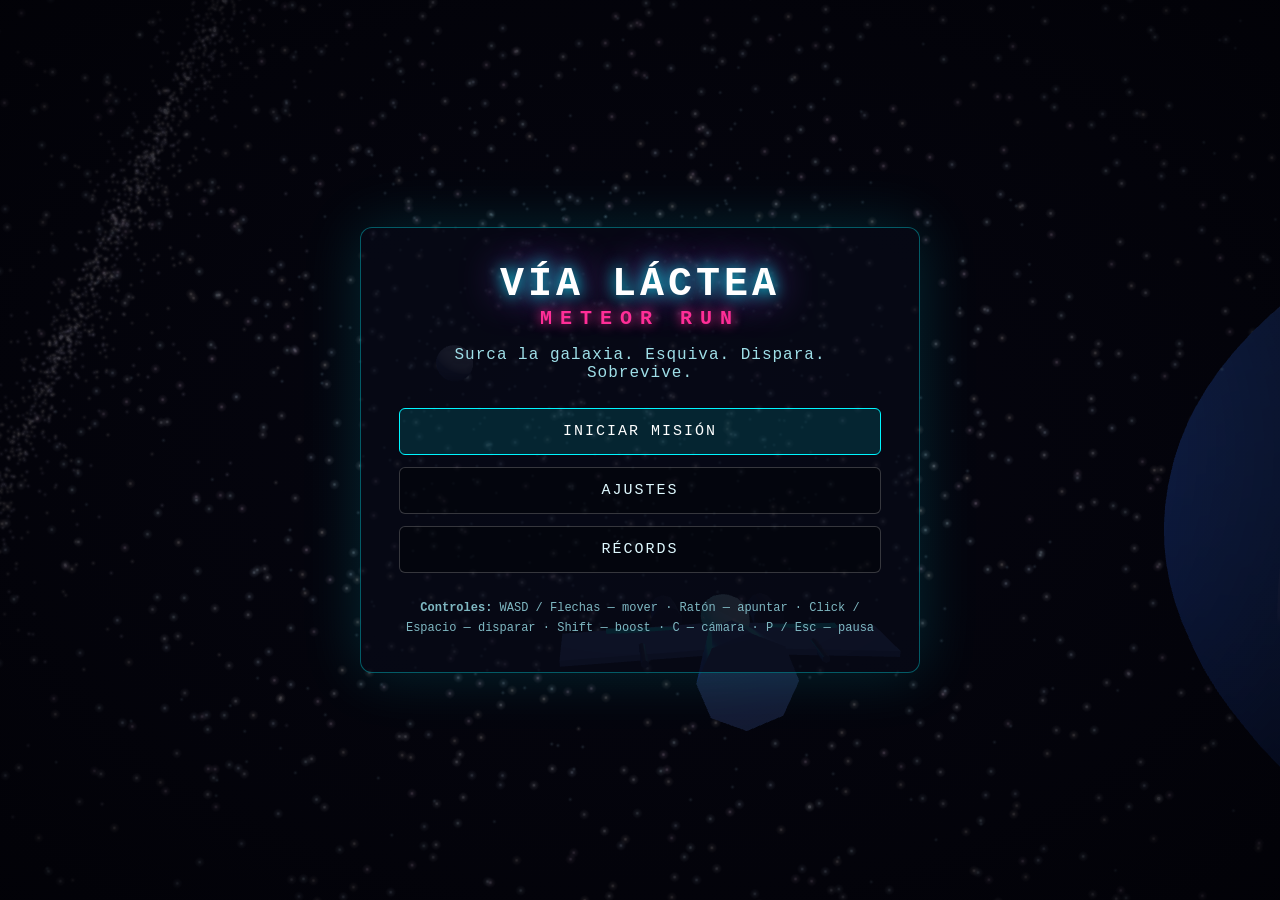
<file: mejor-juego/index.html>
<!DOCTYPE html>
<html lang="es">
<head>
<meta charset="UTF-8" />
<meta name="viewport" content="width=device-width,initial-scale=1" />
<title>Vía Láctea: Meteor Run — Arcade Space Shooter</title>
<meta name="description" content="Arcade 3D Space Shooter: viaja por la Vía Láctea entre planetas y estrellas destruyendo meteoritos." />
<link rel="icon" href="data:image/svg+xml,%3Csvg xmlns='http://www.w3.org/2000/svg' viewBox='0 0 100 100'%3E%3Ccircle cx='50' cy='50' r='45' fill='%23070714'/%3E%3Ccircle cx='40' cy='40' r='6' fill='%2300f6ff'/%3E%3Ccircle cx='65' cy='60' r='3' fill='%23ff2e97'/%3E%3C/svg%3E" />
<link rel="stylesheet" href="css/style.css" />
</head>
<body>
<canvas id="game-canvas"></canvas>

<!-- ============ HUD (in-game) ============ -->
<div id="hud" class="hidden">
  <div id="hud-top-left">
    <div class="bar-label">CASCO</div>
    <div class="bar hull-bar"><div id="hull-fill" class="bar-fill"></div></div>
    <div class="bar-label">ESCUDO</div>
    <div class="bar shield-bar"><div id="shield-fill" class="bar-fill"></div></div>
  </div>

  <div id="hud-top-right">
    <div id="score-label">PUNTUACIÓN</div>
    <div id="score-value">0</div>
    <div id="combo-value">x1</div>
  </div>

  <div id="hud-bottom-left">
    <div class="bar-label">VELOCIDAD / BOOST</div>
    <div class="bar boost-bar"><div id="boost-fill" class="bar-fill"></div></div>
    <div class="bar-label">ARMAS <span id="heat-warning" class="hidden">SOBRECALENTADO</span></div>
    <div class="bar heat-bar"><div id="heat-fill" class="bar-fill"></div></div>
  </div>

  <div id="hud-bottom-right">
    <div id="sector-label">PRÓXIMO DESTINO</div>
    <div id="distance-value">Tierra</div>
    <div id="target-distance">0 u</div>
  </div>

  <div id="crosshair">
    <div class="ch-line ch-h"></div>
    <div class="ch-line ch-v"></div>
    <div class="ch-ring"></div>
  </div>

  <div id="lock-markers"></div>

  <div id="powerup-toast" class="hidden"></div>
  <div id="damage-vignette"></div>
</div>

<!-- ============ MENÚ INICIO ============ -->
<div id="menu-start" class="screen">
  <div class="screen-inner">
    <h1>VÍA LÁCTEA<span>METEOR RUN</span></h1>
    <p class="tagline">Surca la galaxia. Esquiva. Dispara. Sobrevive.</p>
    <div class="menu-buttons">
      <button id="btn-start" class="btn-primary">INICIAR MISIÓN</button>
      <button id="btn-settings" class="btn-secondary">AJUSTES</button>
      <button id="btn-scores" class="btn-secondary">RÉCORDS</button>
    </div>
    <div class="controls-hint">
      <strong>Controles:</strong> WASD / Flechas — mover · Ratón — apuntar · Click / Espacio — disparar ·
      Shift — boost · C — cámara · P / Esc — pausa
    </div>
  </div>
</div>

<!-- ============ AJUSTES ============ -->
<div id="menu-settings" class="screen hidden">
  <div class="screen-inner">
    <h2>AJUSTES</h2>
    <label class="setting-row">
      <span>Volumen Música</span>
      <input type="range" id="opt-music" min="0" max="100" value="50" />
    </label>
    <label class="setting-row">
      <span>Volumen SFX</span>
      <input type="range" id="opt-sfx" min="0" max="100" value="70" />
    </label>
    <label class="setting-row">
      <span>Sensibilidad Cámara</span>
      <input type="range" id="opt-sens" min="10" max="100" value="50" />
    </label>
    <label class="setting-row">
      <span>Disparo Automático (mantener)</span>
      <input type="checkbox" id="opt-autofire" checked />
    </label>
    <div class="menu-buttons">
      <button id="btn-settings-back" class="btn-primary">VOLVER</button>
    </div>
  </div>
</div>

<!-- ============ RÉCORDS ============ -->
<div id="menu-scores" class="screen hidden">
  <div class="screen-inner">
    <h2>MEJORES PUNTUACIONES</h2>
    <ol id="scores-list" class="scores-list"></ol>
    <div class="menu-buttons">
      <button id="btn-scores-back" class="btn-primary">VOLVER</button>
    </div>
  </div>
</div>

<!-- ============ PAUSA ============ -->
<div id="menu-pause" class="screen hidden">
  <div class="screen-inner">
    <h2>PAUSA</h2>
    <div class="menu-buttons">
      <button id="btn-resume" class="btn-primary">CONTINUAR</button>
      <button id="btn-quit" class="btn-secondary">SALIR A MENÚ</button>
    </div>
  </div>
</div>

<!-- ============ GAME OVER ============ -->
<div id="menu-gameover" class="screen hidden">
  <div class="screen-inner">
    <h2 class="gameover-title">NAVE DESTRUIDA</h2>
    <div class="stats-grid">
      <div class="stat"><span class="stat-label">Puntuación Final</span><span id="go-score" class="stat-value">0</span></div>
      <div class="stat"><span class="stat-label">Meteoritos Destruidos</span><span id="go-kills" class="stat-value">0</span></div>
      <div class="stat"><span class="stat-label">Tiempo Sobrevivido</span><span id="go-time" class="stat-value">0s</span></div>
      <div class="stat"><span class="stat-label">Combo Máximo</span><span id="go-combo" class="stat-value">x1</span></div>
      <div class="stat"><span class="stat-label">Distancia Recorrida</span><span id="go-distance" class="stat-value">0 ly</span></div>
    </div>
    <div id="go-newrecord" class="hidden">¡NUEVO RÉCORD!</div>
    <div class="menu-buttons">
      <button id="btn-retry" class="btn-primary">REINTENTAR</button>
      <button id="btn-menu" class="btn-secondary">MENÚ PRINCIPAL</button>
    </div>
  </div>
</div>

<div id="loading-screen">
  <div class="loading-inner">
    <div class="loading-ship"></div>
    <div id="loading-text">Generando galaxia...</div>
  </div>
</div>

<script type="importmap">
{
  "imports": {
    "three": "./js/vendor/three.module.min.js"
  }
}
</script>
<script type="module" src="js/main.js"></script>
</body>
</html>
</file>
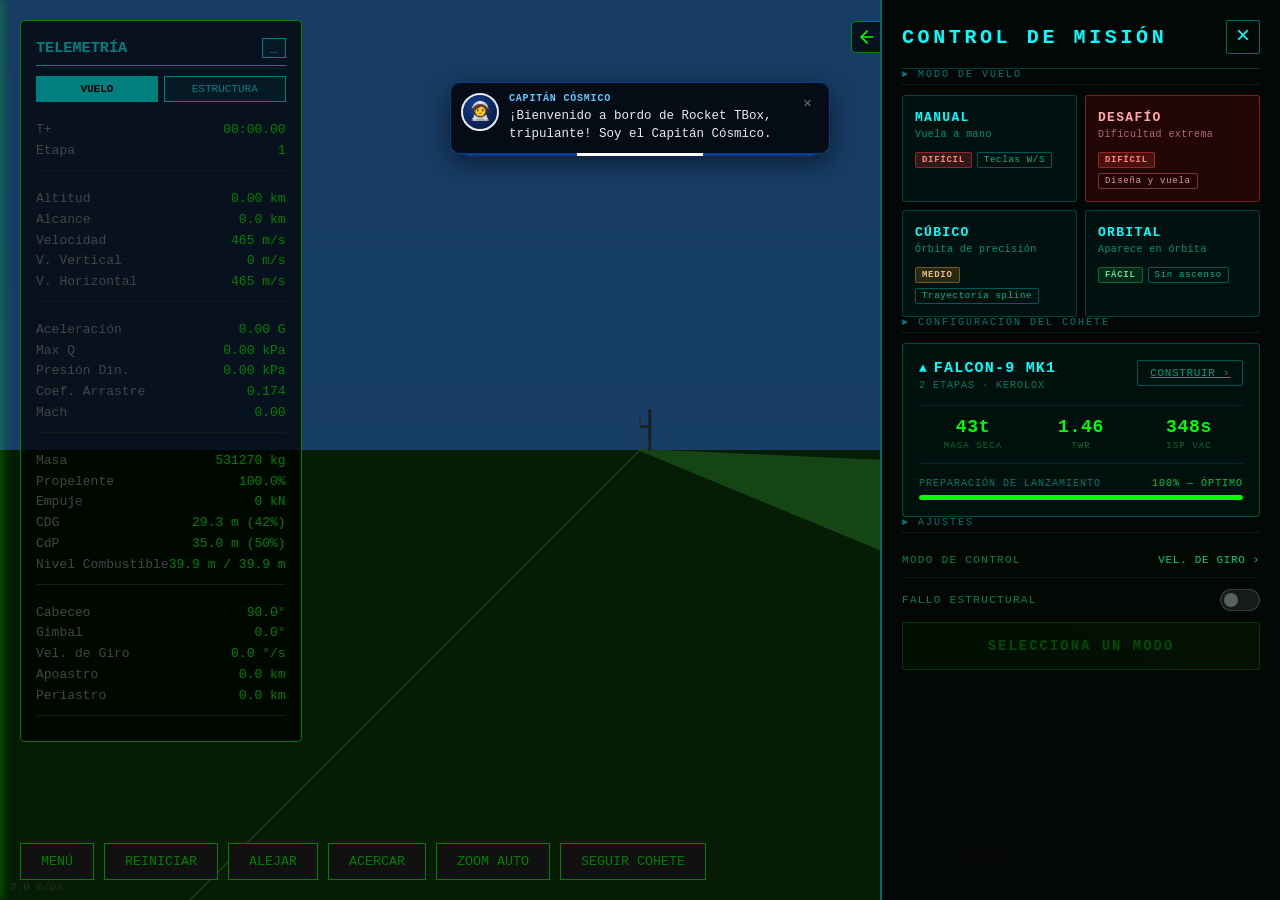
<file: rocket-tbox/index.html>
<!DOCTYPE html>
<html lang="es">
<head>
    <meta charset="UTF-8">
    <meta name="viewport" content="width=device-width, initial-scale=1.0, maximum-scale=1.0, user-scalable=no, viewport-fit=cover">
    <meta name="description" content="Simulador interactivo de lanzamiento de cohetes con física realista, modelado atmosférico y mecánica orbital. Visualiza lanzamientos desde la Tierra hasta la órbita.">
    <title>Rocket TBox · Simulador de Trayectoria de Cohetes</title>
    <link rel="stylesheet" href="css/styles.css">
</head>
<body>
    <canvas id="canvas"></canvas>

    <button id="mobile-menu-toggle" class="mobile-hamburger" aria-label="Alternar menú">
        <span></span>
        <span></span>
        <span></span>
    </button>

    <div id="top-links">
        <a href="../index.html#rocket-tbox" id="back-link" class="top-link" title="Volver a Nébula">
            <svg width="20" height="20" viewBox="0 0 24 24" fill="none" stroke="currentColor" stroke-width="2" stroke-linecap="round" stroke-linejoin="round"><line x1="19" y1="12" x2="5" y2="12"/><polyline points="12 19 5 12 12 5"/></svg>
        </a>
        <a href="builder.html" id="hangar-link" class="top-link" title="Hangar de Vehículos — construye tu propio cohete 🇸🇻">
            <svg width="22" height="22" viewBox="0 0 24 24" xmlns="http://www.w3.org/2000/svg">
                <path d="M2 20.5 L2 12 Q12 3.5 22 12 L22 20.5 Z" fill="#9aa4b2" stroke="#4b5563" stroke-width="1"/>
                <path d="M8.2 20.5 L8.2 13.3 Q12 10 15.8 13.3 L15.8 20.5 Z" fill="#0b3b8f"/>
                <path d="M8.2 20.5 L8.2 15.5 L15.8 15.5 L15.8 20.5 Z" fill="#e8ecf2"/>
                <path d="M8.2 20.5 L8.2 18 L15.8 18 L15.8 20.5 Z" fill="#0b3b8f"/>
                <line x1="19.5" y1="3" x2="19.5" y2="10.5" stroke="#94a3b8" stroke-width="0.9"/>
                <path d="M19.5 3.2 L23 4.3 L19.5 5.4 Z" fill="#0b3b8f"/>
            </svg>
        </a>
        <a href="about.html" id="docs-link" class="top-link" title="Cómo funciona y documentación">
            <svg width="24" height="24" viewBox="0 0 24 24" fill="none" stroke="currentColor" stroke-width="2" stroke-linecap="round" stroke-linejoin="round"><path d="M14 2H6a2 2 0 0 0-2 2v16a2 2 0 0 0 2 2h12a2 2 0 0 0 2-2V8z"/><polyline points="14 2 14 8 20 8"/><line x1="16" y1="13" x2="8" y2="13"/><line x1="16" y1="17" x2="8" y2="17"/><line x1="10" y1="9" x2="8" y2="9"/></svg>
        </a>
    </div>

    <div id="tminus-display">
        <div class="tminus-time" id="tminus-time">T- 00:00</div>
        <div class="tminus-event" id="tminus-event-name">Próximo evento</div>
    </div>

    <div id="telemetry">
        <h3>
            <span>TELEMETRÍA</span>
            <button type="button" id="telemetry-collapse-btn" class="telemetry-collapse-btn" title="Minimizar telemetría">_</button>
        </h3>
        <div class="telemetry-tabs">
            <button id="telemetry-tab-flight" class="telemetry-tab active">VUELO</button>
            <button id="telemetry-tab-structural" class="telemetry-tab">ESTRUCTURA</button>
        </div>
        <div id="telemetry-flight-content">
        <div class="section">
            <div><span class="label">T+</span><span class="value" id="time">00:00:00</span></div>
            <div><span class="label">Etapa</span><span class="value" id="stage">1</span></div>
        </div>
        <div class="section">
            <div><span class="label">Altitud</span><span class="value" id="altitude">0 km</span></div>
            <div><span class="label">Alcance</span><span class="value" id="downrange">0 km</span></div>
            <div><span class="label">Velocidad</span><span class="value" id="velocity">0 m/s</span></div>
            <div><span class="label">V. Vertical</span><span class="value" id="vvel">0 m/s</span></div>
            <div><span class="label">V. Horizontal</span><span class="value" id="hvel">0 m/s</span></div>
        </div>
        <div class="section">
            <div><span class="label">Aceleración</span><span class="value" id="accel">0 G</span></div>
            <div><span class="label">Max Q</span><span class="value" id="maxq">0 kPa</span></div>
            <div><span class="label">Presión Din.</span><span class="value" id="dynpress">0 kPa</span></div>
            <div><span class="label">Coef. Arrastre</span><span class="value" id="dragcoeff">0.00</span></div>
            <div><span class="label">Mach</span><span class="value" id="mach">0.00</span></div>
        </div>
        <div class="section">
            <div><span class="label">Masa</span><span class="value" id="mass">0 kg</span></div>
            <div><span class="label">Propelente</span><span class="value" id="propellant">0%</span></div>
            <div><span class="label">Empuje</span><span class="value" id="thrust">0 kN</span></div>
            <div><span class="label">CDG</span><span class="value" id="cog">0.0 m</span></div>
            <div><span class="label">CdP</span><span class="value" id="cop">0.0 m</span></div>
            <div><span class="label">Nivel Combustible</span><span class="value" id="fuel-level">0.0 m</span></div>
        </div>
        <div class="section">
            <div><span class="label">Cabeceo</span><span class="value" id="pitch">90°</span></div>
            <div><span class="label">Gimbal</span><span class="value" id="gimbal">0.0°</span></div>
            <div><span class="label">Vel. de Giro</span><span class="value" id="turn-rate">0.0 °/s</span></div>
            <div><span class="label">Apoastro</span><span class="value" id="apoapsis">0 km</span></div>
            <div><span class="label">Periastro</span><span class="value" id="periapsis">0 km</span></div>
        </div>
        </div>
        <div id="telemetry-structural-dock" class="telemetry-structural-dock" hidden>
            <div id="structural-panel" class="structural-panel structural-panel--docked">
                <div class="structural-panel-header" id="structural-panel-header" title="Arrastra para mover">
                    <span class="structural-panel-grip" aria-hidden="true">⋮⋮</span>
                    <span class="structural-panel-title">ESTRUCTURA</span>
                    <button type="button" id="structural-panel-dock-btn" class="structural-panel-dock-btn" title="Desanclar panel">⧉</button>
                </div>
                <div id="telemetry-structural-content">
                    <div class="section telemetry-structural-diagram-section">
                        <div class="telemetry-structural-diagram-title">MAPA DE ESFUERZOS</div>
                        <canvas id="telemetry-rocket-canvas" width="160" height="300"></canvas>
                    </div>
                    <div id="structural-sections-panel">
                        <!-- Poblado dinámicamente por telemetry.js -->
                    </div>
                </div>
            </div>
        </div>
    </div>

    <div id="events">
        <h3>
            <span>EVENTOS DE MISIÓN</span>
            <button type="button" id="events-collapse-btn" class="events-collapse-btn" title="Minimizar eventos de misión">_</button>
        </h3>
        <div id="event-list"></div>
    </div>

    <div id="pitch-program">
        <h3>PROGRAMA DE CABECEO</h3>
        <div><span class="label">Objetivo:</span> <span id="target-pitch">90°</span></div>
        <div><span class="label">Actual:</span> <span id="current-pitch">90°</span></div>
        <div class="pitch-bar">
            <div class="pitch-indicator" id="pitch-bar"></div>
        </div>
    </div>

    <div id="guidance-info" style="display: none; color: #0ff; font-size: 11px; margin: 10px; padding: 8px; background: rgba(0, 255, 255, 0.1); border: 1px solid #0ff; border-radius: 4px; text-align: center;">
    </div>

    <div id="controls">
        <button id="menu-btn">MENÚ</button>
        <button id="reset-btn">REINICIAR</button>
        <button id="zoom-out-btn">ALEJAR</button>
        <button id="zoom-in-btn">ACERCAR</button>
        <button id="zoom-auto-btn">ZOOM AUTO</button>
        <button id="camera-btn">SEGUIR COHETE</button>
    </div>

    <!-- Botones de acción rápida (lanzar, pausa, velocidad) - abajo a la derecha -->
    <div id="quick-actions">
        <button id="speed-btn">1x</button>
        <button id="launch-btn">LANZAR</button>
        <button id="pause-btn" style="display: none;">PAUSA</button>
    </div>

    <div id="menu-panel" style="display: none;">
        <div class="menu-header">
            <h2>CONTROL DE MISIÓN</h2>
            <button id="menu-close-btn" class="menu-close">×</button>
        </div>

        <!-- ► MODO DE VUELO -->
        <div class="menu-sg">
            <div class="menu-sg-label">► MODO DE VUELO</div>
            <div class="menu-mode-grid">
                <button class="menu-mode-card" data-mode="manual">
                    <div class="menu-mode-card-label">MANUAL</div>
                    <div class="menu-mode-card-sub">Vuela a mano</div>
                    <div class="menu-mode-badges">
                        <span class="mode-badge mode-badge--hard">DIFÍCIL</span>
                        <span class="mode-badge mode-badge--tag">Teclas W/S</span>
                    </div>
                </button>
                <button type="button" class="menu-mode-card menu-mode-card--challenge" id="challenge-card">
                    <div class="menu-mode-card-label" id="challenge-card-label">DESAFÍO</div>
                    <div class="menu-mode-card-sub" id="challenge-card-sub">Dificultad extrema</div>
                    <div class="menu-mode-badges">
                        <span class="mode-badge mode-badge--hard" id="challenge-card-badge-main">DIFÍCIL</span>
                        <span class="mode-badge mode-badge--tag" id="challenge-card-badge-sub">Diseña y vuela</span>
                    </div>
                </button>
                <button class="menu-mode-card" data-mode="cubic">
                    <div class="menu-mode-card-label">CÚBICO</div>
                    <div class="menu-mode-card-sub">Órbita de precisión</div>
                    <div class="menu-mode-badges">
                        <span class="mode-badge mode-badge--medium">MEDIO</span>
                        <span class="mode-badge mode-badge--tag">Trayectoria spline</span>
                    </div>
                </button>
                <button class="menu-mode-card" data-mode="orbital">
                    <div class="menu-mode-card-label">ORBITAL</div>
                    <div class="menu-mode-card-sub">Aparece en órbita</div>
                    <div class="menu-mode-badges">
                        <span class="mode-badge mode-badge--easy">FÁCIL</span>
                        <span class="mode-badge mode-badge--tag">Sin ascenso</span>
                    </div>
                </button>
            </div>
            <div id="menu-challenge-active-note" class="menu-challenge-active-note" style="display:none">
                Desafío activo: fuerzas aerodinámicas, control por gimbal y explosión estructural al fallar. Usa el modo Manual — Orbital no está disponible.
            </div>
            <!-- Caja unificada de info de modo + configuración -->
            <div id="mode-info-box" class="menu-mode-infobox" style="display:none">
                <div class="menu-mode-info" data-mode="manual" style="display:none">
                    <p class="menu-mode-infotext">Usa las teclas W/S para controlar el ángulo de cabeceo. El sistema de guiado ofrece recomendaciones de rumbo. Techo de habilidad alto — control total sobre la trayectoria.</p>
                </div>
                <input type="number" id="target-altitude-input" value="500" min="150" max="2000" step="50" hidden aria-hidden="true">
                <div class="menu-mode-info" data-mode="cubic" style="display:none">
                    <p class="menu-mode-infotext">Un solver de Gauss-Newton calcula el perfil cúbico óptimo de ángulo de empuje para alcanzar la órbita objetivo. El resultado del solver se imprime en la consola.</p>
                    <div class="menu-input-group">
                        <label for="cubic-altitude-input">Altitud Objetivo (km)</label>
                        <input type="number" id="cubic-altitude-input" value="500" min="150" max="2000" step="50">
                    </div>
                </div>
                <div class="menu-mode-info" data-mode="orbital" style="display:none">
                    <p class="menu-mode-infotext">Sáltate la fase de lanzamiento — aparece directamente en una órbita circular con combustible limitado. Ideal para practicar quemados, cambios de plano y encuentros orbitales.</p>
                    <div class="menu-preset-buttons">
                        <button class="preset-btn" data-altitude="200">200 km</button>
                        <button class="preset-btn" data-altitude="400">400 km</button>
                        <button class="preset-btn active" data-altitude="500">500 km</button>
                        <button class="preset-btn" data-altitude="600">600 km</button>
                        <button class="preset-btn" data-altitude="800">800 km</button>
                    </div>
                </div>
            </div>
        </div>

        <!-- ► CONFIGURACIÓN DEL COHETE -->
        <div class="menu-sg">
            <div class="menu-sg-label">► CONFIGURACIÓN DEL COHETE</div>
            <div class="menu-rocket-card">
                <div class="menu-rocket-top">
                    <div>
                        <div class="menu-rocket-name">
                            <span class="menu-rocket-icon">▲</span>
                            <span id="menu-rocket-title">FALCON-9 MK1</span>
                        </div>
                        <div class="menu-rocket-meta" id="menu-rocket-meta">2 ETAPAS · KEROLOX</div>
                    </div>
                    <div class="menu-build-btn-group">
                        <button id="reset-rocket-btn" class="menu-reset-rocket-btn" style="display:none" title="Restaurar cohete por defecto">REINICIAR</button>
                        <a href="builder.html" id="build-rocket-btn" class="menu-build-inline-btn">CONSTRUIR ›</a>
                    </div>
                </div>
                <div class="menu-rocket-stats">
                    <div class="menu-rocket-stat">
                        <div class="menu-rocket-stat-val" id="menu-stat-drymass">—</div>
                        <div class="menu-rocket-stat-label">MASA SECA</div>
                    </div>
                    <div class="menu-rocket-stat">
                        <div class="menu-rocket-stat-val" id="menu-stat-twr">—</div>
                        <div class="menu-rocket-stat-label">TWR</div>
                    </div>
                    <div class="menu-rocket-stat">
                        <div class="menu-rocket-stat-val" id="menu-stat-isp">—</div>
                        <div class="menu-rocket-stat-label">ISP VAC</div>
                    </div>
                </div>
                <div class="menu-readiness">
                    <div class="menu-readiness-header">
                        <span>PREPARACIÓN DE LANZAMIENTO</span>
                        <span id="menu-readiness-label">—</span>
                    </div>
                    <div class="menu-readiness-bg">
                        <div class="menu-readiness-fill" id="menu-readiness-fill" style="width:0%"></div>
                    </div>
                </div>
            </div>
            <div id="menu-advisory" class="menu-advisory" style="display:none">
                <span class="menu-advisory-icon">⚠</span>
                <span id="menu-advisory-text"></span>
            </div>
        </div>

        <!-- ► AJUSTES -->
        <div class="menu-sg" id="menu-settings-section">
            <div class="menu-sg-label">► AJUSTES</div>
            <div class="menu-settings-list">
                <div class="menu-srow menu-srow--clickable" id="settings-control-mode-row">
                    <span class="menu-srow-key">MODO DE CONTROL</span>
                    <span class="menu-srow-val" id="settings-control-mode-val">VEL. DE GIRO ›</span>
                </div>
                <div class="menu-srow" id="aero-forces-setting" style="display:none">
                    <span class="menu-srow-key">FUERZAS AERODINÁMICAS</span>
                    <label class="menu-toggle">
                        <input type="checkbox" id="aero-forces-toggle">
                        <span class="menu-toggle-track"></span>
                    </label>
                </div>
                <div class="menu-srow">
                    <span class="menu-srow-key">FALLO ESTRUCTURAL</span>
                    <label class="menu-toggle">
                        <input type="checkbox" id="struct-fail-toggle">
                        <span class="menu-toggle-track"></span>
                    </label>
                </div>
            </div>
            <!-- Botones originales ocultos, preservados para input.js -->
            <div style="display:none">
                <button id="control-turnrate-btn" class="toggle-btn active">Vel. de Giro</button>
                <button id="control-gimbal-btn" class="toggle-btn">Gimbal</button>
                <button id="aero-forces-off-btn" class="toggle-btn active">Off</button>
                <button id="aero-forces-on-btn" class="toggle-btn">On</button>
                <button id="struct-fail-warn-btn" class="toggle-btn active">Avisar</button>
                <button id="struct-fail-terminate-btn" class="toggle-btn">Terminar</button>
                <p id="control-mode-description"></p>
                <p id="aero-forces-description"></p>
            </div>
        </div>

        <!-- Lanzar -->
        <button id="menu-launch-btn" class="menu-launch-btn" disabled>SELECCIONA UN MODO</button>

        <!-- Botones de inicio ocultos, preservados por compatibilidad con JS -->
        <button id="start-manual-btn" style="display:none">INICIAR MANUAL</button>
        <button id="start-guided-btn" style="display:none">INICIAR GUIADO</button>
        <button id="start-cubic-btn" style="display:none">INICIAR CÚBICO</button>
        <button id="start-orbital-btn" style="display:none">APARECER EN ÓRBITA</button>
    </div>

    <div id="menu-overlay" style="display: none;"></div>

    <div id="failure-dialog" class="failure-dialog" role="dialog" aria-labelledby="failure-dialog-title" aria-modal="true" hidden>
        <div class="failure-dialog-card">
            <h2 id="failure-dialog-title" class="failure-dialog-title">FALLO DE MISIÓN</h2>
            <p id="failure-dialog-message" class="failure-dialog-message">Vehículo destruido.</p>
            <div class="failure-dialog-actions">
                <button type="button" id="failure-restart-btn" class="failure-dialog-btn failure-dialog-btn--primary">REINICIAR</button>
                <button type="button" id="failure-alt-btn" class="failure-dialog-btn">IR AL MENÚ</button>
            </div>
        </div>
    </div>

    <!-- Panel de UI móvil (se desliza desde la izquierda) -->
    <div id="mobile-ui-panel" class="mobile-ui-panel">
        <div id="mobile-controls-container"></div>
        <div id="mobile-github-container"></div>
        <div id="mobile-pitch-container"></div>
    </div>

    <div id="manual-pitch-controls" style="display: none;">
        <h3 id="manual-control-title">CONTROL MANUAL DE CABECEO</h3>
        <div class="pitch-display">
            <div id="manual-pitch-display">90°</div>
            <div id="manual-gimbal-display" style="display: none;">Gimbal: 0.0°</div>
            <div id="guidance-recommendation" class="guidance-recommendation" style="display: none;">
                Guiado: <span id="guidance-rec-value">90°</span>
            </div>
        </div>
        <div class="pitch-buttons">
            <button id="pitch-up-btn">↑ SUBIR CABECEO<br>(Tecla W)</button>
            <button id="pitch-down-btn">↓ BAJAR CABECEO<br>(Tecla S)</button>
        </div>
    </div>

    <div id="burn-controls" style="display: none;">
        <h3>QUEMADOS ORBITALES</h3>
        <div id="burn-status">
            <div>Mantén el botón para quemar</div>
        </div>
        <div id="burn-btn-grid">
            <button id="refuel-btn">REPOSTAR (5000 kg)</button>
            <button id="burn-prograde-btn">PROGRADO</button>
            <button id="burn-retrograde-btn">RETRÓGRADO</button>
            <button id="burn-normal-btn">NORMAL</button>
            <button id="burn-anti-normal-btn">ANTI-NORMAL</button>
            <button id="burn-radial-btn">RADIAL</button>
            <button id="burn-anti-radial-btn">ANTI-RADIAL</button>
        </div>
    </div>

    <div id="structural-panel-float-root"></div>

    <div id="cosmic-captain" class="cosmic-captain" hidden>
        <div class="cosmic-captain-avatar" aria-hidden="true">
            <span class="cosmic-captain-avatar-placeholder">🧑‍🚀</span>
        </div>
        <div class="cosmic-captain-bubble">
            <div class="cosmic-captain-name">CAPITÁN CÓSMICO</div>
            <div class="cosmic-captain-text" id="cosmic-captain-text"></div>
        </div>
        <button type="button" id="cosmic-captain-close" class="cosmic-captain-close" aria-label="Cerrar" title="Cerrar">×</button>
    </div>

    <script type="module" src="js/main.js"></script>
</body>
</html>
</file>
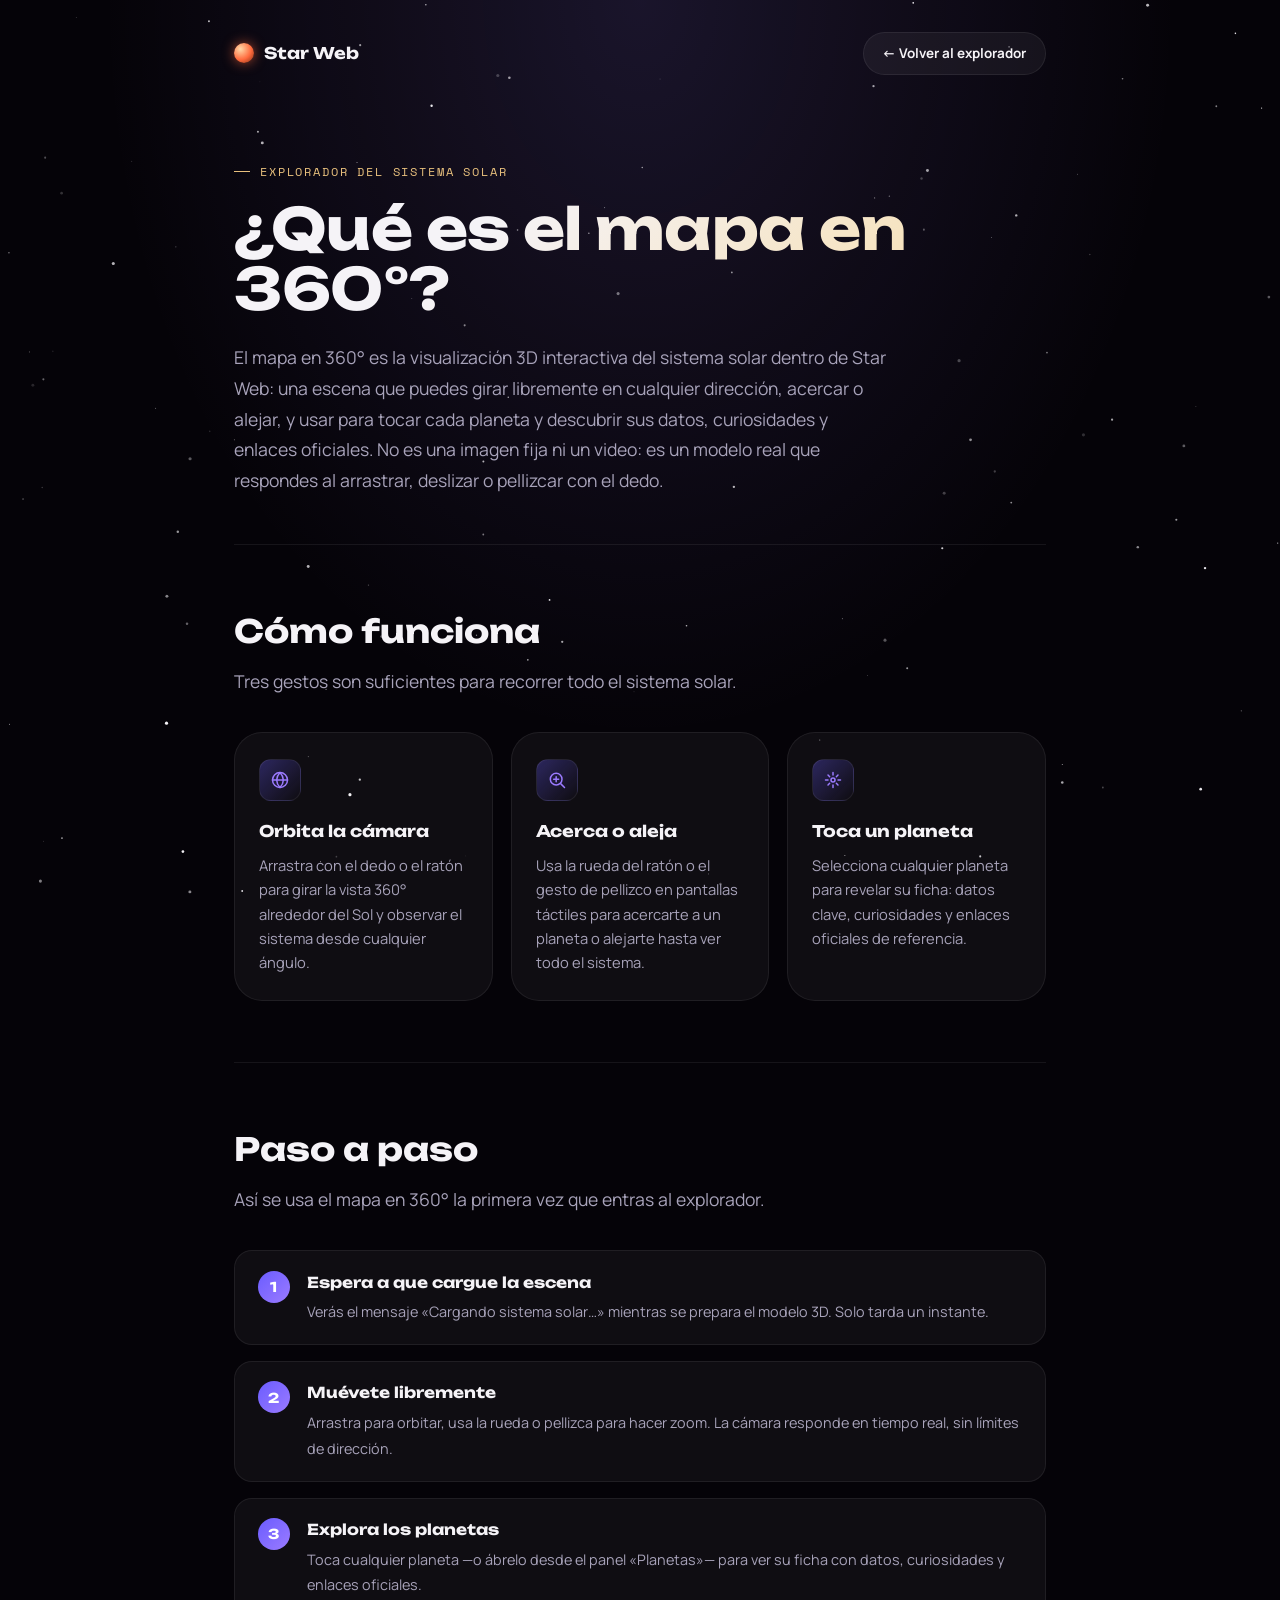
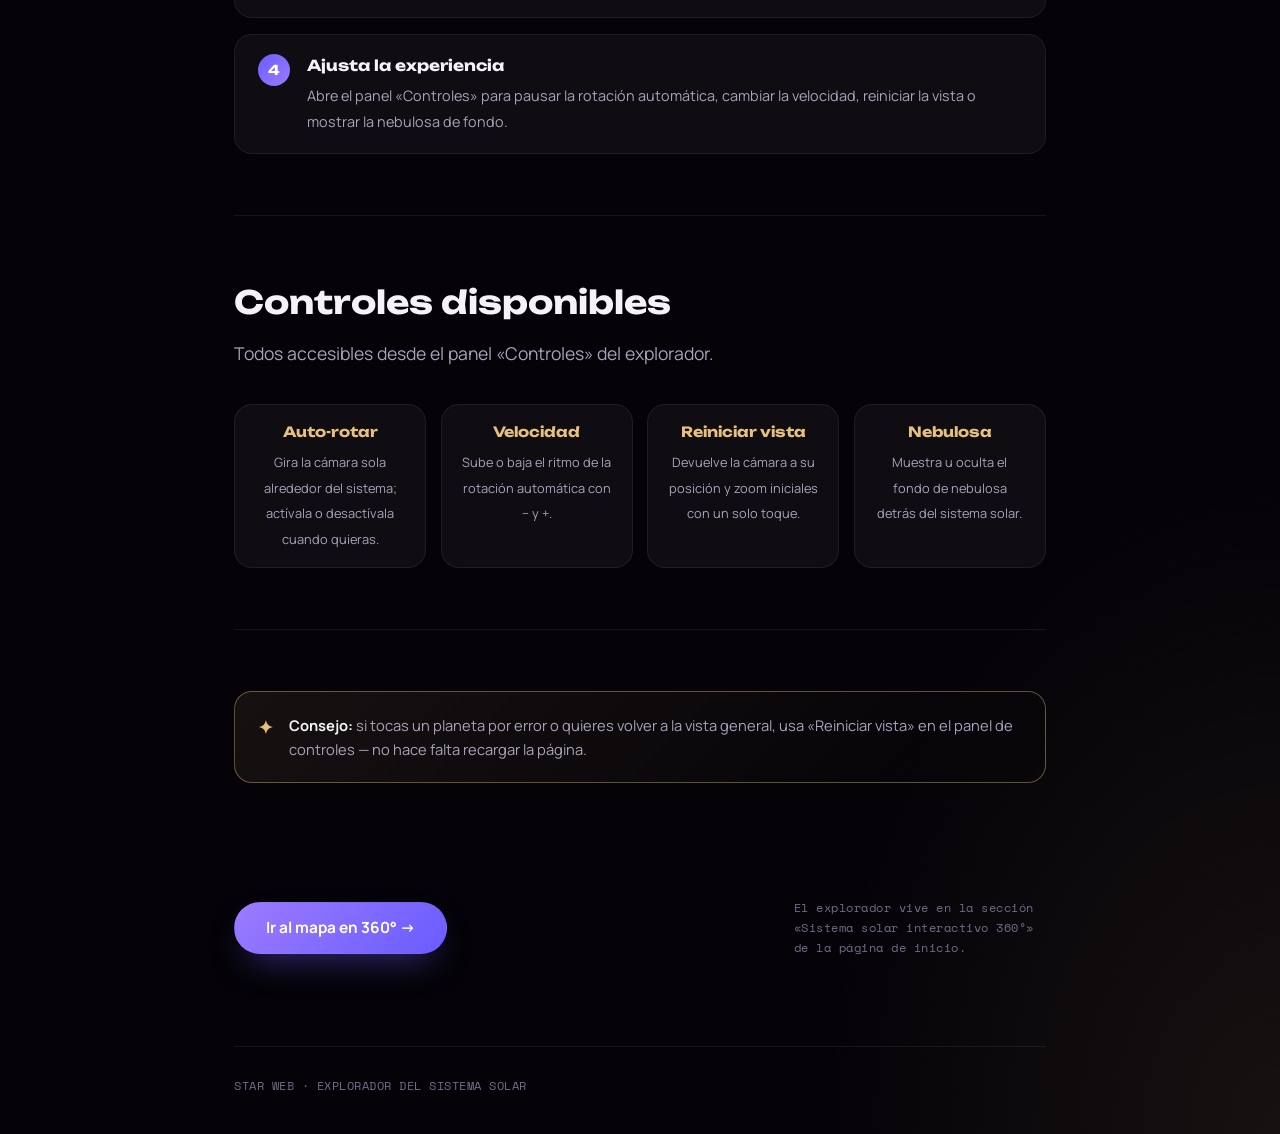
<file: mapa-360.html>
<!DOCTYPE html>
<html lang="es">
<head>
<meta charset="UTF-8">
<meta name="viewport" content="width=device-width, initial-scale=1.0">
<title>¿Qué es el mapa en 360°? · Star Web</title>
<meta name="description" content="Descubre cómo funciona el mapa en 360° del explorador del sistema solar de Star Web: orbita, haz zoom y toca cada planeta para revelar sus datos.">
<link rel="icon" href="data:image/svg+xml,%3Csvg xmlns='http://www.w3.org/2000/svg' viewBox='0 0 100 100'%3E%3Ccircle cx='50' cy='50' r='45' fill='%23FF6A3D'/%3E%3C/svg%3E">
<link rel="preconnect" href="https://fonts.googleapis.com">
<link rel="preconnect" href="https://fonts.gstatic.com" crossorigin>
<link href="https://fonts.googleapis.com/css2?family=Cormorant+Garamond:ital,wght@0,500;0,600;1,500;1,600&family=Manrope:wght@400;500;600;700;800&family=Space+Mono:wght@400;700&family=Unbounded:wght@500;700;900&display=swap" rel="stylesheet">
<style>
  :root{
    --void:#050308;
    --void-2:#0a0714;
    --indigo:#130e24;
    --indigo-border:rgba(255,255,255,.13);
    --surface: rgba(255,255,255,0.045);
    --surface-strong: rgba(255,255,255,0.09);
    --line: rgba(255,255,255,0.13);
    --line-soft: rgba(255,255,255,0.07);
    --ink:#f5f3f7;
    --ink-dim:#a8a3ba;
    --ink-faint:#726c88;
    --violet:#6a5cff;
    --violet-soft:#9b7bff;
    --violet-dim: rgba(106,92,255,.32);
    --ember:#ff6a3d;
    --gold:#e8c07d;
    --gold-soft:#f6dba4;
    --gold-dim: rgba(232,192,125,0.4);
    --radius-lg: 28px;
    --radius-md: 18px;
    --radius-full: 999px;
    --ease: cubic-bezier(.16,1,.3,1);
  }
  *{ box-sizing:border-box; margin:0; padding:0; }
  html{ scroll-behavior:smooth; background:var(--void); color-scheme:dark; }
  body{
    background:
      radial-gradient(ellipse 70% 45% at 50% 0%, rgba(155,123,255,.14), transparent 60%),
      radial-gradient(ellipse 60% 40% at 100% 100%, rgba(232,192,125,.08), transparent 60%),
      var(--void);
    color:var(--ink);
    font-family:'Manrope',-apple-system,BlinkMacSystemFont,sans-serif;
    line-height:1.6;
    overflow-x:hidden;
    -webkit-font-smoothing:antialiased;
    min-height:100vh;
    position:relative;
  }
  canvas#stars{ position:fixed; inset:0; z-index:0; pointer-events:none; }
  img,svg{ display:block; max-width:100%; }
  a{ color:inherit; text-decoration:none; }
  button{ font-family:inherit; cursor:pointer; }
  ::selection{ background:var(--ember); color:#0b0716; }

  .wrap{ position:relative; z-index:1; max-width:920px; margin:0 auto; padding:0 clamp(1.2rem,5vw,3.4rem); }

  .top-nav{
    display:flex; align-items:center; justify-content:space-between; gap:1rem;
    padding: clamp(1.4rem,3vw,2rem) 0 0;
  }
  .brand{ display:flex; align-items:center; gap:0.6rem; font-family:'Unbounded',sans-serif; font-weight:700; font-size:1rem; }
  .brand-mark{ width:20px; height:20px; border-radius:50%; background:radial-gradient(circle at 32% 30%, #ffd9a8, var(--ember) 55%, #7a2c12 100%); box-shadow:0 0 14px -2px var(--ember); }
  .back-link{
    display:inline-flex; align-items:center; gap:0.5rem; font-size:0.84rem; font-weight:700;
    padding:0.6rem 1.15rem; border-radius:var(--radius-full);
    background:rgba(255,255,255,0.05); border:1px solid var(--line-soft); color:var(--ink);
    transition:background-color .3s var(--ease), border-color .3s var(--ease), transform .3s var(--ease);
  }
  .back-link:hover{ background:rgba(255,255,255,0.12); border-color:var(--line); transform:translateY(-2px); }

  .eyebrow{
    font-family:'Space Mono', monospace;
    font-size:11.5px;
    letter-spacing:0.16em;
    text-transform:uppercase;
    color:var(--gold);
    display:flex; align-items:center; gap:0.6rem;
  }
  .eyebrow::before{ content:''; width:16px; height:1px; background:var(--gold); }

  .hero{ padding: clamp(3rem,8vw,5.5rem) 0 clamp(2rem,5vw,3rem); }
  .hero h1{
    font-family:'Unbounded', sans-serif; font-weight:700; letter-spacing:-0.01em; line-height:1.05;
    font-size:clamp(2.1rem, 5.6vw, 3.6rem);
    margin:1.1rem 0 1.4rem;
    background:linear-gradient(135deg, var(--ink) 30%, var(--gold-soft));
    -webkit-background-clip:text; background-clip:text; color:transparent;
  }
  .lede{ color:var(--ink-dim); font-size:1.1rem; line-height:1.75; max-width:60ch; }

  .band{ padding: clamp(2.6rem,6vw,3.8rem) 0; border-top:1px solid var(--line-soft); }
  .band h2{ font-family:'Unbounded',sans-serif; font-weight:700; font-size:clamp(1.5rem,3.2vw,2rem); margin-bottom:0.6rem; }
  .band .lede{ margin-bottom:2.2rem; }

  .grid{ display:grid; grid-template-columns:repeat(3,1fr); gap:1.1rem; }
  @media (max-width:760px){ .grid{ grid-template-columns:1fr; } }

  .card{
    background:var(--surface); border:1px solid var(--line-soft); border-radius:var(--radius-lg);
    padding:1.6rem 1.5rem;
    transition:background .35s var(--ease), transform .35s var(--ease), border-color .35s var(--ease);
  }
  .card:hover{ background:var(--surface-strong); transform:translateY(-4px); border-color:var(--line); }
  .card-icon{
    width:42px; height:42px; border-radius:12px; margin-bottom:1.1rem;
    display:flex; align-items:center; justify-content:center;
    background:linear-gradient(135deg, var(--violet-dim), transparent);
    border:1px solid var(--line-soft); color:var(--violet-soft);
  }
  .card-icon svg{ width:20px; height:20px; }
  .card h3{ font-family:'Unbounded',sans-serif; font-weight:700; font-size:1rem; margin-bottom:0.55rem; }
  .card p{ color:var(--ink-dim); font-size:0.92rem; line-height:1.65; }

  .steps{ display:flex; flex-direction:column; gap:1rem; }
  .step{
    display:flex; gap:1.1rem; align-items:flex-start;
    background:var(--surface); border:1px solid var(--line-soft); border-radius:var(--radius-md);
    padding:1.2rem 1.4rem;
  }
  .step-num{
    flex:0 0 auto; width:32px; height:32px; border-radius:50%;
    background:linear-gradient(135deg, var(--violet), var(--violet-soft)); color:#fff;
    display:flex; align-items:center; justify-content:center;
    font-family:'Unbounded',sans-serif; font-weight:700; font-size:0.85rem;
  }
  .step-text b{ display:block; font-family:'Unbounded',sans-serif; font-size:0.94rem; margin-bottom:0.3rem; }
  .step-text span{ color:var(--ink-dim); font-size:0.9rem; line-height:1.6; }

  .toggle-grid{ display:grid; grid-template-columns:repeat(4,1fr); gap:0.9rem; }
  @media (max-width:760px){ .toggle-grid{ grid-template-columns:repeat(2,1fr); } }
  .toggle-chip{
    background:var(--surface); border:1px solid var(--line-soft); border-radius:var(--radius-md);
    padding:1rem 1.1rem; text-align:center;
  }
  .toggle-chip b{ display:block; font-family:'Unbounded',sans-serif; font-size:0.88rem; margin-bottom:0.35rem; color:var(--gold); }
  .toggle-chip span{ font-size:0.8rem; color:var(--ink-dim); line-height:1.5; }

  .tip{
    display:flex; gap:1rem; align-items:flex-start;
    background:linear-gradient(135deg, rgba(232,192,125,0.08), transparent);
    border:1px solid var(--gold-dim); border-radius:var(--radius-md);
    padding:1.3rem 1.4rem;
  }
  .tip-mark{ font-family:'Unbounded',sans-serif; font-weight:900; color:var(--gold); font-size:1.1rem; flex:0 0 auto; }
  .tip p{ color:var(--ink-dim); font-size:0.92rem; line-height:1.65; }
  .tip strong{ color:var(--ink); }

  .cta{
    display:flex; flex-wrap:wrap; align-items:center; justify-content:space-between; gap:1.4rem;
    padding: clamp(2.4rem,6vw,3.4rem) 0 clamp(4rem,8vw,5.5rem);
  }
  .btn{
    display:inline-flex; align-items:center; justify-content:center; gap:0.5rem;
    height:52px; padding:0 1.9rem; border-radius:var(--radius-full);
    font-family:'Manrope',sans-serif; font-size:0.96rem; font-weight:700;
    background:linear-gradient(135deg, var(--violet-soft), var(--violet));
    color:#fff; border:1px solid transparent;
    box-shadow:0 16px 34px -14px rgba(106,92,255,0.55);
    transition:transform .35s var(--ease), box-shadow .35s var(--ease), filter .35s var(--ease);
  }
  .btn:hover{ transform:translateY(-2px); filter:brightness(1.06); box-shadow:0 22px 40px -14px rgba(106,92,255,0.7); }
  .cta-note{ color:var(--ink-faint); font-family:'Space Mono',monospace; font-size:0.78rem; letter-spacing:0.04em; max-width:36ch; }

  footer{ border-top:1px solid var(--line-soft); padding: 1.8rem 0 2.4rem; }
  footer p{ color:var(--ink-faint); font-size:0.78rem; font-family:'Space Mono',monospace; letter-spacing:0.04em; }
</style>
</head>
<body>
<canvas id="stars" aria-hidden="true"></canvas>

<div class="wrap">

  <nav class="top-nav">
    <div class="brand"><span class="brand-mark" aria-hidden="true"></span> Star Web</div>
    <a class="back-link" href="index.html#explorador">← Volver al explorador</a>
  </nav>

  <header class="hero">
    <p class="eyebrow">Explorador del sistema solar</p>
    <h1>¿Qué es el mapa en 360°?</h1>
    <p class="lede">
      El mapa en 360° es la visualización 3D interactiva del sistema solar dentro de Star Web:
      una escena que puedes girar libremente en cualquier dirección, acercar o alejar, y usar
      para tocar cada planeta y descubrir sus datos, curiosidades y enlaces oficiales. No es una
      imagen fija ni un video: es un modelo real que respondes al arrastrar, deslizar o pellizcar
      con el dedo.
    </p>
  </header>

  <section class="band">
    <h2>Cómo funciona</h2>
    <p class="lede">Tres gestos son suficientes para recorrer todo el sistema solar.</p>
    <div class="grid">
      <div class="card">
        <div class="card-icon">
          <svg viewBox="0 0 24 24" fill="none" stroke="currentColor" stroke-width="1.8" stroke-linecap="round" stroke-linejoin="round"><circle cx="12" cy="12" r="9"/><path d="M3 12h18M12 3c2.5 2.7 4 6 4 9s-1.5 6.3-4 9c-2.5-2.7-4-6-4-9s1.5-6.3 4-9z"/></svg>
        </div>
        <h3>Orbita la cámara</h3>
        <p>Arrastra con el dedo o el ratón para girar la vista 360° alrededor del Sol y observar el sistema desde cualquier ángulo.</p>
      </div>
      <div class="card">
        <div class="card-icon">
          <svg viewBox="0 0 24 24" fill="none" stroke="currentColor" stroke-width="1.8" stroke-linecap="round" stroke-linejoin="round"><circle cx="11" cy="11" r="7"/><path d="M21 21l-4.35-4.35M11 8v6M8 11h6"/></svg>
        </div>
        <h3>Acerca o aleja</h3>
        <p>Usa la rueda del ratón o el gesto de pellizco en pantallas táctiles para acercarte a un planeta o alejarte hasta ver todo el sistema.</p>
      </div>
      <div class="card">
        <div class="card-icon">
          <svg viewBox="0 0 24 24" fill="none" stroke="currentColor" stroke-width="1.8" stroke-linecap="round" stroke-linejoin="round"><circle cx="12" cy="12" r="2.4"/><path d="M12 3v3M12 18v3M3 12h3M18 12h3M6 6l2 2M16 16l2 2M6 18l2-2M16 8l2-2"/></svg>
        </div>
        <h3>Toca un planeta</h3>
        <p>Selecciona cualquier planeta para revelar su ficha: datos clave, curiosidades y enlaces oficiales de referencia.</p>
      </div>
    </div>
  </section>

  <section class="band">
    <h2>Paso a paso</h2>
    <p class="lede">Así se usa el mapa en 360° la primera vez que entras al explorador.</p>
    <div class="steps">
      <div class="step">
        <div class="step-num">1</div>
        <div class="step-text">
          <b>Espera a que cargue la escena</b>
          <span>Verás el mensaje «Cargando sistema solar…» mientras se prepara el modelo 3D. Solo tarda un instante.</span>
        </div>
      </div>
      <div class="step">
        <div class="step-num">2</div>
        <div class="step-text">
          <b>Muévete libremente</b>
          <span>Arrastra para orbitar, usa la rueda o pellizca para hacer zoom. La cámara responde en tiempo real, sin límites de dirección.</span>
        </div>
      </div>
      <div class="step">
        <div class="step-num">3</div>
        <div class="step-text">
          <b>Explora los planetas</b>
          <span>Toca cualquier planeta —o ábrelo desde el panel «Planetas»— para ver su ficha con datos, curiosidades y enlaces oficiales.</span>
        </div>
      </div>
      <div class="step">
        <div class="step-num">4</div>
        <div class="step-text">
          <b>Ajusta la experiencia</b>
          <span>Abre el panel «Controles» para pausar la rotación automática, cambiar la velocidad, reiniciar la vista o mostrar la nebulosa de fondo.</span>
        </div>
      </div>
    </div>
  </section>

  <section class="band">
    <h2>Controles disponibles</h2>
    <p class="lede">Todos accesibles desde el panel «Controles» del explorador.</p>
    <div class="toggle-grid">
      <div class="toggle-chip">
        <b>Auto-rotar</b>
        <span>Gira la cámara sola alrededor del sistema; actívala o desactívala cuando quieras.</span>
      </div>
      <div class="toggle-chip">
        <b>Velocidad</b>
        <span>Sube o baja el ritmo de la rotación automática con − y +.</span>
      </div>
      <div class="toggle-chip">
        <b>Reiniciar vista</b>
        <span>Devuelve la cámara a su posición y zoom iniciales con un solo toque.</span>
      </div>
      <div class="toggle-chip">
        <b>Nebulosa</b>
        <span>Muestra u oculta el fondo de nebulosa detrás del sistema solar.</span>
      </div>
    </div>
  </section>

  <section class="band">
    <div class="tip">
      <span class="tip-mark">✦</span>
      <p><strong>Consejo:</strong> si tocas un planeta por error o quieres volver a la vista general, usa «Reiniciar vista» en el panel de controles — no hace falta recargar la página.</p>
    </div>
  </section>

  <section class="cta">
    <a class="btn" href="index.html#explorador">Ir al mapa en 360° →</a>
    <p class="cta-note">El explorador vive en la sección «Sistema solar interactivo 360°» de la página de inicio.</p>
  </section>

  <footer>
    <p>STAR WEB · EXPLORADOR DEL SISTEMA SOLAR</p>
  </footer>

</div>

<script>
(function(){
  "use strict";
  var canvas = document.getElementById("stars");
  var ctx = canvas.getContext("2d");
  var stars = [];
  function resize(){
    canvas.width = window.innerWidth;
    canvas.height = window.innerHeight;
    var count = Math.floor((canvas.width * canvas.height) / 9000);
    stars = [];
    for (var i = 0; i < count; i++){
      stars.push({
        x: Math.random() * canvas.width,
        y: Math.random() * canvas.height,
        r: Math.random() * 1.3 + .3,
        base: Math.random() * .5 + .3,
        speed: Math.random() * .02 + .005,
        phase: Math.random() * Math.PI * 2
      });
    }
  }
  var reduceMotion = window.matchMedia && window.matchMedia("(prefers-reduced-motion: reduce)").matches;
  function draw(t){
    ctx.clearRect(0, 0, canvas.width, canvas.height);
    stars.forEach(function(s){
      var a = reduceMotion ? s.base : s.base + .3 * Math.sin(t * s.speed + s.phase);
      ctx.beginPath();
      ctx.fillStyle = "rgba(245,243,247," + Math.max(0, a) + ")";
      ctx.arc(s.x, s.y, s.r, 0, Math.PI * 2);
      ctx.fill();
    });
    if (!reduceMotion) requestAnimationFrame(draw);
  }
  window.addEventListener("resize", resize);
  resize();
  requestAnimationFrame(draw);
})();
</script>
</body>
</html>
</file>
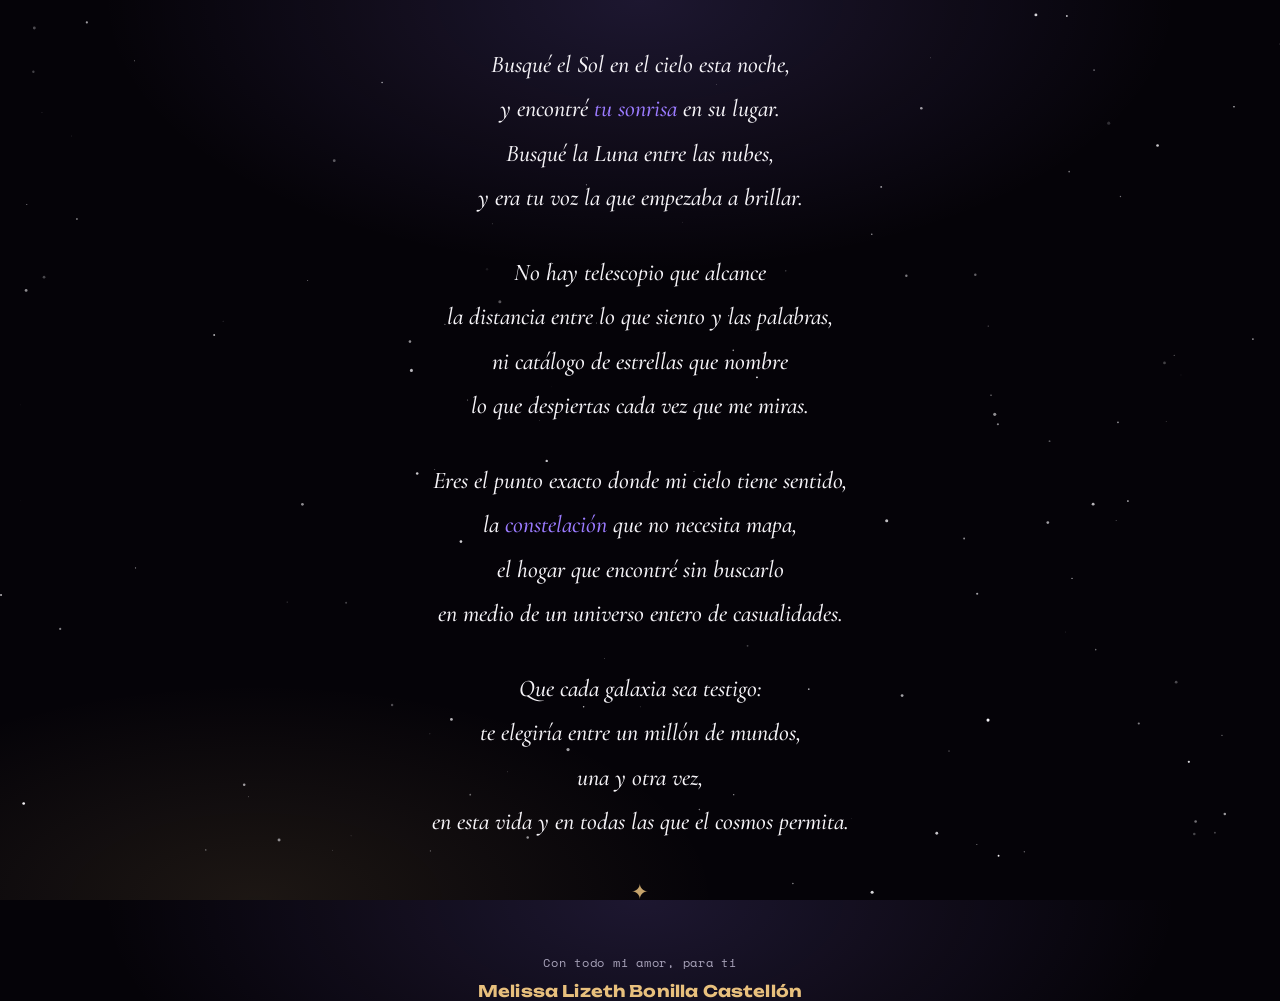
<file: mi-estrella.html>
<!DOCTYPE html>
<html lang="es">
<head>
<meta charset="UTF-8">
<meta name="viewport" content="width=device-width, initial-scale=1.0">
<meta name="robots" content="noindex, nofollow">
<title>Para Melissa</title>
<link rel="preconnect" href="https://fonts.googleapis.com">
<link rel="preconnect" href="https://fonts.gstatic.com" crossorigin>
<link href="https://fonts.googleapis.com/css2?family=Cormorant+Garamond:ital,wght@0,500;0,600;1,500;1,600&family=Unbounded:wght@500;700&family=Space+Mono:wght@400&display=swap" rel="stylesheet">
<style>
:root{
  --void:#050308;
  --void-2:#0a0714;
  --gold:#e8c07d;
  --gold-soft:#f6dba4;
  --violet:#9b7bff;
  --ink:#f5f3f7;
  --ink-dim:#a8a3ba;
}
*{box-sizing:border-box;margin:0;padding:0}
html,body{height:100%}
body{
  background:radial-gradient(ellipse 70% 50% at 50% 0%,rgba(155,123,255,.16),transparent 60%),
             radial-gradient(ellipse 60% 40% at 20% 100%,rgba(232,192,125,.10),transparent 60%),
             var(--void);
  color:var(--ink);
  font-family:'Cormorant Garamond',Georgia,serif;
  min-height:100vh;
  display:flex;
  align-items:center;
  justify-content:center;
  padding:2.5rem 1.5rem;
  overflow-x:hidden;
  position:relative;
}
canvas#stars{position:fixed;inset:0;z-index:0;pointer-events:none}
.wrap{position:relative;z-index:1;max-width:620px;text-align:center;animation:fadeIn 1.8s ease-out}
@keyframes fadeIn{from{opacity:0;transform:translateY(14px)}to{opacity:1;transform:translateY(0)}}
.eyebrow{
  font-family:'Space Mono',monospace;
  font-size:.72rem;
  letter-spacing:.28em;
  text-transform:uppercase;
  color:var(--gold);
  margin-bottom:2rem;
  display:inline-flex;
  align-items:center;
  gap:.7rem;
}
.eyebrow::before,.eyebrow::after{content:'';width:22px;height:1px;background:var(--gold);opacity:.7}
h1{
  font-family:'Unbounded',sans-serif;
  font-weight:700;
  font-size:clamp(1.8rem,5vw,2.6rem);
  color:var(--gold-soft);
  margin-bottom:2.4rem;
  letter-spacing:-.01em;
}
.poem{
  font-style:italic;
  font-weight:500;
  font-size:clamp(1.15rem,2.6vw,1.5rem);
  line-height:1.85;
  color:var(--ink);
  margin-bottom:1.9rem;
}
.poem em{
  font-style:italic;
  color:var(--violet);
}
.signature{
  margin-top:3rem;
  font-family:'Space Mono',monospace;
  font-size:.78rem;
  letter-spacing:.06em;
  color:var(--ink-dim);
}
.signature strong{
  display:block;
  margin-top:.6rem;
  font-family:'Unbounded',sans-serif;
  font-size:1rem;
  color:var(--gold);
  letter-spacing:.01em;
}
.heart{
  margin:2.2rem 0 0;
  font-size:1.3rem;
  color:var(--gold);
  opacity:.85;
}
</style>
</head>
<body>
<canvas id="stars" aria-hidden="true"></canvas>
<div class="wrap">
  <p class="eyebrow">Un secreto entre las estrellas</p>
  <h1>Para Melissa</h1>

  <p class="poem">
    Busqué el Sol en el cielo esta noche,<br>
    y encontré <em>tu sonrisa</em> en su lugar.<br>
    Busqué la Luna entre las nubes,<br>
    y era tu voz la que empezaba a brillar.
  </p>

  <p class="poem">
    No hay telescopio que alcance<br>
    la distancia entre lo que siento y las palabras,<br>
    ni catálogo de estrellas que nombre<br>
    lo que despiertas cada vez que me miras.
  </p>

  <p class="poem">
    Eres el punto exacto donde mi cielo tiene sentido,<br>
    la <em>constelación</em> que no necesita mapa,<br>
    el hogar que encontré sin buscarlo<br>
    en medio de un universo entero de casualidades.
  </p>

  <p class="poem">
    Que cada galaxia sea testigo:<br>
    te elegiría entre un millón de mundos,<br>
    una y otra vez,<br>
    en esta vida y en todas las que el cosmos permita.
  </p>

  <p class="heart">✦</p>

  <p class="signature">Con todo mi amor, para ti<strong>Melissa Lizeth Bonilla Castellón</strong></p>
</div>

<script>
(function(){
  "use strict";
  var canvas = document.getElementById("stars");
  var ctx = canvas.getContext("2d");
  var stars = [];
  function resize(){
    canvas.width = window.innerWidth;
    canvas.height = window.innerHeight;
    var count = Math.floor((canvas.width * canvas.height) / 9000);
    stars = [];
    for (var i = 0; i < count; i++){
      stars.push({
        x: Math.random() * canvas.width,
        y: Math.random() * canvas.height,
        r: Math.random() * 1.3 + .3,
        base: Math.random() * .5 + .3,
        speed: Math.random() * .02 + .005,
        phase: Math.random() * Math.PI * 2
      });
    }
  }
  var reduceMotion = window.matchMedia && window.matchMedia("(prefers-reduced-motion: reduce)").matches;
  function draw(t){
    ctx.clearRect(0, 0, canvas.width, canvas.height);
    stars.forEach(function(s){
      var a = reduceMotion ? s.base : s.base + .3 * Math.sin(t * s.speed + s.phase);
      ctx.beginPath();
      ctx.fillStyle = "rgba(245,243,247," + Math.max(0, a) + ")";
      ctx.arc(s.x, s.y, s.r, 0, Math.PI * 2);
      ctx.fill();
    });
    if (!reduceMotion) requestAnimationFrame(draw);
  }
  window.addEventListener("resize", resize);
  resize();
  requestAnimationFrame(draw);
})();
</script>
</body>
</html>
</file>
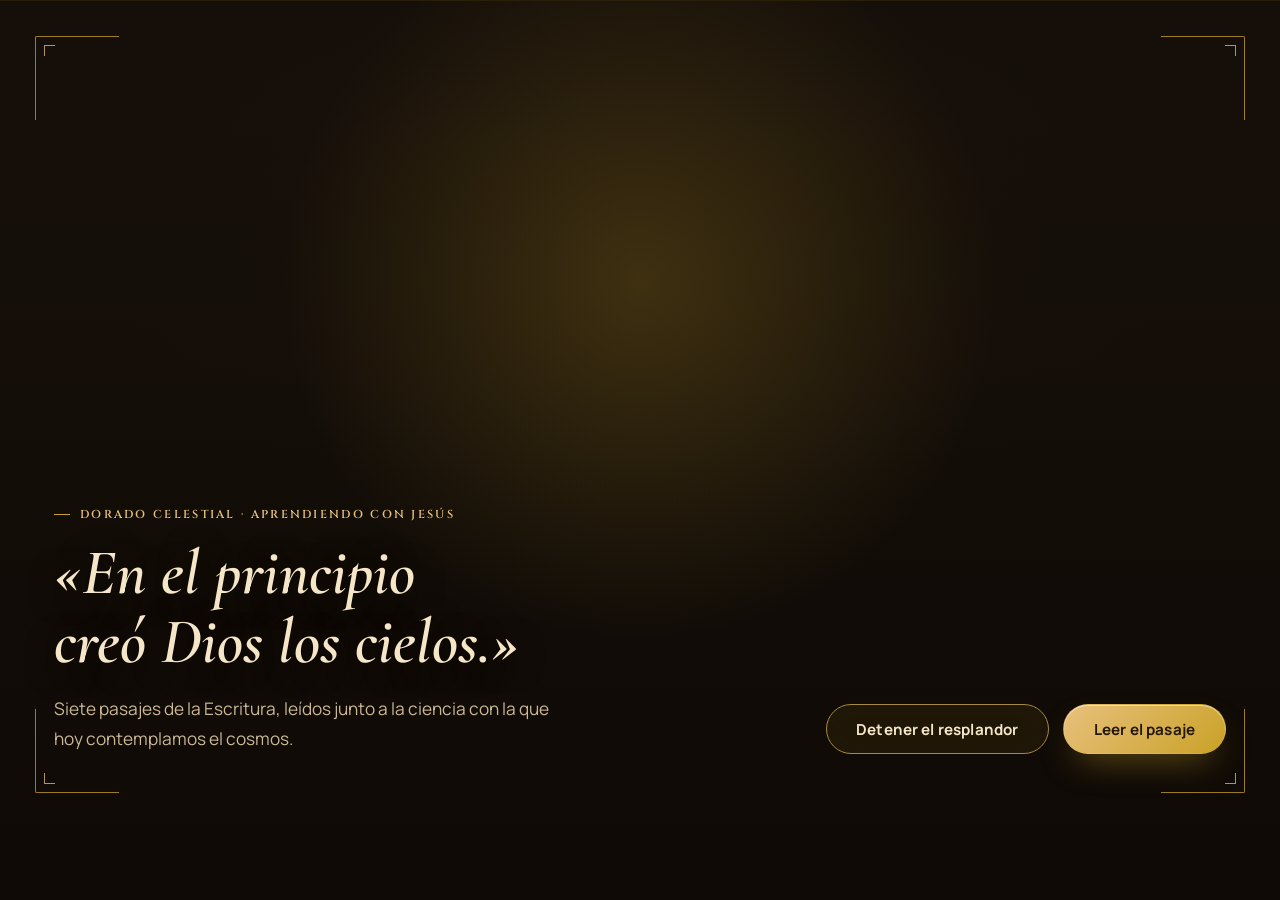
<file: santa-biblia-1-1.html>
<!DOCTYPE html>
<html lang="es">
<head>
<meta charset="UTF-8">
<meta name="viewport" content="width=device-width, initial-scale=1.0">
<title>Santa Biblia · Dorado Celestial</title>
<meta name="description" content="Siete pasajes de la Escritura leídos junto a la ciencia con la que hoy contemplamos el cosmos, presentados como una Biblia de cuero antiguo con letras de oro.">
<link rel="icon" href="data:image/svg+xml,%3Csvg xmlns='http://www.w3.org/2000/svg' viewBox='0 0 100 100'%3E%3Crect width='100' height='100' rx='14' fill='%231a120b'/%3E%3Cpath d='M50 22v56M28 50h44' stroke='%23c9a227' stroke-width='7' stroke-linecap='round'/%3E%3C/svg%3E">
<link rel="preconnect" href="https://fonts.googleapis.com">
<link rel="preconnect" href="https://fonts.gstatic.com" crossorigin>
<link href="https://fonts.googleapis.com/css2?family=Cinzel:wght@500;600;700&family=Cormorant+Garamond:ital,wght@0,500;0,600;0,700;1,500;1,600&family=Literata:ital,opsz,wght@0,18..144,400;0,18..144,500;0,18..144,600;1,18..144,400&family=Manrope:wght@400;500;600;700&family=Space+Mono:wght@400;700&display=swap" rel="stylesheet">
<style>
  /* =====================================================================
     SANTA BIBLIA · DORADO CELESTIAL — capa visual
     Paleta y variables obligatorias del rediseño. Toda la lógica JS y la
     estructura de datos (BOOK_PAGES, eventos, IDs) permanece intacta:
     solo se sustituye la presentación (CSS) y algo de HTML decorativo.
     ===================================================================== */
  :root{
    --bg-dark:#1a120b;          /* cuero oscuro profundo */
    --bg-darker:#0f0a06;
    --surface:#24180f;
    --gold:#c9a227;
    --gold-light:#e8c07d;
    --gold-dim: rgba(201, 162, 39, 0.35);
    --ink:#f5e6c8;
    --ink-dim:#cbb894;
    --ink-faint:#8a7a5c;
    --border-ornate:#a68b3c;
    --cross-gold:#d4af37;

    /* tokens de soporte (heredados del sistema original, re-mapeados a la paleta de cuero) */
    --line: rgba(201,162,39,0.28);
    --line-soft: rgba(201,162,39,0.14);
    --radius-lg: 28px;
    --radius-md: 18px;
    --radius-full: 999px;
    --ease: cubic-bezier(.16,1,.3,1);

    /* tinta sobre pergamino (área de lectura) */
    --parchment-ink:#2c1c10;
    --parchment-ink-2:#1a1008;
    --parchment-label:#7a3524;
  }
  *{ box-sizing:border-box; margin:0; padding:0; }
  html{ scroll-behavior:smooth; background:var(--bg-darker); }
  body{
    background:var(--bg-darker);
    color:var(--ink);
    font-family:'Manrope',-apple-system,BlinkMacSystemFont,sans-serif;
    font-weight:400;
    overflow-x:hidden;
    -webkit-font-smoothing:antialiased;
  }
  /* la Biblia se abre en un modal a pantalla completa: mientras esté abierto,
     el documento detrás no debe desplazarse */
  body.book-modal-open{ overflow:hidden; }
  img,canvas,video{ display:block; max-width:100%; }
  a{ color:inherit; text-decoration:none; }
  button{ font-family:inherit; cursor:pointer; background:none; border:none; }
  ::selection{ background:var(--gold); color:#1a120b; }

  .wrap{ max-width:1280px; margin:0 auto; padding:0 clamp(1.2rem, 5vw, 3.4rem); }
  .reveal{ opacity:0; transform:translateY(28px); transition:opacity .9s var(--ease), transform .9s var(--ease); }
  .reveal.is-visible{ opacity:1; transform:none; }
  @media (prefers-reduced-motion: reduce){ .reveal{ transition:none; opacity:1; transform:none; } }

  .eyebrow{
    font-family:'Cinzel', serif;
    font-weight:600;
    font-size:11.5px;
    letter-spacing:0.2em;
    text-transform:uppercase;
    color:var(--gold-light);
    display:flex; align-items:center; gap:0.6rem;
  }
  .eyebrow::before{ content:''; width:16px; height:1px; background:var(--gold); }
  .serif-italic{ font-family:'Cormorant Garamond', serif; font-style:italic; font-weight:600; }
  .lede{ color:var(--ink-dim); font-size:1.08rem; line-height:1.75; max-width:46ch; font-weight:400; }

  /* ---------- BOTONES ---------- */
  .btn-row{ display:flex; gap:0.9rem; flex-wrap:wrap; align-items:center; }
  .btn{
    position:relative;
    display:inline-flex; align-items:center; justify-content:center;
    height:50px; padding:0 1.85rem;
    border-radius:var(--radius-full);
    font-family:'Manrope',sans-serif;
    font-size:0.95rem; font-weight:700; letter-spacing:0.01em;
    white-space:nowrap;
    isolation:isolate; overflow:hidden;
    -webkit-tap-highlight-color:transparent;
    transition: transform .45s var(--ease), background-color .4s var(--ease), border-color .4s var(--ease), box-shadow .4s var(--ease), color .4s var(--ease);
    border:1px solid transparent;
  }
  .btn::before{
    content:''; position:absolute; inset:0; z-index:-1; border-radius:inherit;
    background:linear-gradient(115deg, transparent 20%, rgba(255,255,255,0.45) 48%, transparent 76%);
    transform:translateX(-130%); opacity:0;
    transition:opacity .3s var(--ease);
  }
  .btn:hover::before{ opacity:0.5; transition:transform 1s var(--ease), opacity .3s var(--ease); transform:translateX(130%); }
  .btn:active{ transform:scale(0.955); transition-duration:.15s; }
  .btn:focus-visible{ outline:2px solid var(--gold-light); outline-offset:3px; }

  .btn-outline{
    background:rgba(201,162,39,0.08);
    border-color:var(--border-ornate);
    color:var(--ink);
    backdrop-filter: blur(16px) saturate(140%);
    -webkit-backdrop-filter: blur(16px) saturate(140%);
  }
  .btn-outline:hover{ background:rgba(201,162,39,0.16); border-color:var(--gold-light); transform:translateY(-2px); box-shadow:0 16px 30px -18px rgba(0,0,0,0.6); }

  .btn-gold{ background:linear-gradient(135deg,var(--gold-light),var(--gold)); color:#241708; box-shadow:0 1px 0 rgba(255,255,255,0.5) inset, 0 16px 34px -14px rgba(201,162,39,0.55); }
  .btn-gold:hover{ filter:brightness(1.08); transform:translateY(-2px); box-shadow:0 1px 0 rgba(255,255,255,0.6) inset, 0 22px 40px -14px rgba(201,162,39,0.7); }

  .btn-icon{
    width:44px;height:44px;border-radius:50%;
    display:inline-flex;align-items:center;justify-content:center;
    background:rgba(201,162,39,0.08); border:1px solid var(--line);
    backdrop-filter:blur(14px) saturate(140%); -webkit-backdrop-filter:blur(14px) saturate(140%);
    transition:background-color .35s var(--ease), border-color .35s var(--ease), transform .35s var(--ease), box-shadow .35s var(--ease);
    color:var(--gold-light);
  }
  .btn-icon:hover{ background:rgba(201,162,39,0.18); border-color:var(--gold-light); transform:translateY(-2px); box-shadow:0 12px 22px -12px rgba(0,0,0,0.6); }
  .btn-icon:active{ transform:scale(0.92); }
  .btn-icon:focus-visible{ outline:2px solid var(--gold-light); outline-offset:3px; }

  /* =====================================================================
     PORTADA / VITRINA — sección "Dorado Celestial"
     ===================================================================== */
  .cinematic{
    position:relative; min-height:92vh; display:flex; align-items:flex-end;
    overflow:hidden; border-top:1px solid var(--line-soft);
  }
  .cinematic-photo{ position:absolute; inset:0; width:100%; height:100%; object-fit:cover; opacity:0; transition:opacity 1.6s var(--ease); }
  /* la foto de nebulosa se conserva (la función loadImageInto sigue cargándola) pero se
     funde con la textura de cuero para que se lea como un brillo cálido, no como espacio */
  .cinematic.sacred .cinematic-photo.is-loaded{ opacity:0.16; filter:sepia(0.65) saturate(1.3) contrast(1.05); mix-blend-mode:overlay; }
  .cinematic-canvas{ position:absolute; inset:0; width:100%; height:100%; mix-blend-mode:screen; }
  .cinematic-scrim{ position:absolute; inset:0; }
  .cinematic.sacred .cinematic-scrim{
    background:
      radial-gradient(ellipse 70% 55% at 50% 30%, rgba(36,24,14,0.2), transparent 60%),
      linear-gradient(180deg, rgba(15,10,6,0.35) 0%, rgba(15,10,6,0.55) 45%, rgba(15,10,6,0.97) 100%),
      var(--bg-dark);
  }
  .cinematic-content{
    position:relative; z-index:1; width:100%;
    padding: 0 clamp(1.2rem,5vw,3.4rem) clamp(3rem,7vw,4.6rem);
    display:flex; justify-content:space-between; align-items:flex-end; gap:2.4rem; flex-wrap:wrap;
  }
  .cinematic-text{ max-width:760px; }
  .cinematic-title{ font-size:clamp(2.2rem, 5.6vw, 4rem); margin:1rem 0 1.1rem; }
  .sacred .cinematic-title{ font-family:'Cormorant Garamond',serif; font-style:italic; font-weight:600; line-height:1.08; color:var(--ink); text-shadow:0 6px 30px rgba(0,0,0,0.5); }
  .sacred .lede{ color:var(--ink-dim); }

  .sacred-glow{
    position:absolute; left:50%; top:34%; width:min(64vw,820px); height:min(64vw,820px);
    transform:translate(-50%,-50%);
    background:radial-gradient(circle, rgba(201,162,39,0.22), transparent 62%);
    pointer-events:none;
    animation: candleFlicker 4.5s ease-in-out infinite;
  }
  @keyframes candleFlicker{
    0%,100%{ opacity:0.6; transform:translate(-50%,-50%) scale(1); }
    50%{ opacity:1; transform:translate(-50%,-50%) scale(1.045); }
  }
  .sacred.is-paused .sacred-glow{ animation-play-state:paused; opacity:0.4; transition:opacity .8s var(--ease); }
  @media (prefers-reduced-motion: reduce){ .sacred-glow{ animation:none; opacity:0.7; } }

  .sacred-sparkles{
    position:absolute; inset:-10% -10%; z-index:0; pointer-events:none;
    background-image:url("data:image/svg+xml,%3Csvg xmlns='http://www.w3.org/2000/svg' width='380' height='380'%3E%3Ccircle cx='123' cy='57' r='0.6' fill='%23e8c07d' opacity='0.35'/%3E%3Ccircle cx='204' cy='139' r='0.6' fill='%23e8c07d' opacity='0.8'/%3E%3Ccircle cx='82' cy='33' r='1.2' fill='%23e8c07d' opacity='0.35'/%3E%3Ccircle cx='35' cy='161' r='1.5' fill='%23e8c07d' opacity='0.38'/%3E%3Ccircle cx='85' cy='238' r='0.6' fill='%23e8c07d' opacity='0.6'/%3E%3Ccircle cx='151' cy='371' r='0.6' fill='%23e8c07d' opacity='0.6'/%3E%3Ccircle cx='217' cy='71' r='0.6' fill='%23e8c07d' opacity='0.6'/%3E%3Ccircle cx='202' cy='295' r='1.2' fill='%23e8c07d' opacity='0.6'/%3E%3Ccircle cx='293' cy='196' r='0.7' fill='%23e8c07d' opacity='0.85'/%3E%3Ccircle cx='201' cy='56' r='1.5' fill='%23e8c07d' opacity='0.8'/%3E%3C/svg%3E");
    background-repeat:repeat; background-size:380px 380px;
    opacity:0.5;
    animation: sacredDrift 90s linear infinite;
  }
  @keyframes sacredDrift{ from{ background-position:0 0; } to{ background-position:-380px -380px; } }
  .sacred-sweep{
    position:absolute; left:-20%; top:-10%; width:70%; height:70%; z-index:0; pointer-events:none;
    background:radial-gradient(circle, rgba(232,192,125,0.14), transparent 65%);
    animation: sacredSweep 26s ease-in-out infinite;
  }
  @keyframes sacredSweep{
    0%,100%{ transform:translate(0,0) scale(1); opacity:0.5; }
    50%{ transform:translate(38vw,22vh) scale(1.25); opacity:0.85; }
  }
  .sacred.is-paused .sacred-sparkles, .sacred.is-paused .sacred-sweep{ animation-play-state:paused; }
  @media (prefers-reduced-motion: reduce){ .sacred-sparkles, .sacred-sweep{ animation:none; } }

  /* marco ornamental dorado en las cuatro esquinas de la vitrina, como en la
     cubierta de referencia */
  .sacred-frame{ position:absolute; inset:clamp(1rem,3vw,2.2rem); z-index:1; pointer-events:none; }
  .sacred-frame-corner{ position:absolute; width:clamp(44px,7vw,84px); height:clamp(44px,7vw,84px); opacity:0.75; }
  .sacred-frame-corner::before{
    content:''; position:absolute; inset:0;
    border-top:1.5px solid var(--gold); border-left:1.5px solid var(--gold);
    border-radius:2px 0 0 0;
  }
  .sacred-frame-corner::after{
    content:''; position:absolute; top:9px; left:9px; width:10px; height:10px;
    border-top:1px solid var(--gold-light); border-left:1px solid var(--gold-light);
  }
  .sacred-frame-corner.tl{ top:0; left:0; }
  .sacred-frame-corner.tr{ top:0; right:0; transform:rotate(90deg); }
  .sacred-frame-corner.bl{ bottom:0; left:0; transform:rotate(-90deg); }
  .sacred-frame-corner.br{ bottom:0; right:0; transform:rotate(180deg); }
  @media (max-width:640px){ .sacred-frame{ display:none; } }

  /* =====================================================================
     BIBLIA DE CUERO — Dorado Celestial (modal de lectura)
     ===================================================================== */
  .book{
    position:fixed; inset:0; z-index:520;
    background:radial-gradient(ellipse at 50% 20%, rgba(36,24,14,0.55), rgba(6,4,2,0.97) 70%);
    backdrop-filter:blur(10px);
    display:flex; align-items:center; justify-content:center;
    opacity:0; pointer-events:none; transition:opacity .5s var(--ease);
    padding:clamp(1rem,3vw,2.4rem);
  }
  .book.is-open{ opacity:1; pointer-events:auto; }
  .book-close{ position:absolute; top:1.4rem; right:1.4rem; z-index:6; }

  /* ---- tinta + pergamino ---- */
  .ink{
    font-family:'Cormorant Garamond', serif; font-style:italic; font-weight:600;
    color:var(--parchment-ink); text-shadow:0.3px 0.3px 0 rgba(60,35,10,0.28), 0 0 1px rgba(60,35,10,0.12);
  }
  .book-gloss-block p.ink{ font-family:'Literata', serif; font-style:normal; font-weight:400; line-height:1.78; }
  .ink-glyph{
    display:inline-block;
    /* la amplitud del "temblor de pluma" calculada en JS (--r/--y) se atenúa aquí en CSS
       para priorizar la legibilidad de lectura prolongada, sin tocar la lógica */
    transform:rotate(calc(var(--r,0deg) * 0.32)) translateY(calc(var(--y,0px) * 0.32));
  }
  @media (max-width:760px){ .ink-glyph{ transform:none; } }
  .ink-label{
    font-family:'Space Mono',monospace; font-weight:700; letter-spacing:0.16em; text-transform:uppercase;
    color:var(--parchment-label); font-style:normal;
  }
  .parchment{
    background:
      radial-gradient(ellipse 60% 45% at 18% 12%, rgba(255,250,230,0.55), transparent 60%),
      radial-gradient(ellipse 50% 40% at 85% 88%, rgba(120,86,45,0.16), transparent 60%),
      radial-gradient(circle at 92% 8%, rgba(90,60,30,0.10), transparent 40%),
      linear-gradient(165deg, #f2e6c4 0%, #e9d7a8 55%, #eddcb2 100%);
    position:relative;
  }
  .parchment::before{
    content:''; position:absolute; inset:0; pointer-events:none; opacity:0.5; mix-blend-mode:multiply;
    background-image:url("data:image/svg+xml,%3Csvg xmlns='http://www.w3.org/2000/svg' width='140' height='140'%3E%3Cfilter id='n'%3E%3CfeTurbulence type='fractalNoise' baseFrequency='0.9' numOctaves='2' stitchTiles='stitch'/%3E%3CfeColorMatrix type='matrix' values='0 0 0 0 0.35  0 0 0 0 0.27  0 0 0 0 0.14  0 0 0 0.5 0'/%3E%3C/filter%3E%3Crect width='100%25' height='100%25' filter='url(%23n)'/%3E%3C/svg%3E");
  }
  .parchment::after{
    content:''; position:absolute; inset:0; pointer-events:none;
    box-shadow: inset 0 0 70px rgba(60,38,14,0.35), inset 0 0 16px rgba(40,22,8,0.25);
  }

  /* ---- cubierta cerrada: la Biblia de cuero descansando cerrada ---- */
  .book-cover{
    width:min(400px,84vw); cursor:pointer;
    display:flex; flex-direction:column; align-items:center; gap:1.3rem;
    position:relative;
    border-radius:calc(var(--radius-md) + 4px);
  }
  .book-cover:focus-visible{ outline:2px solid var(--gold-light); outline-offset:6px; }
  /* ---- "APERTURA SAGRADA DEL CÓDICE": aparición de la cubierta cerrada ----
     Al abrir el modal (Leer el pasaje) solo debe aparecer la Biblia cerrada:
     una entrada breve y discreta (opacidad + leve elevación + escala mínima),
     nunca un zoom grande ni un movimiento dramático. Esto NO es la apertura
     del libro — es solo la llegada de la portada cerrada a escena. */
  @keyframes sacredCoverAppear{
    from{ opacity:0; transform:translateY(16px) scale(.97); }
    to{ opacity:1; transform:translateY(0) scale(1); }
  }
  .book.is-open.is-cover .book-cover{
    animation: sacredCoverAppear .4s var(--ease) both;
  }
  @media (prefers-reduced-motion: reduce){
    .book.is-open.is-cover .book-cover{ animation: sacredCoverAppearReduced .2s ease both; }
  }
  @keyframes sacredCoverAppearReduced{ from{ opacity:0; } to{ opacity:1; } }
  .book-motes{ position:absolute; inset:-14% -20%; pointer-events:none; z-index:1; }
  .book-motes span{
    position:absolute; width:3px; height:3px; border-radius:50%;
    background:radial-gradient(circle, rgba(255,238,200,0.95), rgba(255,220,150,0) 70%);
    box-shadow:0 0 6px 1px rgba(255,224,160,0.6);
    animation:bookMoteDrift linear infinite;
    opacity:0;
  }
  .book-motes span:nth-child(1){ left:8%; top:70%; width:2px; height:2px; animation-duration:9s; animation-delay:.2s; }
  .book-motes span:nth-child(2){ left:88%; top:22%; animation-duration:11s; animation-delay:1.6s; }
  .book-motes span:nth-child(3){ left:20%; top:14%; width:2px; height:2px; animation-duration:8s; animation-delay:3.1s; }
  .book-motes span:nth-child(4){ left:76%; top:80%; animation-duration:12.5s; animation-delay:.8s; }
  .book-motes span:nth-child(5){ left:50%; top:6%; width:2.4px; height:2.4px; animation-duration:10s; animation-delay:2.4s; }
  .book-motes span:nth-child(6){ left:6%; top:38%; animation-duration:13s; animation-delay:4s; }
  @keyframes bookMoteDrift{
    0%{ opacity:0; transform:translate(0,0) scale(0.6); }
    12%{ opacity:0.85; }
    50%{ transform:translate(6px,-22px) scale(1); }
    88%{ opacity:0.5; }
    100%{ opacity:0; transform:translate(-4px,-46px) scale(0.7); }
  }
  .book-object{
    position:relative; width:100%; aspect-ratio:0.68; z-index:2;
    filter:drop-shadow(0 34px 46px rgba(0,0,0,0.62));
    transition:transform .5s var(--ease);
    transform-style:preserve-3d; backface-visibility:hidden;
  }
  .book-cover:hover .book-object{ transform:translateY(-5px) scale(1.014); }
  /* Fase 1 — preparación: una inclinación breve y sutil que anuncia que la
     cubierta va a girar desde el lomo izquierdo; nunca un desplazamiento
     lateral del libro completo. */
  .book.is-opening .book-object{
    transition:transform .16s var(--ease);
    transform:rotateX(6deg) translateY(4px) scale(1.01);
  }
  .book-shadow{
    position:absolute; left:8%; right:8%; bottom:-7%; height:14%; z-index:0;
    background:radial-gradient(ellipse, rgba(0,0,0,0.55), transparent 72%);
    transition:opacity .4s ease;
  }
  /* lomo de encuadernación de cuero: base burdeos/marrón profundo + nervios (cords)
     empujados horizontalmente, cada uno con su propio realce y sombra — nada de
     franjas repetitivas de cuaderno */
  .book-spine-strip{
    position:absolute; left:0; top:1.5%; bottom:1.5%; width:7%; z-index:1; border-radius:5px 0 0 5px;
    background:linear-gradient(90deg, var(--bg-darker) 0%, #4a1f18 32%, #33140f 58%, var(--bg-darker) 100%);
    box-shadow:inset -2px 0 4px rgba(0,0,0,0.6), inset 2px 0 3px rgba(0,0,0,0.35);
    overflow:hidden;
  }
  .book-spine-strip::before{
    content:''; position:absolute; inset:0;
    background-image:repeating-linear-gradient(180deg,
      transparent 0px, transparent 58px,
      rgba(0,0,0,0.5) 58px, rgba(0,0,0,0.5) 61px,
      rgba(232,192,125,0.55) 61px, rgba(232,192,125,0.55) 64px,
      rgba(0,0,0,0.35) 64px, rgba(0,0,0,0.35) 67px,
      transparent 67px, transparent 104px);
    mix-blend-mode:overlay;
  }
  /* canto de las hojas: pan de oro pulido, no papel a rayas — degradado metálico
     con una veta grabada muy sutil por encima */
  .book-page-edge{
    position:absolute; right:0; top:2%; bottom:2%; width:5%; z-index:1; border-radius:0 5px 5px 0;
    background:linear-gradient(90deg, #96702a 0%, #f6dfa0 22%, #d9a94f 42%, #fff6da 58%, #c9932f 76%, #f6dfa0 90%, #96702a 100%);
    box-shadow:inset 2px 0 5px rgba(70,45,15,0.45), 1px 0 4px rgba(0,0,0,0.35), inset -1px 0 1px rgba(255,255,255,0.4);
  }
  .book-page-edge::after{
    content:''; position:absolute; inset:0; opacity:0.35; mix-blend-mode:multiply; pointer-events:none;
    background-image:repeating-linear-gradient(180deg, rgba(120,80,20,0.5) 0 0.6px, transparent 0.6px 3px);
  }
  .book-page-edge-top, .book-page-edge-bottom{
    position:absolute; left:8%; right:6%; height:4%; z-index:1;
    background:linear-gradient(90deg, #96702a 0%, #f6dfa0 22%, #d9a94f 42%, #fff6da 58%, #c9932f 76%, #f6dfa0 90%, #96702a 100%);
  }
  .book-page-edge-top{ top:0; border-radius:5px 5px 0 0; box-shadow:inset 0 2px 5px rgba(70,45,15,0.4), 0 -1px 3px rgba(0,0,0,0.3); }
  .book-page-edge-bottom{ bottom:0; border-radius:0 0 5px 5px; box-shadow:inset 0 -2px 5px rgba(70,45,15,0.4), 0 1px 3px rgba(0,0,0,0.3); }
  .book-ribbon{
    position:absolute; top:-1%; left:38%; width:9%; height:46%; z-index:4; transform-origin:top center;
    background:linear-gradient(180deg, #7a1620, #5a0f18);
    clip-path:polygon(0 0, 100% 0, 100% 88%, 50% 100%, 0 88%);
    box-shadow:0 4px 8px rgba(0,0,0,0.4);
    animation:bookRibbonSway 6s ease-in-out infinite;
  }
  @keyframes bookRibbonSway{ 0%,100%{ transform:rotate(-1.6deg); } 50%{ transform:rotate(1.6deg); } }
  /* la cubierta es UNA sola pieza, con bisagra en el lomo (borde izquierdo) —
     gira como la tapa real de un libro, no como dos puertas que se separan
     desde el centro. Cuero sagrado: burdeos/marrón profundo, sombreado
     multidireccional y grano fino superpuesto. */
  .book-flaps{ position:absolute; inset:0 5% 0 7%; z-index:2; overflow:visible; }
  .book-flap{
    position:absolute; inset:0; border-radius:5px;
    background-image:
      radial-gradient(ellipse 55% 40% at 15% 8%, rgba(255,214,178,0.16), transparent 62%),
      radial-gradient(ellipse 70% 55% at 82% 92%, rgba(0,0,0,0.5), transparent 60%),
      radial-gradient(circle at 4% 94%, rgba(0,0,0,0.55), transparent 45%),
      radial-gradient(circle at 96% 6%, rgba(0,0,0,0.4), transparent 42%),
      repeating-linear-gradient(128deg, rgba(0,0,0,0.1) 0 1.4px, transparent 1.4px 3.6px),
      repeating-linear-gradient(38deg, rgba(0,0,0,0.06) 0 1px, transparent 1px 3.2px),
      linear-gradient(160deg, #5a2e22 0%, #3a1c14 38%, #241209 72%, var(--bg-darker) 100%);
    box-shadow:-1px 0 0 rgba(0,0,0,0.35);
    transform-origin:0% 50%;
    backface-visibility:hidden;
  }
  .book-flap::before{
    content:''; position:absolute; inset:0; border-radius:inherit; overflow:hidden;
    pointer-events:none; opacity:0.5; mix-blend-mode:overlay;
    background-image:url("data:image/svg+xml,%3Csvg xmlns='http://www.w3.org/2000/svg' width='120' height='120'%3E%3Cfilter id='g'%3E%3CfeTurbulence type='fractalNoise' baseFrequency='0.85' numOctaves='2' stitchTiles='stitch'/%3E%3CfeColorMatrix type='matrix' values='0 0 0 0 0  0 0 0 0 0  0 0 0 0 0  0 0 0 0.5 0'/%3E%3C/filter%3E%3Crect width='100%25' height='100%25' filter='url(%23g)'/%3E%3C/svg%3E");
  }
  /* ---- FASE 2 — "APERTURA SAGRADA DEL CÓDICE": la cubierta gira como la tapa
     real de un libro desde el lomo izquierdo, se oscurece durante el giro y
     desaparece al terminar, sin bloquear las hojas que se revelan detrás. ---- */
  .book.is-opening .book-flap{
    animation: sacredCoverOpen .95s cubic-bezier(.6,0,.4,1) .12s forwards;
    will-change: transform, opacity, filter;
  }
  @keyframes sacredCoverOpen{
    0%{ transform:rotateY(0deg); opacity:1; filter:brightness(1); }
    45%{ transform:rotateY(72deg); opacity:1; filter:brightness(.78) drop-shadow(-8px 12px 15px rgba(0,0,0,.48)); }
    100%{ transform:rotateY(162deg); opacity:0; filter:brightness(.96); }
  }

  /* ---- bloque de páginas interiores: 3 hojas superpuestas, todas con
     bisagra en el mismo lomo, que se abren en cascada tras la cubierta —
     cada una con su propio ángulo, ritmo y leve variación de luz, para
     leerse como papel real y no como una sola pieza rígida ---- */
  .book-leaves{ position:absolute; inset:0 5% 0 7%; z-index:2; pointer-events:none; }
  .book-leaf{
    position:absolute; backface-visibility:hidden; border-radius:3px;
    background:linear-gradient(180deg, #f8eed6 0%, #eeddb4 55%, #e3d09e 100%);
    box-shadow:inset 0 0 20px rgba(120,86,45,0.16), -1px 0 0 rgba(120,86,45,0.28);
    transform-origin:0% 50%;
  }
  .book-leaf.l1{ inset:0.6% 4.4% 0.6% 6.4%; }
  .book-leaf.l2{ inset:1.2% 3.7% 1.2% 5.7%; }
  .book-leaf.l3{ inset:1.8% 3% 1.8% 5%; }
  /* ---- FASE 3 — "APERTURA SAGRADA DEL CÓDICE": las hojas se abren en
     cascada desde el mismo lomo, con un pequeño desfase entre cada una para
     que se sientan como papel real y no como paneles rígidos sincronizados. ---- */
  .book.is-opening .book-leaf{ will-change: transform, filter, opacity; }
  .book.is-opening .book-leaf.l1{ animation: sacredLeafOpen1 .78s cubic-bezier(.22,1,.36,1) .33s forwards; }
  .book.is-opening .book-leaf.l2{ animation: sacredLeafOpen2 .86s cubic-bezier(.22,1,.36,1) .43s forwards; }
  .book.is-opening .book-leaf.l3{ animation: sacredLeafOpen3 .94s cubic-bezier(.22,1,.36,1) .53s forwards; }
  @keyframes sacredLeafOpen1{
    0%{ transform:rotateY(0deg); filter:brightness(1); }
    45%{ transform:rotateY(65deg); filter:brightness(.82) drop-shadow(-3px 5px 8px rgba(70,40,12,.32)); }
    100%{ transform:rotateY(13deg); filter:brightness(1.04); }
  }
  @keyframes sacredLeafOpen2{
    0%{ transform:rotateY(0deg); filter:brightness(1); }
    48%{ transform:rotateY(82deg); filter:brightness(.80) drop-shadow(-4px 6px 9px rgba(70,40,12,.34)); }
    100%{ transform:rotateY(19deg); filter:brightness(1.03); }
  }
  @keyframes sacredLeafOpen3{
    0%{ transform:rotateY(0deg); filter:brightness(1); }
    50%{ transform:rotateY(96deg); filter:brightness(.78) drop-shadow(-5px 7px 10px rgba(70,40,12,.36)); }
    100%{ transform:rotateY(24deg); filter:brightness(1.02); }
  }

  /* ---- FASE 4 — resplandor cálido que nace entre las páginas, crece hasta
     el clímax de la apertura y luego cede para no interferir con la lectura ---- */
  .book-inner-glow{
    position:absolute; inset:8% 6%; z-index:1; border-radius:6px;
    background:radial-gradient(ellipse at 50% 42%, rgba(255,238,196,.92), rgba(232,192,125,.38) 48%, transparent 76%);
    opacity:0; pointer-events:none;
  }
  .book.is-opening .book-inner-glow{
    animation: sacredInnerGlow 1.6s ease .18s forwards;
    will-change: opacity, transform;
  }
  @keyframes sacredInnerGlow{
    0%{ opacity:0; transform:scale(.82); }
    45%{ opacity:.88; transform:scale(1.04); }
    72%{ opacity:.48; transform:scale(1); }
    100%{ opacity:.10; transform:scale(.98); }
  }

  .book-face-content{
    position:absolute; inset:0 5% 0 7%; z-index:3;
    display:flex; flex-direction:column; align-items:center; justify-content:center; text-align:center; gap:0.6rem;
    padding:14% 4%; pointer-events:none;
    transition:opacity .35s ease;
  }
  .book.is-opening .book-face-content{ opacity:0; }
  /* esquinas: filigrana fina de pan de oro (línea curva + anillo/punto), reutilizada
     por rotación desde un único trazo <symbol> definido en el HTML */
  .book-corner{ position:absolute; width:34px; height:34px; overflow:visible; }
  .book-corner.tl{ top:7%; left:7%; }
  .book-corner.tr{ top:7%; right:7%; transform:rotate(90deg); }
  .book-corner.bl{ bottom:7%; left:7%; transform:rotate(-90deg); }
  .book-corner.br{ bottom:7%; right:7%; transform:rotate(180deg); }
  /* cruz dorada — pieza protagonista: metal grabado a varias capas (base + brillo
     diagonal + filo oscuro) con relieve tipo emboss vía drop-shadow, envuelta en un
     halo de micro-destellos celestiales */
  .book-cross-wrap{
    position:relative; display:inline-flex; align-items:center; justify-content:center;
    margin-bottom:0.35rem; pointer-events:none;
  }
  .book-cross-svg{
    width:clamp(4.5rem,13vw,6rem); height:auto; display:block; overflow:visible;
    filter:
      drop-shadow(-1px -1.5px 0 rgba(255,246,224,0.4))
      drop-shadow(1.5px 2.5px 3px rgba(0,0,0,0.55))
      drop-shadow(0 0 20px rgba(212,175,55,0.32));
  }
  .book-cross-sheen{ mix-blend-mode:screen; opacity:0.55; }
  .cross-sparkle{
    position:absolute; font-size:9px; line-height:1; color:var(--gold-light);
    opacity:0; will-change:opacity, transform;
    filter:drop-shadow(0 0 3px rgba(232,192,125,0.85));
    animation:crossSparkle 5s ease-in-out infinite;
  }
  .cross-sparkle::before{ content:'✦'; }
  .cross-sparkle.s1{ top:0%;   left:14%; font-size:10px; animation-delay:.2s;  animation-duration:5.4s; }
  .cross-sparkle.s2{ top:16%;  right:6%; font-size:7px;  animation-delay:1.7s; animation-duration:4.6s; }
  .cross-sparkle.s3{ bottom:26%; left:0%; font-size:8px;  animation-delay:2.9s; animation-duration:5.8s; }
  .cross-sparkle.s4{ bottom:6%; right:16%; font-size:6.5px; animation-delay:.9s; animation-duration:5.1s; }
  .cross-sparkle.s5{ top:42%;  left:-8%; font-size:7.5px; animation-delay:3.6s; animation-duration:6.2s; }
  @keyframes crossSparkle{
    0%,100%{ opacity:0; transform:scale(0.35) rotate(0deg); }
    45%,55%{ opacity:0.9; transform:scale(1) rotate(10deg); }
  }
  @media (prefers-reduced-motion: reduce){
    .cross-sparkle{ animation:none; opacity:0.45; }
  }
  .book-cover-title{
    font-family:'Cinzel',serif; font-weight:700; letter-spacing:0.08em; text-transform:uppercase;
    font-size:clamp(1.15rem,6vw,1.7rem); color:var(--gold-light); line-height:1.2; white-space:nowrap;
    text-shadow:-1px -1px 0 rgba(255,226,170,0.25), 1px 1.5px 1.5px rgba(0,0,0,0.7), 0 0 14px rgba(201,162,39,0.25);
  }
  .book-cover-divider{ width:64px; height:9px; margin:0.1rem 0; opacity:0.85; }
  .book-cover-sub{ font-family:'Space Mono',monospace; font-weight:700; text-transform:uppercase; font-size:11px; letter-spacing:0.16em; color:var(--gold); text-shadow:0 1px 2px rgba(0,0,0,0.6); }
  /* la tinta de inkifyEl fue calibrada para pergamino claro; sobre el cuero oscuro de la
     cubierta el texto debe seguir dorado, así que el tono de cada glifo se anula aquí en CSS */
  .book-cover-title .ink-glyph, .book-cover-sub .ink-glyph{ color:inherit !important; }
  .book-cover-hint{ font-family:'Space Mono',monospace; font-size:9.5px; letter-spacing:0.18em; text-transform:uppercase; color:var(--ink-faint); animation:bookHint 2.6s ease-in-out infinite; position:relative; z-index:2; transition:opacity .35s ease; }
  @keyframes bookHint{ 0%,100%{ opacity:0.45; } 50%{ opacity:0.95; } }
  @media (prefers-reduced-motion: reduce){ .book-motes span, .book-ribbon{ animation:none; } }

  /* ---- APERTURA SAGRADA DEL CÓDICE — perspectiva, destello dorado ---- */
  .book{ perspective:1500px; }
  .book-object, .book-flap, .book-leaf{ transform-style:preserve-3d; }
  .book-spine-strip, .book-page-edge, .book-page-edge-top, .book-page-edge-bottom, .book-ribbon{ transition:opacity .4s ease; }
  .book.is-opening .book-shadow, .book.is-opening .book-spine-strip, .book.is-opening .book-page-edge,
  .book.is-opening .book-page-edge-top, .book.is-opening .book-page-edge-bottom, .book.is-opening .book-ribbon,
  .book.is-opening .book-cover-hint{ opacity:0; animation:none; }
  /* ---- FASE 5 — destello central: discreto, aparece una sola vez y no cubre
     la pantalla ---- */
  .book-burst{
    position:absolute; left:50%; top:50%; width:10px; height:10px; margin:-5px 0 0 -5px;
    border-radius:50%; z-index:4; opacity:0; transform:scale(.15); pointer-events:none;
    background:radial-gradient(circle, rgba(255,248,224,1) 0%, rgba(255,214,140,0.9) 20%, rgba(201,162,39,0.4) 45%, transparent 72%);
  }
  .book-burst::before{
    content:''; position:absolute; inset:-600px; border-radius:50%;
    background:conic-gradient(from 0deg,
      rgba(232,192,125,0.4) 0deg 4deg, transparent 4deg 26deg,
      rgba(232,192,125,0.34) 26deg 30deg, transparent 30deg 55deg,
      rgba(232,192,125,0.38) 55deg 60deg, transparent 60deg 84deg,
      rgba(232,192,125,0.3) 84deg 90deg, transparent 90deg 115deg,
      rgba(232,192,125,0.4) 115deg 120deg, transparent 120deg 148deg,
      rgba(232,192,125,0.34) 148deg 154deg, transparent 154deg 180deg,
      rgba(232,192,125,0.38) 180deg 186deg, transparent 186deg 210deg,
      rgba(232,192,125,0.3) 210deg 216deg, transparent 216deg 245deg,
      rgba(232,192,125,0.4) 245deg 250deg, transparent 250deg 278deg,
      rgba(232,192,125,0.34) 278deg 284deg, transparent 284deg 312deg,
      rgba(232,192,125,0.38) 312deg 318deg, transparent 318deg 345deg,
      rgba(232,192,125,0.3) 345deg 350deg, transparent 350deg 360deg);
    -webkit-mask-image:radial-gradient(circle, black 0%, black 26%, transparent 68%);
    mask-image:radial-gradient(circle, black 0%, black 26%, transparent 68%);
  }
  .book.is-opening .book-burst{
    animation: sacredBurst 1.15s cubic-bezier(.22,1,.36,1) .34s forwards;
    will-change: opacity, transform;
  }
  @keyframes sacredBurst{
    0%{ opacity:0; transform:scale(.15); }
    32%{ opacity:.72; transform:scale(.72); }
    100%{ opacity:0; transform:scale(1.55); }
  }
  /* accesibilidad: con "reducir movimiento" activo, la apertura no gira en 3D,
     no destella ni resplandece — solo desvanece la cubierta/hojas rápido y deja
     que la revelación de contenido (más abajo) haga el resto con un fundido corto */
  @media (prefers-reduced-motion: reduce){
    .book-flap{ transition:opacity .25s ease; }
    .book.is-opening .book-object{ transition:opacity .2s ease; transform:none; }
    .book.is-opening .book-flap{ animation:none !important; transform:none !important; opacity:0; }
    .book.is-opening .book-leaf{ animation:none !important; transform:none !important; filter:none; transition:opacity .25s ease; opacity:0; }
    .book.is-opening .book-burst{ animation:none !important; opacity:0; }
    .book.is-opening .book-inner-glow{ animation:none !important; opacity:0; }
  }

  /* ---- libro abierto / doble página ---- */
  .book-open{ display:none; width:100%; height:100%; align-items:center; justify-content:center; }
  /* revelación elegante del contenido justo al terminar la apertura del libro
     (opacidad progresiva + leve subida + desenfoque que se aclara); solo se
     aplica una vez, no en cada cambio de página/índice posterior */
  @keyframes sacredContentReveal{
    from{ opacity:0; transform:translateY(12px); filter:blur(4px); }
    to{ opacity:1; transform:none; filter:blur(0); }
  }
  .book-open.is-revealing{ animation:sacredContentReveal .58s cubic-bezier(.22,1,.36,1) both; }
  @media (prefers-reduced-motion: reduce){
    .book-open.is-revealing{ animation:sacredContentRevealSoft .2s ease both; }
  }
  @keyframes sacredContentRevealSoft{ from{ opacity:0; } to{ opacity:1; } }
  .book.is-index .book-open, .book.is-page .book-open{ display:flex; }
  .book:not(.is-cover):not(.is-opening) .book-cover{ display:none; }
  .book-spread{
    width:min(1080px,100%); max-height:88vh; aspect-ratio:16/10;
    display:grid; grid-template-columns:1fr 1fr;
    border-radius:10px; overflow:hidden;
    box-shadow:0 50px 110px -25px rgba(0,0,0,0.85);
    position:relative; perspective:1400px;
  }
  .book-spread::before{
    content:''; position:absolute; top:0; bottom:0; left:50%; width:26px; margin-left:-13px; z-index:3;
    background:linear-gradient(90deg, rgba(60,38,14,0.28), rgba(60,38,14,0.02) 20%, rgba(60,38,14,0.02) 80%, rgba(60,38,14,0.28));
    pointer-events:none;
  }
  .book-page{ position:relative; padding:clamp(1.4rem,3.4vw,2.8rem); overflow-y:auto; }
  .book-page-left::before, .book-page-right::before{
    content:''; position:absolute; top:1%; bottom:1%; width:4px; z-index:2; pointer-events:none;
    background:repeating-linear-gradient(180deg, #e8c988 0 1.6px, #b8905a 1.6px 2.4px, #e8c988 2.4px 4px);
    opacity:0.55;
  }
  .book-page-left::before{ left:0; border-radius:10px 0 0 10px; }
  .book-page-right::before{ right:0; border-radius:0 10px 10px 0; }
  @media (max-width:760px){
    .book-spread{ grid-template-columns:1fr; aspect-ratio:auto; max-height:92vh; }
    .book-page-left{ display:none; }
    .book-spread::before{ display:none; }
  }

  /* página izquierda — sello simbólico */
  .book-page-left{ display:flex; flex-direction:column; align-items:center; justify-content:center; text-align:center; gap:1.4rem; }
  .book-seal{ width:min(230px,60%); aspect-ratio:1/1; filter:drop-shadow(0 0 16px rgba(201,162,39,0.22)); }
  .book-left-tag{ font-family:'Space Mono',monospace; font-size:11px; letter-spacing:0.16em; text-transform:uppercase; color:var(--parchment-label); }
  .book-left-title{ font-family:'Cormorant Garamond',serif; font-style:italic; font-weight:600; font-size:1.3rem; color:var(--parchment-ink-2); max-width:26ch; }
  .book-left-quote{ font-family:'Cormorant Garamond',serif; font-style:italic; font-size:1.05rem; line-height:1.55; color:#5a3320; max-width:28ch; }
  .book-to-index{
    position:absolute; top:1.2rem; left:1.2rem; z-index:2;
    font-family:'Space Mono',monospace; font-size:10px; letter-spacing:0.12em; text-transform:uppercase;
    color:var(--parchment-label); background:rgba(255,250,235,0.35); border:1px dashed rgba(122,53,36,0.4); border-radius:var(--radius-full);
    padding:0.5rem 0.9rem; cursor:pointer; transition:background-color .3s var(--ease);
  }
  .book-to-index:hover{ background:rgba(255,250,235,0.6); }

  /* página derecha — texto */
  .book-page-right{
    display:flex; flex-direction:column;
    position:relative;
    transform-origin:0% 50%;
    transform-style:preserve-3d;
    backface-visibility:hidden;
  }
  .book-page-tag{ margin-bottom:1.3rem; }
  .book-verse{ font-size:clamp(1.4rem,2.8vw,1.95rem); line-height:1.48; margin-bottom:1.5rem; }
  /* capitular iluminada: la primera letra de la cita bíblica se agranda y dora,
     puramente vía CSS (:first-child), sin tocar el JS que genera los glifos */
  .book-verse .ink-glyph:first-child{
    float:left; font-size:2.5em; line-height:0.78; font-weight:700;
    padding:0.03em 0.09em 0 0; margin-top:0.03em;
    color:var(--border-ornate); text-shadow:0 1px 1px rgba(0,0,0,0.15);
    transform:none;
  }
  .book-divider{ height:1px; background:linear-gradient(90deg, transparent, rgba(122,53,36,0.35), transparent); margin-bottom:1.4rem; }
  .book-gloss-block{ margin-bottom:1.2rem; }
  .book-gloss-block h5{ font-size:10.5px; margin-bottom:0.5rem; }
  .book-gloss-block p{ font-size:1.02rem; line-height:1.72; }
  .book-page-nav{ margin-top:auto; padding-top:1.4rem; display:flex; align-items:center; justify-content:space-between; gap:0.6rem; flex-wrap:wrap; }
  .book-pill{
    font-family:'Space Mono',monospace; font-size:10px; letter-spacing:0.1em; text-transform:uppercase;
    color:#5a3320; background:rgba(255,250,235,0.4); border:1px dashed rgba(122,53,36,0.4); border-radius:var(--radius-full);
    padding:0.55rem 1rem; cursor:pointer; transition:background-color .3s var(--ease), opacity .3s var(--ease);
    white-space:nowrap;
  }
  .book-pill:hover{ background:rgba(255,250,235,0.7); }
  .book-pill[disabled]{ opacity:0.3; cursor:default; pointer-events:none; }
  .book-pill.is-primary{ background:rgba(201,162,39,0.14); border-style:solid; border-color:var(--border-ornate); }

  /* =====================================================================
     "PASO DE PÁGINA DEL CÓDICE" — animación independiente de la apertura.
     Se dispara al avanzar/retroceder de versículo, nunca repite la apertura
     de la cubierta, las hojas, el destello o el resplandor central.
     ===================================================================== */
  .book-page-right.is-turning-forward{
    animation: pageTurnForward .42s cubic-bezier(.22,1,.36,1) both;
    will-change: transform, opacity, box-shadow;
  }
  .book-page-right.is-turning-backward{
    animation: pageTurnBackward .42s cubic-bezier(.22,1,.36,1) both;
    will-change: transform, opacity, box-shadow;
  }
  @keyframes pageTurnForward{
    0%{ transform:rotateY(0deg); opacity:1; box-shadow:none; }
    42%{ transform:rotateY(-72deg); opacity:.88; box-shadow:-16px 8px 24px rgba(45,24,8,.28); }
    100%{ transform:rotateY(-180deg); opacity:0; box-shadow:-4px 2px 10px rgba(45,24,8,.10); }
  }
  @keyframes pageTurnBackward{
    0%{ transform:rotateY(0deg); opacity:1; box-shadow:none; }
    42%{ transform:rotateY(72deg); opacity:.88; box-shadow:16px 8px 24px rgba(45,24,8,.28); }
    100%{ transform:rotateY(180deg); opacity:0; box-shadow:4px 2px 10px rgba(45,24,8,.10); }
  }
  .book-page-right.is-page-arriving{
    animation: pageArriveForward .24s ease both;
    will-change: transform, opacity;
  }
  .book-page-right.is-page-arriving-backward{
    animation: pageArriveBackward .24s ease both;
    will-change: transform, opacity;
  }
  @keyframes pageArriveForward{
    from{ opacity:0; transform:translateX(8px); }
    to{ opacity:1; transform:translateX(0); }
  }
  @keyframes pageArriveBackward{
    from{ opacity:0; transform:translateX(-8px); }
    to{ opacity:1; transform:translateX(0); }
  }
  @media (max-width:760px){
    .book-page-right.is-turning-forward{ animation-name: pageTurnForwardMobile; }
    .book-page-right.is-turning-backward{ animation-name: pageTurnBackwardMobile; }
    @keyframes pageTurnForwardMobile{
      0%{ transform:rotateY(0deg); opacity:1; }
      45%{ transform:rotateY(-48deg); opacity:.9; }
      100%{ transform:rotateY(-110deg); opacity:0; }
    }
    @keyframes pageTurnBackwardMobile{
      0%{ transform:rotateY(0deg); opacity:1; }
      45%{ transform:rotateY(48deg); opacity:.9; }
      100%{ transform:rotateY(110deg); opacity:0; }
    }
  }
  @media (prefers-reduced-motion: reduce){
    .book-page-right.is-turning-forward,
    .book-page-right.is-turning-backward{
      animation: reducedPageTurn .18s ease both;
    }
    .book-page-right.is-page-arriving,
    .book-page-right.is-page-arriving-backward{
      animation: reducedPageArrival .18s ease both;
    }
  }
  @keyframes reducedPageTurn{ from{ opacity:1; } to{ opacity:0; } }
  @keyframes reducedPageArrival{ from{ opacity:0; } to{ opacity:1; } }

  /* ---- página índice ---- */
  .book-index-title{ font-family:'Cinzel',serif; font-weight:600; font-size:1.5rem; letter-spacing:0.02em; color:var(--parchment-ink-2); margin-bottom:1.1rem; }
  .book-continue{
    display:inline-flex; align-items:center; gap:0.5rem; margin-bottom:1.6rem;
    font-family:'Space Mono',monospace; font-size:10.5px; letter-spacing:0.08em; text-transform:uppercase;
    color:var(--parchment-label); background:rgba(122,53,36,0.08); border:1px dashed rgba(122,53,36,0.4); border-radius:var(--radius-full);
    padding:0.6rem 1.1rem; cursor:pointer;
  }
  .book-index-list{ display:flex; flex-direction:column; }
  .book-index-row{
    display:flex; align-items:center; justify-content:space-between; gap:1rem;
    padding:1rem 0.2rem; border:none; border-bottom:1px dashed rgba(122,53,36,0.28);
    cursor:pointer; background:none; text-align:left; width:100%;
    font-family:'Cormorant Garamond',serif; font-size:1.18rem; color:var(--parchment-ink);
    transition:padding-left .3s var(--ease), color .3s var(--ease);
  }
  .book-index-row:last-child{ border-bottom:none; }
  .book-index-row:hover{ padding-left:0.6rem; color:var(--parchment-label); }
  .book-index-row .book-index-num{ font-family:'Space Mono',monospace; font-size:11px; color:#a9866f; flex:0 0 auto; }

  /* =====================================================================
     ZONA DE INTEGRACIÓN FUTURA: cuando el JSON completo de la Biblia esté
     disponible, las reglas .book-verse / .book-index-row / .book-seal /
     .book-page-tag de arriba son las que darán estilo a cada libro,
     capítulo y versículo real — no se requiere ningún cambio de CSS.
     ===================================================================== */
</style>
</head>
<body>

<!-- ================= DORADO CELESTIAL — vitrina ================= -->
<section class="cinematic sacred reveal is-visible" id="dorado">
  <img class="cinematic-photo" id="sacredPhoto" alt="" aria-hidden="true" loading="lazy" decoding="async">
  <canvas class="cinematic-canvas" id="sacredCanvas"></canvas>
  <div class="sacred-sparkles" aria-hidden="true"></div>
  <div class="sacred-sweep" aria-hidden="true"></div>
  <div class="cinematic-scrim"></div>
  <div class="sacred-glow" aria-hidden="true"></div>
  <div class="sacred-frame" aria-hidden="true">
    <span class="sacred-frame-corner tl"></span>
    <span class="sacred-frame-corner tr"></span>
    <span class="sacred-frame-corner bl"></span>
    <span class="sacred-frame-corner br"></span>
  </div>

  <div class="cinematic-content">
    <div class="cinematic-text">
      <p class="eyebrow">Dorado Celestial · Aprendiendo con Jesús</p>
      <h2 class="cinematic-title serif-italic">«En el principio<br>creó Dios los cielos.»</h2>
      <p class="lede">Siete pasajes de la Escritura, leídos junto a la ciencia con la que hoy contemplamos el cosmos.</p>
    </div>
    <div class="btn-row">
      <button class="btn btn-outline" id="sacredPreviewBtn">Detener el resplandor</button>
      <button class="btn btn-gold" id="sacredOpenBtn">Leer el pasaje</button>
    </div>
  </div>
</section>

<!-- ================= LIBRO — Santa Biblia (modal) ================= -->
<div class="book is-cover" id="book" role="dialog" aria-modal="true" aria-label="Santa Biblia — Aprendiendo con Jesús">
  <button class="btn-icon book-close" id="bookClose" aria-label="Cerrar lectura">✕</button>

  <div class="book-cover" id="bookCover" role="button" tabindex="0" aria-label="Abrir la Santa Biblia y comenzar la lectura">
    <div class="book-motes" aria-hidden="true"><span></span><span></span><span></span><span></span><span></span><span></span></div>
    <div class="book-object">
      <div class="book-shadow" aria-hidden="true"></div>
      <div class="book-spine-strip" aria-hidden="true"></div>
      <div class="book-page-edge" aria-hidden="true"></div>
      <div class="book-page-edge-top" aria-hidden="true"></div>
      <div class="book-page-edge-bottom" aria-hidden="true"></div>
      <div class="book-ribbon" aria-hidden="true"></div>
      <div class="book-inner-glow" aria-hidden="true"></div>
      <div class="book-leaves" aria-hidden="true">
        <div class="book-leaf l3"></div>
        <div class="book-leaf l2"></div>
        <div class="book-leaf l1"></div>
      </div>
      <div class="book-flaps" aria-hidden="true">
        <div class="book-flap"></div>
      </div>
      <div class="book-face-content">
        <!-- sprite oculto: un único trazo de filigrana reutilizado (rotado) en las 4 esquinas -->
        <svg width="0" height="0" style="position:absolute" aria-hidden="true">
          <defs>
            <linearGradient id="filigreeGrad" x1="0" y1="0" x2="1" y2="1">
              <stop offset="0%" stop-color="#e8c07d"/>
              <stop offset="55%" stop-color="#c9a227"/>
              <stop offset="100%" stop-color="#a68b3c"/>
            </linearGradient>
            <g id="filigreeMark">
              <path d="M3 34 C3 14 14 3 34 3" fill="none" stroke="url(#filigreeGrad)" stroke-width="1.1" stroke-linecap="round" opacity="0.9"/>
              <path d="M3 34 C3 21 9 15 17 11" fill="none" stroke="url(#filigreeGrad)" stroke-width="0.65" stroke-linecap="round" opacity="0.6"/>
              <path d="M34 3 C23 3 17 8 12 15" fill="none" stroke="url(#filigreeGrad)" stroke-width="0.65" stroke-linecap="round" opacity="0.6"/>
              <circle cx="4" cy="4" r="2.3" fill="url(#filigreeGrad)"/>
              <circle cx="4" cy="4" r="5" fill="none" stroke="url(#filigreeGrad)" stroke-width="0.55" opacity="0.55"/>
            </g>
          </defs>
        </svg>
        <svg class="book-corner tl" viewBox="0 0 40 40" aria-hidden="true"><use href="#filigreeMark"/></svg>
        <svg class="book-corner tr" viewBox="0 0 40 40" aria-hidden="true"><use href="#filigreeMark"/></svg>
        <svg class="book-corner bl" viewBox="0 0 40 40" aria-hidden="true"><use href="#filigreeMark"/></svg>
        <svg class="book-corner br" viewBox="0 0 40 40" aria-hidden="true"><use href="#filigreeMark"/></svg>

        <div class="book-cross-wrap" aria-hidden="true">
          <svg class="book-cross-svg" viewBox="0 0 100 150" aria-hidden="true">
            <defs>
              <linearGradient id="crossGoldGrad" x1="0" y1="0" x2="0" y2="1">
                <stop offset="0%" stop-color="#fff6e0"/>
                <stop offset="14%" stop-color="#e8c07d"/>
                <stop offset="48%" stop-color="#c9a227"/>
                <stop offset="78%" stop-color="#a68b3c"/>
                <stop offset="100%" stop-color="#5c4413"/>
              </linearGradient>
              <linearGradient id="crossSheenGrad" x1="0" y1="0" x2="1" y2="1">
                <stop offset="0%" stop-color="#ffffff" stop-opacity="0"/>
                <stop offset="45%" stop-color="#ffffff" stop-opacity="0.55"/>
                <stop offset="60%" stop-color="#ffffff" stop-opacity="0"/>
              </linearGradient>
              <!-- un único contorno para toda la cruz: evita la costura visible que
                   dejaban dos rectángulos independientes superpuestos en el cruce -->
              <path id="crossOutline" d="M45 6 L55 6 L55 42 L82 42 L82 52 L55 52 L55 144 L45 144 L45 52 L18 52 L18 42 L45 42 Z"/>
            </defs>
            <use class="book-cross-shape" href="#crossOutline" fill="url(#crossGoldGrad)"/>
            <use class="book-cross-sheen" href="#crossOutline" fill="url(#crossSheenGrad)"/>
            <use class="book-cross-edge" href="#crossOutline" fill="none" stroke="#3a2a08" stroke-width="0.8" stroke-linejoin="round" opacity="0.5"/>
          </svg>
          <span class="cross-sparkle s1" aria-hidden="true"></span>
          <span class="cross-sparkle s2" aria-hidden="true"></span>
          <span class="cross-sparkle s3" aria-hidden="true"></span>
          <span class="cross-sparkle s4" aria-hidden="true"></span>
          <span class="cross-sparkle s5" aria-hidden="true"></span>
        </div>
        <h2 class="book-cover-title">Santa Biblia</h2>
        <svg class="book-cover-divider" viewBox="0 0 64 9" aria-hidden="true">
          <line x1="0" y1="4.5" x2="24" y2="4.5" stroke="#c9a227" stroke-width="1"/>
          <line x1="40" y1="4.5" x2="64" y2="4.5" stroke="#c9a227" stroke-width="1"/>
          <rect x="29.5" y="1.5" width="6" height="6" fill="#e8c07d" transform="rotate(45 32.5 4.5)"/>
        </svg>
        <p class="book-cover-sub">Aprendiendo con Jesús</p>
      </div>
    </div>
    <p class="book-cover-hint">Toca para abrir</p>
  </div>

  <div class="book-burst" id="bookBurst" aria-hidden="true"></div>

  <div class="book-open" id="bookOpen">
    <div class="book-spread">
      <div class="book-page book-page-left parchment" id="bookPageLeft"></div>
      <div class="book-page book-page-right parchment" id="bookPageRight"></div>
    </div>
  </div>
</div>

<script>
(function(){
  "use strict";

  const reduceMotion = window.matchMedia('(prefers-reduced-motion: reduce)').matches;

  /* ============ IMAGEN DE FONDO (nebulosa) ============ */
  const WM = (file) => `https://commons.wikimedia.org/wiki/Special:FilePath/${file}?width=1600`;
  const IMG = { carinaGold: WM('Carina_Nebula_JWST.jpg') };

  function loadImageInto(imgEl, urlOrList, onSuccess){
    if(!urlOrList || !imgEl) return;
    const candidates = Array.isArray(urlOrList) ? urlOrList.slice() : [urlOrList];
    imgEl.referrerPolicy = 'no-referrer';
    function tryNext(){
      const next = candidates.shift();
      if(!next){ imgEl.removeAttribute('src'); return; }
      const onLoad = ()=>{ imgEl.classList.add('is-loaded'); cleanup(); if(onSuccess) onSuccess(); };
      const onError = ()=>{ cleanup(); tryNext(); };
      function cleanup(){ imgEl.removeEventListener('load', onLoad); imgEl.removeEventListener('error', onError); }
      imgEl.addEventListener('load', onLoad, { once:true });
      imgEl.addEventListener('error', onError, { once:true });
      imgEl.src = next;
    }
    tryNext();
  }
  loadImageInto(document.getElementById('sacredPhoto'), IMG.carinaGold);

  /* ============ CANVAS: CAMPO DE PARTÍCULAS DORADAS ============ */
  function makeField(canvas, opts){
    const ctx = canvas.getContext('2d');
    let w, h, dpr = Math.min(window.devicePixelRatio||1, 2);
    let stars = [], blobs = [], running = true, raf;

    function resize(){
      w = canvas.clientWidth; h = canvas.clientHeight;
      canvas.width = w*dpr; canvas.height = h*dpr;
      ctx.setTransform(dpr,0,0,dpr,0,0);
      const starCount = Math.round((w*h)/9000);
      stars = Array.from({length:starCount}, ()=>({
        x:Math.random()*w, y:Math.random()*h,
        r:Math.random()*1.3+0.2, tw:Math.random()*Math.PI*2, sp:Math.random()*0.02+0.005
      }));
      blobs = opts.colors.map((c,i)=>({
        x:Math.random()*w, y:Math.random()*h,
        r:Math.max(w,h)*(0.32+Math.random()*0.18),
        c, dx:(Math.random()-0.5)*0.15, dy:(Math.random()-0.5)*0.15
      }));
    }

    function draw(t){
      ctx.clearRect(0,0,w,h);
      if(!opts.transparentBg){ ctx.fillStyle = opts.bg; ctx.fillRect(0,0,w,h); }
      blobs.forEach(b=>{
        if(!reduceMotion){ b.x += b.dx; b.y += b.dy; }
        if(b.x < -b.r) b.x = w+b.r; if(b.x > w+b.r) b.x = -b.r;
        if(b.y < -b.r) b.y = h+b.r; if(b.y > h+b.r) b.y = -b.r;
        const g = ctx.createRadialGradient(b.x,b.y,0,b.x,b.y,b.r);
        g.addColorStop(0, b.c); g.addColorStop(1,'transparent');
        ctx.fillStyle = g;
        ctx.beginPath(); ctx.arc(b.x,b.y,b.r,0,Math.PI*2); ctx.fill();
      });
      ctx.fillStyle = '#fff';
      stars.forEach(s=>{
        const a = reduceMotion ? 0.75 : 0.4 + Math.abs(Math.sin(t*s.sp + s.tw))*0.6;
        ctx.globalAlpha = a;
        ctx.beginPath(); ctx.arc(s.x,s.y,s.r,0,Math.PI*2); ctx.fill();
      });
      ctx.globalAlpha = 1;
    }

    function loop(t){
      draw((t||0)/1000);
      if(running && !reduceMotion) raf = requestAnimationFrame(loop);
    }
    resize();
    draw(0);
    if(!reduceMotion) raf = requestAnimationFrame(loop);
    window.addEventListener('resize', resize);

    return {
      pause(){ running=false; cancelAnimationFrame(raf); },
      resume(){ if(running) return; running=true; raf=requestAnimationFrame(loop); },
      isRunning(){ return running; }
    };
  }

  const sacredField = makeField(document.getElementById('sacredCanvas'), {
    bg:'#0d0602',
    colors:['rgba(232,192,125,0.32)','rgba(255,159,64,0.16)','rgba(120,70,20,0.3)']
  });

  const sacredSection = document.getElementById('dorado');
  const sacredPreviewBtn = document.getElementById('sacredPreviewBtn');
  let sacredUserPaused = false;
  sacredPreviewBtn.addEventListener('click', ()=>{
    sacredUserPaused = sacredField.isRunning();
    if(sacredUserPaused){
      sacredField.pause();
      sacredSection.classList.add('is-paused');
      sacredPreviewBtn.textContent = 'Reanudar el resplandor';
    } else {
      sacredField.resume();
      sacredSection.classList.remove('is-paused');
      sacredPreviewBtn.textContent = 'Detener el resplandor';
    }
  });

  // pausa el campo de partículas cuando la sección no está visible (rendimiento)
  const fieldIo = new IntersectionObserver((entries)=>{
    entries.forEach(entry=>{
      if(entry.target !== document.getElementById('sacredCanvas')) return;
      if(sacredUserPaused) return;
      if(entry.isIntersecting) sacredField.resume(); else sacredField.pause();
    });
  }, { threshold:0.05 });
  fieldIo.observe(document.getElementById('sacredCanvas'));

  /* ============ SAGRADA BIBLIA — DATOS ============
     ZONA DE INTEGRACIÓN FUTURA: aquí se cargará el JSON completo de la Biblia.
     Hoy BOOK_PAGES contiene 7 pasajes curados a mano; cuando el texto íntegro
     llegue desde un archivo externo, basta con sustituir este arreglo por el
     resultado de un fetch() con la misma forma { tag, section, icon, verse,
     spirit, science } (o extenderla) — renderBookPage/renderIndexPage no
     necesitan cambios porque ya leen de BOOK_PAGES dinámicamente. */
  const BOOK_PAGES = [
    { tag:"Génesis 1:1", section:"La Creación y el Cosmos", icon:"genesis", motif:"Una esfera de luz que nace de la oscuridad", verse:"«En el principio creó Dios los cielos y la tierra.»",
      spirit:"El primer verso de las Escrituras no explica cómo, solo declara que hubo un origen: un principio antes del cual no había nada.",
      science:"El modelo del Big Bang describe ese mismo umbral: hace 13 800 millones de años, el universo observable comenzó a expandirse desde un estado extremadamente denso y caliente." },
    { tag:"Salmos 19:1", section:"El Testimonio del Cielo", icon:"salmos", motif:"Un cielo nocturno tejido de constelaciones", verse:"«Los cielos cuentan la gloria de Dios, y el firmamento anuncia la obra de sus manos.»",
      spirit:"Un salmo de asombro: el cielo nocturno como testimonio silencioso, visible a cualquiera que mire hacia arriba.",
      science:"Cada punto de luz que vemos a simple vista es una estrella real, algunas a miles de años luz. Contemplar el cielo es, literalmente, mirar el pasado." },
    { tag:"Job 26:7", section:"Suspendida sobre el Vacío", icon:"job", motif:"La Tierra colgada de la nada, sin columnas", verse:"«Él extiende el norte sobre el vacío, cuelga la tierra sobre nada.»",
      spirit:"Una imagen notable para su época: un mundo sostenido sin columnas visibles, suspendido en el vacío.",
      science:"Hoy sabemos que la Tierra orbita en el vacío del espacio, sostenida únicamente por la gravedad del Sol, sin ningún soporte físico." },
    { tag:"Isaías 40:22", section:"El Círculo de la Tierra", icon:"isaias", motif:"El horizonte curvado en un círculo perfecto", verse:"«Él está sentado sobre el círculo de la tierra…»",
      spirit:"Una descripción poética de la totalidad del mundo, visto desde una perspectiva que lo abarca por completo.",
      science:"La curvatura de la Tierra, invisible desde el suelo, es evidente desde la órbita: un círculo azul flotando sobre el negro del espacio." },
    { tag:"Juan 1:1-3", section:"El Verbo Creador", icon:"juan", motif:"La luz irradiando en orden desde el centro", verse:"«En el principio era el Verbo… todas las cosas por él fueron hechas.»",
      spirit:"El origen del cosmos se enlaza aquí con un orden y una razón subyacentes, no solo con un evento.",
      science:"El universo obedece leyes físicas consistentes y medibles en cualquier punto observado: la misma gravedad, la misma luz, en todas partes." },
    { tag:"Colosenses 1:16-17", section:"Todo Subsiste en Él", icon:"colosenses", motif:"Órbitas entrelazadas que no se disgregan", verse:"«En él fueron creadas todas las cosas… y todas las cosas en él subsisten.»",
      spirit:"Una afirmación de sostén continuo, no solo de un inicio: el cosmos permanece, momento a momento.",
      science:"Las constantes físicas fundamentales —la gravedad, la velocidad de la luz— se mantienen estables desde el origen del universo hasta hoy." },
    { tag:"Hebreos 11:3", section:"Lo Visible desde lo Invisible", icon:"hebreos", motif:"Media esfera de luz emergiendo de la sombra", verse:"«El universo fue constituido por la palabra de Dios, de modo que lo que se ve fue hecho de lo que no se veía.»",
      spirit:"Un recordatorio de que lo visible surge de lo invisible: la fe como forma de percibir un origen no observado directamente.",
      science:"La materia y energía oscuras —invisibles, indetectables de forma directa— componen cerca del 95% del universo, inferidas solo por sus efectos gravitacionales." }
  ];

  /* ============ SAGRADA BIBLIA — LÓGICA ============ */
  const book = document.getElementById('book');
  const bookCover = document.getElementById('bookCover');
  const bookOpen = document.getElementById('bookOpen');
  const bookPageLeft = document.getElementById('bookPageLeft');
  const bookPageRight = document.getElementById('bookPageRight');
  let bookIndex = 0;
  let lastPageIndex = -1;

  // envuelve cada carácter en un span con leve variación aleatoria, para que el texto
  // antiguo se lea como manuscrito a pluma y no como texto tipografiado plano
  const INK_TONES = ['#2c1c10', '#1a1008']; // marrón cálamo / casi negro — variación de presión de pluma
  function inkHtml(text){
    return [...text].map(ch=>{
      if(ch === ' ') return ' ';
      const r = (Math.random()*3.4 - 1.7).toFixed(2);
      const y = (Math.random()*2.6 - 1.3).toFixed(2);
      const o = (0.82 + Math.random()*0.18).toFixed(2);
      const tone = INK_TONES[Math.random() < 0.78 ? 0 : 1];
      const safe = ch.replace(/&/g,'&amp;').replace(/</g,'&lt;').replace(/>/g,'&gt;');
      return `<span class="ink-glyph" style="--r:${r}deg;--y:${y}px;color:${tone};opacity:${o}">${safe}</span>`;
    }).join('');
  }
  function inkifyEl(el){ if(el) el.innerHTML = inkHtml(el.textContent); }
  document.querySelectorAll('.book-cover-title').forEach(inkifyEl);
  document.querySelectorAll('.book-cover-sub').forEach(inkifyEl);

  let bookSealUid = 0;
  // estética de grabado/xilografía renacentista: tinta monocroma, trazos finos,
  // trama cruzada o punteado en vez de un relleno sólido plano
  function bookSeal(icon){
    const uid = bookSealUid++;
    const INK = '#3a2413';
    const hatchId = `bsHatch${uid}`, stippleId = `bsStipple${uid}`;
    const defs = `<defs>
      <pattern id="${hatchId}" width="4.2" height="4.2" patternUnits="userSpaceOnUse" patternTransform="rotate(45)">
        <line x1="0" y1="0" x2="0" y2="4.2" stroke="${INK}" stroke-width="0.55" opacity="0.55"/>
        <line x1="2.1" y1="0" x2="2.1" y2="4.2" stroke="${INK}" stroke-width="0.32" opacity="0.32"/>
      </pattern>
      <pattern id="${stippleId}" width="5" height="5" patternUnits="userSpaceOnUse">
        <circle cx="1.3" cy="1.3" r="0.55" fill="${INK}" opacity="0.55"/>
        <circle cx="3.6" cy="3.4" r="0.4" fill="${INK}" opacity="0.4"/>
      </pattern>
    </defs>`;
    const rings = `<circle cx="100" cy="100" r="94" fill="none" stroke="${INK}" stroke-width="1" opacity="0.55"/>
      <circle cx="100" cy="100" r="74" fill="none" stroke="${INK}" stroke-width="1" stroke-dasharray="2 6" opacity="0.5"/>`;
    const ticks = Array.from({length:12}).map((_,i)=>{
      const a = (i/12)*Math.PI*2;
      const x1=100+Math.cos(a)*88, y1=100+Math.sin(a)*88, x2=100+Math.cos(a)*96, y2=100+Math.sin(a)*96;
      return `<line x1="${x1.toFixed(1)}" y1="${y1.toFixed(1)}" x2="${x2.toFixed(1)}" y2="${y2.toFixed(1)}" stroke="${INK}" stroke-width="1" opacity="0.5"/>`;
    }).join('');
    const hatchFill = `url(#${hatchId})`, stippleFill = `url(#${stippleId})`;
    let inner;
    switch(icon){
      case 'genesis': { // luz irrumpiendo desde la oscuridad — un nimbo solar grabado
        const rays = Array.from({length:16}).map((_,i)=>{
          const a=(i/16)*Math.PI*2; const x2=100+Math.cos(a)*44, y2=100+Math.sin(a)*44;
          return `<line x1="${(100+Math.cos(a)*22).toFixed(1)}" y1="${(100+Math.sin(a)*22).toFixed(1)}" x2="${x2.toFixed(1)}" y2="${y2.toFixed(1)}" stroke="${INK}" stroke-width="${i%2?0.6:1}" opacity="0.6"/>`;
        }).join('');
        inner = `<circle cx="100" cy="100" r="21" fill="${stippleFill}"/><circle cx="100" cy="100" r="21" fill="none" stroke="${INK}" stroke-width="1.2"/>${rays}`;
        break;
      }
      case 'salmos':
        inner = [[70,72],[128,64],[112,96],[86,118],[132,120],[100,100],[64,108]]
          .map(([x,y],i)=> `<circle cx="${x}" cy="${y}" r="${i===5?3.2:2.1}" fill="${INK}"/>`).join('')
          + `<line x1="70" y1="72" x2="112" y2="96" stroke="${INK}" stroke-width="0.7" opacity="0.6"/>
             <line x1="112" y1="96" x2="132" y2="120" stroke="${INK}" stroke-width="0.7" opacity="0.6"/>
             <line x1="112" y1="96" x2="128" y2="64" stroke="${INK}" stroke-width="0.7" opacity="0.6"/>
             <line x1="86" y1="118" x2="64" y2="108" stroke="${INK}" stroke-width="0.7" opacity="0.6"/>`;
        break;
      case 'job':
        inner = `<line x1="100" y1="34" x2="100" y2="70" stroke="${INK}" stroke-width="1" stroke-dasharray="1 5" opacity="0.5"/>
          <circle cx="100" cy="108" r="20" fill="${hatchFill}"/><circle cx="100" cy="108" r="20" fill="none" stroke="${INK}" stroke-width="1.4"/>`;
        break;
      case 'isaias':
        inner = `<path d="M56 122 Q100 148 144 122" fill="none" stroke="${INK}" stroke-width="1" opacity="0.55"/>
          <circle cx="100" cy="98" r="24" fill="${hatchFill}"/><circle cx="100" cy="98" r="24" fill="none" stroke="${INK}" stroke-width="1.6"/>`;
        break;
      case 'juan':
        inner = Array.from({length:8}).map((_,i)=>{
          const a=(i/8)*Math.PI*2; const x2=100+Math.cos(a)*40, y2=100+Math.sin(a)*40;
          return `<line x1="100" y1="100" x2="${x2.toFixed(1)}" y2="${y2.toFixed(1)}" stroke="${INK}" stroke-width="1.1" opacity="0.75"/>`;
        }).join('') + `<circle cx="100" cy="100" r="10" fill="${stippleFill}"/><circle cx="100" cy="100" r="10" fill="none" stroke="${INK}" stroke-width="1"/>`;
        break;
      case 'colosenses':
        inner = `<circle cx="88" cy="94" r="24" fill="none" stroke="${INK}" stroke-width="1.1" opacity="0.85"/>
          <circle cx="114" cy="94" r="24" fill="none" stroke="${INK}" stroke-width="1.1" opacity="0.85"/>
          <circle cx="101" cy="116" r="24" fill="none" stroke="${INK}" stroke-width="1.1" opacity="0.85"/>`;
        break;
      case 'hebreos':
        inner = `<path d="M100 74 A26 26 0 0 1 100 126 Z" fill="${hatchFill}"/><circle cx="100" cy="100" r="26" fill="none" stroke="${INK}" stroke-width="1.3"/>`;
        break;
      default:
        inner = `<circle cx="100" cy="100" r="22" fill="${stippleFill}"/><circle cx="100" cy="100" r="22" fill="none" stroke="${INK}" stroke-width="1.1"/>`;
    }
    return `<svg class="book-seal" viewBox="0 0 200 200" aria-hidden="true">${defs}${rings}${ticks}${inner}</svg>`;
  }

  function renderBookPage(i){
    const p = BOOK_PAGES[i];
    const prevLabel = i>0 ? `← ${BOOK_PAGES[i-1].tag}` : '← Índice';
    const prevAttrs = i>0 ? `data-action="open-page" data-index="${i-1}" data-direction="backward"` : `data-action="open-index" data-direction="backward"`;
    const nextLabel = i<BOOK_PAGES.length-1 ? `${BOOK_PAGES[i+1].tag} →` : 'Índice →';
    const nextAttrs = i<BOOK_PAGES.length-1 ? `data-action="open-page" data-index="${i+1}" data-direction="forward"` : `data-action="open-index" data-direction="forward"`;
    bookPageLeft.innerHTML = `
      <button class="book-to-index" data-action="open-index" data-direction="backward" type="button">← Índice</button>
      ${bookSeal(p.icon)}
      <p class="book-left-tag ink-label">${p.tag}</p>`;
    bookPageRight.innerHTML = `
      <p class="book-page-tag ink-label">${p.tag}</p>
      <p class="book-verse ink">${inkHtml(p.verse)}</p>
      <div class="book-divider"></div>
      <div class="book-gloss-block"><h5 class="ink-label">Interpretación espiritual</h5><p class="ink">${inkHtml(p.spirit)}</p></div>
      <div class="book-gloss-block"><h5 class="ink-label">Contexto científico</h5><p class="ink">${inkHtml(p.science)}</p></div>
      <div class="book-page-nav">
        <button class="book-pill" ${prevAttrs} type="button">${prevLabel}</button>
        <button class="book-pill is-primary" data-action="open-index" data-direction="backward" type="button">Índice</button>
        <button class="book-pill" ${nextAttrs} type="button">${nextLabel}</button>
      </div>`;
  }

  function renderIndexPage(){
    const intro = BOOK_PAGES[0];
    const hasProgress = lastPageIndex >= 0;
    const continueTarget = hasProgress ? (lastPageIndex+1) % BOOK_PAGES.length : 0;
    bookPageLeft.innerHTML = `
      ${bookSeal(intro.icon)}
      <p class="book-left-title ink">${inkHtml(intro.section)}</p>
      <p class="book-left-quote ink">${inkHtml('«' + intro.verse.replace(/[«»]/g,'') + '»')}</p>`;
    bookPageRight.innerHTML = `
      <h3 class="book-index-title ink">${inkHtml(intro.section)}</h3>
      ${hasProgress ? `<button class="book-continue" data-action="open-page" data-index="${continueTarget}" data-direction="forward" type="button">↺ Continuar en ${BOOK_PAGES[continueTarget].tag}</button>` : ''}
      <div class="book-index-list">
        ${BOOK_PAGES.map((pg,idx)=> `<button class="book-index-row" data-action="open-page" data-index="${idx}" data-direction="forward" type="button"><span>${pg.tag}</span><span class="book-index-num">${String(idx+1).padStart(2,'0')}</span></button>`).join('')}
      </div>`;
  }

  // un pequeño sonido de "papel" sintetizado — no requiere ningún recurso de audio, y
  // solo se ejecuta desde un manejador de clic para respetar las políticas de autoplay
  let pageAudioCtx = null;
  function playPageSound(){
    try{
      pageAudioCtx = pageAudioCtx || new (window.AudioContext || window.webkitAudioContext)();
      const ctx = pageAudioCtx;
      if(ctx.state === 'suspended') ctx.resume();
      const dur = 0.28;
      const buffer = ctx.createBuffer(1, ctx.sampleRate * dur, ctx.sampleRate);
      const data = buffer.getChannelData(0);
      for(let i=0;i<data.length;i++) data[i] = (Math.random()*2-1) * Math.pow(1 - i/data.length, 2.2);
      const noise = ctx.createBufferSource();
      noise.buffer = buffer;
      const filter = ctx.createBiquadFilter();
      filter.type = 'highpass'; filter.frequency.value = 900;
      const gain = ctx.createGain();
      gain.gain.setValueAtTime(0.22, ctx.currentTime);
      gain.gain.exponentialRampToValueAtTime(0.001, ctx.currentTime + dur);
      noise.connect(filter); filter.connect(gain); gain.connect(ctx.destination);
      noise.start(); noise.stop(ctx.currentTime + dur);
    } catch(e){ /* el audio no está disponible — se omite silenciosamente */ }
  }

  function showCover(){ book.classList.remove('is-index','is-page','is-opening'); book.classList.add('is-cover'); }
  function showIndex(){ book.classList.remove('is-cover','is-page','is-opening'); book.classList.add('is-index'); renderIndexPage(); }
  function showPage(i){
    bookIndex = (i + BOOK_PAGES.length) % BOOK_PAGES.length;
    lastPageIndex = bookIndex;
    book.classList.remove('is-cover','is-index','is-opening');
    book.classList.add('is-page');
    renderBookPage(bookIndex);
  }

  /* ============ "LEER EL PASAJE" — solo muestra la Biblia cerrada ============
     Este botón NUNCA debe abrir el libro: solo prepara y muestra el modal con
     la cubierta cerrada, centrada y quieta. La apertura solo puede empezar
     tocando la propia Biblia (#bookCover). */
  let openingTimer = null;
  function showBookCover(){
    if(openingTimer){ clearTimeout(openingTimer); openingTimer = null; }
    book.classList.remove('is-opening', 'is-index', 'is-page');
    book.classList.add('is-cover');
    book.classList.add('is-open');

    bookOpen.classList.remove('is-revealing');

    document.body.classList.add('book-modal-open');

    window.setTimeout(()=>{ bookCover.focus(); }, 50);
  }

  /* ============ "APERTURA SAGRADA DEL CÓDICE" ============
     Solo el clic/toque (o Enter/Space) sobre la Biblia cerrada puede
     iniciar esta secuencia: cubierta → hojas en cascada → resplandor →
     destello → revelación del contenido. */
  function handleBookCoverActivation(){
    if(!book.classList.contains('is-open')) return;
    if(!book.classList.contains('is-cover')) return;
    if(book.classList.contains('is-opening')) return;

    book.classList.add('is-opening');

    startBookOpeningSequence();
  }

  function startBookOpeningSequence(){
    playPageSound();

    if(openingTimer){ clearTimeout(openingTimer); openingTimer = null; }

    // Secuencia completa (cubierta + hojas en cascada + resplandor + destello)
    // ≈ 1.5s antes de revelar el contenido, + una revelación de ~0.6s → ~2.1s
    // en total, dentro del rango de 1.8–2.2s pedido. Con "reducir movimiento"
    // se acorta a una transición breve y directa.
    const openDelay = reduceMotion ? 260 : 1500;
    const revealDuration = reduceMotion ? 200 : 620;

    openingTimer = window.setTimeout(()=>{
      showIndex();
      // Revelación elegante del contenido, solo la primera vez que se abre
      // (la navegación normal entre índice/página usa su propio "paso de página").
      bookOpen.classList.add('is-revealing');
      window.setTimeout(()=> bookOpen.classList.remove('is-revealing'), revealDuration);
      openingTimer = null;
    }, openDelay);
  }

  /* ============ "PASO DE PÁGINA DEL CÓDICE" ============
     Animación independiente de la apertura: se ejecuta al avanzar o
     retroceder de versículo/pasaje. Nunca repite la apertura de la cubierta,
     las hojas, el destello ni el resplandor central. */
  let pageTurnTimer = null;
  let pageTurnLocked = false;

  function playPageTurn(direction, updateContent){
    if(pageTurnLocked) return;
    pageTurnLocked = true;
    playPageSound();

    const page = bookPageRight;
    if(!page){
      updateContent();
      pageTurnLocked = false;
      return;
    }

    if(pageTurnTimer){
      clearTimeout(pageTurnTimer);
      pageTurnTimer = null;
    }

    page.classList.remove(
      'is-turning-forward',
      'is-turning-backward',
      'is-page-arriving',
      'is-page-arriving-backward'
    );

    void page.offsetWidth; // fuerza el reinicio de la animación CSS

    const turningClass = direction === 'forward' ? 'is-turning-forward' : 'is-turning-backward';
    page.classList.add(turningClass);

    const turnDuration = reduceMotion ? 90 : 260;
    const arriveDuration = reduceMotion ? 90 : 240;

    pageTurnTimer = window.setTimeout(()=>{
      updateContent();

      page.classList.remove(turningClass);
      void page.offsetWidth;

      page.classList.add(
        direction === 'forward' ? 'is-page-arriving' : 'is-page-arriving-backward'
      );

      pageTurnTimer = window.setTimeout(()=>{
        page.classList.remove('is-page-arriving', 'is-page-arriving-backward');
        pageTurnLocked = false;
        pageTurnTimer = null;
      }, arriveDuration);
    }, turnDuration);
  }

  function closeBook(){
    if(openingTimer){ clearTimeout(openingTimer); openingTimer = null; }
    if(pageTurnTimer){ clearTimeout(pageTurnTimer); pageTurnTimer = null; }
    pageTurnLocked = false;

    book.classList.remove('is-open');
    bookOpen.classList.remove('is-revealing');
    bookPageRight.classList.remove(
      'is-turning-forward',
      'is-turning-backward',
      'is-page-arriving',
      'is-page-arriving-backward'
    );
    document.body.classList.remove('book-modal-open');

    // se espera a que termine el fundido de salida del modal antes de
    // restablecer la cubierta cerrada, para no mostrar el "salto" visual
    setTimeout(showCover, 550);
  }

  document.getElementById('sacredOpenBtn').addEventListener('click', showBookCover);

  bookCover.addEventListener('click', handleBookCoverActivation);
  bookCover.addEventListener('keydown', (e)=>{
    if(e.key === 'Enter' || e.key === ' ' || e.key === 'Spacebar'){
      e.preventDefault();
      handleBookCoverActivation();
    }
  });

  document.getElementById('bookClose').addEventListener('click', closeBook);

  document.addEventListener('keydown', (e)=>{
    if(e.key === 'Escape' && book.classList.contains('is-open')) closeBook();
  });

  book.addEventListener('click', (e)=>{
    const t = e.target.closest('[data-action]');
    if(t){
      const action = t.dataset.action;
      const direction = t.dataset.direction === 'backward' ? 'backward' : 'forward';
      if(action === 'open-index') playPageTurn(direction, showIndex);
      else if(action === 'open-page') playPageTurn(direction, ()=> showPage(+t.dataset.index));
      return;
    }
    if(e.target === book) closeBook();
  });

})();
</script>
</body>
</html>
</file>
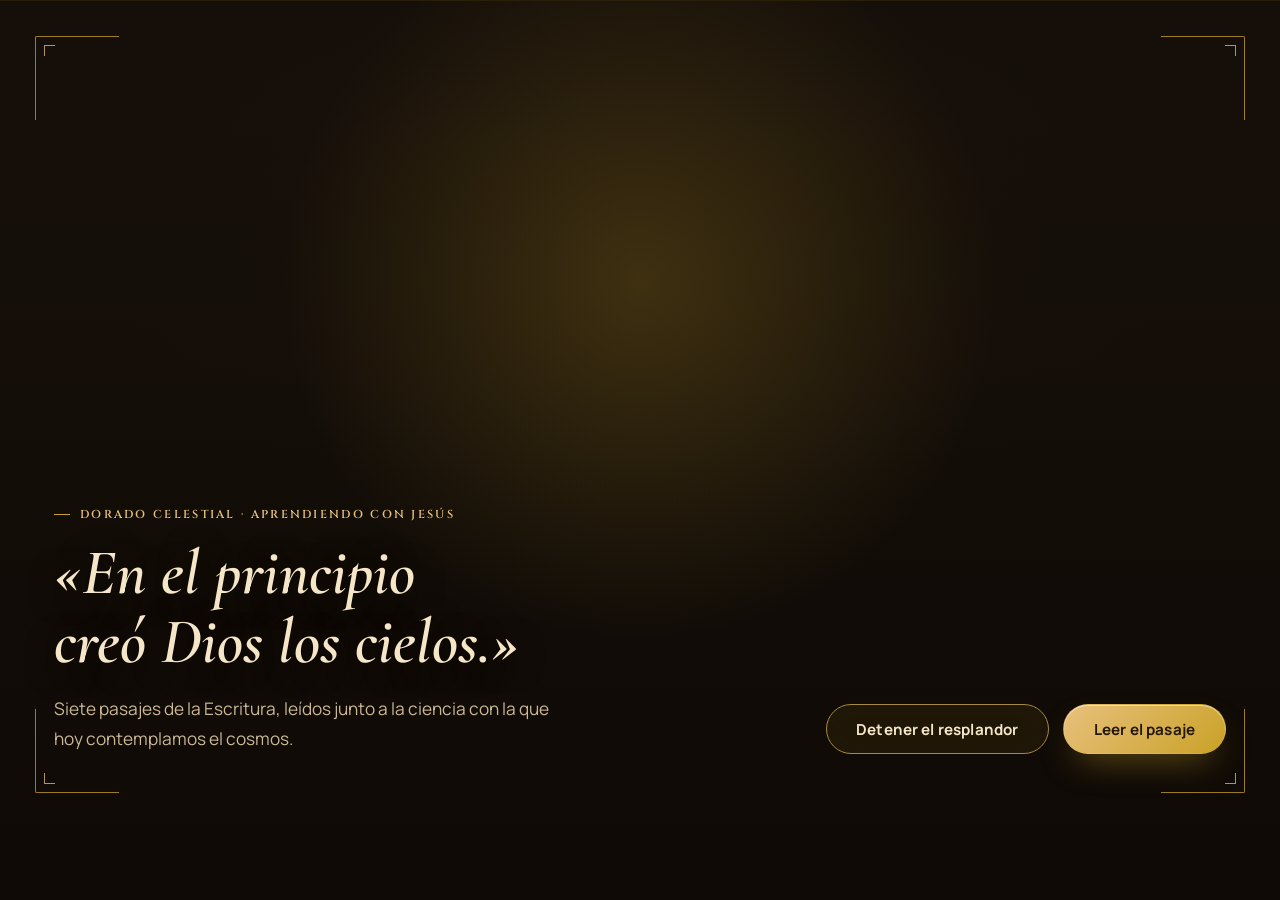
<file: santa-biblia.html>
<!DOCTYPE html>
<html lang="es">
<head>
<meta charset="UTF-8">
<meta name="viewport" content="width=device-width, initial-scale=1.0">
<title>Santa Biblia · Dorado Celestial</title>
<meta name="description" content="Siete pasajes de la Escritura leídos junto a la ciencia con la que hoy contemplamos el cosmos, presentados como una Biblia de cuero antiguo con letras de oro.">
<link rel="icon" href="data:image/svg+xml,%3Csvg xmlns='http://www.w3.org/2000/svg' viewBox='0 0 100 100'%3E%3Crect width='100' height='100' rx='14' fill='%231a120b'/%3E%3Cpath d='M50 22v56M28 50h44' stroke='%23c9a227' stroke-width='7' stroke-linecap='round'/%3E%3C/svg%3E">
<link rel="preconnect" href="https://fonts.googleapis.com">
<link rel="preconnect" href="https://fonts.gstatic.com" crossorigin>
<link href="https://fonts.googleapis.com/css2?family=Cinzel:wght@500;600;700&family=Cormorant+Garamond:ital,wght@0,500;0,600;0,700;1,500;1,600&family=Literata:ital,opsz,wght@0,18..144,400;0,18..144,500;0,18..144,600;1,18..144,400&family=Manrope:wght@400;500;600;700&family=Space+Mono:wght@400;700&display=swap" rel="stylesheet">
<style>
  /* =====================================================================
     SANTA BIBLIA · DORADO CELESTIAL — capa visual
     Paleta y variables obligatorias del rediseño. Toda la lógica JS y la
     estructura de datos (BOOK_PAGES, eventos, IDs) permanece intacta:
     solo se sustituye la presentación (CSS) y algo de HTML decorativo.
     ===================================================================== */
  :root{
    --bg-dark:#1a120b;          /* cuero oscuro profundo */
    --bg-darker:#0f0a06;
    --surface:#24180f;
    --gold:#c9a227;
    --gold-light:#e8c07d;
    --gold-dim: rgba(201, 162, 39, 0.35);
    --ink:#f5e6c8;
    --ink-dim:#cbb894;
    --ink-faint:#8a7a5c;
    --border-ornate:#a68b3c;
    --cross-gold:#d4af37;

    /* tokens de soporte (heredados del sistema original, re-mapeados a la paleta de cuero) */
    --line: rgba(201,162,39,0.28);
    --line-soft: rgba(201,162,39,0.14);
    --radius-lg: 28px;
    --radius-md: 18px;
    --radius-full: 999px;
    --ease: cubic-bezier(.16,1,.3,1);

    /* tinta sobre pergamino (área de lectura) */
    --parchment-ink:#2c1c10;
    --parchment-ink-2:#1a1008;
    --parchment-label:#7a3524;
  }
  *{ box-sizing:border-box; margin:0; padding:0; }
  html{ scroll-behavior:smooth; background:var(--bg-darker); }
  body{
    background:var(--bg-darker);
    color:var(--ink);
    font-family:'Manrope',-apple-system,BlinkMacSystemFont,sans-serif;
    font-weight:400;
    overflow-x:hidden;
    -webkit-font-smoothing:antialiased;
  }
  /* la Biblia se abre en un modal a pantalla completa: mientras esté abierto,
     el documento detrás no debe desplazarse */
  body.book-modal-open{ overflow:hidden; }
  img,canvas,video{ display:block; max-width:100%; }
  a{ color:inherit; text-decoration:none; }
  button{ font-family:inherit; cursor:pointer; background:none; border:none; }
  ::selection{ background:var(--gold); color:#1a120b; }

  .wrap{ max-width:1280px; margin:0 auto; padding:0 clamp(1.2rem, 5vw, 3.4rem); }
  .reveal{ opacity:0; transform:translateY(28px); transition:opacity .9s var(--ease), transform .9s var(--ease); }
  .reveal.is-visible{ opacity:1; transform:none; }
  @media (prefers-reduced-motion: reduce){ .reveal{ transition:none; opacity:1; transform:none; } }

  .eyebrow{
    font-family:'Cinzel', serif;
    font-weight:600;
    font-size:11.5px;
    letter-spacing:0.2em;
    text-transform:uppercase;
    color:var(--gold-light);
    display:flex; align-items:center; gap:0.6rem;
  }
  .eyebrow::before{ content:''; width:16px; height:1px; background:var(--gold); }
  .serif-italic{ font-family:'Cormorant Garamond', serif; font-style:italic; font-weight:600; }
  .lede{ color:var(--ink-dim); font-size:1.08rem; line-height:1.75; max-width:46ch; font-weight:400; }

  /* ---------- BOTONES ---------- */
  .btn-row{ display:flex; gap:0.9rem; flex-wrap:wrap; align-items:center; }
  .btn{
    position:relative;
    display:inline-flex; align-items:center; justify-content:center;
    height:50px; padding:0 1.85rem;
    border-radius:var(--radius-full);
    font-family:'Manrope',sans-serif;
    font-size:0.95rem; font-weight:700; letter-spacing:0.01em;
    white-space:nowrap;
    isolation:isolate; overflow:hidden;
    -webkit-tap-highlight-color:transparent;
    transition: transform .45s var(--ease), background-color .4s var(--ease), border-color .4s var(--ease), box-shadow .4s var(--ease), color .4s var(--ease);
    border:1px solid transparent;
  }
  .btn::before{
    content:''; position:absolute; inset:0; z-index:-1; border-radius:inherit;
    background:linear-gradient(115deg, transparent 20%, rgba(255,255,255,0.45) 48%, transparent 76%);
    transform:translateX(-130%); opacity:0;
    transition:opacity .3s var(--ease);
  }
  .btn:hover::before{ opacity:0.5; transition:transform 1s var(--ease), opacity .3s var(--ease); transform:translateX(130%); }
  .btn:active{ transform:scale(0.955); transition-duration:.15s; }
  .btn:focus-visible{ outline:2px solid var(--gold-light); outline-offset:3px; }

  .btn-outline{
    background:rgba(201,162,39,0.08);
    border-color:var(--border-ornate);
    color:var(--ink);
    backdrop-filter: blur(16px) saturate(140%);
    -webkit-backdrop-filter: blur(16px) saturate(140%);
  }
  .btn-outline:hover{ background:rgba(201,162,39,0.16); border-color:var(--gold-light); transform:translateY(-2px); box-shadow:0 16px 30px -18px rgba(0,0,0,0.6); }

  .btn-gold{ background:linear-gradient(135deg,var(--gold-light),var(--gold)); color:#241708; box-shadow:0 1px 0 rgba(255,255,255,0.5) inset, 0 16px 34px -14px rgba(201,162,39,0.55); }
  .btn-gold:hover{ filter:brightness(1.08); transform:translateY(-2px); box-shadow:0 1px 0 rgba(255,255,255,0.6) inset, 0 22px 40px -14px rgba(201,162,39,0.7); }

  .btn-icon{
    width:44px;height:44px;border-radius:50%;
    display:inline-flex;align-items:center;justify-content:center;
    background:rgba(201,162,39,0.08); border:1px solid var(--line);
    backdrop-filter:blur(14px) saturate(140%); -webkit-backdrop-filter:blur(14px) saturate(140%);
    transition:background-color .35s var(--ease), border-color .35s var(--ease), transform .35s var(--ease), box-shadow .35s var(--ease);
    color:var(--gold-light);
  }
  .btn-icon:hover{ background:rgba(201,162,39,0.18); border-color:var(--gold-light); transform:translateY(-2px); box-shadow:0 12px 22px -12px rgba(0,0,0,0.6); }
  .btn-icon:active{ transform:scale(0.92); }
  .btn-icon:focus-visible{ outline:2px solid var(--gold-light); outline-offset:3px; }

  /* =====================================================================
     PORTADA / VITRINA — sección "Dorado Celestial"
     ===================================================================== */
  .cinematic{
    position:relative; min-height:92vh; display:flex; align-items:flex-end;
    overflow:hidden; border-top:1px solid var(--line-soft);
  }
  .cinematic-photo{ position:absolute; inset:0; width:100%; height:100%; object-fit:cover; opacity:0; transition:opacity 1.6s var(--ease); }
  /* la foto de nebulosa se conserva (la función loadImageInto sigue cargándola) pero se
     funde con la textura de cuero para que se lea como un brillo cálido, no como espacio */
  .cinematic.sacred .cinematic-photo.is-loaded{ opacity:0.16; filter:sepia(0.65) saturate(1.3) contrast(1.05); mix-blend-mode:overlay; }
  .cinematic-canvas{ position:absolute; inset:0; width:100%; height:100%; mix-blend-mode:screen; }
  .cinematic-scrim{ position:absolute; inset:0; }
  .cinematic.sacred .cinematic-scrim{
    background:
      radial-gradient(ellipse 70% 55% at 50% 30%, rgba(36,24,14,0.2), transparent 60%),
      linear-gradient(180deg, rgba(15,10,6,0.35) 0%, rgba(15,10,6,0.55) 45%, rgba(15,10,6,0.97) 100%),
      var(--bg-dark);
  }
  .cinematic-content{
    position:relative; z-index:1; width:100%;
    padding: 0 clamp(1.2rem,5vw,3.4rem) clamp(3rem,7vw,4.6rem);
    display:flex; justify-content:space-between; align-items:flex-end; gap:2.4rem; flex-wrap:wrap;
  }
  .cinematic-text{ max-width:760px; }
  .cinematic-title{ font-size:clamp(2.2rem, 5.6vw, 4rem); margin:1rem 0 1.1rem; }
  .sacred .cinematic-title{ font-family:'Cormorant Garamond',serif; font-style:italic; font-weight:600; line-height:1.08; color:var(--ink); text-shadow:0 6px 30px rgba(0,0,0,0.5); }
  .sacred .lede{ color:var(--ink-dim); }

  .sacred-glow{
    position:absolute; left:50%; top:34%; width:min(64vw,820px); height:min(64vw,820px);
    transform:translate(-50%,-50%);
    background:radial-gradient(circle, rgba(201,162,39,0.22), transparent 62%);
    pointer-events:none;
    animation: candleFlicker 4.5s ease-in-out infinite;
  }
  @keyframes candleFlicker{
    0%,100%{ opacity:0.6; transform:translate(-50%,-50%) scale(1); }
    50%{ opacity:1; transform:translate(-50%,-50%) scale(1.045); }
  }
  .sacred.is-paused .sacred-glow{ animation-play-state:paused; opacity:0.4; transition:opacity .8s var(--ease); }
  @media (prefers-reduced-motion: reduce){ .sacred-glow{ animation:none; opacity:0.7; } }

  .sacred-sparkles{
    position:absolute; inset:-10% -10%; z-index:0; pointer-events:none;
    background-image:url("data:image/svg+xml,%3Csvg xmlns='http://www.w3.org/2000/svg' width='380' height='380'%3E%3Ccircle cx='123' cy='57' r='0.6' fill='%23e8c07d' opacity='0.35'/%3E%3Ccircle cx='204' cy='139' r='0.6' fill='%23e8c07d' opacity='0.8'/%3E%3Ccircle cx='82' cy='33' r='1.2' fill='%23e8c07d' opacity='0.35'/%3E%3Ccircle cx='35' cy='161' r='1.5' fill='%23e8c07d' opacity='0.38'/%3E%3Ccircle cx='85' cy='238' r='0.6' fill='%23e8c07d' opacity='0.6'/%3E%3Ccircle cx='151' cy='371' r='0.6' fill='%23e8c07d' opacity='0.6'/%3E%3Ccircle cx='217' cy='71' r='0.6' fill='%23e8c07d' opacity='0.6'/%3E%3Ccircle cx='202' cy='295' r='1.2' fill='%23e8c07d' opacity='0.6'/%3E%3Ccircle cx='293' cy='196' r='0.7' fill='%23e8c07d' opacity='0.85'/%3E%3Ccircle cx='201' cy='56' r='1.5' fill='%23e8c07d' opacity='0.8'/%3E%3C/svg%3E");
    background-repeat:repeat; background-size:380px 380px;
    opacity:0.5;
    animation: sacredDrift 90s linear infinite;
  }
  @keyframes sacredDrift{ from{ background-position:0 0; } to{ background-position:-380px -380px; } }
  .sacred-sweep{
    position:absolute; left:-20%; top:-10%; width:70%; height:70%; z-index:0; pointer-events:none;
    background:radial-gradient(circle, rgba(232,192,125,0.14), transparent 65%);
    animation: sacredSweep 26s ease-in-out infinite;
  }
  @keyframes sacredSweep{
    0%,100%{ transform:translate(0,0) scale(1); opacity:0.5; }
    50%{ transform:translate(38vw,22vh) scale(1.25); opacity:0.85; }
  }
  .sacred.is-paused .sacred-sparkles, .sacred.is-paused .sacred-sweep{ animation-play-state:paused; }
  @media (prefers-reduced-motion: reduce){ .sacred-sparkles, .sacred-sweep{ animation:none; } }

  /* marco ornamental dorado en las cuatro esquinas de la vitrina, como en la
     cubierta de referencia */
  .sacred-frame{ position:absolute; inset:clamp(1rem,3vw,2.2rem); z-index:1; pointer-events:none; }
  .sacred-frame-corner{ position:absolute; width:clamp(44px,7vw,84px); height:clamp(44px,7vw,84px); opacity:0.75; }
  .sacred-frame-corner::before{
    content:''; position:absolute; inset:0;
    border-top:1.5px solid var(--gold); border-left:1.5px solid var(--gold);
    border-radius:2px 0 0 0;
  }
  .sacred-frame-corner::after{
    content:''; position:absolute; top:9px; left:9px; width:10px; height:10px;
    border-top:1px solid var(--gold-light); border-left:1px solid var(--gold-light);
  }
  .sacred-frame-corner.tl{ top:0; left:0; }
  .sacred-frame-corner.tr{ top:0; right:0; transform:rotate(90deg); }
  .sacred-frame-corner.bl{ bottom:0; left:0; transform:rotate(-90deg); }
  .sacred-frame-corner.br{ bottom:0; right:0; transform:rotate(180deg); }
  @media (max-width:640px){ .sacred-frame{ display:none; } }


  /* =====================================================================
     BIBLIA DE CUERO — Dorado Celestial (modal de lectura)
     ---------------------------------------------------------------------
     DIAGNÓSTICO (por qué la apertura anterior NO parecía un libro real):

     1) La Biblia cerrada (.book-object, ~400px de ancho) y la Biblia
        abierta (.book-spread, ~1080px) eran DOS elementos distintos que se
        intercambiaban con display:none. Toda la animación ocurría dentro
        del recuadro pequeño y centrado de la portada y después "saltaba" a
        otra caja del doble de ancho: de ahí la sensación de que la apertura
        se mostraba "solo en un apartado central".
     2) `perspective` estaba declarada en `.book` (el modal a pantalla
        completa), pero la perspectiva CSS solo afecta a los HIJOS DIRECTOS.
        Entre `.book` y `.book-flap` había dos niveles (`.book-cover` y
        `.book-object`) sin `transform-style:preserve-3d`, así que el
        contexto 3D se aplanaba y el `rotateY` de la cubierta se dibujaba en
        proyección ortográfica: un simple encogimiento horizontal, no un
        giro. Por eso "la apertura nacía desde el centro".
     3) `.book-object` combinaba `filter:drop-shadow()` con
        `transform-style:preserve-3d`. Cualquier `filter` distinto de `none`
        convierte al elemento en grouping element y FUERZA `flat`, anulando
        el 3D de todos sus hijos. Lo mismo hacían `overflow:hidden` y
        `opacity` en otros nodos de la cadena.
     4) Las hojas (.book-leaf) giraban solo 13°/19°/24° y su bisagra estaba
        al 7% del ancho de un libro ya centrado: nunca llegaban a abrirse y
        terminaban amontonadas junto al eje — "las páginas quedan
        concentradas en el centro".
     5) `.book-spread` tenía `overflow:hidden`, que recortaba la hoja que
        giraba en el paso de página; y el JS cambiaba el contenido a los
        260 ms mientras el keyframe duraba 420 ms, cortando el giro por la
        mitad. De ahí que el paso de página se viera "soso y plano".

     SOLUCIÓN: un ÚNICO escenario 3D (.book-stage → .book-object) del tamaño
     del pliego ABIERTO. La Biblia cerrada es la mitad derecha de ese mismo
     escenario, y la cubierta (.book-flap) es UNA sola pieza con bisagra en
     el lomo (transform-origin:left center) que gira 180° hasta posarse
     sobre la mitad izquierda. Nada se sustituye ni cambia de tamaño: el
     libro simplemente se abre. `perspective` vive ahora en el padre directo
     del contenido 3D y no hay ningún `filter`, `overflow` ni `opacity`
     intermedio que aplane la escena.
     ===================================================================== */

  .book{
    position:fixed; inset:0; z-index:520;
    display:flex; align-items:center; justify-content:center;
    padding:clamp(.75rem,2.4vw,2rem);
    /* notch / barra de gestos: el libro nunca queda debajo del área segura */
    padding-bottom:max(clamp(.75rem,2.4vw,2rem), env(safe-area-inset-bottom, 0px));
    padding-top:max(clamp(.75rem,2.4vw,2rem), env(safe-area-inset-top, 0px));
    opacity:0; visibility:hidden; pointer-events:none;
    transition:opacity .5s var(--ease), visibility 0s linear .5s;
    /* NUNCA overflow:hidden aquí: recortaría la cubierta y la hoja al girar */

    /* --- geometría única del libro ---------------------------------------
       --book-h es la altura del pliego ABIERTO y --book-w su ancho total
       (dos páginas). Portada cerrada, hojas, pliego y paso de página se
       derivan de estas dos medidas, así que jamás hay dos tamaños distintos
       que "salten" entre sí. Los topes en vw/vh garantizan que el libro
       nunca quede cortado por los bordes en ninguna pantalla. */
    --book-h: min(78vh, 58vw, 620px);
    --book-w: calc(var(--book-h) * 1.46);
    --page-w: calc(var(--book-w) / 2);
    --thick: clamp(9px, .95vw, 15px);       /* grosor del canto/lomo */
    --open-dur: 1180ms;                     /* apertura completa */
    --flip-dur: 660ms;                      /* paso de página (500–800 ms) */
    --tap: 44px;                            /* área táctil mínima */
    --nav-h: 60px;                          /* banda de navegación: altura FIJA */
    --parchment-bg: #efe1bc;                /* tono medio del pergamino */
    --ease-book: cubic-bezier(.4,.04,.28,1);
    --ease-flip: cubic-bezier(.38,.04,.3,1);
  }
  @supports (height:1svh){ .book{ --book-h: min(78svh, 58vw, 620px); } }
  .book.is-open{
    opacity:1; visibility:visible; pointer-events:auto;
    transition:opacity .5s var(--ease), visibility 0s linear 0s;
  }
  .book-close{ position:absolute; top:1rem; right:1rem; z-index:30; }
  /* fondo del modal en su PROPIA capa: al no ser antecesor del contenido
     animado, el compositor no vuelve a desenfocarlo en cada frame */
  .book-backdrop{
    position:absolute; inset:0; z-index:0; pointer-events:none;
    background:radial-gradient(ellipse at 50% 18%, rgba(42,28,16,.58), rgba(6,4,2,.97) 68%);
    backdrop-filter:blur(7px) saturate(118%);
    -webkit-backdrop-filter:blur(7px) saturate(118%);
  }

  /* ---- tinta + pergamino ---- */
  .ink{
    font-family:'Cormorant Garamond', serif; font-style:italic; font-weight:600;
    color:var(--parchment-ink); text-shadow:0.3px 0.3px 0 rgba(60,35,10,0.28), 0 0 1px rgba(60,35,10,0.12);
  }
  .book-gloss-block p.ink{ font-family:'Literata', serif; font-style:normal; font-weight:400; line-height:1.78; }
  /* la palabra es la unidad de salto de línea; los glifos van dentro */
  .ink-word{ display:inline-block; white-space:nowrap; }
  .ink-glyph{
    display:inline-block;
    /* la amplitud del "temblor de pluma" calculada en JS (--r/--y) se atenúa aquí en CSS
       para priorizar la legibilidad de lectura prolongada, sin tocar la lógica */
    transform:rotate(calc(var(--r,0deg) * 0.32)) translateY(calc(var(--y,0px) * 0.32));
  }
  @media (max-width:760px){ .ink-glyph{ transform:none; } }
  .ink-label{
    font-family:'Space Mono',monospace; font-weight:700; letter-spacing:0.16em; text-transform:uppercase;
    color:var(--parchment-label); font-style:normal;
  }
  /* PERGAMINO — marfil cálido con manchas de envejecido muy tenues y los
     cantos ligeramente tostados, como el papel de una edición antigua */
  .parchment{
    background:
      radial-gradient(ellipse 55% 40% at 20% 14%, rgba(255,252,238,.65), transparent 58%),
      radial-gradient(ellipse 42% 34% at 82% 84%, rgba(139,101,52,.16), transparent 62%),
      radial-gradient(ellipse 26% 26% at 90% 10%, rgba(150,110,58,.10), transparent 70%),
      radial-gradient(ellipse 18% 22% at 12% 78%, rgba(150,110,58,.09), transparent 70%),
      radial-gradient(ellipse 12% 16% at 62% 34%, rgba(160,120,66,.07), transparent 70%),
      linear-gradient(168deg, #f6ecd2 0%, #efe1bc 46%, #e8d7ae 78%, #f1e5c4 100%);
    position:relative;
  }
  .parchment::before{
    content:''; position:absolute; inset:0; pointer-events:none; opacity:0.42; mix-blend-mode:multiply;
    background-image:url("data:image/svg+xml,%3Csvg xmlns='http://www.w3.org/2000/svg' width='140' height='140'%3E%3Cfilter id='n'%3E%3CfeTurbulence type='fractalNoise' baseFrequency='0.9' numOctaves='2' stitchTiles='stitch'/%3E%3CfeColorMatrix type='matrix' values='0 0 0 0 0.35  0 0 0 0 0.27  0 0 0 0 0.14  0 0 0 0.5 0'/%3E%3C/filter%3E%3Crect width='100%25' height='100%25' filter='url(%23n)'/%3E%3C/svg%3E");
  }

  /* =====================================================================
     ESCENARIO 3D — `perspective` vive aquí, en el PADRE DIRECTO de lo que
     gira, y el punto de fuga se sitúa en el lomo/pliegue. Sin filter, sin
     overflow y sin opacity intermedios: los tres aplanarían el 3D.
     ===================================================================== */
  .book-stage{
    position:relative; z-index:1; flex:0 0 auto;
    width:var(--book-w); height:var(--book-h);
    perspective: calc(var(--book-w) * 2.8);
    perspective-origin: 50% 44%;
  }
  /* sombra proyectada del libro sobre la "mesa": elemento aparte para no
     meter ningún `filter` dentro de la cadena 3D */
  .book-ground{
    position:absolute; left:0; right:0; bottom:-5%; height:12%; z-index:0;
    background:radial-gradient(ellipse at 50% 40%, rgba(0,0,0,.62), transparent 72%);
    /* solo transform/opacity: la sombra nunca provoca reflow durante la apertura */
    transform:scaleX(.74); transform-origin:50% 50%;
    transition:transform var(--open-dur) var(--ease-book), opacity .6s ease;
    pointer-events:none;
  }
  .book.is-cover .book-ground{ transform:translateX(-25%) scaleX(.38); }

  /* .book-object = la escena. Cerrada, la Biblia ocupa la MITAD DERECHA del
     escenario, así que la escena se desplaza media página para que la
     portada quede centrada en pantalla. Al abrir vuelve a 0 de forma
     sincronizada con el giro de la cubierta: no es un salto lateral
     artificial, es el mismo despliegue que hace un libro real. */
  .book-object{
    position:absolute; inset:0;
    transform-style:preserve-3d;
    transform:translateX(0);
    transition:transform var(--open-dur) var(--ease-book);
  }
  .book.is-cover .book-object{ transform:translateX(-25%); }
  /* el deslizamiento se hace con keyframes (no con la transición) para que
     comparta exactamente reloj y curva con el giro de la cubierta */
  .book.is-opening .book-object{ animation:sacredBookSlide var(--open-dur) var(--ease-book) both; }
  @keyframes sacredBookSlide{ from{ transform:translateX(-25%); } to{ transform:translateX(0); } }
  .book.is-opening .book-ground{ animation:sacredGroundSpread var(--open-dur) var(--ease-book) both; }
  @keyframes sacredGroundSpread{
    from{ transform:translateX(-25%) scaleX(.38); }
    to  { transform:scaleX(.74); }
  }

  /* ---------------------------------------------------------------------
     (A) CUERPO FÍSICO DE LA BIBLIA — la mitad DERECHA del escenario.
     Contiene contracubierta, bloque de papel, lomo, canto dorado, hojas y
     la cubierta. Al estar cerrada se inclina levemente sobre su lomo para
     que se lea como un objeto con volumen, no como una lámina.
     --------------------------------------------------------------------- */
  .book-flaps{
    position:absolute; top:0; bottom:0; left:50%; width:50%;
    transform-style:preserve-3d;
    transform-origin:left center;
    transform:rotateY(0deg);
    transition:transform .5s var(--ease-book);
  }
  .book.is-cover .book-flaps{ transform:rotateY(-7deg); }

  /* contracubierta de cuero, con la "ceja" que sobresale del papel */
  .book-back-cover{
    position:absolute; inset:-1.1% -1.4% -1.1% 0; border-radius:2px 7px 7px 2px;
    transform:translateZ(calc(var(--thick) * -1));
    background-image:
      radial-gradient(ellipse 55% 40% at 15% 8%, rgba(255,214,178,.14), transparent 62%),
      radial-gradient(ellipse 70% 55% at 82% 92%, rgba(0,0,0,.5), transparent 60%),
      repeating-linear-gradient(128deg, rgba(0,0,0,.10) 0 1.4px, transparent 1.4px 3.6px),
      linear-gradient(160deg, #5a2e22 0%, #3a1c14 38%, #241209 72%, var(--bg-darker) 100%);
    box-shadow:0 26px 44px -18px rgba(0,0,0,.7), inset 0 0 0 1px rgba(201,162,39,.10);
  }
  /* bloque de papel: canto dorado visible + insinuación de muchas hojas */
  .book-block{
    position:absolute; inset:.8% .2% .8% 0; border-radius:1px 4px 4px 1px;
    transform:translateZ(calc(var(--thick) * -0.45));
    background:linear-gradient(180deg,#fbf3df 0%,#f1e4c2 52%,#e6d5ac 100%);
    box-shadow:inset -8px 0 14px -10px rgba(120,86,45,.55);
  }
  /* lomo de cuero: tira perpendicular en la bisagra (nervios de encuadernación) */
  .book-spine-strip{
    position:absolute; top:-1.1%; bottom:-1.1%; left:0; width:var(--thick);
    transform-origin:right center;
    transform:translateX(-100%) rotateY(-90deg);
    background:linear-gradient(90deg,#160a06 0%,#5a2419 34%,#3a1610 68%,#150907 100%);
    background-image:
      repeating-linear-gradient(180deg, transparent 0 44px, rgba(0,0,0,.55) 44px 47px,
        rgba(232,192,125,.35) 47px 49px, rgba(0,0,0,.35) 49px 52px, transparent 52px 96px),
      linear-gradient(90deg,#160a06 0%,#5a2419 34%,#3a1610 68%,#150907 100%);
    box-shadow:inset 0 0 10px rgba(0,0,0,.6);
    transition:opacity .5s ease;
  }
  /* canto de las hojas: pan de oro pulido con veta grabada muy sutil */
  .book-fore-edge{
    position:absolute; top:1%; bottom:1%; right:0; width:var(--thick);
    transform-origin:left center;
    transform:translateX(100%) rotateY(90deg);
    background:linear-gradient(180deg,#96702a 0%,#f6dfa0 18%,#d9a94f 42%,#fff6da 58%,#c9932f 78%,#f6dfa0 92%,#96702a 100%);
    background-image:
      repeating-linear-gradient(180deg, rgba(120,80,20,.35) 0 .6px, transparent .6px 3px),
      linear-gradient(180deg,#96702a 0%,#f6dfa0 18%,#d9a94f 42%,#fff6da 58%,#c9932f 78%,#f6dfa0 92%,#96702a 100%);
    box-shadow:inset 0 0 6px rgba(70,45,15,.4);
    transition:opacity .5s ease;
  }
  .book.is-index .book-spine-strip, .book.is-page .book-spine-strip,
  .book.is-index .book-fore-edge,   .book.is-page .book-fore-edge{ opacity:0; }

  /* señalador de tela: cuelga desde la cabecera, se retira al abrir */
  .book-ribbon{
    position:absolute; top:-1%; left:26%; width:7%; height:52%; z-index:6;
    transform:translateZ(1px); transform-origin:top center;
    background:linear-gradient(180deg,#8a1c26,#5a0f18);
    clip-path:polygon(0 0,100% 0,100% 88%,50% 100%,0 88%);
    box-shadow:0 4px 10px rgba(0,0,0,.45);
    animation:bookRibbonSway 6s ease-in-out infinite;
    transition:opacity .32s ease;
  }
  @keyframes bookRibbonSway{ 0%,100%{ transform:translateZ(1px) rotate(-1.4deg); } 50%{ transform:translateZ(1px) rotate(1.4deg); } }
  .book.is-opening .book-ribbon{ opacity:0; }
  /* con el libro abierto el señalador se retira del todo: si solo se le
     bajaba la opacidad seguía tiñendo el texto del pliego */
  .book.is-index .book-ribbon, .book.is-page .book-ribbon{ display:none; }

  /* ---- HOJAS INTERIORES: se levantan en cascada desde el MISMO lomo ----
     Cada hoja tiene su propio ángulo, retardo y variación de luz; al llegar
     al final se desvanecen justo cuando el pliego real ya está visible
     debajo, de modo que la revelación es progresiva y continua. */
  .book-leaves{ position:absolute; inset:0; transform-style:preserve-3d; pointer-events:none; }
  .book-leaf{
    position:absolute; top:1.4%; bottom:1.4%; left:0; right:.6%;
    border-radius:1px 4px 4px 1px;
    transform-origin:left center;
    transform:translateZ(var(--lz,1px)) rotateY(0deg);
    background:linear-gradient(100deg,#fdf7e6 0%,#f4e8c8 44%,#e7d6ab 100%);
    box-shadow:inset -10px 0 18px -12px rgba(120,86,45,.55), 0 1px 3px rgba(60,38,14,.25);
    opacity:0;
  }
  .book-leaf.l1{ --lz:5px; }
  .book-leaf.l2{ --lz:3.6px; }
  .book-leaf.l3{ --lz:2.4px; }
  .book-leaf.l4{ --lz:1.2px; }

  /* ---- CUBIERTA: UNA sola pieza, bisagra en el lomo izquierdo ---- */
  .book-flap{
    position:absolute; inset:-1.1% -1.4% -1.1% 0; z-index:8;
    border-radius:2px 7px 7px 2px;
    transform-origin:left center;                 /* ← la bisagra es el lomo */
    transform:translateZ(calc(var(--thick) * .55)) rotateY(0deg);
    transform-style:preserve-3d;
    cursor:pointer; -webkit-tap-highlight-color:transparent;
    transition:transform .45s var(--ease-book);
  }
  .book.is-cover .book-flap:hover,
  .book.is-cover .book-flap:focus-visible{ transform:translateZ(calc(var(--thick) * .55)) rotateY(-8deg); }
  .book-flap:focus-visible{ outline:2px solid var(--gold-light); outline-offset:8px; }
  .book-flap-face{
    position:absolute; inset:0; border-radius:inherit;
    backface-visibility:hidden; -webkit-backface-visibility:hidden;
    overflow:hidden;                              /* seguro: es una hoja del árbol 3D */
  }
  /* cara exterior: cuero sagrado burdeos/marrón, sombreado multidireccional
     y grano fino superpuesto */
  .book-flap-front{
    background-image:
      radial-gradient(ellipse 55% 40% at 15% 8%, rgba(255,214,178,0.16), transparent 62%),
      radial-gradient(ellipse 70% 55% at 82% 92%, rgba(0,0,0,0.5), transparent 60%),
      radial-gradient(circle at 4% 94%, rgba(0,0,0,0.55), transparent 45%),
      radial-gradient(circle at 96% 6%, rgba(0,0,0,0.4), transparent 42%),
      repeating-linear-gradient(128deg, rgba(0,0,0,0.1) 0 1.4px, transparent 1.4px 3.6px),
      repeating-linear-gradient(38deg, rgba(0,0,0,0.06) 0 1px, transparent 1px 3.2px),
      radial-gradient(ellipse 90% 80% at 50% 46%, rgba(122,52,36,.28), transparent 68%),
      linear-gradient(160deg, #5a2e22 0%, #3a1c14 38%, #241209 72%, var(--bg-darker) 100%);
    box-shadow:
      inset 0 0 0 1px rgba(201,162,39,.12),
      inset 0 0 90px rgba(0,0,0,.55),
      0 24px 48px -20px rgba(0,0,0,.75);
  }
  .book-flap-front::after{
    content:''; position:absolute; inset:0; pointer-events:none;
    opacity:.45; mix-blend-mode:overlay;
    background-image:url("data:image/svg+xml,%3Csvg xmlns='http://www.w3.org/2000/svg' width='120' height='120'%3E%3Cfilter id='g'%3E%3CfeTurbulence type='fractalNoise' baseFrequency='0.85' numOctaves='2' stitchTiles='stitch'/%3E%3CfeColorMatrix type='matrix' values='0 0 0 0 0  0 0 0 0 0  0 0 0 0 0  0 0 0 0.5 0'/%3E%3C/filter%3E%3Crect width='100%25' height='100%25' filter='url(%23g)'/%3E%3C/svg%3E");
  }
  /* cara interior (guarda/endpaper): lo que se ve una vez la tapa reposa
     sobre la mitad izquierda del pliego */
  .book-flap-inside{
    transform:rotateY(180deg);
    background-image:
      radial-gradient(ellipse 60% 50% at 30% 20%, rgba(255,245,220,.18), transparent 64%),
      repeating-linear-gradient(46deg, rgba(255,235,200,.05) 0 6px, transparent 6px 13px),
      repeating-linear-gradient(-38deg, rgba(0,0,0,.10) 0 9px, transparent 9px 19px),
      linear-gradient(150deg,#6b3b28 0%,#4a2418 46%,#2e150e 100%);
    box-shadow:inset 0 0 60px rgba(0,0,0,.5);
  }

  /* ---- FASE 2 — giro de la cubierta ---- */
  .book.is-opening .book-flap{
    animation:sacredCoverSwing var(--open-dur) var(--ease-book) both;
    will-change:transform;
  }
  @keyframes sacredCoverSwing{
    /* el despegue del canto usa su propia curva (rápida y corta) para que el
       gesto se perciba desde el primer frame; el resto del giro cae con la
       curva del libro y aterriza con suavidad */
    0%   { transform:translateZ(calc(var(--thick) * .55)) rotateY(0deg);
           animation-timing-function:cubic-bezier(.3,.6,.5,1); }
    12%  { transform:translateZ(calc(var(--thick) * .55)) rotateY(-17deg); }
    100% { transform:translateZ(calc(var(--thick) * -.45)) rotateY(-181deg); } /* reposa BAJO el pliego */
  }
  /* estado final estable: sin esto la tapa "saltaría" a 0° al quitar
     .is-opening, porque la animación deja de aplicarse */
  .book.is-index .book-flap, .book.is-page .book-flap{
    transform:translateZ(calc(var(--thick) * -.45)) rotateY(-181deg);
    transition:none; cursor:default;
  }

  /* ---- FASE 3 — cascada de hojas ---- */
  /* la cascada arranca cuando la tapa ya va camino de la vertical, y cada
     hoja dura menos que la tapa: así en cada instante solo hay una o dos
     hojas en vuelo y la revelación se percibe progresiva, no como un bloque */
  .book.is-opening .book-leaf{
    animation:sacredLeafSwing 560ms cubic-bezier(.45,.03,.32,1) both;
    will-change:transform, opacity;
  }
  .book.is-opening .book-leaf.l1{ animation-delay:340ms; }
  .book.is-opening .book-leaf.l2{ animation-delay:430ms; }
  .book.is-opening .book-leaf.l3{ animation-delay:520ms; }
  .book.is-opening .book-leaf.l4{ animation-delay:610ms; }
  @keyframes sacredLeafSwing{
    0%   { opacity:0; transform:translateZ(var(--lz)) rotateY(-3deg); }
    12%  { opacity:1; }
    /* el translateZ negativo del centro compensa el aumento de perspectiva:
       sin él la hoja se agiganta al pasar por la vertical y tapa todo el libro */
    50%  { transform:translateZ(calc(var(--page-w) * -.24)) rotateY(-92deg) scaleX(.985); }
    82%  { opacity:.9; }
    100% { opacity:0; transform:translateZ(calc(var(--lz) * -1)) rotateY(-184deg); }
  }
  .book.is-index .book-leaf, .book.is-page .book-leaf{ opacity:0; }

  /* ---- FASE 4 — resplandor cálido que nace en el pliegue ----
     Discreto y breve: acompaña la apertura sin competir con el texto.
     (#bookBurst conserva su ID; ya no es el destello en abanico anterior.) */
  .book-burst{
    position:absolute; left:50%; top:50%; width:70%; height:64%; z-index:2;
    margin:0; transform:translate(-50%,-50%) translateZ(.5px);
    border-radius:50%; pointer-events:none; opacity:0;
    background:radial-gradient(ellipse at 50% 50%, rgba(255,244,214,.85), rgba(232,192,125,.30) 46%, transparent 74%);
  }
  .book.is-opening .book-burst{ animation:sacredInnerGlow var(--open-dur) ease both; }
  @keyframes sacredInnerGlow{
    0%   { opacity:0; transform:translate(-50%,-50%) translateZ(.5px) scale(.6); }
    46%  { opacity:.55; transform:translate(-50%,-50%) translateZ(.5px) scale(1); }
    78%  { opacity:.22; }
    100% { opacity:0;   transform:translate(-50%,-50%) translateZ(.5px) scale(1.04); }
  }

  /* ---- contenido grabado en la tapa ---- */
  .book-face-content{
    position:absolute; inset:0; z-index:2;
    display:flex; flex-direction:column; align-items:center; justify-content:center;
    text-align:center; gap:.5rem; padding:14% 10%; pointer-events:none;
  }
  /* filete doble grabado en oro: la marca de encuadernación más reconocible
     de una Biblia de colección — un hilo fino por fuera y otro por dentro,
     ambos con su sombra de hueco para que parezcan estampados en el cuero */
  .book-face-content::before{
    content:''; position:absolute; inset:6.5% 7%; border-radius:2px; pointer-events:none;
    border:1px solid rgba(201,162,39,.52);
    box-shadow:
      0 1px 0 rgba(255,232,180,.14),
      inset 0 0 0 3px rgba(0,0,0,.26),
      inset 0 0 0 4px rgba(201,162,39,.30),
      inset 0 0 30px rgba(0,0,0,.34);
  }
  /* costura ciega junto al canto */
  .book-face-content::after{
    content:''; position:absolute; inset:3.4% 3.8%; border-radius:4px; pointer-events:none;
    border:1px dashed rgba(232,192,125,.20);
  }
  /* ornamento de pan de oro sobre el título */
  .book-cover-orn{
    width:clamp(52px, 26%, 96px); height:12px; opacity:.9; flex:0 0 auto;
  }
  .book-corner{ position:absolute; width:clamp(24px,7%,38px); height:clamp(24px,7%,38px); overflow:visible; }
  .book-corner.tl{ top:7.4%; left:7.9%; }
  .book-corner.tr{ top:7.4%; right:7.9%; transform:rotate(90deg); }
  .book-corner.bl{ bottom:7.4%; left:7.9%; transform:rotate(-90deg); }
  .book-corner.br{ bottom:7.4%; right:7.9%; transform:rotate(180deg); }
  /* estado de carga: el texto grabado aparece cuando las tipografías están
     listas, para que el título no destelle primero con la fuente de sistema */
  .book-cover-orn, .book-cover-title, .book-cover-divider, .book-cover-sub{
    opacity:0; transition:opacity .45s var(--ease);
  }
  html.fonts-ready .book-cover-orn, html.fonts-ready .book-cover-title,
  html.fonts-ready .book-cover-divider, html.fonts-ready .book-cover-sub{ opacity:1; }
  .book-cross-wrap{ position:relative; display:inline-flex; align-items:center; justify-content:center; margin-bottom:.3rem; pointer-events:none; }
  .book-cross-svg{
    width:clamp(3.2rem, calc(var(--page-w) * .21), 5.4rem); height:auto; display:block; overflow:visible;
    filter:
      drop-shadow(-1px -1.5px 0 rgba(255,246,224,0.4))
      drop-shadow(1.5px 2.5px 3px rgba(0,0,0,0.55))
      drop-shadow(0 0 20px rgba(212,175,55,0.32));
  }
  .book-cross-sheen{ mix-blend-mode:screen; opacity:0.55; }
  .cross-sparkle{
    position:absolute; font-size:9px; line-height:1; color:var(--gold-light);
    opacity:0; filter:drop-shadow(0 0 3px rgba(232,192,125,0.85));
    animation:crossSparkle 5s ease-in-out infinite;
  }
  .cross-sparkle::before{ content:'✦'; }
  .cross-sparkle.s1{ top:0%;   left:14%; font-size:10px; animation-delay:.2s;  animation-duration:5.4s; }
  .cross-sparkle.s2{ top:16%;  right:6%; font-size:7px;  animation-delay:1.7s; animation-duration:4.6s; }
  .cross-sparkle.s3{ bottom:26%; left:0%; font-size:8px;  animation-delay:2.9s; animation-duration:5.8s; }
  .cross-sparkle.s4{ bottom:6%; right:16%; font-size:6.5px; animation-delay:.9s; animation-duration:5.1s; }
  .cross-sparkle.s5{ top:42%;  left:-8%; font-size:7.5px; animation-delay:3.6s; animation-duration:6.2s; }
  @keyframes crossSparkle{
    0%,100%{ opacity:0; transform:scale(0.35) rotate(0deg); }
    45%,55%{ opacity:0.9; transform:scale(1) rotate(10deg); }
  }
  .book-cover-title{
    font-family:'Cinzel',serif; font-weight:700; letter-spacing:0.08em; text-transform:uppercase;
    font-size:clamp(1rem, calc(var(--page-w) * .072), 1.7rem); color:var(--gold-light); line-height:1.2; white-space:nowrap;
    text-shadow:-1px -1px 0 rgba(255,226,170,0.25), 1px 1.5px 1.5px rgba(0,0,0,0.7), 0 0 14px rgba(201,162,39,0.25);
  }
  .book-cover-divider{ width:clamp(44px,22%,72px); height:9px; margin:.1rem 0; opacity:.85; }
  .book-cover-sub{
    font-family:'Cormorant Garamond',serif; font-style:italic; font-weight:600;
    font-size:clamp(.78rem, calc(var(--page-w) * .046), 1.15rem);
    letter-spacing:.04em; color:var(--gold-light); opacity:.92;
    text-shadow:0 1px 2px rgba(0,0,0,.65);
  }
  /* la tinta de inkifyEl fue calibrada para pergamino claro; sobre el cuero
     oscuro de la cubierta el texto debe seguir dorado */
  .book-cover-title .ink-glyph, .book-cover-sub .ink-glyph{ color:inherit !important; }
  .book-cover-hint{
    position:absolute; left:50%; bottom:clamp(.7rem,2.6vh,1.8rem); transform:translateX(-50%); z-index:2;
    font-family:'Space Mono',monospace; font-size:9.5px; letter-spacing:.18em; text-transform:uppercase;
    color:var(--ink-faint); white-space:nowrap; z-index:12; pointer-events:none;
    animation:bookHint 2.6s ease-in-out infinite;
    transition:opacity .35s ease;
  }
  @keyframes bookHint{ 0%,100%{ opacity:.45; } 50%{ opacity:.95; } }
  /* `animation:none` es imprescindible: una animación en curso gana a
     cualquier `opacity` declarada y la pista nunca llegaba a ocultarse */
  .book.is-opening .book-cover-hint, .book.is-index .book-cover-hint, .book.is-page .book-cover-hint{ animation:none; opacity:0; }

  /* motas de polvo dorado suspendidas frente al libro */
  .book-motes{ position:absolute; inset:-12% -14%; pointer-events:none; z-index:12; }
  .book-motes span{
    position:absolute; width:3px; height:3px; border-radius:50%;
    background:radial-gradient(circle, rgba(255,238,200,0.95), rgba(255,220,150,0) 70%);
    box-shadow:0 0 6px 1px rgba(255,224,160,0.6);
    animation:bookMoteDrift linear infinite; opacity:0;
  }
  .book-motes span:nth-child(1){ left:8%; top:70%; width:2px; height:2px; animation-duration:9s; animation-delay:.2s; }
  .book-motes span:nth-child(2){ left:88%; top:22%; animation-duration:11s; animation-delay:1.6s; }
  .book-motes span:nth-child(3){ left:20%; top:14%; width:2px; height:2px; animation-duration:8s; animation-delay:3.1s; }
  .book-motes span:nth-child(4){ left:76%; top:80%; animation-duration:12.5s; animation-delay:.8s; }
  .book-motes span:nth-child(5){ left:50%; top:6%; width:2.4px; height:2.4px; animation-duration:10s; animation-delay:2.4s; }
  .book-motes span:nth-child(6){ left:6%; top:38%; animation-duration:13s; animation-delay:4s; }
  @keyframes bookMoteDrift{
    0%{ opacity:0; transform:translate(0,0) scale(0.6); }
    12%{ opacity:0.85; }
    50%{ transform:translate(6px,-22px) scale(1); }
    88%{ opacity:0.5; }
    100%{ opacity:0; transform:translate(-4px,-46px) scale(0.7); }
  }

  /* =====================================================================
     (B) PLIEGO ABIERTO — ocupa TODO el escenario (dos páginas completas),
     alineado con el mismo lomo que la cubierta. Se revela progresivamente
     cuando la tapa ya ha pasado la vertical.
     ===================================================================== */
  .book-open{
    position:absolute; inset:0; z-index:4;
    transform:translateZ(0);
    transform-style:preserve-3d;
    opacity:0; pointer-events:none;
  }
  .book.is-opening .book-open{ animation:sacredSpreadReveal var(--open-dur) ease both; }
  @keyframes sacredSpreadReveal{
    0%,52%{ opacity:0; }
    76%   { opacity:.9; }
    100%  { opacity:1; }
  }
  .book.is-index .book-open, .book.is-page .book-open{ opacity:1; pointer-events:auto; }
  .book-open:focus{ outline:none; }

  .book-spread{
    position:absolute; inset:1.6% 1.4%;
    display:grid; grid-template-columns:1fr 1fr;
    border-radius:2px 5px 5px 2px;
    transform-style:preserve-3d;
    /* overflow DEBE ser visible: la hoja del paso de página gira fuera de
       esta caja. Recortarla era la causa del giro "plano y recortado". */
    overflow:visible;
    box-shadow:0 40px 90px -30px rgba(0,0,0,.75);
  }
  /* la página ya NO se desplaza: el scroll vive dentro de .book-read, de modo
     que el titulillo y la navegación quedan siempre fijos en su banda */
  .book-page{
    position:relative; overflow:hidden;
    padding:clamp(.95rem, calc(var(--page-w) * .078), 2.7rem);
  }
  .book-page-left{ border-radius:2px 0 0 2px; }
  .book-page-right{ border-radius:0 5px 5px 0; }
  /* curvatura del papel hacia el pliegue + variación de iluminación: las
     páginas dejan de leerse como rectángulos planos superpuestos */
  .book-page::after{
    content:''; position:absolute; inset:0; pointer-events:none; z-index:1;
    border-radius:inherit;
  }
  /* curvatura: luz en el canto exterior, sombra creciente hacia el pliegue,
     más un velo muy tenue en las esquinas (papel envejecido) */
  .book-page-left::after{
    background:
      radial-gradient(ellipse 70% 55% at 12% 90%, rgba(120,86,45,.10), transparent 62%),
      linear-gradient(90deg, rgba(255,252,240,.30) 0%, rgba(255,252,240,0) 14%,
        rgba(74,46,16,0) 58%, rgba(74,46,16,.16) 86%, rgba(46,28,8,.34) 100%);
    box-shadow:inset 0 0 72px rgba(70,44,16,.22);
  }
  .book-page-right::after{
    background:
      radial-gradient(ellipse 70% 55% at 88% 90%, rgba(120,86,45,.10), transparent 62%),
      linear-gradient(270deg, rgba(255,252,240,.30) 0%, rgba(255,252,240,0) 14%,
        rgba(74,46,16,0) 58%, rgba(74,46,16,.16) 86%, rgba(46,28,8,.34) 100%);
    box-shadow:inset 0 0 72px rgba(70,44,16,.22);
  }
  /* EL PLIEGUE REAL: eje central con doble sombra y filo de luz */
  .book-gutter{
    position:absolute; top:-.6%; bottom:-.6%; left:50%; width:clamp(22px,5.5%,58px);
    margin-left:calc(clamp(22px,5.5%,58px) / -2);
    z-index:3; pointer-events:none; transform:translateZ(.6px);
    background:
      linear-gradient(90deg,
        rgba(60,38,14,0) 0%, rgba(60,38,14,.10) 24%, rgba(48,29,10,.34) 44%,
        rgba(24,14,4,.46) 50%,
        rgba(48,29,10,.34) 56%, rgba(60,38,14,.10) 76%, rgba(60,38,14,0) 100%);
  }
  .book-gutter::after{
    content:''; position:absolute; top:6%; bottom:6%; left:50%; width:1px; margin-left:-.5px;
    background:linear-gradient(180deg, rgba(255,246,214,0), rgba(255,246,214,.28) 30%, rgba(255,246,214,.28) 70%, rgba(255,246,214,0));
  }
  /* canto dorado del bloque de hojas visible a ambos lados del pliego */
  .book-spread::before, .book-spread::after{
    content:''; position:absolute; top:2.5%; bottom:2.5%; width:3px; z-index:2; pointer-events:none;
    background:repeating-linear-gradient(180deg, rgba(239,220,169,.9) 0 1.6px, rgba(184,144,90,.75) 1.6px 2.4px, rgba(239,220,169,.9) 2.4px 4.2px);
    opacity:.4;
  }
  .book-spread::before{ left:0; border-radius:3px 0 0 3px; }
  .book-spread::after{ right:0; border-radius:0 3px 3px 0; }

  /* =====================================================================
     PÁGINA IZQUIERDA — LÁMINA ILUMINADA
     Sello dentro de un roundel de pan de oro, filete doble y el motivo del
     pasaje en cursiva. Es la "lámina" del pliego: acompaña, no compite.
     ===================================================================== */
  .book-page-left{
    display:flex; flex-direction:column; align-items:center; justify-content:center;
    text-align:center; gap:clamp(.7rem, calc(var(--page-w) * .035), 1.4rem);
  }
  /* fundido corto al confirmar la lámina tras el giro: evita que el cambio
     del lado izquierdo se perciba como un salto */
  .book-page-left.is-settling{ animation:plateSettle 320ms ease both; }
  @keyframes plateSettle{
    from{ opacity:.25; transform:translateY(5px); }
    to  { opacity:1;   transform:none; }
  }
  @media (prefers-reduced-motion: reduce){
    .book-page-left.is-settling{ animation:plateSettleSoft 160ms ease both; }
  }
  @keyframes plateSettleSoft{ from{ opacity:.4; } to{ opacity:1; } }

  .book-plate{
    position:relative; display:grid; place-items:center;
    width:min(230px, 64%); aspect-ratio:1/1; flex:0 0 auto;
  }
  /* roundel: filete doble de oro envejecido con un halo interior cálido */
  .book-plate::before{
    content:''; position:absolute; inset:0; border-radius:50%;
    border:1px solid rgba(166,139,60,.55);
    box-shadow:0 0 0 5px rgba(247,240,220,.5), 0 0 0 6px rgba(166,139,60,.28),
               inset 0 0 34px rgba(120,86,45,.16);
    background:radial-gradient(circle at 50% 38%, rgba(255,251,236,.75), rgba(255,251,236,0) 66%);
  }
  .book-plate .book-seal{
    position:relative; width:88%; height:auto; aspect-ratio:1/1;
    filter:drop-shadow(0 2px 3px rgba(90,60,25,.18));
  }
  .book-left-tag{
    font-family:'Cinzel',serif; font-weight:600;
    font-size:clamp(10px, calc(var(--page-w) * .028), 13px);
    letter-spacing:.22em; text-transform:uppercase; color:var(--parchment-label);
  }
  .book-left-title{
    font-family:'Cinzel',serif; font-weight:600; line-height:1.32;
    font-size:clamp(.95rem, calc(var(--page-w) * .042), 1.28rem);
    letter-spacing:.04em; color:var(--parchment-ink-2); max-width:22ch;
  }
  .book-left-quote{
    font-family:'Cormorant Garamond',serif; font-style:italic; font-weight:500;
    font-size:clamp(.92rem, calc(var(--page-w) * .036), 1.12rem);
    line-height:1.62; color:#5b3521; max-width:26ch;
  }
  .book-left-motif{
    font-family:'Cormorant Garamond',serif; font-style:italic;
    font-size:clamp(.82rem, calc(var(--page-w) * .030), .98rem);
    line-height:1.55; color:#7c563c; max-width:24ch;
  }
  /* filete ornamental: hairline dorado con un rombo central */
  .book-rule{
    flex:0 0 auto; width:min(72%, 220px); height:9px; position:relative;
    margin:.1rem auto;
  }
  .book-rule::before{
    content:''; position:absolute; top:4px; left:0; right:0; height:1px;
    background:linear-gradient(90deg, transparent, rgba(166,139,60,.65) 22%, rgba(166,139,60,.65) 78%, transparent);
  }
  .book-rule::after{
    content:''; position:absolute; top:1.5px; left:50%; width:6px; height:6px; margin-left:-3px;
    background:linear-gradient(135deg,#d9b45a,#a68b3c); transform:rotate(45deg);
    box-shadow:0 0 0 2.5px var(--parchment-bg, #efe1bc);
  }
  .book-rule.is-short{ width:min(46%, 120px); }
  .book-read > .book-rule{ margin:0 0 clamp(1rem, calc(var(--page-w)*.05), 1.7rem); }

  .book-to-index{
    position:absolute; top:clamp(.6rem,2.2%,1.1rem); left:clamp(.6rem,2.2%,1.1rem); z-index:4;
    display:inline-flex; align-items:center; gap:.35rem;
    min-height:34px; padding:0 .8rem;
    font-family:'Space Mono',monospace; font-size:10px; letter-spacing:.12em; text-transform:uppercase;
    color:var(--parchment-label);
    background:rgba(255,250,235,.42); border:1px solid rgba(122,53,36,.28);
    border-radius:var(--radius-full); cursor:pointer;
    transition:background-color .3s var(--ease), border-color .3s var(--ease), transform .2s var(--ease);
  }
  .book-to-index:hover{ background:rgba(255,250,235,.72); border-color:rgba(122,53,36,.5); }
  .book-to-index:active{ transform:scale(.97); }
  .book-to-index:focus-visible{ outline:2px solid var(--parchment-label); outline-offset:2px; }

  /* =====================================================================
     PÁGINA DERECHA — CAJA EDITORIAL
     Estructura fija en tres bandas (titulillo · lectura · navegación) para
     que los controles NO cambien de sitio entre pasajes.
     ===================================================================== */
  .book-page-right{
    display:flex; flex-direction:column;
    /* la columna nunca se comprime por debajo de su contenido: sin esto, un
       pasaje largo empujaba la navegación fuera de su banda */
    min-height:0;
  }
  /* titulillo: nombre del pasaje + folio, separados por un hairline */
  .book-runhead{
    flex:0 0 auto;
    display:flex; align-items:baseline; justify-content:space-between; gap:1rem;
    padding-bottom:.55rem; margin-bottom:clamp(.9rem, calc(var(--page-w)*.05), 1.7rem);
    border-bottom:1px solid rgba(166,139,60,.42);
  }
  .book-page-tag{
    font-family:'Cinzel',serif; font-weight:600;
    font-size:clamp(10px, calc(var(--page-w) * .027), 13px);
    letter-spacing:.2em; text-transform:uppercase; color:var(--parchment-label);
    white-space:nowrap; overflow:hidden; text-overflow:ellipsis;
  }
  /* indicador de avance: un hilo de oro al pie, sin impacto en el layout */
  .book-progress{
    position:absolute; left:0; right:0; bottom:0; height:2px; z-index:2;
    pointer-events:none; background:rgba(122,53,36,.12);
  }
  .book-progress span{
    display:block; height:100%;
    background:linear-gradient(90deg, rgba(201,162,39,.55), rgba(233,201,126,.95));
    box-shadow:0 0 6px rgba(201,162,39,.45);
    transition:width .5s var(--ease);
  }
  .book-folio{
    font-family:'Space Mono',monospace; font-size:clamp(8.5px, calc(var(--page-w)*.022), 10.5px);
    letter-spacing:.14em; color:#9a7a5e; white-space:nowrap; flex:0 0 auto;
  }
  /* banda de lectura: es la ÚNICA que crece y la única que se desplaza */
  .book-read{
    flex:1 1 auto; min-height:0; overflow:hidden auto; overscroll-behavior:contain;
    scrollbar-width:thin; scrollbar-color:rgba(122,53,36,.35) transparent;
    padding-right:.2rem;
  }
  .book-read::-webkit-scrollbar{ width:5px; }
  .book-read::-webkit-scrollbar-thumb{ background:rgba(122,53,36,.3); border-radius:99px; }

  .book-verse{
    font-family:'Cormorant Garamond',serif; font-style:italic; font-weight:600;
    font-size:clamp(1.08rem, calc(var(--page-w) * .056), 1.85rem);
    line-height:1.42; color:var(--parchment-ink-2);
    margin-bottom:clamp(.9rem, calc(var(--page-w)*.045), 1.5rem);
    max-width:30ch;
  }
  /* capitular iluminada: panel de pan de oro con filete y la inicial en Cinzel */
  .book-verse-open{
    font-family:'Cormorant Garamond',serif; font-style:italic;
    color:var(--parchment-label); opacity:.7; margin-right:.06em;
  }
  .book-dropcap{
    display:inline-block; vertical-align:-.14em;
    padding:.08em .14em .1em; margin:0 .04em 0 0;
    font-size:1.5em; font-family:'Cinzel',serif; font-weight:700; font-style:normal;
    color:#57200f; line-height:1;
    background:
      radial-gradient(ellipse at 30% 24%, rgba(255,250,228,.9), rgba(255,250,228,0) 62%),
      linear-gradient(150deg,#e6c574 0%,#cfa646 46%,#b98f38 100%);
    border:1px solid rgba(122,84,20,.55);
    box-shadow:0 1px 2px rgba(70,44,14,.35), inset 0 1px 0 rgba(255,248,220,.6);
    text-shadow:0 1px 0 rgba(255,245,210,.5);
  }
  .book-gloss-block{ margin-bottom:clamp(.9rem, calc(var(--page-w)*.042), 1.4rem); max-width:44ch; }
  .book-gloss-block h5{
    font-family:'Cinzel',serif; font-weight:600; font-style:normal;
    font-size:clamp(9px, calc(var(--page-w) * .024), 11.5px);
    letter-spacing:.2em; text-transform:uppercase; color:var(--parchment-label);
    margin-bottom:.5rem; display:flex; align-items:center; gap:.55rem;
  }
  .book-gloss-block h5::after{
    content:''; flex:1 1 auto; height:1px;
    background:linear-gradient(90deg, rgba(166,139,60,.5), transparent);
  }
  /* lectura prolongada: Literata, sin jitter por glifo (era lo que bajaba el
     contraste y multiplicaba los nodos del DOM), interlínea generosa y una
     medida corta */
  .book-gloss-block p, .book-note{
    font-family:'Literata',Georgia,serif; font-weight:400; font-style:normal;
    font-size:clamp(.9rem, calc(var(--page-w) * .0325), 1.06rem);
    line-height:1.82; color:var(--parchment-ink);
    /* alineado a la izquierda: con una medida corta, justificar abría ríos de
       espacio entre palabras y perjudicaba la lectura */
    text-align:left; overflow-wrap:break-word;
  }
  .book-note{ color:#6a4a30; }

  /* =====================================================================
     NAVEGACIÓN — banda de altura CONSTANTE, tres columnas fijas.
     El bug en móvil venía de `justify-content:space-between` + `flex-wrap`
     con etiquetas de ancho variable ("← Índice" frente a
     "← Colosenses 1:16-17"): unos pasajes envolvían a dos filas y otros no,
     así que la banda cambiaba de alto y los botones se movían de sitio.
     Ahora la rejilla es 1fr/auto/1fr, nunca envuelve, el texto largo se
     recorta con puntos suspensivos y la banda reserva siempre --nav-h.
     ===================================================================== */
  .book-page-nav{
    flex:0 0 auto;              /* jamás se comprime */
    margin-top:auto;            /* siempre al pie de la caja */
    display:grid;
    grid-template-columns:1fr auto 1fr;
    align-items:stretch;
    gap:.5rem;
    min-height:var(--nav-h);
    padding-top:clamp(.8rem, calc(var(--page-w)*.04), 1.3rem);
    padding-bottom:max(0px, env(safe-area-inset-bottom, 0px));
  }
  .book-pill{
    min-height:var(--tap); min-width:0;
    display:inline-flex; align-items:center; justify-content:center; gap:.4rem;
    padding:.4rem .85rem;
    font-family:'Space Mono',monospace;
    font-size:clamp(8.5px, calc(var(--page-w) * .0225), 10.5px);
    letter-spacing:.1em; text-transform:uppercase;
    color:#5a3320;
    background:rgba(255,250,235,.4);
    border:1px solid rgba(122,53,36,.3);
    border-radius:var(--radius-full);
    cursor:pointer; -webkit-tap-highlight-color:transparent;
    transition:background-color .28s var(--ease), border-color .28s var(--ease),
               color .28s var(--ease), transform .18s var(--ease), box-shadow .28s var(--ease);
  }
  .book-pill-label{ overflow:hidden; text-overflow:ellipsis; white-space:nowrap; }
  .book-pill-arrow{ flex:0 0 auto; opacity:.7; transition:transform .28s var(--ease), opacity .28s var(--ease); }
  .book-pill.is-prev{ justify-content:flex-start; }
  .book-pill.is-next{ justify-content:flex-end; }
  .book-pill:hover{ background:rgba(255,250,235,.75); border-color:rgba(122,53,36,.5); }
  .book-pill:hover .book-pill-arrow{ opacity:1; }
  .book-pill.is-prev:hover .book-pill-arrow{ transform:translateX(-2px); }
  .book-pill.is-next:hover .book-pill-arrow{ transform:translateX(2px); }
  .book-pill:active{ transform:scale(.975); }
  .book-pill:focus-visible{ outline:2px solid var(--parchment-label); outline-offset:2px; }
  /* jerarquía: la acción principal (avanzar) lleva el oro; el resto es sobrio */
  .book-pill.is-primary{
    color:#3f2308; font-weight:700;
    background:linear-gradient(160deg, rgba(233,201,126,.92), rgba(201,162,39,.78));
    border-color:rgba(122,84,20,.55);
    box-shadow:inset 0 1px 0 rgba(255,248,220,.65), 0 1px 3px rgba(80,52,16,.22);
  }
  .book-pill.is-primary:hover{ filter:brightness(1.05); }
  .book-pill.is-index{ background:transparent; border-style:dashed; }
  .book-pill.is-index:hover{ background:rgba(255,250,235,.55); }
  .book-pill[disabled], .book-pill[aria-disabled="true"]{ pointer-events:none; }
  .book-pill[disabled]{ opacity:.34; }
  /* hueco invisible que conserva la columna cuando no hay botón */
  .book-pill.is-ghost{ visibility:hidden; pointer-events:none; }

  /* mientras la hoja gira los controles no cambian de sitio ni de tamaño:
     solo dejan de responder y bajan un punto */
  .book-open.is-busy .book-page-nav,
  .book-open.is-busy .book-to-index,
  .book-open.is-busy .book-index-list,
  .book-open.is-busy .book-continue{ pointer-events:none; opacity:.72; transition:opacity .2s ease; }

  /* =====================================================================
     ÍNDICE
     ===================================================================== */
  .book-index-title{
    font-family:'Cinzel',serif; font-weight:600;
    font-size:clamp(1.02rem, calc(var(--page-w)*.046), 1.5rem);
    letter-spacing:.05em; color:var(--parchment-ink-2); line-height:1.28;
    margin-bottom:.35rem;
  }
  .book-index-sub{
    font-family:'Cormorant Garamond',serif; font-style:italic;
    font-size:clamp(.86rem, calc(var(--page-w)*.032), 1rem);
    color:#7c563c; margin-bottom:clamp(.8rem, calc(var(--page-w)*.04), 1.2rem);
  }
  .book-continue{
    display:inline-flex; align-items:center; gap:.5rem;
    min-height:var(--tap); padding:0 1rem;
    margin-bottom:clamp(.8rem, calc(var(--page-w)*.04), 1.2rem);
    font-family:'Space Mono',monospace;
    font-size:clamp(9px, calc(var(--page-w)*.023), 10.5px);
    letter-spacing:.1em; text-transform:uppercase;
    color:#3f2308;
    background:linear-gradient(160deg, rgba(233,201,126,.85), rgba(201,162,39,.7));
    border:1px solid rgba(122,84,20,.5); border-radius:var(--radius-full);
    box-shadow:inset 0 1px 0 rgba(255,248,220,.6);
    cursor:pointer; transition:filter .28s var(--ease), transform .18s var(--ease);
  }
  .book-continue:hover{ filter:brightness(1.06); }
  .book-continue:active{ transform:scale(.98); }
  .book-index-list{ display:flex; flex-direction:column; }
  .book-index-row{
    display:grid; grid-template-columns:auto minmax(0,max-content) 1fr; align-items:center; gap:.7rem;
    min-height:var(--tap); padding:.5rem .3rem;
    border:none; border-bottom:1px solid rgba(166,139,60,.28);
    cursor:pointer; background:none; text-align:left; width:100%;
    color:var(--parchment-ink);
    transition:background-color .28s var(--ease), color .28s var(--ease);
  }
  .book-index-row:last-child{ border-bottom:none; }
  .book-index-row:hover{ background:rgba(201,162,39,.12); color:var(--parchment-label); }
  .book-index-row:active{ background:rgba(201,162,39,.2); }
  .book-index-num{
    font-family:'Space Mono',monospace;
    font-size:clamp(8.5px, calc(var(--page-w)*.021), 10px);
    color:#a9866f; letter-spacing:.08em;
  }
  .book-index-name{
    font-family:'Cormorant Garamond',serif; font-weight:600;
    font-size:clamp(.98rem, calc(var(--page-w)*.04), 1.2rem);
    line-height:1.25; min-width:0;
  }
  .book-index-name small{
    display:block; font-family:'Literata',Georgia,serif; font-style:normal; font-weight:400;
    font-size:.62em; color:#8a6a4e; letter-spacing:.01em; margin-top:.1em;
    overflow:hidden; text-overflow:ellipsis; white-space:nowrap;
  }
  /* punteado de guía hasta el número, como en un índice impreso */
  .book-index-dots{
    height:1px; align-self:end; margin-bottom:.72em;
    background-image:radial-gradient(circle, rgba(122,53,36,.42) 1px, transparent 1px);
    background-size:5px 1px; background-repeat:repeat-x; background-position:0 0;
    min-width:1.5rem;
  }

  /* =====================================================================
     "PASO DE PÁGINA DEL CÓDICE" — animación independiente de la apertura.
     Nunca reaparecen la cubierta, el destello ni el resplandor de apertura.

     Geometría única para ambas direcciones: la hoja que gira SIEMPRE ocupa
     la mitad derecha y tiene la bisagra en el pliegue (left center).
       · Avanzar  : gira de 0° a -180° (sale hacia la izquierda).
       · Retroceder: gira de -180° a 0° (entra desde la izquierda).
     La cara frontal y la trasera llevan CONTENIDO REAL (la mitad que se
     abandona y la mitad que llegará al otro lado), que es lo que hace que
     el giro se lea como papel y no como una tarjeta.
     ===================================================================== */
  .page-flip{
    position:absolute; top:0; bottom:0; left:50%; width:50%;
    z-index:9; pointer-events:none; visibility:hidden;
    transform-origin:left center;                 /* ← el pliegue central */
    transform-style:preserve-3d;
  }
  /* capa 1: la hoja se aleja un poco al pasar por la vertical (compensa el
     aumento de perspectiva) y se estrecha mínimamente, como el papel al
     arquearse. capa 2 (.page-flip-sheet) hace el giro puro. */
  .page-flip-sheet{
    position:absolute; inset:0;
    transform-origin:left center;
    transform-style:preserve-3d;
  }
  .page-flip.is-active{ visibility:visible; will-change:transform; }
  .page-flip-face{
    position:absolute; inset:0; overflow:hidden;
    backface-visibility:hidden; -webkit-backface-visibility:hidden;
    display:flex; flex-direction:column;
    padding:clamp(.9rem, calc(var(--page-w) * .075), 2.6rem);
    border-radius:0 5px 5px 0;
    box-shadow:0 0 22px rgba(60,38,14,.28);
  }
  /* la cara frontal siempre lleva la mitad DERECHA y la trasera la mitad
     IZQUIERDA, así que cada una hereda la composición de su página */
  .page-flip-back{
    transform:rotateY(180deg); border-radius:2px 0 0 2px;
    align-items:center; justify-content:center; text-align:center; gap:1.2rem;
  }
  /* brillo especular que recorre la hoja: es lo que produce la sensación de
     CURVATURA sin necesidad de deformar geometría */
  .page-flip-face::after{
    content:''; position:absolute; inset:0; z-index:6; pointer-events:none;
    background:linear-gradient(90deg,
      rgba(46,28,10,.24) 0%, rgba(46,28,10,.08) 14%,
      rgba(255,252,240,0) 44%, rgba(255,250,232,.44) 72%, rgba(255,248,225,.10) 100%);
    opacity:.05;
  }
  .page-flip-back::after{ transform:scaleX(-1); }
  /* filo del papel: una línea clara en el borde libre de la hoja */
  .page-flip-face::before{
    content:''; position:absolute; top:0; bottom:0; right:0; width:2px; z-index:7;
    background:linear-gradient(90deg, rgba(255,250,225,0), rgba(255,246,214,.9));
  }
  .page-flip-back::before{ right:auto; left:0; background:linear-gradient(270deg, rgba(255,250,225,0), rgba(255,246,214,.9)); }

  .page-flip.is-active{ animation:pageFlipLift var(--flip-dur) ease-in-out both; }
  .page-flip.is-active.is-forward  .page-flip-sheet{ animation:pageFlipForward  var(--flip-dur) var(--ease-flip) both; }
  .page-flip.is-active.is-backward .page-flip-sheet{ animation:pageFlipBackward var(--flip-dur) var(--ease-flip) both; }
  /* La elevación sigue la forma de |sen θ|: solo se aleja cuando la hoja
     está cerca de la vertical (que es donde la perspectiva la agranda) y
     vuelve a +5px en los extremos. Sin los nodos del 26% y el 74% el plano
     de la hoja cruzaba el de la página al aterrizar y la página tapaba media
     hoja (se veía una costura vertical a mitad del pliego). */
  @keyframes pageFlipLift{
    0%  { transform:translateZ(5px) scaleX(1); }
    26% { transform:translateZ(0) scaleX(.994); }
    50% { transform:translateZ(calc(var(--page-w) * -.22)) scaleX(.976); }
    74% { transform:translateZ(0) scaleX(.994); }
    100%{ transform:translateZ(5px) scaleX(1); }
  }
  /* una única curva continua para el giro: arranque suave, cuerpo firme y
     aterrizaje amortiguado, como una hoja de papel real */
  @keyframes pageFlipForward{
    from{ transform:rotateY(-1.5deg); }
    to  { transform:rotateY(-179deg); }
  }
  @keyframes pageFlipBackward{
    from{ transform:rotateY(-179deg); }
    to  { transform:rotateY(-1.5deg); }
  }
  /* variantes de página única (móvil / pantallas bajas) */
  @keyframes pageFlipForwardSingle{
    from{ transform:rotateY(-1.5deg); }
    to  { transform:rotateY(-78deg); }
  }
  @keyframes pageFlipBackwardSingle{
    from{ transform:rotateY(-78deg); }
    to  { transform:rotateY(-1.5deg); }
  }
  @keyframes pageLiftSingleFwd{
    from{ transform:translateZ(4px) scaleX(1); }
    to  { transform:translateZ(calc(var(--page-w) * -.26)) scaleX(.985); }
  }
  @keyframes pageLiftSingleBack{
    from{ transform:translateZ(calc(var(--page-w) * -.26)) scaleX(.985); }
    to  { transform:translateZ(4px) scaleX(1); }
  }
  /* el fundido va en la CARA, no en .page-flip: una opacidad < 1 en un
     antecesor aplanaría la escena 3D y el giro dejaría de tener volumen.
     Además oculta los ángulos más extremos, que son los que más deforman. */
  @keyframes pageFaceOut{ 0%,56%{ opacity:1; } 100%{ opacity:0; } }
  @keyframes pageFaceIn { 0%{ opacity:0; } 40%,100%{ opacity:1; } }
  .page-flip.is-active .page-flip-face::after{ animation:pageSheen var(--flip-dur) ease-in-out both; }
  @keyframes pageSheen{
    0%  { opacity:.05; }
    46% { opacity:.8; }
    100%{ opacity:.05; }
  }
  /* sombras dinámicas: (A) la que la hoja proyecta sobre la página que deja
     al descubierto, (B) la que proyecta sobre la mitad donde va a posarse */
  .page-flip-shade{
    position:absolute; top:0; bottom:0; width:50%; z-index:5;
    pointer-events:none; opacity:0; transform:translateZ(.4px);
  }
  .page-flip-shade-a{ left:50%; background:linear-gradient(90deg, rgba(38,22,6,.5) 0%, rgba(38,22,6,.16) 34%, rgba(38,22,6,0) 72%); }
  .page-flip-shade-b{ left:0;   background:linear-gradient(270deg, rgba(38,22,6,.5) 0%, rgba(38,22,6,.16) 34%, rgba(38,22,6,0) 72%); }
  .page-flip.is-active ~ .page-flip-shade-a{ animation:pageShadeA var(--flip-dur) ease-out both; }
  .page-flip.is-active ~ .page-flip-shade-b{ animation:pageShadeB var(--flip-dur) ease-in both; }
  .page-flip.is-active.is-backward ~ .page-flip-shade-a{ animation:pageShadeB var(--flip-dur) ease-in both; }
  .page-flip.is-active.is-backward ~ .page-flip-shade-b{ animation:pageShadeA var(--flip-dur) ease-out both; }
  @keyframes pageShadeA{ 0%{opacity:.55} 55%{opacity:.12} 100%{opacity:0} }
  @keyframes pageShadeB{ 0%{opacity:0} 45%{opacity:.10} 82%{opacity:.5} 100%{opacity:0} }

  /* =====================================================================
     RESPONSIVIDAD — una sola página en móvil y en pantallas muy bajas.
     Se conserva exactamente la misma animación de giro (la hoja sigue
     teniendo bisagra en el lomo), solo que el pliego es de una página.
     ===================================================================== */
  @media (max-width:760px), (max-height:470px){
    .book{
      --book-h: min(76vh, 520px);
      --book-w: min(90vw, calc(var(--book-h) * .72));
      --open-dur: 1040ms;
      --flip-dur: 600ms;
    }
    .book-object{ transform:translateX(0) !important; }   /* nada que desplazar: el libro ya es una página */
    .book-flaps{ left:0; width:100%; }
    .book-ground{ transform:scaleX(.74) !important; }
    .book-spread{ grid-template-columns:1fr; }
    .book-page-left{ display:none; }
    .book-gutter{ left:0; margin-left:0; width:16px;
      background:linear-gradient(90deg, rgba(24,14,4,.42) 0%, rgba(48,29,10,.22) 46%, rgba(60,38,14,0) 100%); }
    .book-gutter::after{ display:none; }
    .page-flip{ left:0; width:100%; }
    .page-flip-shade-a{ left:0; width:100%; }
    .page-flip-shade-b{ display:none; }
    /* En página única la hoja no tiene mitad izquierda donde posarse. Si
       completara los 180° acabaría girando sobre el fondo negro (y al
       retroceder no se veía NADA durante la primera mitad del giro). Aquí el
       arco se detiene en la vertical, dentro del propio pliegue: la hoja se
       pliega hacia el lomo al avanzar y se despliega desde él al retroceder,
       siempre contenida en la página. */
    .page-flip-back{ display:none; }
    /* perspectiva más lejana en página única: con el punto de fuga cerca, la
       hoja casi vertical se agrandaba un 40% y se salía del libro por arriba
       y por abajo */
    .book-stage{ perspective:calc(var(--book-w) * 4.2); }
    .page-flip.is-active.is-forward  .page-flip-sheet{ animation-name:pageFlipForwardSingle; }
    .page-flip.is-active.is-backward .page-flip-sheet{ animation-name:pageFlipBackwardSingle; }
    /* la elevación es asimétrica: el momento vertical está al FINAL al
       avanzar y al PRINCIPIO al retroceder */
    .page-flip.is-active.is-forward { animation-name:pageLiftSingleFwd; }
    .page-flip.is-active.is-backward{ animation-name:pageLiftSingleBack; }
    .page-flip.is-active.is-forward  .page-flip-front{ animation:pageFaceOut var(--flip-dur) ease-in both; }
    .page-flip.is-active.is-backward .page-flip-front{ animation:pageFaceIn  var(--flip-dur) ease-out both; }
    /* en página única la tapa volcada no tiene mitad izquierda donde posarse:
       se retira al terminar la apertura en vez de quedarse como un panel de
       cuero suelto junto al texto */
    .book.is-index .book-flap, .book.is-page .book-flap{ visibility:hidden; }
  }
  @supports (height:1svh){
    @media (max-width:760px), (max-height:470px){
      .book{ --book-h: min(76svh, 520px); }
    }
  }
  /* pantallas muy bajas (móvil apaisado, ventanas cortas): la altura manda,
     así que la página única se ensancha para que el texto siga siendo legible
     en vez de quedarse en una columna estrecha con mucho scroll */
  @media (max-height:470px){
    .book{
      --book-h: min(88vh, 400px);
      --book-w: min(88vw, calc(var(--book-h) * 1.15));
    }
  }
  @supports (height:1svh){
    @media (max-height:470px){ .book{ --book-h: min(88svh, 400px); } }
  }
  /* Móviles estrechos: distribución a dos filas DELIBERADA y simétrica —
     idéntica en todos los pasajes, nunca decidida por flex-wrap. */
  @media (max-width:400px){
    .book-page-nav{
      grid-template-columns:1fr 1fr;
      grid-template-areas:"prev next" "index index";
      row-gap:.45rem;
      min-height:calc(var(--nav-h) * 2 - 14px);
    }
    .book-pill.is-prev { grid-area:prev;  justify-content:center; }
    .book-pill.is-next { grid-area:next;  justify-content:center; }
    .book-pill.is-index{ grid-area:index; }
  }
  @media (max-height:560px){
    .book{ padding:.5rem; }
    .book-page{ padding:clamp(.7rem, calc(var(--page-w) * .055), 1.6rem); }
    .book-close{ top:.5rem; right:.5rem; }
  }

  /* =====================================================================
     ACCESIBILIDAD — "reducir movimiento": sin giros 3D ni resplandores;
     la apertura y el paso de página se resuelven con fundidos muy breves.
     ===================================================================== */
  @media (prefers-reduced-motion: reduce){
    /* una sola fuente de verdad también aquí: JS lee estas variables */
    .book{ --open-dur:260ms; --flip-dur:200ms; }
    .book-object, .book-flaps, .book-flap, .book-ground{ transition:none !important; }
    .book.is-cover .book-object{ transform:none; }
    .book.is-cover .book-flaps{ transform:none; }
    .book.is-cover .book-flap:hover, .book.is-cover .book-flap:focus-visible{ transform:none; }
    /* sin movimiento: la tapa aparece ya reposada sobre la mitad izquierda y
       solo el contenido hace un fundido muy corto */
    .book.is-opening .book-flap{
      animation:none !important;
      transform:translateZ(calc(var(--thick) * -.45)) rotateY(-181deg);
    }
    .book.is-opening .book-leaf, .book.is-opening .book-burst{ animation:none !important; opacity:0 !important; }
    .book.is-opening .book-open{ animation:reducedAppear 220ms ease both; }
    .book-ribbon, .book-motes span, .cross-sparkle{ animation:none; }
    .cross-sparkle{ opacity:.45; }
    .page-flip.is-active{ animation:none !important; }
    .page-flip.is-active.is-forward .page-flip-sheet,
    .page-flip.is-active.is-backward .page-flip-sheet{ animation:reducedFade var(--flip-dur) ease both; }
    .page-flip.is-active .page-flip-front{ animation:none !important; opacity:1; }
    .page-flip.is-active .page-flip-face::after{ animation:none; opacity:.05; }
    .page-flip.is-active ~ .page-flip-shade-a,
    .page-flip.is-active ~ .page-flip-shade-b,
    .page-flip.is-active.is-backward ~ .page-flip-shade-a,
    .page-flip.is-active.is-backward ~ .page-flip-shade-b{ animation:none; opacity:0; }
  }
  @keyframes reducedFade{ from{ opacity:1; } to{ opacity:0; } }
  @keyframes reducedAppear{ from{ opacity:0; } to{ opacity:1; } }

  /* =====================================================================
     ZONA DE INTEGRACIÓN FUTURA: cuando el JSON completo de la Biblia esté
     disponible, las reglas .book-verse / .book-read / .book-index-row /
     .book-plate / .book-runhead de arriba son las que darán estilo a cada
     libro, capítulo y versículo real — no se requiere ningún cambio de CSS.
     ===================================================================== */
</style>
</head>
<body>

<!-- ================= DORADO CELESTIAL — vitrina ================= -->
<section class="cinematic sacred reveal is-visible" id="dorado">
  <img class="cinematic-photo" id="sacredPhoto" alt="" aria-hidden="true" loading="lazy" decoding="async">
  <canvas class="cinematic-canvas" id="sacredCanvas"></canvas>
  <div class="sacred-sparkles" aria-hidden="true"></div>
  <div class="sacred-sweep" aria-hidden="true"></div>
  <div class="cinematic-scrim"></div>
  <div class="sacred-glow" aria-hidden="true"></div>
  <div class="sacred-frame" aria-hidden="true">
    <span class="sacred-frame-corner tl"></span>
    <span class="sacred-frame-corner tr"></span>
    <span class="sacred-frame-corner bl"></span>
    <span class="sacred-frame-corner br"></span>
  </div>

  <div class="cinematic-content">
    <div class="cinematic-text">
      <p class="eyebrow">Dorado Celestial · Aprendiendo con Jesús</p>
      <h2 class="cinematic-title serif-italic">«En el principio<br>creó Dios los cielos.»</h2>
      <p class="lede">Siete pasajes de la Escritura, leídos junto a la ciencia con la que hoy contemplamos el cosmos.</p>
    </div>
    <div class="btn-row">
      <button class="btn btn-outline" id="sacredPreviewBtn">Detener el resplandor</button>
      <button class="btn btn-gold" id="sacredOpenBtn">Leer el pasaje</button>
    </div>
  </div>
</section>

<!-- ================= LIBRO — Santa Biblia (modal) =================
     Un ÚNICO escenario 3D del tamaño del pliego abierto:
       .book-stage  → dueño de la `perspective` (padre directo del 3D)
       .book-object → escena en preserve-3d; cerrada se desplaza media página
       .book-open   → pliego completo (dos páginas), oculto hasta el final
       .book-flaps  → cuerpo físico = mitad derecha del escenario
       .book-flap   → la cubierta, UNA sola pieza con bisagra en el lomo
     No hay dos "libros" distintos que se intercambien: la Biblia cerrada y
     la Biblia abierta son el mismo objeto. -->
<div class="book is-cover" id="book" role="dialog" aria-modal="true" aria-label="Santa Biblia — Aprendiendo con Jesús">
  <div class="book-backdrop" aria-hidden="true"></div>
  <button class="btn-icon book-close" id="bookClose" aria-label="Cerrar lectura">✕</button>

  <!-- sprite oculto: un único trazo de filigrana reutilizado (rotado) en las 4 esquinas -->
  <svg width="0" height="0" style="position:absolute" aria-hidden="true" focusable="false">
    <defs>
      <linearGradient id="filigreeGrad" x1="0" y1="0" x2="1" y2="1">
        <stop offset="0%" stop-color="#e8c07d"/>
        <stop offset="55%" stop-color="#c9a227"/>
        <stop offset="100%" stop-color="#a68b3c"/>
      </linearGradient>
      <g id="filigreeMark">
        <path d="M3 34 C3 14 14 3 34 3" fill="none" stroke="url(#filigreeGrad)" stroke-width="1.1" stroke-linecap="round" opacity="0.9"/>
        <path d="M3 34 C3 21 9 15 17 11" fill="none" stroke="url(#filigreeGrad)" stroke-width="0.65" stroke-linecap="round" opacity="0.6"/>
        <path d="M34 3 C23 3 17 8 12 15" fill="none" stroke="url(#filigreeGrad)" stroke-width="0.65" stroke-linecap="round" opacity="0.6"/>
        <circle cx="4" cy="4" r="2.3" fill="url(#filigreeGrad)"/>
        <circle cx="4" cy="4" r="5" fill="none" stroke="url(#filigreeGrad)" stroke-width="0.55" opacity="0.55"/>
      </g>
      <linearGradient id="crossGoldGrad" x1="0" y1="0" x2="0" y2="1">
        <stop offset="0%" stop-color="#fff6e0"/>
        <stop offset="14%" stop-color="#e8c07d"/>
        <stop offset="48%" stop-color="#c9a227"/>
        <stop offset="78%" stop-color="#a68b3c"/>
        <stop offset="100%" stop-color="#5c4413"/>
      </linearGradient>
      <linearGradient id="crossSheenGrad" x1="0" y1="0" x2="1" y2="1">
        <stop offset="0%" stop-color="#ffffff" stop-opacity="0"/>
        <stop offset="45%" stop-color="#ffffff" stop-opacity="0.55"/>
        <stop offset="60%" stop-color="#ffffff" stop-opacity="0"/>
      </linearGradient>
      <!-- un único contorno para toda la cruz: evita la costura visible que
           dejaban dos rectángulos independientes superpuestos en el cruce -->
      <path id="crossOutline" d="M45 6 L55 6 L55 42 L82 42 L82 52 L55 52 L55 144 L45 144 L45 52 L18 52 L18 42 L45 42 Z"/>
    </defs>
  </svg>

  <div class="book-stage">
    <div class="book-ground" aria-hidden="true"></div>
    <div class="book-motes" aria-hidden="true"><span></span><span></span><span></span><span></span><span></span><span></span></div>

    <div class="book-object" id="bookObject">

      <!-- (A) PLIEGO ABIERTO — ocupa TODO el escenario, alineado al mismo lomo -->
      <div class="book-open" id="bookOpen" tabindex="-1">
        <div class="book-spread">
          <div class="book-page book-page-left parchment" id="bookPageLeft"></div>
          <div class="book-page book-page-right parchment" id="bookPageRight"></div>
          <div class="book-gutter" aria-hidden="true"></div>

          <!-- capas auxiliares del paso de página: hoja (frente + reverso) y
               las dos sombras dinámicas del giro -->
          <div class="page-flip" id="pageFlip" aria-hidden="true">
            <div class="page-flip-sheet">
              <div class="page-flip-face page-flip-front parchment" id="pageFlipFront"></div>
              <div class="page-flip-face page-flip-back parchment" id="pageFlipBack"></div>
            </div>
          </div>
          <div class="page-flip-shade page-flip-shade-a" aria-hidden="true"></div>
          <div class="page-flip-shade page-flip-shade-b" aria-hidden="true"></div>
        </div>
      </div>

      <!-- (B) CUERPO FÍSICO DE LA BIBLIA — la mitad DERECHA del escenario -->
      <div class="book-flaps">
        <div class="book-back-cover" aria-hidden="true"></div>
        <div class="book-block" aria-hidden="true"></div>
        <div class="book-spine-strip" aria-hidden="true"></div>
        <div class="book-fore-edge" aria-hidden="true"></div>

        <div class="book-leaves" aria-hidden="true">
          <div class="book-leaf l4"></div>
          <div class="book-leaf l3"></div>
          <div class="book-leaf l2"></div>
          <div class="book-leaf l1"></div>
        </div>

        <div class="book-burst" id="bookBurst" aria-hidden="true"></div>
        <div class="book-ribbon" aria-hidden="true"></div>

        <!-- LA CUBIERTA: una sola pieza con bisagra en el lomo izquierdo -->
        <div class="book-flap" id="bookCover" role="button" tabindex="0" aria-label="Abrir la Santa Biblia y comenzar la lectura">
          <div class="book-flap-face book-flap-front">
            <div class="book-face-content">
              <svg class="book-corner tl" viewBox="0 0 40 40" aria-hidden="true"><use href="#filigreeMark"/></svg>
              <svg class="book-corner tr" viewBox="0 0 40 40" aria-hidden="true"><use href="#filigreeMark"/></svg>
              <svg class="book-corner bl" viewBox="0 0 40 40" aria-hidden="true"><use href="#filigreeMark"/></svg>
              <svg class="book-corner br" viewBox="0 0 40 40" aria-hidden="true"><use href="#filigreeMark"/></svg>

              <div class="book-cross-wrap" aria-hidden="true">
                <svg class="book-cross-svg" viewBox="0 0 100 150" aria-hidden="true">
                  <use class="book-cross-shape" href="#crossOutline" fill="url(#crossGoldGrad)"/>
                  <use class="book-cross-sheen" href="#crossOutline" fill="url(#crossSheenGrad)"/>
                  <use class="book-cross-edge" href="#crossOutline" fill="none" stroke="#3a2a08" stroke-width="0.8" stroke-linejoin="round" opacity="0.5"/>
                </svg>
                <span class="cross-sparkle s1"></span>
                <span class="cross-sparkle s2"></span>
                <span class="cross-sparkle s3"></span>
                <span class="cross-sparkle s4"></span>
                <span class="cross-sparkle s5"></span>
              </div>
              <svg class="book-cover-orn" viewBox="0 0 96 12" aria-hidden="true">
                <path d="M2 6h30M64 6h30" stroke="#c9a227" stroke-width="1" stroke-linecap="round" opacity=".85"/>
                <path d="M36 6l6-4 6 4-6 4z" fill="#e8c07d" opacity=".95"/>
                <path d="M48 6l6-4 6 4-6 4z" fill="#c9a227" opacity=".8"/>
              </svg>
              <h2 class="book-cover-title">Santa Biblia</h2>
              <svg class="book-cover-divider" viewBox="0 0 64 9" aria-hidden="true">
                <line x1="0" y1="4.5" x2="24" y2="4.5" stroke="#c9a227" stroke-width="1"/>
                <line x1="40" y1="4.5" x2="64" y2="4.5" stroke="#c9a227" stroke-width="1"/>
                <rect x="29.5" y="1.5" width="6" height="6" fill="#e8c07d" transform="rotate(45 32.5 4.5)"/>
              </svg>
              <p class="book-cover-sub">Aprendiendo con Jesús</p>
            </div>
          </div>
          <!-- guarda interior: lo que queda a la vista cuando la tapa reposa
               sobre la mitad izquierda del pliego -->
          <div class="book-flap-face book-flap-inside" aria-hidden="true"></div>
        </div>
      </div>
    </div>

  </div>

  <p class="book-cover-hint" aria-hidden="true">Toca para abrir</p>
</div>

<script>
(function(){
  "use strict";

  const reduceMotion = window.matchMedia('(prefers-reduced-motion: reduce)').matches;

  /* ============ IMAGEN DE FONDO (nebulosa) ============ */
  const WM = (file) => `https://commons.wikimedia.org/wiki/Special:FilePath/${file}?width=1600`;
  const IMG = { carinaGold: WM('Carina_Nebula_JWST.jpg') };

  function loadImageInto(imgEl, urlOrList, onSuccess){
    if(!urlOrList || !imgEl) return;
    const candidates = Array.isArray(urlOrList) ? urlOrList.slice() : [urlOrList];
    imgEl.referrerPolicy = 'no-referrer';
    function tryNext(){
      const next = candidates.shift();
      if(!next){ imgEl.removeAttribute('src'); return; }
      const onLoad = ()=>{ imgEl.classList.add('is-loaded'); cleanup(); if(onSuccess) onSuccess(); };
      const onError = ()=>{ cleanup(); tryNext(); };
      function cleanup(){ imgEl.removeEventListener('load', onLoad); imgEl.removeEventListener('error', onError); }
      imgEl.addEventListener('load', onLoad, { once:true });
      imgEl.addEventListener('error', onError, { once:true });
      imgEl.src = next;
    }
    tryNext();
  }
  loadImageInto(document.getElementById('sacredPhoto'), IMG.carinaGold);

  /* ============ CANVAS: CAMPO DE PARTÍCULAS DORADAS ============ */
  function makeField(canvas, opts){
    const ctx = canvas.getContext('2d');
    let w, h, dpr = Math.min(window.devicePixelRatio||1, 2);
    let stars = [], blobs = [], running = true, raf;

    function resize(){
      w = canvas.clientWidth; h = canvas.clientHeight;
      canvas.width = w*dpr; canvas.height = h*dpr;
      ctx.setTransform(dpr,0,0,dpr,0,0);
      const starCount = Math.round((w*h)/9000);
      stars = Array.from({length:starCount}, ()=>({
        x:Math.random()*w, y:Math.random()*h,
        r:Math.random()*1.3+0.2, tw:Math.random()*Math.PI*2, sp:Math.random()*0.02+0.005
      }));
      blobs = opts.colors.map((c,i)=>({
        x:Math.random()*w, y:Math.random()*h,
        r:Math.max(w,h)*(0.32+Math.random()*0.18),
        c, dx:(Math.random()-0.5)*0.15, dy:(Math.random()-0.5)*0.15
      }));
    }

    function draw(t){
      ctx.clearRect(0,0,w,h);
      if(!opts.transparentBg){ ctx.fillStyle = opts.bg; ctx.fillRect(0,0,w,h); }
      blobs.forEach(b=>{
        if(!reduceMotion){ b.x += b.dx; b.y += b.dy; }
        if(b.x < -b.r) b.x = w+b.r; if(b.x > w+b.r) b.x = -b.r;
        if(b.y < -b.r) b.y = h+b.r; if(b.y > h+b.r) b.y = -b.r;
        const g = ctx.createRadialGradient(b.x,b.y,0,b.x,b.y,b.r);
        g.addColorStop(0, b.c); g.addColorStop(1,'transparent');
        ctx.fillStyle = g;
        ctx.beginPath(); ctx.arc(b.x,b.y,b.r,0,Math.PI*2); ctx.fill();
      });
      ctx.fillStyle = '#fff';
      stars.forEach(s=>{
        const a = reduceMotion ? 0.75 : 0.4 + Math.abs(Math.sin(t*s.sp + s.tw))*0.6;
        ctx.globalAlpha = a;
        ctx.beginPath(); ctx.arc(s.x,s.y,s.r,0,Math.PI*2); ctx.fill();
      });
      ctx.globalAlpha = 1;
    }

    function loop(t){
      draw((t||0)/1000);
      if(running && !reduceMotion) raf = requestAnimationFrame(loop);
    }
    resize();
    draw(0);
    if(!reduceMotion) raf = requestAnimationFrame(loop);
    window.addEventListener('resize', resize);

    return {
      pause(){ running=false; cancelAnimationFrame(raf); },
      resume(){ if(running) return; running=true; raf=requestAnimationFrame(loop); },
      isRunning(){ return running; }
    };
  }

  const sacredField = makeField(document.getElementById('sacredCanvas'), {
    bg:'#0d0602',
    colors:['rgba(232,192,125,0.32)','rgba(255,159,64,0.16)','rgba(120,70,20,0.3)']
  });

  const sacredSection = document.getElementById('dorado');
  const sacredPreviewBtn = document.getElementById('sacredPreviewBtn');
  let sacredUserPaused = false;
  sacredPreviewBtn.addEventListener('click', ()=>{
    sacredUserPaused = sacredField.isRunning();
    if(sacredUserPaused){
      sacredField.pause();
      sacredSection.classList.add('is-paused');
      sacredPreviewBtn.textContent = 'Reanudar el resplandor';
    } else {
      sacredField.resume();
      sacredSection.classList.remove('is-paused');
      sacredPreviewBtn.textContent = 'Detener el resplandor';
    }
  });

  // pausa el campo de partículas cuando la sección no está visible (rendimiento)
  const fieldIo = new IntersectionObserver((entries)=>{
    entries.forEach(entry=>{
      if(entry.target !== document.getElementById('sacredCanvas')) return;
      if(sacredUserPaused) return;
      if(entry.isIntersecting) sacredField.resume(); else sacredField.pause();
    });
  }, { threshold:0.05 });
  fieldIo.observe(document.getElementById('sacredCanvas'));

  /* ============ SAGRADA BIBLIA — DATOS ============
     ZONA DE INTEGRACIÓN FUTURA: aquí se cargará el JSON completo de la Biblia.
     Hoy BOOK_PAGES contiene 7 pasajes curados a mano; cuando el texto íntegro
     llegue desde un archivo externo, basta con sustituir este arreglo por el
     resultado de un fetch() con la misma forma { tag, section, icon, verse,
     spirit, science } (o extenderla) — renderBookPage/renderIndexPage no
     necesitan cambios porque ya leen de BOOK_PAGES dinámicamente. */
  const BOOK_PAGES = [
    { tag:"Génesis 1:1", section:"La Creación y el Cosmos", icon:"genesis", motif:"Una esfera de luz que nace de la oscuridad", verse:"«En el principio creó Dios los cielos y la tierra.»",
      spirit:"El primer verso de las Escrituras no explica cómo, solo declara que hubo un origen: un principio antes del cual no había nada.",
      science:"El modelo del Big Bang describe ese mismo umbral: hace 13 800 millones de años, el universo observable comenzó a expandirse desde un estado extremadamente denso y caliente." },
    { tag:"Salmos 19:1", section:"El Testimonio del Cielo", icon:"salmos", motif:"Un cielo nocturno tejido de constelaciones", verse:"«Los cielos cuentan la gloria de Dios, y el firmamento anuncia la obra de sus manos.»",
      spirit:"Un salmo de asombro: el cielo nocturno como testimonio silencioso, visible a cualquiera que mire hacia arriba.",
      science:"Cada punto de luz que vemos a simple vista es una estrella real, algunas a miles de años luz. Contemplar el cielo es, literalmente, mirar el pasado." },
    { tag:"Job 26:7", section:"Suspendida sobre el Vacío", icon:"job", motif:"La Tierra colgada de la nada, sin columnas", verse:"«Él extiende el norte sobre el vacío, cuelga la tierra sobre nada.»",
      spirit:"Una imagen notable para su época: un mundo sostenido sin columnas visibles, suspendido en el vacío.",
      science:"Hoy sabemos que la Tierra orbita en el vacío del espacio, sostenida únicamente por la gravedad del Sol, sin ningún soporte físico." },
    { tag:"Isaías 40:22", section:"El Círculo de la Tierra", icon:"isaias", motif:"El horizonte curvado en un círculo perfecto", verse:"«Él está sentado sobre el círculo de la tierra…»",
      spirit:"Una descripción poética de la totalidad del mundo, visto desde una perspectiva que lo abarca por completo.",
      science:"La curvatura de la Tierra, invisible desde el suelo, es evidente desde la órbita: un círculo azul flotando sobre el negro del espacio." },
    { tag:"Juan 1:1-3", section:"El Verbo Creador", icon:"juan", motif:"La luz irradiando en orden desde el centro", verse:"«En el principio era el Verbo… todas las cosas por él fueron hechas.»",
      spirit:"El origen del cosmos se enlaza aquí con un orden y una razón subyacentes, no solo con un evento.",
      science:"El universo obedece leyes físicas consistentes y medibles en cualquier punto observado: la misma gravedad, la misma luz, en todas partes." },
    { tag:"Colosenses 1:16-17", section:"Todo Subsiste en Él", icon:"colosenses", motif:"Órbitas entrelazadas que no se disgregan", verse:"«En él fueron creadas todas las cosas… y todas las cosas en él subsisten.»",
      spirit:"Una afirmación de sostén continuo, no solo de un inicio: el cosmos permanece, momento a momento.",
      science:"Las constantes físicas fundamentales —la gravedad, la velocidad de la luz— se mantienen estables desde el origen del universo hasta hoy." },
    { tag:"Hebreos 11:3", section:"Lo Visible desde lo Invisible", icon:"hebreos", motif:"Media esfera de luz emergiendo de la sombra", verse:"«El universo fue constituido por la palabra de Dios, de modo que lo que se ve fue hecho de lo que no se veía.»",
      spirit:"Un recordatorio de que lo visible surge de lo invisible: la fe como forma de percibir un origen no observado directamente.",
      science:"La materia y energía oscuras —invisibles, indetectables de forma directa— componen cerca del 95% del universo, inferidas solo por sus efectos gravitacionales." }
  ];

  /* ============ SAGRADA BIBLIA — LÓGICA ============ */
  const book = document.getElementById('book');
  const bookCover = document.getElementById('bookCover');
  const bookOpen = document.getElementById('bookOpen');
  const bookPageLeft = document.getElementById('bookPageLeft');
  const bookPageRight = document.getElementById('bookPageRight');
  let bookIndex = 0;
  let lastPageIndex = -1;

  // envuelve cada carácter en un span con leve variación aleatoria, para que el texto
  // antiguo se lea como manuscrito a pluma y no como texto tipografiado plano
  const INK_TONES = ['#2c1c10', '#1a1008']; // marrón cálamo / casi negro — variación de presión de pluma
  /* Cada glifo es un inline-block para poder inclinarlo, y eso permitía al
     navegador CORTAR las palabras por cualquier letra ("los c / ielos"). Por
     eso ahora cada palabra se envuelve en .ink-word, que no se parte. */
  function inkHtml(text){
    return String(text).split(/(\s+)/).map(function(chunk){
      if(/^\s+$/.test(chunk)) return ' ';
      if(!chunk) return '';
      const glyphs = [...chunk].map(function(ch){
        const r = (Math.random()*3.4 - 1.7).toFixed(2);
        const y = (Math.random()*2.6 - 1.3).toFixed(2);
        const o = (0.9 + Math.random()*0.1).toFixed(2);
        const tone = INK_TONES[Math.random() < 0.78 ? 0 : 1];
        const safe = ch.replace(/&/g,'&amp;').replace(/</g,'&lt;').replace(/>/g,'&gt;');
        return `<span class="ink-glyph" style="--r:${r}deg;--y:${y}px;color:${tone};opacity:${o}">${safe}</span>`;
      }).join('');
      return '<span class="ink-word">' + glyphs + '</span>';
    }).join('');
  }
  function inkifyEl(el){ if(el) el.innerHTML = inkHtml(el.textContent); }
  document.querySelectorAll('.book-cover-title').forEach(inkifyEl);
  document.querySelectorAll('.book-cover-sub').forEach(inkifyEl);

  // ---- estado de carga de tipografías (con red de seguridad) ----
  function fontsReady(){ document.documentElement.classList.add('fonts-ready'); }
  if(document.fonts && document.fonts.ready && typeof document.fonts.ready.then === 'function'){
    document.fonts.ready.then(fontsReady, fontsReady);
  } else {
    fontsReady();
  }
  // si las fuentes remotas no llegan, el texto se muestra igualmente
  window.setTimeout(fontsReady, 2500);

  let bookSealUid = 0;
  // estética de grabado/xilografía renacentista: tinta monocroma, trazos finos,
  // trama cruzada o punteado en vez de un relleno sólido plano
  function bookSeal(icon){
    const uid = bookSealUid++;
    const INK = '#3a2413';
    const hatchId = `bsHatch${uid}`, stippleId = `bsStipple${uid}`;
    const defs = `<defs>
      <pattern id="${hatchId}" width="4.2" height="4.2" patternUnits="userSpaceOnUse" patternTransform="rotate(45)">
        <line x1="0" y1="0" x2="0" y2="4.2" stroke="${INK}" stroke-width="0.55" opacity="0.55"/>
        <line x1="2.1" y1="0" x2="2.1" y2="4.2" stroke="${INK}" stroke-width="0.32" opacity="0.32"/>
      </pattern>
      <pattern id="${stippleId}" width="5" height="5" patternUnits="userSpaceOnUse">
        <circle cx="1.3" cy="1.3" r="0.55" fill="${INK}" opacity="0.55"/>
        <circle cx="3.6" cy="3.4" r="0.4" fill="${INK}" opacity="0.4"/>
      </pattern>
    </defs>`;
    const rings = `<circle cx="100" cy="100" r="94" fill="none" stroke="${INK}" stroke-width="1" opacity="0.55"/>
      <circle cx="100" cy="100" r="74" fill="none" stroke="${INK}" stroke-width="1" stroke-dasharray="2 6" opacity="0.5"/>`;
    const ticks = Array.from({length:12}).map((_,i)=>{
      const a = (i/12)*Math.PI*2;
      const x1=100+Math.cos(a)*88, y1=100+Math.sin(a)*88, x2=100+Math.cos(a)*96, y2=100+Math.sin(a)*96;
      return `<line x1="${x1.toFixed(1)}" y1="${y1.toFixed(1)}" x2="${x2.toFixed(1)}" y2="${y2.toFixed(1)}" stroke="${INK}" stroke-width="1" opacity="0.5"/>`;
    }).join('');
    const hatchFill = `url(#${hatchId})`, stippleFill = `url(#${stippleId})`;
    let inner;
    switch(icon){
      case 'genesis': { // luz irrumpiendo desde la oscuridad — un nimbo solar grabado
        const rays = Array.from({length:16}).map((_,i)=>{
          const a=(i/16)*Math.PI*2; const x2=100+Math.cos(a)*44, y2=100+Math.sin(a)*44;
          return `<line x1="${(100+Math.cos(a)*22).toFixed(1)}" y1="${(100+Math.sin(a)*22).toFixed(1)}" x2="${x2.toFixed(1)}" y2="${y2.toFixed(1)}" stroke="${INK}" stroke-width="${i%2?0.6:1}" opacity="0.6"/>`;
        }).join('');
        inner = `<circle cx="100" cy="100" r="21" fill="${stippleFill}"/><circle cx="100" cy="100" r="21" fill="none" stroke="${INK}" stroke-width="1.2"/>${rays}`;
        break;
      }
      case 'salmos':
        inner = [[70,72],[128,64],[112,96],[86,118],[132,120],[100,100],[64,108]]
          .map(([x,y],i)=> `<circle cx="${x}" cy="${y}" r="${i===5?3.2:2.1}" fill="${INK}"/>`).join('')
          + `<line x1="70" y1="72" x2="112" y2="96" stroke="${INK}" stroke-width="0.7" opacity="0.6"/>
             <line x1="112" y1="96" x2="132" y2="120" stroke="${INK}" stroke-width="0.7" opacity="0.6"/>
             <line x1="112" y1="96" x2="128" y2="64" stroke="${INK}" stroke-width="0.7" opacity="0.6"/>
             <line x1="86" y1="118" x2="64" y2="108" stroke="${INK}" stroke-width="0.7" opacity="0.6"/>`;
        break;
      case 'job':
        inner = `<line x1="100" y1="34" x2="100" y2="70" stroke="${INK}" stroke-width="1" stroke-dasharray="1 5" opacity="0.5"/>
          <circle cx="100" cy="108" r="20" fill="${hatchFill}"/><circle cx="100" cy="108" r="20" fill="none" stroke="${INK}" stroke-width="1.4"/>`;
        break;
      case 'isaias':
        inner = `<path d="M56 122 Q100 148 144 122" fill="none" stroke="${INK}" stroke-width="1" opacity="0.55"/>
          <circle cx="100" cy="98" r="24" fill="${hatchFill}"/><circle cx="100" cy="98" r="24" fill="none" stroke="${INK}" stroke-width="1.6"/>`;
        break;
      case 'juan':
        inner = Array.from({length:8}).map((_,i)=>{
          const a=(i/8)*Math.PI*2; const x2=100+Math.cos(a)*40, y2=100+Math.sin(a)*40;
          return `<line x1="100" y1="100" x2="${x2.toFixed(1)}" y2="${y2.toFixed(1)}" stroke="${INK}" stroke-width="1.1" opacity="0.75"/>`;
        }).join('') + `<circle cx="100" cy="100" r="10" fill="${stippleFill}"/><circle cx="100" cy="100" r="10" fill="none" stroke="${INK}" stroke-width="1"/>`;
        break;
      case 'colosenses':
        inner = `<circle cx="88" cy="94" r="24" fill="none" stroke="${INK}" stroke-width="1.1" opacity="0.85"/>
          <circle cx="114" cy="94" r="24" fill="none" stroke="${INK}" stroke-width="1.1" opacity="0.85"/>
          <circle cx="101" cy="116" r="24" fill="none" stroke="${INK}" stroke-width="1.1" opacity="0.85"/>`;
        break;
      case 'hebreos':
        inner = `<path d="M100 74 A26 26 0 0 1 100 126 Z" fill="${hatchFill}"/><circle cx="100" cy="100" r="26" fill="none" stroke="${INK}" stroke-width="1.3"/>`;
        break;
      default:
        inner = `<circle cx="100" cy="100" r="22" fill="${stippleFill}"/><circle cx="100" cy="100" r="22" fill="none" stroke="${INK}" stroke-width="1.1"/>`;
    }
    return `<svg class="book-seal" viewBox="0 0 200 200" aria-hidden="true">${defs}${rings}${ticks}${inner}</svg>`;
  }

  /* ============ RENDER DE LAS DOS MITADES ============
     buildPageHtml/buildIndexHtml devuelven el HTML de la mitad izquierda y de
     la derecha por SEPARADO. Eso es lo que permite que la hoja que gira lleve
     contenido real en su frente y en su reverso, y que cada mitad se
     actualice en el instante exacto en que deja de estar a la vista.
     BOOK_PAGES no se toca: solo cambia cómo se compone.

     Estructura fija de la página derecha (tres bandas):
        .book-runhead   → titulillo + folio          (altura fija)
        .book-read      → la ÚNICA banda que crece y se desplaza
        .book-page-nav  → navegación                 (altura fija, --nav-h)
     Gracias a esto un pasaje largo ya no puede empujar los botones. */

  const ROMAN = ['I','II','III','IV','V','VI','VII','VIII','IX','X','XI','XII'];
  function roman(n){ return ROMAN[n] || String(n+1); }
  function esc(t){
    return String(t).replace(/&/g,'&amp;').replace(/</g,'&lt;').replace(/>/g,'&gt;').replace(/"/g,'&quot;');
  }

  /* Inicial iluminada: panel de pan de oro con la primera LETRA del pasaje.
     Se separa del signo de apertura («) para que la capitular sea la letra y
     no el guillemot, y se deja como "versal alzada" (no flotante) para que no
     descoloque el texto justificado ni provoque saltos de línea raros. */
  function verseHtml(text){
    const m = String(text).match(/^(\s*[«"'¿¡(\[]*\s*)(\S)([\s\S]*)$/);
    if(!m) return inkHtml(text);
    return '<span class="book-verse-open">' + esc(m[1].trim()) + '</span>'
         + '<span class="book-dropcap">' + esc(m[2]) + '</span>'
         + inkHtml(m[3]);
  }

  /* Botón de navegación con estructura SIEMPRE idéntica (flecha + etiqueta),
     para que ninguna página pueda alterar su tamaño ni su posición. */
  function navPill(opts){
    const cls = 'book-pill ' + opts.cls + (opts.primary ? ' is-primary' : '');
    const arrow = '<span class="book-pill-arrow" aria-hidden="true">' + opts.arrow + '</span>';
    const label = '<span class="book-pill-label">' + esc(opts.label) + '</span>';
    return '<button class="' + cls + '" type="button"'
      + ' data-action="' + opts.action + '"'
      + (opts.index != null ? ' data-index="' + opts.index + '"' : '')
      + ' data-direction="' + opts.direction + '"'
      + ' aria-label="' + esc(opts.aria) + '">'
      + (opts.cls === 'is-prev' ? arrow + label : label + arrow)
      + '</button>';
  }

  function buildPageHtml(i){
    const p = BOOK_PAGES[i];
    const total = BOOK_PAGES.length;

    const prev = i > 0
      ? navPill({ cls:'is-prev', arrow:'←', label:BOOK_PAGES[i-1].tag, action:'open-page',
                  index:i-1, direction:'backward', aria:'Pasaje anterior: ' + BOOK_PAGES[i-1].tag })
      : navPill({ cls:'is-prev', arrow:'←', label:'Índice', action:'open-index',
                  direction:'backward', aria:'Volver al índice' });
    const next = i < total - 1
      ? navPill({ cls:'is-next', arrow:'→', label:BOOK_PAGES[i+1].tag, action:'open-page',
                  index:i+1, direction:'forward', primary:true, aria:'Pasaje siguiente: ' + BOOK_PAGES[i+1].tag })
      : navPill({ cls:'is-next', arrow:'→', label:'Índice', action:'open-index',
                  direction:'forward', primary:true, aria:'Volver al índice' });

    return {
      left:
        '<button class="book-to-index" data-action="open-index" data-direction="backward" type="button">← Índice</button>' +
        '<div class="book-plate" aria-hidden="true">' + bookSeal(p.icon) + '</div>' +
        '<p class="book-left-tag">' + esc(p.tag) + '</p>' +
        '<div class="book-rule is-short" aria-hidden="true"></div>' +
        '<p class="book-left-title">' + esc(p.section) + '</p>' +
        '<p class="book-left-motif">' + esc(p.motif) + '</p>',
      right:
        '<header class="book-runhead">' +
          '<p class="book-page-tag">' + esc(p.tag) + '</p>' +
          '<p class="book-folio">' + roman(i) + ' · ' + roman(total - 1) + '</p>' +
        '</header>' +
        '<div class="book-read">' +
          '<p class="book-verse ink">' + verseHtml(p.verse) + '</p>' +
          '<div class="book-rule" aria-hidden="true"></div>' +
          '<section class="book-gloss-block"><h5>Interpretación espiritual</h5><p>' + esc(p.spirit) + '</p></section>' +
          '<section class="book-gloss-block"><h5>Contexto científico</h5><p>' + esc(p.science) + '</p></section>' +
        '</div>' +
        '<div class="book-progress" aria-hidden="true"><span style="width:' +
          Math.round(((i + 1) / total) * 100) + '%"></span></div>' +
        '<nav class="book-page-nav" aria-label="Navegación entre pasajes">' +
          prev +
          navPill({ cls:'is-index', arrow:'', label:'Índice', action:'open-index',
                    direction:'backward', aria:'Volver al índice' }) +
          next +
        '</nav>'
    };
  }

  function buildIndexHtml(){
    const intro = BOOK_PAGES[0];
    const hasProgress = lastPageIndex >= 0;
    const continueTarget = hasProgress ? (lastPageIndex + 1) % BOOK_PAGES.length : 0;
    return {
      left:
        '<div class="book-plate" aria-hidden="true">' + bookSeal(intro.icon) + '</div>' +
        '<p class="book-left-tag">Aprendiendo con Jesús</p>' +
        '<div class="book-rule is-short" aria-hidden="true"></div>' +
        '<p class="book-left-quote ink">' + inkHtml('«' + intro.verse.replace(/[«»]/g,'') + '»') + '</p>',
      right:
        '<header class="book-runhead">' +
          '<p class="book-page-tag">Índice de pasajes</p>' +
          '<p class="book-folio">' + BOOK_PAGES.length + ' pasajes</p>' +
        '</header>' +
        '<div class="book-read">' +
          '<h3 class="book-index-title">Siete pasajes</h3>' +
          '<p class="book-index-sub">La Escritura leída junto a la ciencia con la que hoy contemplamos el cosmos.</p>' +
          (hasProgress
            ? '<button class="book-continue" data-action="open-page" data-index="' + continueTarget +
              '" data-direction="forward" type="button" aria-label="Continuar la lectura en ' +
              esc(BOOK_PAGES[continueTarget].tag) + '">↺ Continuar en ' + esc(BOOK_PAGES[continueTarget].tag) + '</button>'
            : '') +
          '<div class="book-index-list">' +
            BOOK_PAGES.map(function(pg, idx){
              return '<button class="book-index-row" data-action="open-page" data-index="' + idx +
                '" data-direction="forward" type="button" aria-label="Abrir ' + esc(pg.tag) + ' — ' + esc(pg.section) + '">' +
                '<span class="book-index-num">' + String(idx+1).padStart(2,'0') + '</span>' +
                '<span class="book-index-name">' + esc(pg.tag) + '<small>' + esc(pg.section) + '</small></span>' +
                '<span class="book-index-dots" aria-hidden="true"></span>' +
              '</button>';
            }).join('') +
          '</div>' +
        '</div>'
    };
  }

  /* API previa intacta: renderBookPage/renderIndexPage siguen existiendo y
     escribiendo las dos mitades de una vez, como antes. */
  function renderBookPage(i){
    const h = buildPageHtml((i + BOOK_PAGES.length) % BOOK_PAGES.length);
    bookPageLeft.innerHTML = h.left;
    bookPageRight.innerHTML = h.right;
  }
  function renderIndexPage(){
    const h = buildIndexHtml();
    bookPageLeft.innerHTML = h.left;
    bookPageRight.innerHTML = h.right;
  }
  function buildView(view){
    return view.type === 'index'
      ? buildIndexHtml()
      : buildPageHtml((view.index + BOOK_PAGES.length) % BOOK_PAGES.length);
  }

  /* ============ SONIDO DEL PASO DE PÁGINA ============
     UN solo AudioContext para toda la página, creado de forma perezosa
     dentro del primer gesto del usuario (política de autoplay del
     navegador). Si el audio no está disponible no se lanza ningún error.

     El efecto se sintetiza sobre ruido ROSA pregenerado y normalizado una
     única vez —el ruido blanco anterior sonaba a siseo digital— y combina
     dos capas:
       1) el roce del papel: paso de banda ancho (Q 0.5) que cae de ~3.4 kHz
          a ~900 Hz mientras la hoja se despega, con ataque de 14 ms;
       2) un pequeño golpe de aire: paso bajo grave, más lento y claramente
          por debajo del roce (26% de su nivel).
     Medido con OfflineAudioContext: pico ≈ 0.14 y cola audible ≈ 300 ms,
     es decir, discreto y dentro del rango pedido de 200–500 ms. El
     compresor suave evita saturación al pasar páginas muy rápido y un
     ligero jitter aleatorio impide que dos pasos suenen idénticos. */
  const PageSound = (function(){
    let ctx = null, noise = null, master = null, tried = false;
    // ganancia del bus: calibrada para un pico de ~0.14 (discreto pero
    // audible). Ajustable en caliente con SantaBibliaAudio.setVolume().
    let volume = 0.55;

    function init(){
      if(tried) return ctx;
      tried = true;
      const AC = window.AudioContext || window.webkitAudioContext;
      if(!AC) return null;
      try { ctx = new AC(); } catch(err){ ctx = null; return null; }

      master = ctx.createGain();
      master.gain.value = volume;
      let tail = master;
      if(typeof ctx.createDynamicsCompressor === 'function'){
        const comp = ctx.createDynamicsCompressor();
        comp.threshold.value = -20; comp.knee.value = 14; comp.ratio.value = 6;
        comp.attack.value = 0.004;  comp.release.value = 0.14;
        master.connect(comp); tail = comp;
      }
      tail.connect(ctx.destination);

      // ruido rosa (Voss-McCartney aproximado) — se genera UNA sola vez y se
      // normaliza, para que el nivel final no dependa de la semilla aleatoria
      const len = Math.floor(ctx.sampleRate * 1.2);
      noise = ctx.createBuffer(1, len, ctx.sampleRate);
      const d = noise.getChannelData(0);
      let b0=0,b1=0,b2=0,b3=0,b4=0,b5=0,b6=0, peak=0;
      for(let i=0;i<len;i++){
        const w = Math.random()*2-1;
        b0 = 0.99886*b0 + w*0.0555179;
        b1 = 0.99332*b1 + w*0.0750759;
        b2 = 0.96900*b2 + w*0.1538520;
        b3 = 0.86650*b3 + w*0.3104856;
        b4 = 0.55000*b4 + w*0.5329522;
        b5 = -0.7616*b5 - w*0.0168980;
        d[i] = b0+b1+b2+b3+b4+b5+b6 + w*0.5362;
        b6 = w*0.115926;
        if(Math.abs(d[i]) > peak) peak = Math.abs(d[i]);
      }
      if(peak > 0){ const k = 0.92/peak; for(let i=0;i<len;i++) d[i] *= k; }
      return ctx;
    }

    function layer(t0, o){
      const src = ctx.createBufferSource();
      src.buffer = noise; src.loop = true;
      const f = ctx.createBiquadFilter();
      f.type = o.type;
      f.frequency.setValueAtTime(o.f0, t0);
      f.frequency.exponentialRampToValueAtTime(o.f1, t0 + o.dur);
      if(o.q) f.Q.value = o.q;
      const g = ctx.createGain();
      g.gain.setValueAtTime(0.0001, t0);
      g.gain.exponentialRampToValueAtTime(o.peak, t0 + o.attack);
      g.gain.exponentialRampToValueAtTime(0.0001, t0 + o.dur);
      src.connect(f); f.connect(g); g.connect(master);
      src.start(t0, Math.random() * 0.8);
      src.stop(t0 + o.dur + 0.03);
    }

    function play(intensity){
      const c = init();
      if(!c || c.state === 'closed') return;
      if(c.state === 'suspended'){
        const r = c.resume();
        if(r && typeof r.catch === 'function') r.catch(function(){});
      }
      try{
        const now = c.currentTime + 0.005;
        const k = typeof intensity === 'number' ? Math.max(0, intensity) : 1;
        if(k <= 0) return;
        const j = 0.92 + Math.random()*0.18;
        // 1) roce de la hoja  2) golpe de aire, muy por debajo
        layer(now,         { type:'bandpass', q:0.5, f0:3400*j, f1:900, peak:1.00*k, attack:0.014, dur:0.42*j });
        layer(now + 0.050, { type:'lowpass',          f0:1100,  f1:380, peak:0.26*k, attack:0.060, dur:0.36*j });
      } catch(err){ /* el audio no está disponible — se omite en silencio */ }
    }

    return {
      play: play,
      setVolume: function(v){
        volume = Math.min(1, Math.max(0, Number(v) || 0));
        if(master) master.gain.value = volume;
        return volume;
      },
      getVolume: function(){ return volume; }
    };
  })();
  /* la función original sigue existiendo y funcionando igual que antes */
  function playPageSound(){ PageSound.play(reduceMotion ? 0.6 : 1); }
  // volumen configurable desde fuera, sin tocar el código
  window.SantaBibliaAudio = { setVolume: PageSound.setVolume, getVolume: PageSound.getVolume };

  /* ============ ESTADO DEL LIBRO ============ */
  const bookObject    = document.getElementById('bookObject');
  const pageFlip      = document.getElementById('pageFlip');
  const pageFlipFront = document.getElementById('pageFlipFront');
  const pageFlipBack  = document.getElementById('pageFlipBack');
  const singlePageMQ  = window.matchMedia('(max-width:760px), (max-height:470px)');
  let lastFocused = null;

  // mantiene coherentes las capas invisibles con el árbol de accesibilidad
  function syncA11y(){
    const opened = book.classList.contains('is-index') || book.classList.contains('is-page');
    bookOpen.setAttribute('aria-hidden', opened ? 'false' : 'true');
    if('inert' in bookOpen) bookOpen.inert = !opened;
    bookCover.setAttribute('aria-hidden', opened ? 'true' : 'false');
    bookCover.setAttribute('tabindex', opened ? '-1' : '0');
  }

  function applyView(view, parts){
    if(view.type === 'index'){
      book.classList.remove('is-cover','is-page','is-opening');
      book.classList.add('is-index');
    } else {
      bookIndex = (view.index + BOOK_PAGES.length) % BOOK_PAGES.length;
      lastPageIndex = bookIndex;
      book.classList.remove('is-cover','is-index','is-opening');
      book.classList.add('is-page');
    }
    if(parts){
      if(parts.right != null) bookPageRight.innerHTML = parts.right;
      if(parts.left  != null) bookPageLeft.innerHTML  = parts.left;
    }
    syncA11y();
  }

  function showCover(){
    book.classList.remove('is-index','is-page','is-opening');
    book.classList.add('is-cover');
    syncA11y();
  }
  function showIndex(){ applyView({ type:'index' }, buildIndexHtml()); }
  function showPage(i){ applyView({ type:'page', index:i }, buildPageHtml((i + BOOK_PAGES.length) % BOOK_PAGES.length)); }

  /* ============ "LEER EL PASAJE" — solo muestra la Biblia cerrada ============
     Este botón NUNCA abre el libro: solo prepara y muestra el modal con la
     cubierta cerrada, centrada y quieta. La apertura solo puede empezar
     tocando la propia Biblia (#bookCover). */
  let openingTimers = [];
  function clearOpeningTimers(){ openingTimers.forEach(clearTimeout); openingTimers = []; }

  function showBookCover(){
    clearOpeningTimers();
    queuedTurn = null;          // nada pendiente al (re)abrir el modal
    endFlip(true);
    lastFocused = document.activeElement;
    book.classList.remove('is-opening','is-index','is-page');
    book.classList.add('is-cover','is-open');
    document.body.classList.add('book-modal-open');
    PageSound.play(0);   // crea el AudioContext dentro de un gesto, sin sonar
    // el pliego se compone AHORA, mientras solo se ve la cubierta cerrada:
    // así la apertura arranca sin ningún trabajo pesado por delante
    renderIndexPage();
    syncA11y();
    openingTimers.push(window.setTimeout(function(){ bookCover.focus({ preventScroll:true }); }, 60));
  }

  /* ============ "APERTURA SAGRADA DEL CÓDICE" ============
     Secuencia: cubierta cerrada → el libro se endereza sobre su lomo →
     la tapa gira 180° desde el lomo izquierdo → las hojas se levantan en
     cascada desde ese mismo lomo → el pliego completo (doble página) se
     revela progresivamente por debajo. Todo ocurre dentro del MISMO
     escenario, así que el libro no cambia de tamaño ni se sustituye. */
  function handleBookCoverActivation(){
    if(!book.classList.contains('is-open')) return;
    if(!book.classList.contains('is-cover')) return;
    if(book.classList.contains('is-opening')) return;
    startBookOpeningSequence();
  }

  function startBookOpeningSequence(){
    clearOpeningTimers();
    /* el contenido del pliego se compone ANTES de animar: la revelación
       progresiva del CSS (.book-open pasa de opacidad 0 a 1 a partir del
       52% de la apertura) muestra páginas ya maquetadas, nunca un "pop"
       de contenido al final. */
    // El pliego ya se compuso al abrir el modal (showBookCover): componerlo
    // aquí costaba ~200 ms de sellos SVG y glifos de tinta que retrasaban el
    // arranque del giro. Ahora la animación empieza en el mismo frame del clic.
    PageSound.play(reduceMotion ? 0.4 : 0.65);   // el cuero abriéndose, muy leve
    book.classList.remove('is-cover');
    book.classList.add('is-opening');

    const openDelay = cssDurationMs('--open-dur', 1180);   // el valor vive en CSS
    openingTimers.push(window.setTimeout(function(){
      applyView({ type:'index' });                // sin re-render: el HTML ya está
      bookOpen.focus({ preventScroll:true });
    }, openDelay));
  }

  /* ============ "PASO DE PÁGINA DEL CÓDICE" ============
     Animación independiente de la apertura: nunca reaparecen la cubierta, el
     destello ni el resplandor.

     GEOMETRÍA — la hoja ocupa siempre la mitad derecha y su bisagra es el
     pliegue central (transform-origin: left center):
        avanzar     → gira de   0° a -180°  (sale hacia la IZQUIERDA)
        retroceder  → gira de -180° a   0°  (entra desde la IZQUIERDA)

     ORDEN DE ACTUALIZACIÓN — regla única: la mitad DERECHA (el texto) es la
     que manda, y ninguna mitad puede mostrar el pasaje de destino antes de
     que la hoja lo haya llevado hasta allí.

       · Avanzar: el frente de la hoja lleva la derecha que se abandona, así
         que la derecha de debajo puede cambiar ya (está tapada) y el texto
         nuevo se descubre en SU lado. La izquierda espera al aterrizaje,
         donde queda cubierta por el dorso de la hoja.
       · Retroceder: NO se toca ninguna mitad durante el giro. El dorso de la
         hoja lleva exactamente la izquierda que ya está debajo, de modo que
         al levantarse no revela nada nuevo; el pasaje de destino solo
         aparece en la cara frontal, que aterriza en la derecha. Ambas
         mitades se confirman al final.

     Este era el bug: al retroceder se escribía la izquierda nueva en el
     instante 0, y en cuanto la hoja se separaba de ese lado el lector veía
     el pasaje de destino a la IZQUIERDA mientras el de origen seguía a la
     derecha. */

  let flip = null;            // giro en curso
  let isPageTurning = false;  // bloqueo de navegación mientras gira la hoja
  let queuedTurn = null;      // última navegación pedida durante el bloqueo
  let lastSoundAt = 0;

  /* ÚNICA fuente de verdad para las duraciones: viven en CSS (--open-dur /
     --flip-dur) y JavaScript las lee de ahí. Se consultan en el momento de
     usarlas, así que un cambio de media query o de prefers-reduced-motion
     no puede desincronizar CSS y JS. */
  function cssDurationMs(name, fallback){
    const raw = getComputedStyle(book).getPropertyValue(name).trim();
    const n = parseFloat(raw);
    if(!isFinite(n)) return fallback;
    return /ms\s*$/.test(raw) ? n : n * 1000;
  }
  function flipDurationMs(){ return cssDurationMs('--flip-dur', 660); }

  // Cierra el giro en curso aplicando su estado final. Idempotente: llamarlo
  // dos veces no duplica nada ni deja el libro a medias.
  function endFlip(commit){
    const pending = flip;
    flip = null;
    if(pending){
      clearTimeout(pending.timer);
      pending.sheet.removeEventListener('animationend', pending.onEnd);
      if(commit !== false && typeof pending.land === 'function') pending.land();
      // 1) contenido  2) fuera las clases de animación  3) estado inicial
      pageFlip.classList.remove('is-active','is-forward','is-backward');
      pageFlipFront.innerHTML = '';
      pageFlipBack.innerHTML = '';
    }
    isPageTurning = false;
    setNavBusy(false);

    // si el lector pulsó durante el giro, se atiende ahora esa última petición
    const q = queuedTurn;
    queuedTurn = null;
    if(q) turnTo(q.view, q.direction);
  }

  // feedback sobrio mientras la hoja gira: los controles no cambian de sitio
  // ni de tamaño, solo dejan de responder y bajan un punto de opacidad
  function setNavBusy(busy){
    bookOpen.classList.toggle('is-busy', !!busy);
    const controls = bookOpen.querySelectorAll('[data-action]');
    for(let i=0;i<controls.length;i++) controls[i].setAttribute('aria-disabled', busy ? 'true' : 'false');
  }

  /* Si por lo que sea una vista no se puede componer (datos incompletos en
     BOOK_PAGES, por ejemplo), el lector recibe un aviso legible en la propia
     página en vez de una pantalla en blanco o un error mudo en consola. */
  function showRenderError(err){
    isPageTurning = false;
    queuedTurn = null;
    setNavBusy(false);
    pageFlip.classList.remove('is-active','is-forward','is-backward');
    if(window.console && console.warn) console.warn('Santa Biblia — no se pudo componer la página:', err);
    bookPageRight.innerHTML =
      '<p class="book-page-tag ink-label">Aviso</p>' +
      '<p class="book-verse ink">No se ha podido mostrar este pasaje.</p>' +
      '<div class="book-rule" aria-hidden="true"></div>' +
      '<p class="book-note">Vuelve al índice e inténtalo de nuevo.</p>' +
      '<div class="book-page-nav"><span class="book-pill is-ghost" aria-hidden="true"></span>' +
      '<button class="book-pill is-primary" data-action="open-index" data-direction="backward" type="button">Índice</button>' +
      '<span class="book-pill is-ghost" aria-hidden="true"></span></div>';
  }

  function turnTo(view, direction){
    const dir = direction === 'backward' ? 'backward' : 'forward';

    // BLOQUEO: no se ejecuta una navegación mientras otra sigue animando.
    // Se guarda la última petición para no perder el gesto del lector.
    if(isPageTurning){ queuedTurn = { view:view, direction:dir }; return; }

    const single = singlePageMQ.matches;          // móvil / pantallas muy bajas
    let next;
    try{
      next = buildView(view);
    } catch(err){
      showRenderError(err);
      return;
    }

    isPageTurning = true;
    setNavBusy(true);

    const now = (window.performance && performance.now) ? performance.now() : Date.now();
    if(now - lastSoundAt > 90){ lastSoundAt = now; PageSound.play(reduceMotion ? 0.5 : 1); }

    let land;
    if(dir === 'forward'){
      pageFlipFront.innerHTML = bookPageRight.innerHTML;   // la derecha que se abandona
      pageFlipBack.innerHTML  = single ? '' : next.left;   // su reverso = nueva izquierda
      applyView(view, { right: next.right });              // tapada por la hoja a 0°
      land = function(){ bookPageLeft.innerHTML = next.left; };
    } else {
      pageFlipFront.innerHTML = next.right;                // la derecha que llega
      // el dorso replica la izquierda que YA está debajo: al levantarse la
      // hoja no descubre ningún contenido nuevo en el lado equivocado
      pageFlipBack.innerHTML  = single ? '' : bookPageLeft.innerHTML;
      applyView(view, null);                               // solo estado, sin contenido
      land = function(){
        bookPageRight.innerHTML = next.right;              // ya visible en la cara frontal
        bookPageLeft.innerHTML  = next.left;
        // la lámina izquierda se asienta con un fundido corto para que el
        // cambio no se perciba como un salto al terminar el giro
        bookPageLeft.classList.remove('is-settling');
        void bookPageLeft.offsetWidth;
        bookPageLeft.classList.add('is-settling');
      };
    }

    const sheet = pageFlip.querySelector('.page-flip-sheet');
    pageFlip.classList.remove('is-active','is-forward','is-backward');
    void pageFlip.offsetWidth;                             // reinicia las animaciones CSS
    pageFlip.classList.add('is-active', dir === 'forward' ? 'is-forward' : 'is-backward');

    const state = { land:land, timer:0, onEnd:null, sheet:sheet };
    // el final autorizado es el de la animación de GIRO (la hoja), no un
    // temporizador: así CSS y JS no pueden desincronizarse
    state.onEnd = function(e){ if(e.target === sheet) endFlip(true); };
    sheet.addEventListener('animationend', state.onEnd);
    // red de seguridad por si animationend no llega (pestaña en segundo plano)
    state.timer = window.setTimeout(function(){ endFlip(true); }, flipDurationMs() + 140);
    flip = state;
  }

  function goRelative(step){
    if(book.classList.contains('is-index')){
      if(step > 0) turnTo({ type:'page', index:0 }, 'forward');
      return;
    }
    if(!book.classList.contains('is-page')) return;
    const target = bookIndex + step;
    if(target < 0 || target > BOOK_PAGES.length - 1) turnTo({ type:'index' }, step > 0 ? 'forward' : 'backward');
    else turnTo({ type:'page', index:target }, step > 0 ? 'forward' : 'backward');
  }

  function closeBook(){
    clearOpeningTimers();
    queuedTurn = null;          // al cerrar se descarta cualquier giro pedido
    endFlip(true);
    book.classList.remove('is-open');
    document.body.classList.remove('book-modal-open');
    syncA11y();
    if(lastFocused && typeof lastFocused.focus === 'function'){
      try { lastFocused.focus({ preventScroll:true }); } catch(err){ /* elemento ya no existe */ }
    }
    // se espera al fundido de salida del modal antes de restablecer la
    // cubierta cerrada, para no mostrar el "salto" visual
    openingTimers.push(window.setTimeout(showCover, 520));
  }

  /* ============ EVENTOS ============ */
  document.getElementById('sacredOpenBtn').addEventListener('click', showBookCover);

  bookCover.addEventListener('click', handleBookCoverActivation);
  bookCover.addEventListener('keydown', function(e){
    if(e.key === 'Enter' || e.key === ' ' || e.key === 'Spacebar'){
      e.preventDefault();
      handleBookCoverActivation();
    }
  });

  document.getElementById('bookClose').addEventListener('click', closeBook);

  book.addEventListener('click', function(e){
    const t = e.target.closest('[data-action]');
    if(t){
      const action = t.dataset.action;
      const direction = t.dataset.direction === 'backward' ? 'backward' : 'forward';
      if(action === 'open-index') turnTo({ type:'index' }, direction);
      else if(action === 'open-page') turnTo({ type:'page', index:+t.dataset.index }, direction);
      return;
    }
    if(e.target === book) closeBook();          // clic fuera del libro = cerrar
  });

  // teclado: Escape cierra, flechas navegan, Inicio vuelve al índice
  document.addEventListener('keydown', function(e){
    if(!book.classList.contains('is-open')) return;
    if(e.key === 'Escape'){ e.preventDefault(); closeBook(); return; }
    if(!book.classList.contains('is-index') && !book.classList.contains('is-page')) return;
    if(e.key === 'ArrowRight'){ e.preventDefault(); goRelative(1); }
    else if(e.key === 'ArrowLeft'){ e.preventDefault(); goRelative(-1); }
    else if(e.key === 'Home'){ e.preventDefault(); turnTo({ type:'index' }, 'backward'); }
  });

  // el foco no debe escaparse del modal mientras está abierto
  book.addEventListener('keydown', function(e){
    if(e.key !== 'Tab') return;
    const all = book.querySelectorAll('button:not([disabled]), [href], [tabindex]:not([tabindex="-1"])');
    const list = Array.prototype.filter.call(all, function(el){
      return el.getClientRects().length > 0;
    });
    if(!list.length) return;
    const first = list[0], last = list[list.length - 1];
    if(e.shiftKey && document.activeElement === first){ e.preventDefault(); last.focus(); }
    else if(!e.shiftKey && document.activeElement === last){ e.preventDefault(); first.focus(); }
  });

  syncA11y();

})();
</script>
</body>
</html>
</file>
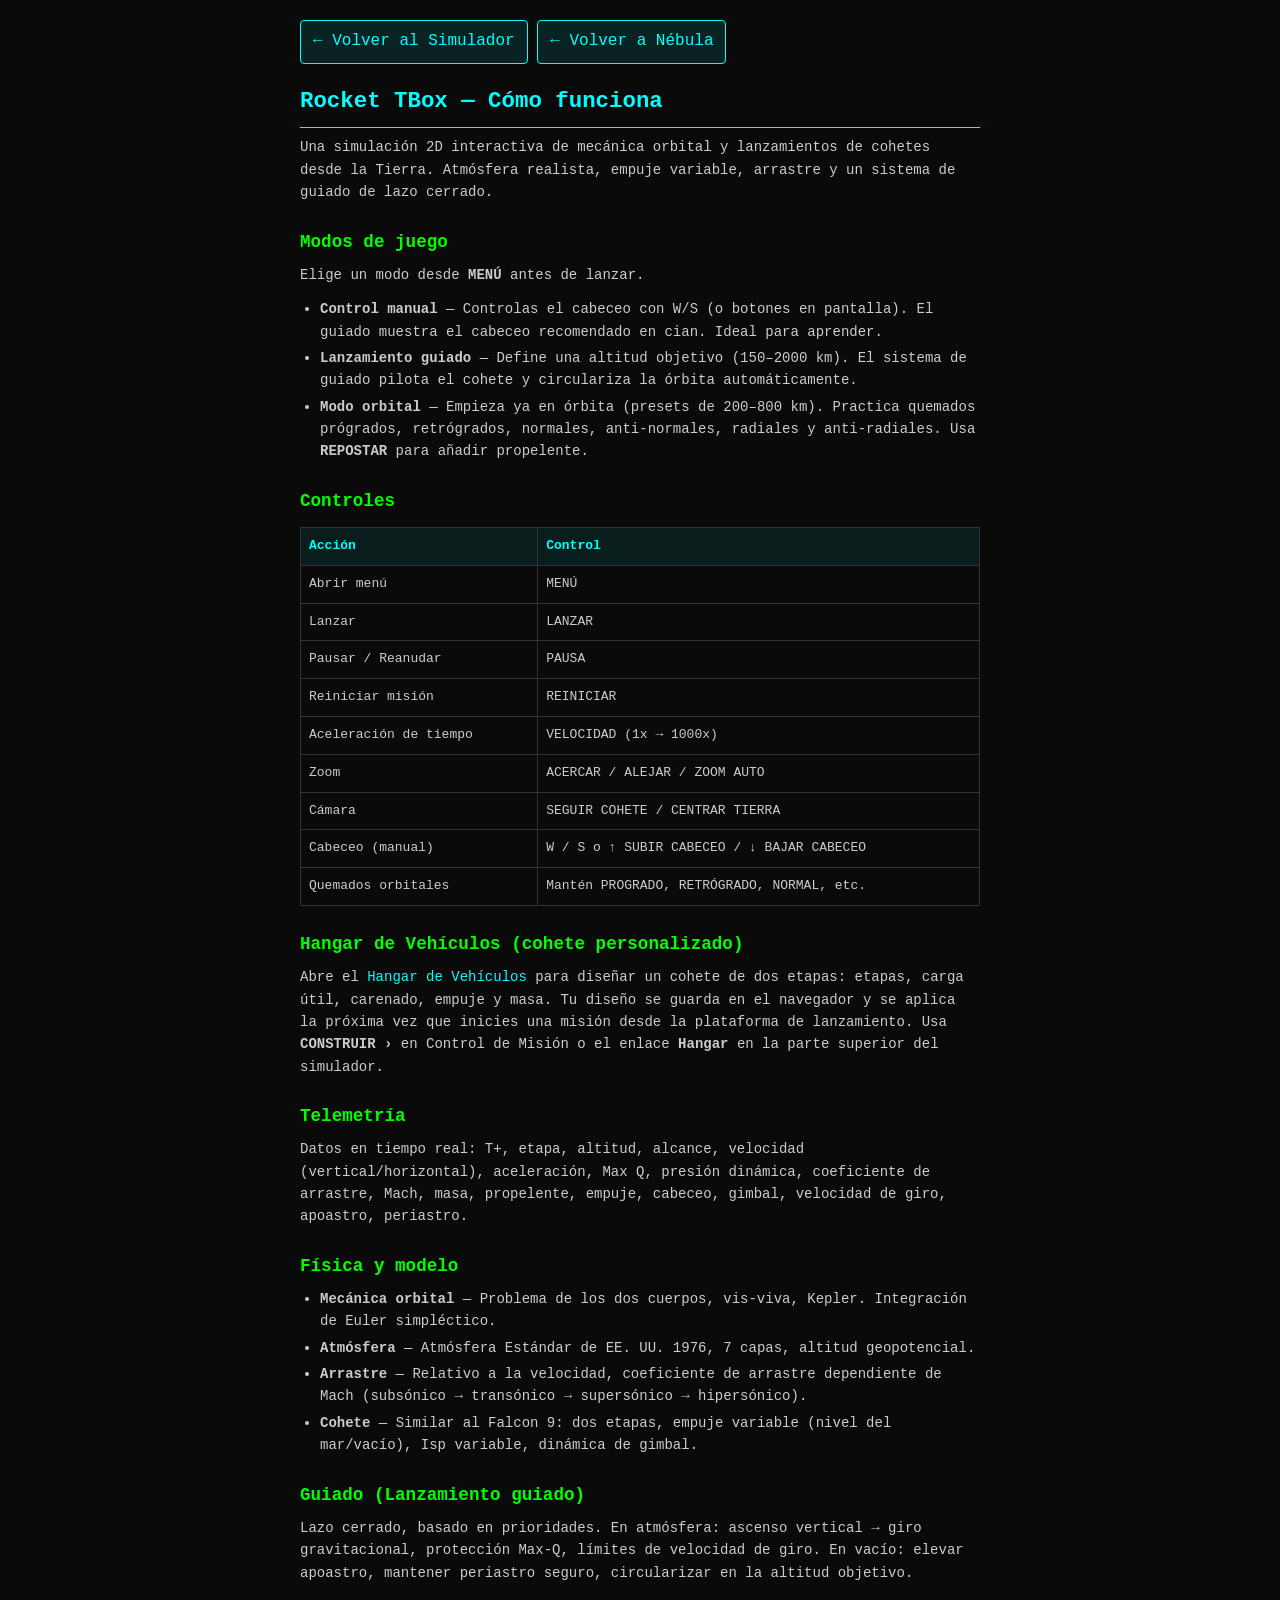
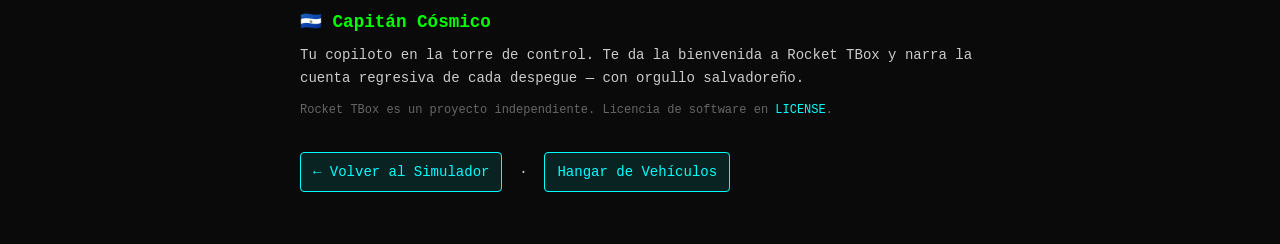
<file: rocket-tbox/about.html>
<!DOCTYPE html>
<html lang="es">
<head>
    <meta charset="UTF-8">
    <meta name="viewport" content="width=device-width, initial-scale=1.0">
    <meta name="description" content="Cómo funciona el Simulador de Trayectoria de Lanzamiento de Cohetes: física, modos, controles y guiado.">
    <title>Cómo funciona | Rocket TBox</title>
    <style>
        * { margin: 0; padding: 0; box-sizing: border-box; }
        body {
            background: #0a0a0a;
            color: #ccc;
            font-family: 'Courier New', monospace;
            line-height: 1.6;
            padding: 20px;
            max-width: 720px;
            margin: 0 auto;
        }
        a { color: #0ff; text-decoration: none; }
        a:hover { color: #0f0; text-decoration: underline; }
        h1 { color: #0ff; font-size: 1.4rem; margin-bottom: 8px; border-bottom: 1px solid #0ff; padding-bottom: 8px; }
        h2 { color: #0f0; font-size: 1.1rem; margin-top: 24px; margin-bottom: 8px; }
        h3 { color: #f80; font-size: 1rem; margin-top: 16px; margin-bottom: 6px; }
        p { margin-bottom: 12px; font-size: 14px; }
        ul { margin-left: 20px; margin-bottom: 12px; }
        li { margin-bottom: 4px; font-size: 14px; }
        .back { display: inline-block; margin-bottom: 20px; padding: 8px 12px; background: rgba(0,255,255,0.1); border: 1px solid #0ff; border-radius: 4px; color: #0ff; }
        .back:hover { background: rgba(0,255,255,0.2); color: #0f0; text-decoration: none; }
        table { width: 100%; border-collapse: collapse; margin: 12px 0; font-size: 13px; }
        th, td { border: 1px solid #333; padding: 8px; text-align: left; }
        th { color: #0ff; background: rgba(0,255,255,0.08); }
        .muted { color: #666; font-size: 12px; }
    </style>
</head>
<body>
    <a href="index.html" class="back">← Volver al Simulador</a>
    <a href="../index.html#rocket-tbox" class="back">← Volver a Nébula</a>

    <h1>Rocket TBox — Cómo funciona</h1>
    <p>Una simulación 2D interactiva de mecánica orbital y lanzamientos de cohetes desde la Tierra. Atmósfera realista, empuje variable, arrastre y un sistema de guiado de lazo cerrado.</p>

    <h2>Modos de juego</h2>
    <p>Elige un modo desde <strong>MENÚ</strong> antes de lanzar.</p>
    <ul>
        <li><strong>Control manual</strong> — Controlas el cabeceo con W/S (o botones en pantalla). El guiado muestra el cabeceo recomendado en cian. Ideal para aprender.</li>
        <li><strong>Lanzamiento guiado</strong> — Define una altitud objetivo (150–2000 km). El sistema de guiado pilota el cohete y circulariza la órbita automáticamente.</li>
        <li><strong>Modo orbital</strong> — Empieza ya en órbita (presets de 200–800 km). Practica quemados prógrados, retrógrados, normales, anti-normales, radiales y anti-radiales. Usa <strong>REPOSTAR</strong> para añadir propelente.</li>
    </ul>

    <h2>Controles</h2>
    <table>
        <tr><th>Acción</th><th>Control</th></tr>
        <tr><td>Abrir menú</td><td>MENÚ</td></tr>
        <tr><td>Lanzar</td><td>LANZAR</td></tr>
        <tr><td>Pausar / Reanudar</td><td>PAUSA</td></tr>
        <tr><td>Reiniciar misión</td><td>REINICIAR</td></tr>
        <tr><td>Aceleración de tiempo</td><td>VELOCIDAD (1x → 1000x)</td></tr>
        <tr><td>Zoom</td><td>ACERCAR / ALEJAR / ZOOM AUTO</td></tr>
        <tr><td>Cámara</td><td>SEGUIR COHETE / CENTRAR TIERRA</td></tr>
        <tr><td>Cabeceo (manual)</td><td>W / S o ↑ SUBIR CABECEO / ↓ BAJAR CABECEO</td></tr>
        <tr><td>Quemados orbitales</td><td>Mantén PROGRADO, RETRÓGRADO, NORMAL, etc.</td></tr>
    </table>

    <h2>Hangar de Vehículos (cohete personalizado)</h2>
    <p>Abre el <a href="builder.html">Hangar de Vehículos</a> para diseñar un cohete de dos etapas: etapas, carga útil, carenado, empuje y masa. Tu diseño se guarda en el navegador y se aplica la próxima vez que inicies una misión desde la plataforma de lanzamiento. Usa <strong>CONSTRUIR ›</strong> en Control de Misión o el enlace <strong>Hangar</strong> en la parte superior del simulador.</p>

    <h2>Telemetría</h2>
    <p>Datos en tiempo real: T+, etapa, altitud, alcance, velocidad (vertical/horizontal), aceleración, Max Q, presión dinámica, coeficiente de arrastre, Mach, masa, propelente, empuje, cabeceo, gimbal, velocidad de giro, apoastro, periastro.</p>

    <h2>Física y modelo</h2>
    <ul>
        <li><strong>Mecánica orbital</strong> — Problema de los dos cuerpos, vis-viva, Kepler. Integración de Euler simpléctico.</li>
        <li><strong>Atmósfera</strong> — Atmósfera Estándar de EE. UU. 1976, 7 capas, altitud geopotencial.</li>
        <li><strong>Arrastre</strong> — Relativo a la velocidad, coeficiente de arrastre dependiente de Mach (subsónico → transónico → supersónico → hipersónico).</li>
        <li><strong>Cohete</strong> — Similar al Falcon 9: dos etapas, empuje variable (nivel del mar/vacío), Isp variable, dinámica de gimbal.</li>
    </ul>

    <h2>Guiado (Lanzamiento guiado)</h2>
    <p>Lazo cerrado, basado en prioridades. En atmósfera: ascenso vertical → giro gravitacional, protección Max-Q, límites de velocidad de giro. En vacío: elevar apoastro, mantener periastro seguro, circularizar en la altitud objetivo.</p>

    <h2>🇸🇻 Capitán Cósmico</h2>
    <p>Tu copiloto en la torre de control. Te da la bienvenida a Rocket TBox y narra la cuenta regresiva de cada despegue — con orgullo salvadoreño.</p>

    <p class="muted">Rocket TBox es un proyecto independiente. Licencia de software en <a href="LICENSE">LICENSE</a>.</p>

    <p style="margin-top: 32px;">
        <a href="index.html" class="back">← Volver al Simulador</a>
        &nbsp;·&nbsp;
        <a href="builder.html" class="back">Hangar de Vehículos</a>
    </p>
</body>
</html>
</file>
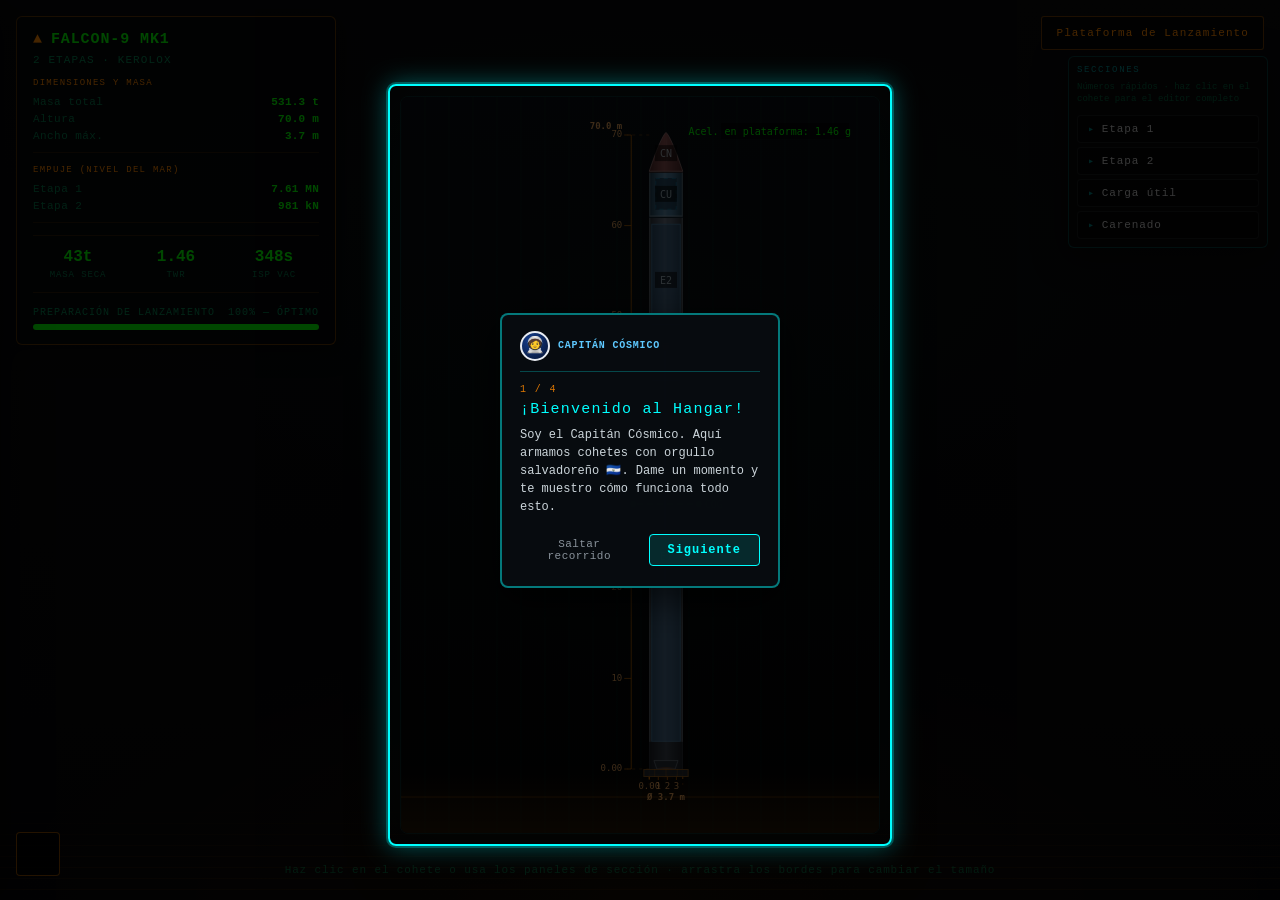
<file: rocket-tbox/builder.html>
<!DOCTYPE html>
<html lang="es">
<head>
    <meta charset="UTF-8">
    <meta name="viewport" content="width=device-width, initial-scale=1.0">
    <meta name="description" content="Diseña un cohete de dos etapas personalizado en el Hangar de Vehículos. Ajusta etapas, carga útil, carenado, empuje y masa — y luego vuela tu diseño en el simulador de trayectoria de lanzamiento.">
    <title>Constructor de Cohetes | Hangar de Vehículos</title>
    <link rel="stylesheet" href="css/styles.css">
    <link rel="stylesheet" href="css/hangar.css">
</head>
<body class="hangar-page">
    <aside id="hangar-summary" class="hangar-stats-panel" aria-label="Estadísticas del vehículo">
        <div class="hangar-rocket-name">
            <span class="hangar-rocket-icon" aria-hidden="true">▲</span>
            <span id="hangar-rocket-title">FALCON-9 MK1</span>
        </div>
        <div class="hangar-rocket-meta" id="hangar-rocket-meta">2 ETAPAS · KEROLOX</div>

        <div class="hangar-metrics-block">
            <p class="hangar-metrics-label">DIMENSIONES Y MASA</p>
            <div class="hangar-metric-row">
                <span class="hangar-metric-key">Masa total</span>
                <span class="hangar-metric-val" id="hangar-stat-totalmass">—</span>
            </div>
            <div class="hangar-metric-row">
                <span class="hangar-metric-key">Altura</span>
                <span class="hangar-metric-val" id="hangar-stat-height">—</span>
            </div>
            <div class="hangar-metric-row">
                <span class="hangar-metric-key">Ancho máx.</span>
                <span class="hangar-metric-val" id="hangar-stat-width">—</span>
            </div>
        </div>

        <div class="hangar-metrics-block">
            <p class="hangar-metrics-label">EMPUJE (NIVEL DEL MAR)</p>
            <div class="hangar-metric-row">
                <span class="hangar-metric-key">Etapa 1</span>
                <span class="hangar-metric-val" id="hangar-stat-thrust-s1">—</span>
            </div>
            <div class="hangar-metric-row">
                <span class="hangar-metric-key">Etapa 2</span>
                <span class="hangar-metric-val" id="hangar-stat-thrust-s2">—</span>
            </div>
        </div>

        <div class="hangar-rocket-stats">
            <div class="hangar-rocket-stat">
                <div class="hangar-rocket-stat-val" id="hangar-stat-drymass">—</div>
                <div class="hangar-rocket-stat-label">MASA SECA</div>
            </div>
            <div class="hangar-rocket-stat">
                <div class="hangar-rocket-stat-val" id="hangar-stat-twr">—</div>
                <div class="hangar-rocket-stat-label">TWR</div>
            </div>
            <div class="hangar-rocket-stat">
                <div class="hangar-rocket-stat-val" id="hangar-stat-isp">—</div>
                <div class="hangar-rocket-stat-label">ISP VAC</div>
            </div>
        </div>
        <div class="hangar-readiness">
            <div class="hangar-readiness-header">
                <span>PREPARACIÓN DE LANZAMIENTO</span>
                <span id="hangar-readiness-label">—</span>
            </div>
            <div class="hangar-readiness-bg">
                <div class="hangar-readiness-fill" id="hangar-readiness-fill" style="width:0%"></div>
            </div>
        </div>
        <div id="hangar-advisory" class="hangar-advisory" style="display:none">
            <span class="hangar-advisory-icon" aria-hidden="true">⚠</span>
            <span id="hangar-advisory-text"></span>
        </div>
    </aside>

    <button type="button" id="hangar-hamburger" class="hangar-hamburger" aria-label="Abrir menú de ajustes" aria-expanded="false">
        <span></span>
        <span></span>
        <span></span>
    </button>

    <aside id="hangar-menu-drawer" class="hangar-menu-drawer" aria-label="Ajustes del hangar">
        <div class="hangar-drawer-header">
            <span class="hangar-drawer-title">AJUSTES</span>
            <button type="button" id="hangar-drawer-close" class="hangar-drawer-close" aria-label="Cerrar">×</button>
        </div>
        <div class="hangar-drawer-body">
            <div class="hangar-global-block">
                <p class="hangar-global-label">GLOBAL</p>
                <div id="hangar-global-fields"></div>
            </div>
            <div class="hangar-drawer-actions">
                <button type="button" id="rocket-builder-reset-btn" class="hangar-reset-btn">Restaurar por defecto</button>
                <a href="index.html" id="hangar-launch-btn" class="hangar-launch-btn">Ir a la Plataforma de Lanzamiento</a>
                <a href="../index.html#rocket-tbox" class="hangar-reset-btn" style="display:block;text-align:center;text-decoration:none;">← Volver a Nébula</a>
            </div>
        </div>
    </aside>

    <div id="hangar-backdrop" class="hangar-backdrop" hidden></div>

    <a href="index.html" class="hangar-launch-pad-link" title="Volver al simulador">Plataforma de Lanzamiento</a>

    <aside id="hangar-segment-drawers" class="hangar-segment-drawers" aria-label="Edición rápida de secciones">
        <p class="hangar-segment-drawers-title">SECCIONES</p>
        <p class="hangar-segment-drawers-hint">Números rápidos · haz clic en el cohete para el editor completo</p>
        <details class="hangar-segment-drawer" data-segment-index="0">
            <summary>Etapa 1</summary>
            <div class="hangar-segment-drawer-inner">
                <div id="hangar-drawer-body-0" class="hangar-segment-drawer-body"></div>
                <button type="button" class="hangar-drawer-more-btn" data-segment-index="0">Ajustes avanzados ›</button>
            </div>
        </details>
        <details class="hangar-segment-drawer" data-segment-index="1">
            <summary>Etapa 2</summary>
            <div class="hangar-segment-drawer-inner">
                <div id="hangar-drawer-body-1" class="hangar-segment-drawer-body"></div>
                <button type="button" class="hangar-drawer-more-btn" data-segment-index="1">Ajustes avanzados ›</button>
            </div>
        </details>
        <details class="hangar-segment-drawer" data-segment-index="2">
            <summary>Carga útil</summary>
            <div class="hangar-segment-drawer-inner">
                <div id="hangar-drawer-body-2" class="hangar-segment-drawer-body"></div>
                <button type="button" class="hangar-drawer-more-btn" data-segment-index="2">Ajustes avanzados ›</button>
            </div>
        </details>
        <details class="hangar-segment-drawer" data-segment-index="3">
            <summary>Carenado</summary>
            <div class="hangar-segment-drawer-inner">
                <div id="hangar-drawer-body-3" class="hangar-segment-drawer-body"></div>
                <button type="button" class="hangar-drawer-more-btn" data-segment-index="3">Ajustes avanzados ›</button>
            </div>
        </details>
    </aside>

    <div id="hangar-challenge-banner" class="hangar-challenge-banner" role="status" hidden>
        <p class="hangar-challenge-banner-title">MODO DESAFÍO</p>
        <p class="hangar-challenge-banner-text">
            Partes del rendimiento <strong>mínimo</strong> en cada categoría — no del Falcon 9.
            Rediseña aquí y vuelve a intentarlo hasta alcanzar la órbita; tus cambios se conservan al volver.
            En la plataforma de lanzamiento se activan los ajustes más difíciles:
            <strong>fuerzas aerodinámicas</strong>, <strong>control por gimbal</strong> y
            <strong>explosión por fallo estructural</strong> (la misión termina si se sobrepasa el límite).
            Vuela en modo <strong>Manual</strong>.
        </p>
    </div>

    <main class="hangar-stage" aria-label="Cohete en el hangar">
        <p class="hangar-hint">Haz clic en el cohete o usa los paneles de sección · arrastra los bordes para cambiar el tamaño</p>
        <div id="hangar-canvas-wrap" class="hangar-canvas-wrap">
            <canvas id="rocket-builder-canvas" class="rocket-builder-diagram-canvas"></canvas>
        </div>
    </main>

    <div id="segment-popup" class="segment-popup" role="dialog" aria-modal="true" hidden>
        <div class="segment-popup-header">
            <h2 id="segment-popup-title" class="segment-popup-title">Etapa 1</h2>
            <button type="button" id="segment-popup-close" class="segment-popup-close" aria-label="Cerrar">×</button>
        </div>
        <div class="segment-popup-tabs">
            <button type="button" id="segment-popup-tab-basic" class="segment-popup-tab active">Básico</button>
            <button type="button" id="segment-popup-tab-advanced" class="segment-popup-tab">Avanzado</button>
        </div>
        <div id="segment-popup-content" class="segment-popup-content"></div>
    </div>

    <div id="hangar-tutorial" class="hangar-tutorial" role="dialog" aria-labelledby="hangar-tutorial-title" aria-modal="true" hidden>
        <div class="hangar-tutorial-scrim" aria-hidden="true"></div>
        <div id="hangar-tutorial-spotlight" class="hangar-tutorial-spotlight" aria-hidden="true"></div>
        <div id="hangar-tutorial-card" class="hangar-tutorial-card">
            <div class="hangar-tutorial-captain">
                <span class="hangar-tutorial-captain-avatar" aria-hidden="true">🧑‍🚀</span>
                <span class="hangar-tutorial-captain-name">CAPITÁN CÓSMICO</span>
            </div>
            <p id="hangar-tutorial-step" class="hangar-tutorial-step">1 / 3</p>
            <h2 id="hangar-tutorial-title" class="hangar-tutorial-title">Edita tu cohete</h2>
            <p id="hangar-tutorial-text" class="hangar-tutorial-text"></p>
            <div class="hangar-tutorial-actions">
                <button type="button" id="hangar-tutorial-skip" class="hangar-tutorial-skip">Saltar recorrido</button>
                <button type="button" id="hangar-tutorial-next" class="hangar-tutorial-next">Siguiente</button>
            </div>
        </div>
    </div>

    <script type="module" src="js/builder.js"></script>
</body>
</html>
</file>
<file: mejor-juego/css/style.css>
@font-face {
  font-family: 'system-mono';
  src: local('Consolas'), local('Menlo'), local('Monaco');
}

:root {
  --neon-cyan: #00f6ff;
  --neon-pink: #ff2e97;
  --neon-purple: #b14dff;
  --neon-green: #37ff8b;
  --neon-orange: #ffab2e;
  --bg-deep: #05050c;
  --panel-bg: rgba(8, 10, 24, 0.72);
  --panel-border: rgba(0, 246, 255, 0.35);
  font-family: 'Consolas', 'Menlo', 'Courier New', monospace;
}

* { box-sizing: border-box; }

html, body {
  margin: 0;
  padding: 0;
  width: 100%;
  height: 100%;
  background: var(--bg-deep);
  overflow: hidden;
  color: #dff9ff;
  user-select: none;
  -webkit-user-select: none;
}

#game-canvas {
  position: fixed;
  inset: 0;
  width: 100%;
  height: 100%;
  display: block;
  touch-action: none;
}

.hidden { display: none !important; }

/* ============ HUD ============ */
#hud {
  position: fixed;
  inset: 0;
  pointer-events: none;
  z-index: 10;
}

#hud > div {
  position: absolute;
  padding: 10px 14px;
  background: var(--panel-bg);
  border: 1px solid var(--panel-border);
  border-radius: 6px;
  backdrop-filter: blur(2px);
  box-shadow: 0 0 18px rgba(0, 246, 255, 0.08);
}

#hud-top-left { top: 16px; left: 16px; width: 240px; }
#hud-top-right { top: 16px; right: 16px; text-align: right; }
#hud-bottom-left { bottom: 16px; left: 16px; width: 240px; }
#hud-bottom-right { bottom: 16px; right: 16px; text-align: right; }

.bar-label {
  font-size: 11px;
  letter-spacing: 2px;
  color: var(--neon-cyan);
  margin-bottom: 3px;
  text-shadow: 0 0 6px rgba(0, 246, 255, 0.6);
}

#heat-warning {
  color: var(--neon-pink);
  animation: blink 0.5s infinite;
}

.bar {
  height: 12px;
  width: 100%;
  border: 1px solid rgba(255,255,255,0.25);
  border-radius: 3px;
  overflow: hidden;
  margin-bottom: 10px;
  background: rgba(0,0,0,0.4);
}

.bar-fill {
  height: 100%;
  width: 100%;
  transition: width 0.15s ease-out, background-color 0.2s;
}

.hull-bar .bar-fill { background: linear-gradient(90deg, #37ff8b, #00f6ff); }
.shield-bar .bar-fill { background: linear-gradient(90deg, #00c2ff, #b14dff); }
.boost-bar .bar-fill { background: linear-gradient(90deg, #ffab2e, #ff2e97); }
.heat-bar .bar-fill { background: linear-gradient(90deg, #ffe62e, #ff3b3b); }

#score-label { font-size: 11px; letter-spacing: 2px; color: var(--neon-cyan); }
#score-value {
  font-size: 28px;
  font-weight: bold;
  color: #fff;
  text-shadow: 0 0 10px var(--neon-cyan);
}
#combo-value {
  font-size: 14px;
  color: var(--neon-orange);
  text-shadow: 0 0 8px var(--neon-orange);
}

#sector-label { font-size: 11px; letter-spacing: 2px; color: var(--neon-purple); }
#distance-value { font-size: 18px; color: #fff; text-shadow: 0 0 8px var(--neon-purple); }
#target-distance { font-size: 12px; color: #b7a6e6; margin-top: 2px; }

#crosshair {
  position: absolute;
  top: 50%;
  left: 50%;
  width: 36px;
  height: 36px;
  transform: translate(-50%, -50%);
}
.ch-line { position: absolute; background: rgba(0,246,255,0.75); }
.ch-h { top: 50%; left: 0; width: 100%; height: 1px; }
.ch-v { left: 50%; top: 0; height: 100%; width: 1px; }
.ch-ring {
  position: absolute;
  inset: 6px;
  border: 1px solid rgba(0,246,255,0.55);
  border-radius: 50%;
}

#lock-markers { position: absolute; inset: 0; }
.lock-marker {
  position: absolute;
  width: 26px;
  height: 26px;
  margin: -13px 0 0 -13px;
  border: 2px solid var(--neon-pink);
  border-radius: 4px;
  transform: rotate(45deg);
  box-shadow: 0 0 10px var(--neon-pink);
}

#powerup-toast {
  position: absolute;
  top: 90px;
  left: 50%;
  transform: translateX(-50%);
  padding: 8px 20px;
  background: var(--panel-bg);
  border: 1px solid var(--neon-green);
  color: var(--neon-green);
  border-radius: 20px;
  font-size: 13px;
  letter-spacing: 1px;
  text-shadow: 0 0 8px var(--neon-green);
  animation: toast-pop 1.6s ease-out forwards;
}

@keyframes toast-pop {
  0% { opacity: 0; transform: translate(-50%, 10px); }
  15% { opacity: 1; transform: translate(-50%, 0); }
  80% { opacity: 1; }
  100% { opacity: 0; transform: translate(-50%, -8px); }
}

#damage-vignette {
  position: absolute;
  inset: 0;
  pointer-events: none;
  box-shadow: inset 0 0 0 rgba(255,0,60,0);
  transition: box-shadow 0.1s;
}
#damage-vignette.hit {
  box-shadow: inset 0 0 140px rgba(255,20,40,0.65);
}

@keyframes blink { 50% { opacity: 0.25; } }

/* ============ MENUS ============ */
.screen {
  position: fixed;
  inset: 0;
  z-index: 20;
  display: flex;
  align-items: center;
  justify-content: center;
  background: radial-gradient(ellipse at center, rgba(10,10,30,0.55), rgba(2,2,8,0.92));
}

.screen-inner {
  width: min(560px, 92vw);
  max-height: 88vh;
  overflow-y: auto;
  padding: 34px 38px;
  background: var(--panel-bg);
  border: 1px solid var(--panel-border);
  border-radius: 12px;
  box-shadow: 0 0 60px rgba(0, 246, 255, 0.15);
  text-align: center;
}

h1 {
  font-size: 40px;
  margin: 0 0 6px;
  letter-spacing: 4px;
  color: #fff;
  text-shadow: 0 0 16px var(--neon-cyan), 0 0 40px var(--neon-purple);
}
h1 span {
  display: block;
  font-size: 20px;
  color: var(--neon-pink);
  letter-spacing: 8px;
  text-shadow: 0 0 12px var(--neon-pink);
}

h2 { letter-spacing: 3px; color: var(--neon-cyan); text-shadow: 0 0 10px var(--neon-cyan); }

.tagline { color: #9fdfe8; margin-bottom: 26px; letter-spacing: 1px; }

.menu-buttons { display: flex; flex-direction: column; gap: 12px; margin-top: 22px; }

button {
  font-family: inherit;
  cursor: pointer;
  border-radius: 6px;
  padding: 14px 20px;
  font-size: 15px;
  letter-spacing: 2px;
  border: 1px solid var(--panel-border);
  background: rgba(0,0,0,0.35);
  color: #dff9ff;
  transition: all 0.15s;
  pointer-events: all;
}
button:hover { background: rgba(0,246,255,0.15); box-shadow: 0 0 16px rgba(0,246,255,0.35); }

.btn-primary { border-color: var(--neon-cyan); color: #fff; background: rgba(0,246,255,0.12); }
.btn-primary:hover { background: rgba(0,246,255,0.28); }
.btn-secondary { border-color: rgba(255,255,255,0.2); }

.controls-hint {
  margin-top: 26px;
  font-size: 12px;
  color: #7fb8c2;
  line-height: 1.6;
}

.setting-row {
  display: flex;
  align-items: center;
  justify-content: space-between;
  gap: 16px;
  margin: 16px 0;
  font-size: 13px;
  letter-spacing: 1px;
}
.setting-row input[type="range"] { width: 55%; accent-color: var(--neon-cyan); }
.setting-row input[type="checkbox"] { width: 20px; height: 20px; accent-color: var(--neon-cyan); }

.scores-list {
  text-align: left;
  padding-left: 20px;
  max-height: 320px;
  overflow-y: auto;
}
.scores-list li { padding: 6px 0; border-bottom: 1px dashed rgba(255,255,255,0.1); }
.scores-list .empty { list-style: none; padding-left: -20px; color: #7fb8c2; }

.gameover-title {
  color: var(--neon-pink);
  text-shadow: 0 0 14px var(--neon-pink);
  font-size: 26px;
}

.stats-grid {
  display: grid;
  grid-template-columns: 1fr 1fr;
  gap: 14px;
  margin: 24px 0;
  text-align: left;
}
.stat { display: flex; flex-direction: column; gap: 2px; }
.stat-label { font-size: 11px; color: #7fb8c2; letter-spacing: 1px; }
.stat-value { font-size: 20px; color: #fff; text-shadow: 0 0 8px var(--neon-cyan); }

#go-newrecord {
  color: var(--neon-orange);
  font-size: 16px;
  letter-spacing: 3px;
  text-shadow: 0 0 12px var(--neon-orange);
  animation: blink 0.7s infinite;
  margin-bottom: 8px;
}

/* ============ LOADING ============ */
#loading-screen {
  position: fixed;
  inset: 0;
  z-index: 100;
  display: flex;
  align-items: center;
  justify-content: center;
  background: var(--bg-deep);
}
.loading-inner { text-align: center; }
.loading-ship {
  width: 46px;
  height: 46px;
  margin: 0 auto 18px;
  border: 2px solid var(--neon-cyan);
  border-top-color: transparent;
  border-radius: 50%;
  animation: spin 0.9s linear infinite;
  box-shadow: 0 0 20px rgba(0,246,255,0.5);
}
@keyframes spin { to { transform: rotate(360deg); } }
#loading-text { color: var(--neon-cyan); letter-spacing: 2px; font-size: 13px; }

@media (max-width: 640px) {
  #hud-top-left, #hud-bottom-left { width: 170px; }
  h1 { font-size: 30px; }
  .stats-grid { grid-template-columns: 1fr; }
}
</file>
<file: rocket-tbox/css/styles.css>
.sr-only {
    position: absolute;
    width: 1px;
    height: 1px;
    padding: 0;
    margin: -1px;
    overflow: hidden;
    clip: rect(0, 0, 0, 0);
    white-space: nowrap;
    border: 0;
}

#top-links #back-link {
    border-color: rgba(0, 255, 0, 0.5);
}

* {
    margin: 0;
    padding: 0;
    box-sizing: border-box;
    -webkit-tap-highlight-color: transparent;
    -webkit-touch-callout: none;
}

*:not(input):not(textarea) {
    user-select: none;
    -webkit-user-select: none;
    -moz-user-select: none;
    -ms-user-select: none;
}

body {
    background: #000;
    font-family: 'Courier New', monospace;
    overflow: hidden;
    display: flex;
    position: fixed;
    width: 100%;
    height: 100%;
    touch-action: none;
}

#canvas {
    position: fixed;
    top: 0;
    left: 0;
    z-index: 0;
    background: #000a1e;
    display: block;
    touch-action: none;
    width: 100vw;
    height: 100vh;
}

#top-links {
    position: fixed;
    top: 20px;
    right: calc(20px + 250px + 10px); /* events right (20px) + events max-width (250px) + buffer (10px) */
    display: flex;
    align-items: center;
    gap: 8px;
    z-index: 1000;
}

#top-links .top-link {
    width: 32px;
    height: 32px;
    display: flex;
    align-items: center;
    justify-content: center;
    background: rgba(0, 0, 0, 0.7);
    border: 1px solid #0f0;
    border-radius: 5px;
    color: #0f0;
    text-decoration: none;
    transition: all 0.2s ease;
}

#top-links .top-link:hover {
    background: rgba(0, 255, 0, 0.1);
    border-color: #0ff;
    color: #0ff;
    transform: scale(1.1);
}

#top-links .top-link:active {
    transform: scale(0.95);
}

#top-links .top-link svg {
    width: 20px;
    height: 20px;
}

/* Allow text labels (e.g. "Learn") to fit without clipping. */
#top-links #docs-link,
#top-links #hangar-link {
    width: auto;
    min-width: 72px;
    height: auto;
    min-height: 32px;
    padding: 6px 12px;
    font-size: 14px;
    line-height: 1;
    letter-spacing: 0.02em;
}

#top-links #hangar-link {
    border-color: rgba(255, 136, 0, 0.5);
    color: #f80;
}

#top-links #hangar-link:hover {
    border-color: #f80;
    color: #fa0;
}

/* Resalte del Hangar cuando el Capitán Cósmico lo señala */
#hangar-link.cc-highlight {
    position: relative;
    z-index: 1001;
    border-color: #f80;
    color: #fa0;
    animation: hangarPulse 1.1s ease-in-out infinite;
}

@keyframes hangarPulse {
    0%, 100% { box-shadow: 0 0 0 0 rgba(255, 136, 0, 0.55); }
    50% { box-shadow: 0 0 0 9px rgba(255, 136, 0, 0); }
}

#hangar-link.cc-highlight::before {
    content: '';
    position: absolute;
    top: calc(100% + 3px);
    right: 8px;
    border-left: 5px solid transparent;
    border-right: 5px solid transparent;
    border-bottom: 6px solid #f80;
    pointer-events: none;
    z-index: 1002;
}

#hangar-link.cc-highlight::after {
    content: '¡Aquí está el Hangar! 👆';
    position: absolute;
    top: calc(100% + 9px);
    right: -6px;
    background: rgba(6, 10, 18, 0.95);
    border: 1px solid #f80;
    color: #fa0;
    font-family: 'Courier New', monospace;
    font-size: 11px;
    letter-spacing: 0.01em;
    white-space: nowrap;
    padding: 5px 10px;
    border-radius: 5px;
    pointer-events: none;
    animation: hangarLabelFloat 1.6s ease-in-out infinite;
    z-index: 1002;
}

@keyframes hangarLabelFloat {
    0%, 100% { transform: translateY(0); }
    50% { transform: translateY(3px); }
}

#top-links #learn-link {
    width: auto;
    min-width: 74px;
    padding: 0 10px;
    gap: 6px;
}

#top-links .feedback-btn-link {
    width: auto;
    min-width: 88px;
    padding: 0 10px;
    gap: 6px;
    font-family: 'Courier New', monospace;
    font-size: inherit;
    cursor: pointer;
}

.feedback-text {
    font-size: 13px;
    font-weight: 600;
    letter-spacing: 0.04em;
}

/* Feedback modal */
.feedback-overlay {
    position: fixed;
    inset: 0;
    background: rgba(0, 0, 0, 0.6);
    z-index: 1900;
}

.feedback-modal {
    position: fixed;
    top: 50%;
    left: 50%;
    transform: translate(-50%, -50%);
    z-index: 2000;
    width: min(420px, calc(100vw - 32px));
    background: rgba(0, 0, 0, 0.97);
    border: 1px solid #0ff;
    border-radius: 6px;
    padding: 20px;
    display: flex;
    flex-direction: column;
    gap: 12px;
    color: #0f0;
    font-family: 'Courier New', monospace;
}

.feedback-modal-header {
    display: flex;
    align-items: center;
    justify-content: space-between;
    border-bottom: 1px solid #0ff;
    padding-bottom: 10px;
    color: #0ff;
    font-size: 14px;
    font-weight: bold;
    letter-spacing: 0.08em;
}

.feedback-close {
    background: none;
    border: none;
    color: #0ff;
    font-size: 22px;
    line-height: 1;
    cursor: pointer;
    padding: 0 4px;
    font-family: inherit;
}

.feedback-close:hover { color: #fff; }

.feedback-intro {
    font-size: 12px;
    color: rgba(0, 255, 0, 0.75);
    margin: 0;
}

.feedback-textarea {
    background: rgba(0, 255, 0, 0.05);
    border: 1px solid #0f0;
    border-radius: 4px;
    color: #0f0;
    font-family: 'Courier New', monospace;
    font-size: 13px;
    padding: 10px;
    resize: vertical;
    width: 100%;
    outline: none;
    transition: border-color 0.2s;
}

.feedback-textarea:focus { border-color: #0ff; }

.feedback-textarea::placeholder { color: rgba(0, 255, 0, 0.35); }

.feedback-footer {
    display: flex;
    align-items: center;
    justify-content: space-between;
    gap: 10px;
}

.feedback-status {
    font-size: 12px;
    flex: 1;
}

.feedback-status--ok { color: #0f0; }
.feedback-status--error { color: #f44; }

.feedback-submit-btn {
    padding: 8px 20px;
    background: rgba(0, 255, 255, 0.1);
    border: 1px solid #0ff;
    border-radius: 4px;
    color: #0ff;
    font-family: 'Courier New', monospace;
    font-size: 13px;
    font-weight: bold;
    cursor: pointer;
    letter-spacing: 0.06em;
    transition: background 0.2s;
    white-space: nowrap;
}

.feedback-submit-btn:hover:not(:disabled) { background: rgba(0, 255, 255, 0.2); }
.feedback-submit-btn:disabled { opacity: 0.5; cursor: not-allowed; }

/* Mobile Hamburger Menu */
.mobile-hamburger {
    display: none;
    position: fixed;
    top: 10px;
    left: 10px;
    width: 44px;
    height: 44px;
    background: rgba(0, 0, 0, 0.7);
    border: 1px solid #0f0;
    border-radius: 5px;
    flex-direction: column;
    justify-content: center;
    align-items: center;
    gap: 5px;
    padding: 8px;
    z-index: 2000;
    cursor: pointer;
    touch-action: manipulation;
}

.mobile-hamburger span {
    display: block;
    width: 24px;
    height: 2px;
    background: #0f0;
    transition: all 0.3s ease;
}

.mobile-hamburger.active span:nth-child(1) {
    transform: rotate(45deg) translate(7px, 7px);
}

.mobile-hamburger.active span:nth-child(2) {
    opacity: 0;
}

.mobile-hamburger.active span:nth-child(3) {
    transform: rotate(-45deg) translate(7px, -7px);
}

/* Mobile UI Panel Container */
.mobile-ui-panel {
    position: fixed;
    top: 0;
    left: 0;
    width: 280px;
    max-width: 85vw;
    height: 100vh;
    background: rgba(0, 0, 0, 0.95);
    border-right: 2px solid #0f0;
    z-index: 1500;
    overflow-y: auto;
    -webkit-overflow-scrolling: touch;
    transform: translateX(-100%);
    transition: transform 0.3s ease;
    padding: 60px 15px 15px 15px;
    box-shadow: 2px 0 10px rgba(0, 255, 0, 0.3);
}

.mobile-ui-panel.show {
    transform: translateX(0);
}

/* Mobile panel backdrop */
.mobile-ui-panel::before {
    content: '';
    position: fixed;
    top: 0;
    left: 0;
    width: 100vw;
    height: 100vh;
    background: rgba(0, 0, 0, 0.5);
    z-index: -1;
    opacity: 0;
    pointer-events: none;
    transition: opacity 0.3s ease;
}

.mobile-ui-panel.show::before {
    opacity: 1;
    pointer-events: all;
}

.mobile-ui-panel h3 {
    color: #0ff;
    margin-bottom: 10px;
    font-size: 14px;
    border-bottom: 1px solid #0ff;
    padding-bottom: 5px;
}

#telemetry {
    position: fixed;
    top: 20px;
    left: 20px;
    z-index: 100;
    color: #0f0;
    font-size: 13px;
    line-height: 1.6;
    background: rgba(0, 0, 0, 0.7);
    padding: 15px;
    border: 1px solid #0f0;
    border-radius: 5px;
    min-width: 280px;
}

#telemetry h3 {
    display: flex;
    align-items: center;
    justify-content: space-between;
    gap: 8px;
    color: #0ff;
    margin-bottom: 10px;
    border-bottom: 1px solid #0ff;
    padding-bottom: 5px;
}

.telemetry-collapse-btn {
    width: 24px;
    height: 20px;
    min-width: 24px;
    padding: 0;
    font-size: 12px;
    line-height: 1;
    border: 1px solid #0ff;
    color: #0ff;
    background: rgba(0, 255, 255, 0.08);
}

#telemetry.telemetry-collapsed .telemetry-tabs,
#telemetry.telemetry-collapsed #telemetry-flight-content,
#telemetry.telemetry-collapsed #telemetry-structural-dock {
    display: none !important;
}

#telemetry.telemetry-collapsed {
    min-width: 0;
    padding-bottom: 10px;
}

#telemetry.telemetry-collapsed h3 {
    margin-bottom: 0;
    border-bottom: none;
    padding-bottom: 0;
}

.telemetry-tabs {
    display: flex;
    gap: 6px;
    margin-bottom: 10px;
}

.telemetry-tab {
    flex: 1;
    padding: 6px 8px;
    font-size: 11px;
    border: 1px solid #0ff;
    color: #0ff;
    background: rgba(0, 255, 255, 0.08);
}

.telemetry-tab:hover {
    background: rgba(0, 255, 255, 0.2);
    color: #0ff;
}

.telemetry-tab.active {
    background: #0ff;
    color: #000;
    font-weight: bold;
}

.telemetry-structural-dock {
    margin-top: 4px;
}

.structural-panel {
    font-family: 'Courier New', monospace;
}

.structural-panel--docked {
    width: 100%;
}

.structural-panel--floating {
    position: fixed;
    z-index: 99; /* below telemetry (100) and mission menu (1000) */
    width: min(300px, calc(100vw - 16px));
    max-height: min(85vh, 640px);
    overflow-y: auto;
    -webkit-overflow-scrolling: touch;
    color: #0f0;
    font-size: 13px;
    line-height: 1.6;
    background: rgba(0, 0, 0, 0.92);
    padding: 0 12px 12px;
    border: 1px solid #0f0;
    border-radius: 5px;
    box-shadow: 0 8px 32px rgba(0, 255, 0, 0.15);
    cursor: grab;
    touch-action: none;
    user-select: none;
}

body.structural-panel-dragging .structural-panel--floating {
    cursor: grabbing;
}

.structural-panel-header {
    display: flex;
    align-items: center;
    gap: 8px;
    padding: 8px 0 6px;
    margin-bottom: 4px;
    border-bottom: 1px solid #0ff;
}

.structural-panel-grip {
    color: #0a6;
    font-size: 14px;
    letter-spacing: -2px;
    line-height: 1;
}

.structural-panel-title {
    flex: 1;
    color: #0ff;
    font-size: 12px;
    font-weight: bold;
    letter-spacing: 0.06em;
}

.structural-panel-dock-btn {
    flex-shrink: 0;
    width: 28px;
    height: 24px;
    padding: 0;
    border: 1px solid #0ff;
    border-radius: 3px;
    background: rgba(0, 255, 255, 0.1);
    color: #0ff;
    font-size: 14px;
    line-height: 1;
    cursor: pointer;
    touch-action: manipulation;
}

.structural-panel-dock-btn:hover {
    background: rgba(0, 255, 255, 0.25);
    color: #fff;
}

/* Anchor only — do not cover the viewport (was blocking the sim canvas). */
#structural-panel-float-root {
    position: fixed;
    left: 0;
    top: 0;
    width: 0;
    height: 0;
    overflow: visible;
    pointer-events: none;
    z-index: 99;
}

#structural-panel-float-root .structural-panel--floating {
    pointer-events: auto;
}

.telemetry-structural-diagram-section {
    text-align: center;
    padding-bottom: 4px;
}

.telemetry-structural-diagram-title {
    color: #0ff;
    font-size: 11px;
    margin-bottom: 6px;
    letter-spacing: 0.05em;
}

#telemetry-rocket-canvas {
    width: 100%;
    max-width: 160px;
    height: 300px;
    background: rgba(0, 0, 0, 0.55);
    border: 1px solid #0ff;
    border-radius: 4px;
    display: block;
    margin: 0 auto;
}

/* Structural telemetry panel — section cards */
#structural-sections-panel {
    margin-top: 6px;
}

.structural-section {
    background: rgba(0, 0, 0, 0.4);
    border: 1px solid #333;
    border-radius: 4px;
    padding: 6px 8px;
    margin-bottom: 6px;
    font-family: 'Courier New', monospace;
    font-size: 11px;
}

.structural-section.overstress {
    border-color: #e00000;
    animation: structural-flash 0.6s ease-in-out infinite alternate;
}

@keyframes structural-flash {
    from { background: rgba(80, 0, 0, 0.3); }
    to   { background: rgba(140, 0, 0, 0.15); }
}

.structural-section-header {
    display: flex;
    justify-content: space-between;
    align-items: center;
    margin-bottom: 4px;
}

.structural-section-name {
    color: #ccc;
    font-weight: bold;
    font-size: 11px;
    text-transform: uppercase;
    letter-spacing: 0.04em;
}

.structural-util-label {
    font-size: 12px;
    font-weight: bold;
}

.structural-util-bar-bg {
    height: 5px;
    background: #222;
    border-radius: 3px;
    overflow: hidden;
    margin-bottom: 6px;
}

.structural-util-bar-fill {
    height: 100%;
    border-radius: 3px;
    transition: width 0.1s, background 0.1s;
}

.structural-components {
    display: grid;
    grid-template-columns: 1fr 1fr;
    gap: 1px 6px;
}

.structural-row {
    display: flex;
    justify-content: space-between;
    color: #999;
    font-size: 10px;
    padding: 1px 0;
}

.structural-row span:last-child {
    color: #ddd;
}

.structural-vm {
    color: #bbb;
    font-size: 10.5px;
}

.structural-vm span:first-child {
    font-weight: bold;
    color: #bbb;
}

.structural-yield-row span:last-child {
    color: #888;
}

.structural-warn {
    margin-top: 5px;
    text-align: center;
    font-size: 11px;
    font-weight: bold;
    color: #ff2020;
    letter-spacing: 0.06em;
    animation: structural-flash 0.4s ease-in-out infinite alternate;
}

.structural-no-data {
    color: #555;
    font-size: 11px;
    text-align: center;
    padding: 12px 0;
}



.section {
    margin: 10px 0;
    padding: 8px 0;
    border-bottom: 1px solid #333;
}

.label {
    color: #888;
}

.value {
    color: #0f0;
    float: right;
}

#controls {
    position: fixed;
    bottom: 20px;
    left: 20px;
    z-index: 100;
    display: flex;
    gap: 10px;
    transition: left 0.3s ease;
}

/* Shift controls to the right when burn controls are in orbit position (bottom left) */
#controls.burn-controls-in-orbit {
    left: 170px; /* Move right to avoid overlap with burn controls (~120px wide + 60px spacing) */
}

button {
    background: #222;
    color: #0f0;
    border: 1px solid #0f0;
    padding: 10px 20px;
    font-family: 'Courier New', monospace;
    cursor: pointer;
    transition: all 0.2s;
    touch-action: manipulation;
    -webkit-tap-highlight-color: rgba(0, 255, 0, 0.2);
}

button:hover {
    background: #0f0;
    color: #000;
}

button:disabled {
    opacity: 0.5;
    cursor: not-allowed;
}

#events {
    position: fixed;
    top: 20px;
    right: 20px;
    z-index: 100;
    color: #0ff;
    font-size: 12px;
    background: rgba(0, 0, 0, 0.7);
    padding: 15px;
    border: 1px solid #0ff;
    border-radius: 5px;
    max-width: 250px;
    max-height: 300px;
    overflow-y: auto;
}

#burn-controls {
    position: fixed;
    bottom: 20px;
    left: 20px;
    color: #0ff;
    font-size: 11px;
    background: rgba(0, 0, 0, 0.7);
    padding: 8px;
    border: 1px solid #0ff;
    border-radius: 5px;
    min-width: 120px;
    z-index: 1000;
}

#burn-controls h3 {
    color: #0ff;
    margin-bottom: 10px;
    font-size: 11px;
    padding-bottom: 4px;
}

#burn-controls #burn-status {
    color: #0f0;
    font-size: 11px;
    margin-bottom: 10px;
    min-height: 30px;
}

#burn-btn-grid {
    display: flex;
    flex-direction: column;
    gap: 5px;
}

#refuel-btn {
    background: #2a2;
    border-color: #2a2;
    margin-bottom: 5px;
}

#burn-controls button {
    width: 100%;
    padding: 5px 6px;
    font-size: 10px;
    line-height: 1.2;
}

#burn-controls button.active {
    background: #0ff;
    color: #000;
}

.burn-status-active { color: #0ff; font-weight: bold; }
.burn-status-duration { color: #0f0; }

#events h3 {
    display: flex;
    align-items: center;
    justify-content: space-between;
    gap: 8px;
    margin-bottom: 10px;
    border-bottom: 1px solid #0ff;
    padding-bottom: 5px;
}

.events-collapse-btn {
    width: 24px;
    height: 20px;
    min-width: 24px;
    padding: 0;
    font-size: 12px;
    line-height: 1;
    border: 1px solid #0ff;
    color: #0ff;
    background: rgba(0, 255, 255, 0.08);
}

#events.events-collapsed .event:not(:first-child) {
    display: none;
}

#events.events-collapsed #event-list {
    max-height: 28px;
    overflow: hidden;
}

.event {
    margin: 5px 0;
    padding: 3px 0;
    border-bottom: 1px solid #333;
    font-size: 11px;
}

.event-time {
    color: #888;
}

#pitch-program {
    position: fixed;
    bottom: 20px;
    right: 140px; /* Positioned to the left of quick actions */
    color: #f80;
    font-size: 12px;
    background: rgba(0, 0, 0, 0.7);
    padding: 15px;
    border: 1px solid #f80;
    border-radius: 5px;
    width: 200px;
}

#pitch-program h3 {
    margin-bottom: 10px;
    border-bottom: 1px solid #f80;
    padding-bottom: 5px;
}

.pitch-bar {
    width: 100%;
    height: 20px;
    background: #333;
    margin-top: 10px;
    position: relative;
}

.pitch-indicator {
    height: 100%;
    background: linear-gradient(90deg, #f80, #ff0);
    transition: width 0.1s;
}

#tminus-display {
    position: fixed;
    top: 20px;
    left: 50%;
    transform: translateX(-50%);
    color: #0ff;
    font-size: 24px;
    background: rgba(0, 0, 0, 0.8);
    padding: 15px 30px;
    border: 2px solid #0ff;
    border-radius: 5px;
    text-align: center;
    display: none;
    font-weight: bold;
    z-index: 1000;
    box-shadow: 0 0 20px rgba(0, 255, 255, 0.5);
}

/* Quick action buttons (launch, pause, speed) */
#quick-actions {
    position: fixed;
    bottom: 20px;
    right: 20px;
    display: flex;
    flex-direction: column;
    gap: 10px;
    z-index: 1000;
    transition: right 0.3s ease;
}

/* Shift quick actions right when burn controls are visible at default position (right: 140px) */
/* Burn controls are ~120px wide, positioned at right: 140px */
/* Shift quick actions to right: 160px to give just enough space (140px + 20px buffer) */
#quick-actions.burn-controls-visible {
    right: 160px; /* Shift right just enough to avoid burn controls */
}

/* When burn controls are in orbit (bottom left), quick actions stay at default position */
#quick-actions.burn-controls-in-orbit {
    right: 20px;
}

#quick-actions button {
    background: #222;
    color: #0f0;
    border: 1px solid #0f0;
    padding: 12px 20px;
    font-family: 'Courier New', monospace;
    cursor: pointer;
    transition: all 0.2s;
    touch-action: manipulation;
    -webkit-tap-highlight-color: rgba(0, 255, 0, 0.2);
    min-width: 100px;
    font-size: 13px;
    font-weight: bold;
}

#quick-actions button:hover {
    background: #0f0;
    color: #000;
}

#quick-actions button:disabled {
    opacity: 0.5;
    cursor: not-allowed;
}

#tminus-display .tminus-time {
    font-size: 32px;
    color: #0ff;
    margin-bottom: 5px;
}

#tminus-display .tminus-event {
    font-size: 14px;
    color: #0f0;
    text-transform: uppercase;
}

/* ═══════════════════════════════════ MENU PANEL ═══════════════════════════════════ */
#menu-overlay {
    position: fixed;
    top: 0; left: 0;
    width: 100%; height: 100%;
    background: rgba(0, 0, 0, 0.5);
    z-index: 999;
}

.failure-dialog {
    position: fixed;
    inset: 0;
    z-index: 1100;
    padding: 20px;
    background: rgba(0, 0, 0, 0.75);
}

.failure-dialog[hidden] {
    display: none !important;
}

.failure-dialog:not([hidden]) {
    display: flex;
    align-items: center;
    justify-content: center;
}

.failure-dialog-card {
    width: min(360px, 100%);
    padding: 24px 22px 20px;
    background: rgba(8, 12, 10, 0.98);
    border: 2px solid rgba(255, 80, 80, 0.55);
    border-radius: 4px;
    box-shadow: 0 8px 32px rgba(0, 0, 0, 0.6);
    text-align: center;
}

.failure-dialog-title {
    color: #f88;
    font-size: 18px;
    letter-spacing: 0.12em;
    margin: 0 0 12px;
}

.failure-dialog-message {
    color: rgba(255, 200, 200, 0.85);
    font-size: 12px;
    line-height: 1.55;
    margin: 0 0 20px;
}

.failure-dialog-actions {
    display: flex;
    flex-direction: column;
    gap: 10px;
}

.failure-dialog-btn {
    font-family: 'Courier New', monospace;
    font-size: 13px;
    font-weight: bold;
    letter-spacing: 0.08em;
    padding: 12px 16px;
    cursor: pointer;
    border-radius: 3px;
    border: 1px solid rgba(0, 255, 255, 0.45);
    background: rgba(0, 30, 28, 0.9);
    color: #0ff;
    transition: background 0.15s, color 0.15s;
}

.failure-dialog-btn:hover {
    background: rgba(0, 255, 255, 0.12);
    border-color: #0ff;
}

.failure-dialog-btn--primary {
    border-color: rgba(0, 255, 0, 0.55);
    color: #0f0;
    background: rgba(0, 40, 20, 0.9);
}

.failure-dialog-btn--primary:hover {
    background: #0f0;
    color: #000;
}

/* ── Win / orbit-achieved dialog ── */
.win-dialog {
    position: fixed;
    inset: 0;
    z-index: 1100;
    padding: 20px;
    background: rgba(0, 0, 0, 0.78);
}

.win-dialog[hidden] {
    display: none !important;
}

.win-dialog:not([hidden]) {
    display: flex;
    align-items: center;
    justify-content: center;
}

.win-dialog-card {
    width: min(380px, 100%);
    padding: 28px 24px 22px;
    background: rgba(2, 14, 6, 0.98);
    border: 2px solid rgba(0, 255, 100, 0.65);
    border-radius: 4px;
    box-shadow: 0 0 48px rgba(0, 255, 80, 0.12), 0 8px 32px rgba(0, 0, 0, 0.6);
    text-align: center;
}

.win-dialog-star-row {
    color: rgba(0, 255, 100, 0.55);
    font-size: 14px;
    letter-spacing: 0.3em;
    margin-bottom: 12px;
}

.win-dialog-title {
    color: #0f0;
    font-size: 20px;
    letter-spacing: 0.16em;
    margin: 0 0 14px;
    text-shadow: 0 0 20px rgba(0, 255, 80, 0.5);
}

.win-dialog-message {
    color: rgba(180, 255, 200, 0.85);
    font-size: 12px;
    line-height: 1.6;
    margin: 0 0 10px;
}

.win-dialog-stats {
    color: #0ff;
    font-size: 13px;
    font-weight: bold;
    letter-spacing: 0.06em;
    margin: 0 0 14px;
}

.win-dialog-share {
    color: rgba(180, 255, 220, 0.65);
    font-size: 11px;
    margin: 0 0 20px;
}

.win-dialog-share strong {
    color: #0ff;
}

.win-dialog-actions {
    display: flex;
    flex-direction: column;
    gap: 10px;
}

.win-dialog-btn {
    font-family: 'Courier New', monospace;
    font-size: 13px;
    font-weight: bold;
    letter-spacing: 0.08em;
    padding: 12px 16px;
    cursor: pointer;
    border-radius: 3px;
    border: 1px solid rgba(0, 255, 255, 0.45);
    background: rgba(0, 30, 28, 0.9);
    color: #0ff;
    transition: background 0.15s, color 0.15s;
}

.win-dialog-btn:hover {
    background: rgba(0, 255, 255, 0.12);
    border-color: #0ff;
}

.win-dialog-btn--primary {
    border-color: rgba(0, 255, 100, 0.7);
    color: #0f0;
    background: rgba(0, 40, 18, 0.9);
}

.win-dialog-btn--primary:hover {
    background: #0f0;
    color: #000;
}

#menu-panel {
    position: fixed;
    top: 0; right: 0;
    width: 400px;
    max-width: 90vw;
    height: 100%;
    background: rgba(4, 8, 6, 0.98);
    border-left: 2px solid rgba(0, 255, 255, 0.4);
    z-index: 1000;
    overflow-y: auto;
    padding: 20px;
    transform: translateX(100%);
    transition: transform 0.3s ease;
    display: flex;
    flex-direction: column;
    gap: 20px;
}

#menu-panel.show { transform: translateX(0); }

.menu-header {
    display: flex;
    justify-content: space-between;
    align-items: center;
    padding-bottom: 14px;
    border-bottom: 1px solid rgba(0, 255, 255, 0.2);
    flex-shrink: 0;
}

.menu-header h2 {
    color: #0ff;
    font-size: 20px;
    letter-spacing: 0.18em;
    margin: 0;
}

.menu-close {
    background: transparent;
    border: 1px solid rgba(0, 255, 255, 0.4);
    color: #0ff;
    font-size: 24px;
    width: 34px; height: 34px;
    padding: 0; line-height: 1;
    cursor: pointer;
    font-family: 'Courier New', monospace;
    transition: all 0.15s;
    border-radius: 2px;
}
.menu-close:hover { background: rgba(0, 255, 255, 0.15); border-color: #0ff; }

/* ── Section groups ── */
.menu-sg { display: flex; flex-direction: column; gap: 10px; }

.menu-sg-label {
    font-size: 10px;
    letter-spacing: 0.2em;
    color: rgba(0, 255, 255, 0.45);
    padding-bottom: 4px;
    border-bottom: 1px solid rgba(0, 255, 255, 0.1);
}

/* ── Flight mode cards ── */
.menu-mode-grid {
    display: grid;
    grid-template-columns: 1fr 1fr;
    gap: 8px;
}

.menu-mode-card {
    background: rgba(0, 20, 18, 0.8);
    border: 1px solid rgba(0, 255, 255, 0.2);
    color: #0ff;
    padding: 14px 12px 12px;
    cursor: pointer;
    text-align: left;
    font-family: 'Courier New', monospace;
    transition: border-color 0.15s, background 0.15s;
    border-radius: 3px;
    display: flex;
    flex-direction: column;
    gap: 4px;
}
.menu-mode-card:hover {
    background: rgba(0, 255, 255, 0.06);
    border-color: rgba(0, 255, 255, 0.55);
}
.menu-mode-card.selected {
    border-color: #0ff;
    background: rgba(0, 255, 255, 0.08);
    box-shadow: 0 0 0 1px rgba(0, 255, 255, 0.25);
}

.menu-mode-card-label {
    font-size: 13px;
    font-weight: bold;
    letter-spacing: 0.1em;
    color: #0ff;
}
.menu-mode-card.selected .menu-mode-card-label { color: #fff; }

.menu-mode-card-sub {
    font-size: 10px;
    color: rgba(0, 255, 200, 0.55);
    letter-spacing: 0.04em;
    margin-bottom: 6px;
}

.menu-mode-badges {
    display: flex;
    gap: 5px;
    flex-wrap: wrap;
    margin-top: 2px;
}

.mode-badge {
    font-size: 9px;
    padding: 2px 6px;
    border-radius: 2px;
    letter-spacing: 0.08em;
    font-weight: bold;
    white-space: nowrap;
}
.mode-badge--hard   { background: rgba(200, 50, 50, 0.25); border: 1px solid rgba(200, 50, 50, 0.6); color: #f87; }
.mode-badge--medium { background: rgba(200, 140, 30, 0.2); border: 1px solid rgba(200, 140, 30, 0.5); color: #eb8; }
.mode-badge--easy   { background: rgba(30, 180, 80, 0.15); border: 1px solid rgba(30, 180, 80, 0.45); color: #6d8; }
.mode-badge--tag    { background: transparent; border: 1px solid rgba(0, 255, 255, 0.3); color: rgba(0, 255, 200, 0.7); font-weight: normal; }

/* Guidance unavailable */
.menu-guidance-note {
    font-size: 10px;
    color: #c84;
    padding: 6px 10px;
    border: 1px solid rgba(200, 130, 60, 0.3);
    border-radius: 3px;
    background: rgba(200, 130, 60, 0.06);
    line-height: 1.4;
}
.menu-mode-card.guidance-disabled {
    opacity: 0.25;
    cursor: not-allowed;
    pointer-events: none;
}

.menu-mode-card--challenge {
    background: rgba(40, 8, 8, 0.85);
    border-color: rgba(220, 70, 70, 0.45);
    color: #f88;
}
.menu-mode-card--challenge:hover {
    background: rgba(80, 20, 20, 0.5);
    border-color: rgba(255, 100, 100, 0.7);
}
.menu-mode-card--challenge .menu-mode-card-label {
    color: #faa;
}
.menu-mode-card--challenge .menu-mode-card-sub {
    color: rgba(255, 160, 160, 0.65);
}
.menu-mode-card--challenge .mode-badge--tag {
    border-color: rgba(255, 120, 120, 0.4);
    color: rgba(255, 180, 180, 0.85);
}

.menu-mode-card--challenge-exit {
    border-color: rgba(255, 140, 80, 0.55);
    background: rgba(50, 20, 8, 0.9);
}
.menu-mode-card--challenge-exit:hover {
    border-color: rgba(255, 180, 100, 0.85);
    background: rgba(70, 30, 12, 0.85);
}

.menu-challenge-active-note {
    font-size: 10px;
    color: #f88;
    padding: 8px 10px;
    border: 1px solid rgba(220, 70, 70, 0.4);
    border-radius: 3px;
    background: rgba(80, 20, 20, 0.25);
    line-height: 1.5;
    margin-top: 8px;
}

/* Mode info box */
.menu-mode-infobox {
    border: 1px solid rgba(0, 255, 255, 0.15);
    border-radius: 3px;
    padding: 14px;
    background: rgba(0, 20, 18, 0.6);
}
.menu-mode-infotext {
    color: rgba(0, 255, 200, 0.65);
    font-size: 11px;
    line-height: 1.6;
    margin-bottom: 12px;
}
.menu-mode-infotext:last-child { margin-bottom: 0; }

.menu-input-group { margin-top: 4px; }
.menu-input-group label {
    display: block;
    color: rgba(0, 255, 255, 0.5);
    margin-bottom: 5px;
    font-size: 10px;
    letter-spacing: 0.1em;
}
.menu-input-group input {
    width: 100%;
    padding: 8px;
    background: rgba(0, 0, 0, 0.5);
    border: 1px solid rgba(0, 255, 255, 0.4);
    color: #0f0;
    font-family: 'Courier New', monospace;
    font-size: 14px;
    border-radius: 2px;
}
.menu-input-group input:focus {
    outline: none;
    border-color: #0f0;
    background: rgba(0, 20, 0, 0.6);
}

.menu-preset-buttons {
    display: flex;
    gap: 5px;
    flex-wrap: wrap;
    margin-top: 10px;
}
.preset-btn {
    flex: 1;
    min-width: 52px;
    padding: 8px 4px;
    background: rgba(0, 0, 0, 0.4);
    border: 1px solid rgba(0, 255, 255, 0.3);
    color: rgba(0, 255, 200, 0.7);
    font-size: 11px;
    font-family: 'Courier New', monospace;
    cursor: pointer;
    transition: all 0.15s;
    border-radius: 2px;
}
.preset-btn:hover { background: rgba(0, 255, 255, 0.1); border-color: #0ff; color: #0ff; }
.preset-btn.active { background: rgba(0, 255, 255, 0.15); border-color: #0ff; color: #0ff; font-weight: bold; }

/* ── Rocket config card ── */
.menu-rocket-card {
    border: 1px solid rgba(0, 255, 255, 0.25);
    border-radius: 4px;
    padding: 16px;
    background: rgba(0, 20, 18, 0.7);
    display: flex;
    flex-direction: column;
    gap: 14px;
}

.menu-rocket-top {
    display: flex;
    justify-content: space-between;
    align-items: flex-start;
}

.menu-rocket-name {
    display: flex;
    align-items: center;
    gap: 7px;
    margin-bottom: 3px;
}
.menu-rocket-icon { color: #0ff; font-size: 13px; }
.menu-rocket-name span:last-child {
    color: #0ff;
    font-size: 15px;
    font-weight: bold;
    letter-spacing: 0.08em;
}
.menu-rocket-meta {
    color: rgba(0, 255, 200, 0.45);
    font-size: 10px;
    letter-spacing: 0.1em;
}

.menu-build-inline-btn {
    padding: 6px 12px;
    background: transparent;
    border: 1px solid rgba(0, 255, 255, 0.3);
    color: rgba(0, 255, 200, 0.6);
    font-family: 'Courier New', monospace;
    font-size: 11px;
    letter-spacing: 0.06em;
    cursor: pointer;
    transition: all 0.15s;
    border-radius: 2px;
    white-space: nowrap;
    flex-shrink: 0;
}
.menu-build-inline-btn:hover { border-color: #0ff; color: #0ff; background: rgba(0, 255, 255, 0.08); }

.menu-build-btn-group {
    display: flex;
    align-items: center;
    gap: 6px;
    flex-shrink: 0;
}

.menu-reset-rocket-btn {
    padding: 5px 8px;
    background: transparent;
    border: 1px solid rgba(255, 80, 80, 0.5);
    color: rgba(255, 100, 100, 0.85);
    font-family: 'Courier New', monospace;
    font-size: 10px;
    letter-spacing: 0.06em;
    cursor: pointer;
    transition: all 0.15s;
    border-radius: 2px;
    white-space: nowrap;
}
.menu-reset-rocket-btn:hover {
    border-color: #ff4444;
    color: #ff6666;
    background: rgba(255, 50, 50, 0.1);
}

.menu-rocket-stats {
    display: grid;
    grid-template-columns: 1fr 1fr 1fr;
    border-top: 1px solid rgba(0, 255, 255, 0.1);
    border-bottom: 1px solid rgba(0, 255, 255, 0.1);
    padding: 12px 0;
}
.menu-rocket-stat { text-align: center; }
.menu-rocket-stat-val {
    color: #0f0;
    font-size: 18px;
    font-weight: bold;
    letter-spacing: 0.04em;
    line-height: 1.1;
}
.menu-rocket-stat-label {
    color: rgba(0, 255, 100, 0.4);
    font-size: 9px;
    letter-spacing: 0.12em;
    margin-top: 3px;
}

.menu-readiness { display: flex; flex-direction: column; gap: 6px; }
.menu-readiness-header {
    display: flex;
    justify-content: space-between;
    font-size: 10px;
    letter-spacing: 0.1em;
    color: rgba(0, 255, 200, 0.45);
}
#menu-readiness-label { color: rgba(0, 255, 100, 0.75); }
.menu-readiness-bg {
    height: 5px;
    background: rgba(0, 255, 100, 0.1);
    border-radius: 3px;
    overflow: hidden;
}
.menu-readiness-fill {
    height: 100%;
    background: #0f0;
    border-radius: 3px;
    transition: width 0.5s ease;
}

/* Advisory / warning box */
.menu-advisory {
    display: flex;
    align-items: flex-start;
    gap: 8px;
    padding: 10px 12px;
    border: 1px solid rgba(200, 140, 30, 0.4);
    border-radius: 3px;
    background: rgba(200, 140, 30, 0.06);
    font-size: 11px;
    color: rgba(220, 170, 60, 0.85);
    line-height: 1.5;
}
.menu-advisory-icon { flex-shrink: 0; font-size: 13px; }

/* ── Settings list ── */
.menu-settings-list {
    display: flex;
    flex-direction: column;
}

.menu-srow {
    display: flex;
    align-items: center;
    justify-content: space-between;
    padding: 11px 0;
    border-bottom: 1px solid rgba(0, 255, 100, 0.08);
}
.menu-srow:last-child { border-bottom: none; }

.menu-srow--clickable { cursor: pointer; }
.menu-srow--clickable:hover .menu-srow-key { color: #0ff; }
.menu-srow--clickable:hover .menu-srow-val { color: #0ff; }

.menu-srow-key {
    font-size: 11px;
    letter-spacing: 0.12em;
    color: rgba(0, 255, 150, 0.5);
    transition: color 0.15s;
}
.menu-srow-val {
    font-size: 11px;
    letter-spacing: 0.06em;
    color: rgba(0, 255, 150, 0.8);
    transition: color 0.15s;
}

/* iOS-style toggle switch */
.menu-toggle { position: relative; display: inline-flex; cursor: pointer; }
.menu-toggle input { opacity: 0; width: 0; height: 0; position: absolute; }
.menu-toggle-track {
    display: block;
    width: 40px; height: 22px;
    background: rgba(255, 255, 255, 0.08);
    border: 1px solid rgba(255, 255, 255, 0.15);
    border-radius: 11px;
    position: relative;
    transition: background 0.2s, border-color 0.2s;
}
.menu-toggle-track::after {
    content: '';
    position: absolute;
    top: 3px; left: 3px;
    width: 14px; height: 14px;
    background: rgba(255, 255, 255, 0.3);
    border-radius: 50%;
    transition: transform 0.2s, background 0.2s;
}
.menu-toggle input:checked ~ .menu-toggle-track {
    background: rgba(0, 200, 80, 0.25);
    border-color: rgba(0, 255, 100, 0.6);
}
.menu-toggle input:checked ~ .menu-toggle-track::after {
    transform: translateX(18px);
    background: #0f0;
}

/* Hidden toggle buttons (for input.js compat) */
.toggle-buttons { display: flex; gap: 4px; }
.toggle-btn {
    padding: 6px 10px;
    background: #111;
    border: 1px solid rgba(0, 255, 0, 0.4);
    color: #0f0;
    font-family: 'Courier New', monospace;
    font-size: 11px;
    cursor: pointer;
    transition: all 0.15s;
    border-radius: 2px;
}
.toggle-btn:hover { background: rgba(0, 255, 0, 0.15); border-color: #0f0; }
.toggle-btn.active { background: #0f0; border-color: #0f0; color: #000; font-weight: bold; }

/* Preserved for input.js */
.setting-row { display: flex; justify-content: space-between; align-items: center; margin-bottom: 10px; }
.setting-label { color: #0f0; font-size: 12px; }
.setting-description { color: #555; font-size: 10px; margin: 0 0 10px; font-style: italic; line-height: 1.4; }

/* ── Launch button ── */
.menu-launch-btn {
    width: 100%;
    padding: 15px;
    background: rgba(0, 255, 0, 0.08);
    border: 1px solid rgba(0, 255, 0, 0.35);
    color: rgba(0, 255, 0, 0.5);
    font-family: 'Courier New', monospace;
    font-size: 14px;
    font-weight: bold;
    letter-spacing: 0.14em;
    cursor: default;
    transition: all 0.2s;
    border-radius: 3px;
    flex-shrink: 0;
}
.menu-launch-btn:not(:disabled) {
    background: rgba(0, 255, 0, 0.12);
    border-color: #0f0;
    color: #0f0;
    cursor: pointer;
}
.menu-launch-btn:not(:disabled):hover {
    background: #0f0;
    color: #000;
    box-shadow: 0 0 20px rgba(0, 255, 0, 0.3);
}

.menu-language-switcher {
    display: flex;
    align-items: center;
    gap: 2px;
    width: 100%;
    position: sticky;
    bottom: -20px;
    margin: 0 -20px;
    padding: 8px 20px 12px;
    background: rgba(4, 8, 6, 0.98);
    border-top: 1px solid rgba(0, 255, 255, 0.15);
    flex-shrink: 0;
}

.menu-language-switcher .lang-switcher-btn {
    flex: 1;
    min-height: 24px;
    font-size: 10px;
    padding: 3px 6px;
}

/* Preserved for rocket builder Done button */
.menu-start-btn {
    width: 100%;
    padding: 12px;
    background: #222;
    border: 2px solid #0ff;
    color: #0ff;
    font-family: 'Courier New', monospace;
    font-size: 14px;
    font-weight: bold;
    cursor: pointer;
    transition: all 0.2s;
}
.menu-start-btn:hover { background: #0ff; color: #000; }

/* Rocket builder (hangar page — see hangar.css for layout) */
.rocket-builder-panel {
    display: flex;
    flex-direction: column;
    overflow: hidden;
    box-sizing: border-box;
}

.rocket-builder-tabs {
    padding-top: 12px;
    flex-shrink: 0;
    display: flex;
    gap: 0;
    padding: 0 15px 10px;
    border-bottom: 1px solid #333;
}

.rocket-builder-tab {
    padding: 8px 20px;
    background: #222;
    border: 1px solid #444;
    border-bottom: none;
    border-radius: 4px 4px 0 0;
    color: #888;
    font-size: 13px;
    cursor: pointer;
    transition: all 0.2s;
    margin-bottom: -1px;
}

.rocket-builder-tab:hover {
    color: #0ff;
    border-color: #0ff;
}

.rocket-builder-tab.active {
    background: rgba(0, 255, 255, 0.1);
    border-color: #0ff;
    color: #0ff;
}

.rocket-builder-actions {
    flex-shrink: 0;
    padding: 0 15px 10px;
}

.rocket-builder-reset-btn {
    padding: 8px 12px;
    background: #333;
    border: 1px solid #f80;
    color: #f80;
    font-size: 12px;
    cursor: pointer;
    transition: all 0.2s;
}

.rocket-builder-reset-btn:hover {
    background: #f80;
    color: #000;
}

.rocket-builder-content {
    flex: 1 1 0;
    min-height: 0;
    overflow: hidden;
    padding: 0;
    display: flex;
    flex-direction: column;
    -webkit-overflow-scrolling: touch;
}

.rocket-builder-content.advanced-tab {
    overflow-y: scroll;
    overflow-x: hidden;
    padding: 10px 15px;
    display: grid;
    grid-template-columns: 1fr 1fr;
    gap: 0 20px;
    align-content: start;
}

/* Basic tab: single column params + fixed diagram (no scroll on diagram) */
.rocket-builder-content.basic-tab {
    display: flex;
    flex-direction: row;
    padding: 0;
    overflow: hidden;
}

.rocket-builder-basic-layout {
    display: flex;
    flex: 1;
    min-width: 0;
    min-height: 0;
    overflow: hidden;
}

.rocket-builder-params {
    flex: 1;
    min-width: 0;
    overflow-y: auto;
    overflow-x: hidden;
    padding: 10px 15px;
    -webkit-overflow-scrolling: touch;
}

.rocket-builder-resizer {
    flex: 0 0 8px;
    cursor: col-resize;
    background: #222;
    border-left: 1px solid #333;
    border-right: 1px solid #333;
    position: relative;
}

.rocket-builder-resizer::after {
    content: '';
    position: absolute;
    top: 50%;
    left: 50%;
    transform: translate(-50%, -50%);
    width: 2px;
    height: 24px;
    background: #0ff;
    border-radius: 1px;
    opacity: 0.6;
}

.rocket-builder-resizer:hover {
    background: rgba(0, 255, 255, 0.1);
}

.rocket-builder-resizer:hover::after {
    opacity: 1;
}

.rocket-builder-diagram {
    flex: 0 0 auto;
    min-width: 120px;
    border-left: 1px solid #333;
    padding: 15px;
    display: flex;
    flex-direction: column;
    align-items: center;
    justify-content: center;
    background: rgba(0, 0, 0, 0.2);
}

.rocket-builder-diagram-hint {
    font-size: 10px;
    color: #888;
    margin: 0 0 8px 0;
    flex-shrink: 0;
}

.rocket-builder-diagram-canvas {
    display: block;
    flex: 1 1 0;
    min-height: 160px;
    width: 100%;
    background: rgba(0, 255, 255, 0.08);
    border: 1px solid #0ff;
    border-radius: 4px;
}

.rocket-builder-section {
    grid-column: 1 / -1;
    margin: 15px 0 8px;
    padding-bottom: 4px;
    color: #0ff;
    font-size: 14px;
    border-bottom: 1px solid #333;
}

.rocket-builder-section:first-child {
    margin-top: 0;
}

.rocket-builder-row {
    display: flex;
    align-items: center;
    gap: 10px;
    margin-bottom: 6px;
}

.rocket-builder-row label {
    flex: 0 0 140px;
    font-size: 11px;
    color: #aaa;
}

.rocket-builder-row input {
    flex: 1;
    min-width: 0;
    padding: 4px 8px;
    background: #222;
    border: 1px solid #444;
    color: #0f0;
    font-family: 'Courier New', monospace;
    font-size: 12px;
}

.rocket-builder-row input:focus {
    outline: none;
    border-color: #0ff;
}

.rocket-builder-row input:disabled {
    background: #1a1a1a;
    border-color: #333;
    color: #666;
    cursor: not-allowed;
}

.rocket-builder-value {
    flex: 0 0 52px;
    font-size: 11px;
    color: #888;
}

/* Manual Pitch Controls */
#manual-pitch-controls {
    position: fixed;
    bottom: 20px;
    right: 140px; /* Positioned to the left of quick actions */
    color: #f80;
    font-size: 12px;
    background: rgba(0, 0, 0, 0.7);
    padding: 15px;
    border: 1px solid #f80;
    border-radius: 5px;
    width: 200px;
}

#manual-pitch-controls h3 {
    margin-bottom: 10px;
    border-bottom: 1px solid #f80;
    padding-bottom: 5px;
    color: #f80;
}

.pitch-display {
    text-align: center;
    margin-bottom: 15px;
}

#manual-pitch-display {
    font-size: 32px;
    color: #f80;
    font-weight: bold;
    margin-bottom: 5px;
}

.guidance-recommendation {
    font-size: 11px;
    color: #888;
    margin-top: 5px;
}

.guidance-recommendation span {
    color: #0ff;
}

.pitch-buttons {
    display: flex;
    flex-direction: column;
    gap: 5px;
}

.pitch-buttons button {
    width: 100%;
    padding: 10px;
    font-size: 11px;
    background: #222;
    border: 1px solid #f80;
    color: #f80;
}

.pitch-buttons button:hover {
    background: #f80;
    color: #000;
}

/* Mobile Responsive Styles */
@media screen and (max-width: 768px) {
    html, body {
        overflow: hidden;
        position: fixed;
        width: 100%;
        height: 100%;
    }

    #canvas {
        width: 100vw !important;
        height: 100vh !important;
    }

    /* Show hamburger menu on mobile */
    .mobile-hamburger {
        display: flex;
    }

    /* Hide controls and other panels by default on mobile - they'll be in the slide-in panel */
    /* Keep telemetry, events, t-minus display, quick actions, and burn controls visible */
    #controls,
    #pitch-program,
    #manual-pitch-controls {
        display: none !important;
    }

    /* Show panels when inside mobile panel container */
    .mobile-ui-panel #controls,
    .mobile-ui-panel #pitch-program,
    .mobile-ui-panel #manual-pitch-controls {
        display: block !important;
    }

    .mobile-ui-panel #controls {
        display: flex !important;
    }

    /* top-links (volver, hangar, docs) stay on screen at all times on mobile
       instead of hiding inside the hamburger drawer, so the Hangar button is
       reachable in one tap. z-index stays below the mission menu (999-1000)
       so it doesn't block the menu's own close button while it's open. */
    #top-links {
        top: 10px !important;
        right: 10px !important;
        left: auto;
        gap: 6px;
        z-index: 500;
    }

    #top-links .top-link {
        width: 30px;
        height: 30px;
    }

    #top-links .top-link svg {
        width: 17px;
        height: 17px;
    }

    #top-links #docs-link,
    #top-links #hangar-link {
        min-width: 0;
        min-height: 0;
        padding: 0;
    }

    /* Burn controls stay visible on mobile (not in hamburger) */
    /* Note: JavaScript controls visibility based on orbit status */
    /* On mobile, they're positioned at bottom left by default */

    /* Telemetry - positioned below t-minus display on mobile */
    #telemetry {
        top: 80px; /* Below t-minus display */
        left: 10px;
        right: auto;
        font-size: 10px;
        padding: 8px;
        min-width: auto;
        max-width: calc(50% - 15px);
        position: fixed;
    }

    #telemetry h3 {
        font-size: 12px;
        margin-bottom: 8px;
    }

    .telemetry-tabs {
        gap: 4px;
        margin-bottom: 8px;
    }

    .telemetry-tab {
        padding: 5px 6px;
        font-size: 9px;
    }

    #telemetry-rocket-canvas {
        max-width: 180px;
    }

    .structural-panel--floating {
        width: min(280px, calc(100vw - 20px));
        max-height: 70vh;
        font-size: 11px;
    }

    .section {
        margin: 8px 0;
        padding: 5px 0;
    }

    .label {
        font-size: 9px;
    }

    .value {
        font-size: 9px;
    }

    /* Events panel - positioned below t-minus display on mobile */
    #events {
        top: 80px; /* Below t-minus display */
        right: 10px;
        left: auto;
        max-width: calc(50% - 15px);
        max-height: 200px;
        font-size: 10px;
        padding: 8px;
        position: fixed;
    }
    
    /* Quick actions - bottom right on mobile */
    #quick-actions {
        bottom: 10px;
        right: 10px;
        flex-direction: column;
        gap: 8px;
    }
    
    #quick-actions button {
        padding: 10px 16px;
        font-size: 12px;
        min-width: 90px;
        min-height: 44px;
    }

    #events h3 {
        font-size: 12px;
        margin-bottom: 8px;
    }

    .event {
        font-size: 9px;
        margin: 3px 0;
    }

    /* Top links (docs, GitHub) - in mobile panel */
    .mobile-ui-panel #top-links {
        position: static;
        display: flex !important;
        margin-bottom: 15px;
        gap: 8px;
    }

    .mobile-ui-panel #top-links .top-link {
        width: 32px;
        height: 32px;
    }

    .mobile-ui-panel #top-links #docs-link,
    .mobile-ui-panel #top-links #hangar-link {
        width: auto;
        min-width: 72px;
        height: auto;
        min-height: 32px;
        padding: 6px 10px;
        font-size: 14px;
        line-height: 1;
    }

    .mobile-ui-panel #top-links #learn-link,
    .mobile-ui-panel #top-links .feedback-btn-link {
        width: auto;
        min-width: 74px;
        padding: 0 10px;
    }

    .mobile-ui-panel #top-links .top-link svg {
        width: 18px;
        height: 18px;
    }

    /* Controls - in mobile panel */
    #controls {
        position: static;
        flex-wrap: wrap;
        gap: 8px;
        justify-content: center;
        margin-bottom: 15px;
    }

    .mobile-ui-panel #controls button {
        padding: 10px 12px;
        font-size: 11px;
        min-height: 44px;
        flex: 1 1 calc(50% - 4px);
        min-width: calc(50% - 4px);
    }

    /* Pitch program - in mobile panel */
    #pitch-program {
        position: static;
        width: 100%;
        font-size: 10px;
        padding: 10px;
        margin-bottom: 15px;
        background: rgba(0, 0, 0, 0.7);
        border: 1px solid #f80;
        border-radius: 5px;
        display: none; /* Hidden by default, shown when needed */
    }

    #pitch-program h3 {
        font-size: 11px;
        margin-bottom: 8px;
    }

    /* Manual pitch controls - in mobile panel by default, but can be positioned in bottom right */
    #manual-pitch-controls {
        position: static;
        width: 100%;
        font-size: 10px;
        padding: 10px;
        margin-bottom: 15px;
        background: rgba(0, 0, 0, 0.7);
        border: 1px solid #f80;
        border-radius: 5px;
    }

    /* When in manual mode on mobile, position in bottom right (above quick actions) */
    #manual-pitch-controls.mobile-bottom-right {
        position: fixed;
        bottom: 140px; /* Position above quick actions (which are ~100px tall with gap) */
        right: 10px;
        width: 160px;
        max-width: calc(50vw - 20px);
        font-size: 10px;
        padding: 8px;
        margin-bottom: 0;
        z-index: 1000;
        display: block !important; /* Ensure visibility */
    }

    #manual-pitch-controls h3 {
        font-size: 11px;
        margin-bottom: 8px;
    }

    #manual-pitch-controls.mobile-bottom-right h3 {
        font-size: 10px;
        margin-bottom: 6px;
    }

    #manual-pitch-display {
        font-size: 20px;
    }

    #manual-pitch-controls.mobile-bottom-right #manual-pitch-display {
        font-size: 18px;
    }

    .pitch-buttons button {
        padding: 10px;
        font-size: 10px;
        min-height: 44px;
    }

    #manual-pitch-controls.mobile-bottom-right .pitch-buttons button {
        padding: 8px;
        font-size: 9px;
        min-height: 36px;
    }

    /* Burn controls - visible on mobile, not in panel */
    #burn-controls {
        position: fixed;
        bottom: 10px;
        left: 10px;
        right: auto;
        font-size: 10px;
        padding: 6px;
        min-width: 100px;
        background: rgba(0, 0, 0, 0.7);
        border: 1px solid #0ff;
        border-radius: 5px;
    }

    /* When replacing manual pitch controls on mobile, position in bottom right */
    #burn-controls.mobile-bottom-right {
        bottom: 140px; /* Same position as manual pitch controls */
        left: auto;
        right: 10px;
        width: 160px;
        max-width: calc(50vw - 20px);
        display: block !important; /* Ensure visibility */
    }

    #burn-controls h3 {
        font-size: 10px;
        margin-bottom: 4px;
        padding-bottom: 3px;
    }
    
    #burn-controls #burn-status {
        margin-bottom: 4px;
        font-size: 9px;
        min-height: 18px;
    }
    
    #burn-controls > div {
        gap: 2px !important;
    }

    #burn-controls button {
        padding: 4px 5px;
        font-size: 9px;
        min-height: 32px;
        line-height: 1.1;
    }

    /* T-minus display - adjust size and position (leaves room on the right for top-links) */
    #tminus-display {
        top: 10px;
        left: 10px;
        right: 118px;
        transform: none;
        font-size: 16px;
        padding: 8px 12px;
        width: auto;
    }

    #tminus-display .tminus-time {
        font-size: 24px;
    }

    #tminus-display .tminus-event {
        font-size: 12px;
    }

    /* Menu panel - full width on mobile */
    #menu-panel {
        width: 100%;
        max-width: 100vw;
        padding: 15px;
        gap: 18px;
        -webkit-overflow-scrolling: touch;
        overflow-y: auto;
    }

    .menu-header h2 { font-size: 17px; }
    .menu-mode-card { padding: 12px 10px; }
    .menu-mode-card-label { font-size: 12px; }

    .menu-input-group input {
        padding: 10px;
        font-size: 16px;
        min-height: 44px;
    }

    .preset-btn { padding: 10px 4px; min-height: 44px; }

    .menu-srow { padding: 13px 0; }
    .menu-srow-key, .menu-srow-val { font-size: 12px; }
    .menu-build-inline-btn { padding: 10px 14px; min-height: 40px; font-size: 12px; }

    .menu-launch-btn { padding: 17px; font-size: 14px; min-height: 54px; }
    .menu-start-btn { padding: 14px; font-size: 14px; min-height: 50px; }
    .menu-close { width: 44px; height: 44px; font-size: 28px; }
}

/* Very small phones */
@media screen and (max-width: 480px) {
    #telemetry {
        top: 70px; /* Below t-minus display */
        font-size: 9px;
        padding: 6px;
        max-width: calc(50% - 15px);
    }

    #events {
        top: 70px; /* Below t-minus display */
        font-size: 9px;
        padding: 6px;
        max-height: 150px;
        max-width: calc(50% - 15px);
    }

    #telemetry h3,
    #events h3 {
        font-size: 10px;
    }

    .label,
    .value {
        font-size: 8px;
    }

    #tminus-display {
        font-size: 14px;
        padding: 6px 10px;
    }

    #tminus-display .tminus-time {
        font-size: 20px;
    }

    #quick-actions button {
        padding: 8px 12px;
        font-size: 11px;
        min-width: 80px;
    }

    .mobile-ui-panel #controls button {
        font-size: 10px;
        padding: 8px 10px;
        flex: 1 1 100%;
        min-width: 100%;
    }
}

/* Landscape orientation on mobile */
@media screen and (max-width: 768px) and (orientation: landscape) {
    #telemetry {
        max-width: 200px;
        font-size: 10px;
    }

    #events {
        max-width: 200px;
        max-height: 150px;
    }

    /* Top links - positioned next to events panel in landscape */
    #top-links {
        right: calc(10px + 200px + 10px); /* events right (10px) + events max-width (200px) + buffer (10px) */
    }

    #pitch-program,
    #manual-pitch-controls,
    #burn-controls {
        width: 180px;
        top: 10px;
        bottom: auto;
    }

    #controls {
        flex-wrap: nowrap;
    }

    button {
        flex: 0 1 auto;
        min-width: auto;
        padding: 8px 12px;
        font-size: 10px;
    }
}

/* ── Language Switcher ─────────────────────────────────── */
.lang-switcher-btn {
    display: flex;
    align-items: center;
    justify-content: center;
    padding: 4px 9px;
    border-radius: 4px;
    font-family: 'Courier New', monospace;
    font-size: 11px;
    font-weight: 600;
    letter-spacing: 0.04em;
    color: rgba(0, 255, 255, 0.55);
    background: transparent;
    border: none;
    cursor: pointer;
    text-decoration: none;
    transition: color 0.15s, background 0.15s;
    white-space: nowrap;
}

.lang-switcher-btn:hover {
    color: #0ff;
    background: rgba(0, 255, 255, 0.1);
}

.lang-switcher-btn.lang-active {
    color: #0ff;
    background: rgba(0, 255, 255, 0.12);
    cursor: default;
}



/* ─── Capitán Cósmico — personaje guía (placeholder, imagen final pendiente) ─── */
#cosmic-captain {
    position: fixed;
    top: 82px;
    left: 50%;
    transform: translateX(-50%) translateY(-6px);
    z-index: 2500;
    display: flex;
    align-items: flex-start;
    gap: 10px;
    width: min(380px, calc(100vw - 32px));
    padding: 10px 30px 10px 10px;
    background: rgba(6, 10, 18, 0.94);
    border: 1px solid #0b3b8f;
    border-radius: 10px;
    box-shadow: 0 8px 28px rgba(0, 0, 0, 0.55);
    opacity: 0;
    pointer-events: none;
    transition: opacity 0.25s ease, transform 0.25s ease;
}

#cosmic-captain.show {
    opacity: 1;
    pointer-events: auto;
    transform: translateX(-50%) translateY(0);
}

#cosmic-captain::after {
    content: '';
    position: absolute;
    left: 14px;
    right: 14px;
    bottom: -3px;
    height: 3px;
    background: linear-gradient(90deg, #0b3b8f 0 32%, #fff 32% 68%, #0b3b8f 68% 100%);
    border-radius: 0 0 4px 4px;
}

#cosmic-captain .cosmic-captain-avatar {
    flex: none;
    width: 38px;
    height: 38px;
    border-radius: 50%;
    background: radial-gradient(circle at 35% 30%, #163f8f, #051230);
    border: 2px solid #e8ecf2;
    display: flex;
    align-items: center;
    justify-content: center;
    font-size: 18px;
    line-height: 1;
}

#cosmic-captain .cosmic-captain-bubble {
    flex: 1;
    min-width: 0;
}

#cosmic-captain .cosmic-captain-name {
    font-size: 10px;
    letter-spacing: 0.08em;
    color: #5ec9ff;
    font-weight: bold;
    margin-bottom: 3px;
    font-family: 'Courier New', monospace;
}

#cosmic-captain .cosmic-captain-text {
    font-size: 12.5px;
    color: #e8ecf2;
    line-height: 1.45;
    font-family: 'Courier New', monospace;
}

#cosmic-captain-close {
    position: absolute;
    top: 4px;
    right: 6px;
    width: 20px;
    height: 20px;
    background: none;
    border: none;
    color: #6b7280;
    font-size: 15px;
    line-height: 1;
    cursor: pointer;
}

#cosmic-captain-close:hover {
    color: #fff;
}

#cosmic-captain.cosmic-captain--countdown .cosmic-captain-text {
    font-size: 20px;
    font-weight: bold;
    color: #ffd166;
    letter-spacing: 0.05em;
}

@media (max-width: 768px) {
    #cosmic-captain {
        top: 152px;
        width: calc(100vw - 24px);
        padding: 8px 26px 8px 8px;
    }
    #cosmic-captain .cosmic-captain-avatar {
        width: 32px;
        height: 32px;
        font-size: 15px;
    }
    #cosmic-captain .cosmic-captain-text {
        font-size: 11.5px;
    }
}
</file>
<file: rocket-tbox/css/hangar.css>
/* Vehicle Hangar — rocket-only stage + stats drawer */

body.hangar-page {
    position: fixed;
    inset: 0;
    width: 100%;
    display: block;
    background: #050508;
    background-image:
        radial-gradient(ellipse 100% 60% at 50% 100%, rgba(255, 136, 0, 0.06) 0%, transparent 50%),
        radial-gradient(ellipse 80% 50% at 50% 30%, rgba(0, 80, 60, 0.1) 0%, transparent 55%),
        linear-gradient(180deg, #0a0a0c 0%, #050508 100%);
    font-family: 'Courier New', monospace;
    color: #ccc;
    overflow: hidden;
    min-height: 100vh;
    height: 100vh;
    margin: 0;
    position: relative;
}

body.hangar-page::after {
    content: '';
    position: fixed;
    bottom: 0;
    left: 0;
    right: 0;
    height: 100px;
    pointer-events: none;
    background: repeating-linear-gradient(
        0deg,
        transparent,
        transparent 10px,
        rgba(255, 136, 0, 0.07) 10px,
        rgba(255, 136, 0, 0.07) 11px
    );
    mask-image: linear-gradient(to top, black 40%, transparent);
    z-index: 0;
}

.hangar-challenge-banner {
    position: fixed;
    top: 16px;
    left: 50%;
    transform: translateX(-50%);
    z-index: 1050;
    width: min(520px, calc(100vw - 32px));
    padding: 12px 16px;
    background: rgba(50, 10, 10, 0.94);
    border: 1px solid rgba(220, 70, 70, 0.55);
    border-radius: 6px;
    box-shadow: 0 4px 24px rgba(0, 0, 0, 0.55);
    text-align: center;
    pointer-events: none;
}

.hangar-challenge-banner-title {
    margin: 0 0 6px;
    font-size: 12px;
    font-weight: bold;
    letter-spacing: 0.12em;
    color: #f88;
}

.hangar-challenge-banner-text {
    margin: 0;
    font-size: 11px;
    line-height: 1.55;
    color: rgba(255, 200, 200, 0.9);
}

.hangar-challenge-banner-text strong {
    color: #fcc;
    font-weight: bold;
}

/* Vehicle stats — always visible, top left */
.hangar-stats-panel {
    position: fixed;
    top: 16px;
    left: 16px;
    z-index: 1000;
    width: min(320px, calc(100vw - 32px));
    max-height: calc(100vh - 32px);
    overflow-y: auto;
    -webkit-overflow-scrolling: touch;
    padding: 14px 16px;
    background: rgba(6, 8, 10, 0.92);
    border: 1px solid rgba(255, 136, 0, 0.35);
    border-radius: 6px;
    box-shadow: 0 4px 24px rgba(0, 0, 0, 0.5);
    pointer-events: auto;
}

/* Hamburger — settings menu */
.hangar-hamburger {
    position: fixed;
    bottom: 24px;
    left: 16px;
    z-index: 1100;
    width: 44px;
    height: 44px;
    padding: 10px;
    background: rgba(0, 0, 0, 0.75);
    border: 1px solid rgba(255, 136, 0, 0.5);
    border-radius: 4px;
    cursor: pointer;
    display: flex;
    flex-direction: column;
    justify-content: center;
    gap: 5px;
    transition: border-color 0.2s, background 0.2s;
}

.hangar-hamburger span {
    display: block;
    height: 2px;
    background: #f80;
    border-radius: 1px;
    transition: transform 0.2s, opacity 0.2s;
}

.hangar-hamburger:hover,
.hangar-hamburger.active {
    border-color: #0ff;
    background: rgba(0, 255, 255, 0.08);
}

.hangar-hamburger.active span:nth-child(1) {
    transform: translateY(7px) rotate(45deg);
}

.hangar-hamburger.active span:nth-child(2) {
    opacity: 0;
}

.hangar-hamburger.active span:nth-child(3) {
    transform: translateY(-7px) rotate(-45deg);
}

/* Settings drawer (global + actions) */
.hangar-menu-drawer {
    position: fixed;
    top: 0;
    left: 0;
    z-index: 1050;
    width: min(300px, 88vw);
    height: 100%;
    background: rgba(6, 8, 10, 0.97);
    border-right: 2px solid rgba(0, 255, 255, 0.35);
    box-shadow: 8px 0 32px rgba(0, 0, 0, 0.6);
    transform: translateX(-100%);
    transition: transform 0.28s ease;
    display: flex;
    flex-direction: column;
    overflow: hidden;
}

.hangar-menu-drawer.open {
    transform: translateX(0);
}

.hangar-drawer-header {
    flex-shrink: 0;
    display: flex;
    justify-content: space-between;
    align-items: center;
    padding: 18px 16px 12px;
    border-bottom: 1px solid rgba(0, 255, 255, 0.2);
}

.hangar-drawer-title {
    font-size: 11px;
    letter-spacing: 0.2em;
    color: #f80;
}

.hangar-drawer-close {
    background: none;
    border: none;
    color: #888;
    font-size: 24px;
    line-height: 1;
    cursor: pointer;
    padding: 0 4px;
}

.hangar-drawer-close:hover {
    color: #0ff;
}

.hangar-drawer-body {
    flex: 1;
    overflow-y: auto;
    padding: 16px;
    -webkit-overflow-scrolling: touch;
}

.hangar-backdrop {
    position: fixed;
    inset: 0;
    z-index: 1040;
    background: rgba(0, 0, 0, 0.55);
}

.hangar-backdrop[hidden] {
    display: none;
}

.hangar-rocket-name {
    display: flex;
    align-items: center;
    gap: 8px;
    color: #0f0;
    font-size: 15px;
    font-weight: bold;
    letter-spacing: 0.06em;
}

.hangar-rocket-icon {
    color: #f80;
}

.hangar-rocket-meta {
    font-size: 11px;
    color: rgba(0, 255, 150, 0.5);
    margin: 6px 0 12px;
    letter-spacing: 0.1em;
}

.hangar-metrics-block {
    margin-bottom: 12px;
    padding-bottom: 10px;
    border-bottom: 1px solid rgba(255, 136, 0, 0.12);
}

.hangar-metrics-label {
    font-size: 9px;
    letter-spacing: 0.14em;
    color: #f80;
    margin-bottom: 8px;
}

.hangar-metric-row {
    display: flex;
    justify-content: space-between;
    align-items: baseline;
    gap: 10px;
    margin-bottom: 5px;
    font-size: 11px;
}

.hangar-metric-row:last-child {
    margin-bottom: 0;
}

.hangar-metric-key {
    color: rgba(0, 255, 150, 0.45);
    letter-spacing: 0.04em;
    flex-shrink: 0;
}

.hangar-metric-val {
    color: #0f0;
    font-weight: bold;
    text-align: right;
    letter-spacing: 0.02em;
}

.hangar-rocket-stats {
    display: grid;
    grid-template-columns: 1fr 1fr 1fr;
    gap: 8px;
    padding: 12px 0;
    border-top: 1px solid rgba(255, 136, 0, 0.15);
    border-bottom: 1px solid rgba(255, 136, 0, 0.15);
}

.hangar-rocket-stat {
    text-align: center;
}

.hangar-rocket-stat-val {
    color: #0f0;
    font-size: 16px;
    font-weight: bold;
}

.hangar-rocket-stat-label {
    font-size: 9px;
    color: rgba(0, 255, 150, 0.45);
    letter-spacing: 0.1em;
    margin-top: 4px;
}

.hangar-readiness {
    margin-top: 14px;
}

.hangar-readiness-header {
    display: flex;
    justify-content: space-between;
    font-size: 10px;
    letter-spacing: 0.1em;
    color: rgba(0, 255, 150, 0.5);
    margin-bottom: 6px;
}

.hangar-readiness-bg {
    height: 6px;
    background: rgba(255, 255, 255, 0.08);
    border-radius: 3px;
    overflow: hidden;
}

.hangar-readiness-fill {
    height: 100%;
    transition: width 0.2s, background 0.2s;
}

.hangar-advisory {
    display: flex;
    gap: 8px;
    margin-top: 12px;
    padding: 8px;
    background: rgba(255, 136, 0, 0.08);
    border: 1px solid rgba(255, 136, 0, 0.3);
    font-size: 11px;
    color: #fa0;
}

.hangar-global-block {
    margin-top: 0;
    padding-top: 0;
    border-top: none;
}

.hangar-global-label {
    font-size: 10px;
    letter-spacing: 0.15em;
    color: #f80;
    margin-bottom: 10px;
}

#hangar-global-fields .rocket-builder-row label {
    flex: 0 0 120px;
    font-size: 10px;
}

.hangar-drawer-actions {
    margin-top: 20px;
    display: flex;
    flex-direction: column;
    gap: 10px;
}

.hangar-reset-btn {
    padding: 10px;
    background: transparent;
    border: 1px solid #f80;
    color: #f80;
    font-family: inherit;
    font-size: 12px;
    cursor: pointer;
    letter-spacing: 0.06em;
}

.hangar-reset-btn:hover {
    background: #f80;
    color: #000;
}

.hangar-launch-btn {
    display: block;
    padding: 12px;
    text-align: center;
    text-decoration: none;
    background: rgba(0, 255, 0, 0.1);
    border: 2px solid #0f0;
    color: #0f0;
    font-family: inherit;
    font-size: 12px;
    font-weight: bold;
    letter-spacing: 0.1em;
}

.hangar-launch-btn:hover {
    background: #0f0;
    color: #000;
}

/* Launch pad link — top right */
.hangar-launch-pad-link {
    position: fixed;
    top: 16px;
    right: 16px;
    z-index: 1000;
    padding: 10px 14px;
    font-size: 11px;
    letter-spacing: 0.1em;
    color: #f80;
    text-decoration: none;
    border: 1px solid rgba(255, 136, 0, 0.4);
    background: rgba(0, 0, 0, 0.7);
    border-radius: 3px;
}

.hangar-launch-pad-link:hover {
    border-color: #f80;
    color: #fa0;
}

/* Section quick-edit drawers — right rail */
.hangar-segment-drawers {
    position: fixed;
    top: 56px;
    right: 12px;
    z-index: 900;
    width: min(200px, calc(100vw - 24px));
    max-height: calc(100vh - 72px);
    overflow-y: auto;
    display: flex;
    flex-direction: column;
    gap: 4px;
    padding: 8px;
    background: rgba(6, 8, 10, 0.88);
    border: 1px solid rgba(0, 255, 255, 0.2);
    border-radius: 6px;
    box-shadow: 0 8px 32px rgba(0, 0, 0, 0.5);
    -webkit-overflow-scrolling: touch;
}

.hangar-segment-drawers-title {
    margin: 0 0 2px;
    font-size: 9px;
    letter-spacing: 0.18em;
    color: rgba(0, 255, 255, 0.55);
}

.hangar-segment-drawers-hint {
    margin: 0 0 6px;
    font-size: 9px;
    line-height: 1.35;
    color: rgba(0, 255, 150, 0.35);
}

.hangar-segment-drawer {
    border: 1px solid rgba(255, 255, 255, 0.08);
    border-radius: 4px;
    background: rgba(0, 0, 0, 0.35);
}

.hangar-segment-drawer[open],
.hangar-segment-drawer--active {
    border-color: rgba(0, 255, 255, 0.45);
    background: rgba(0, 255, 255, 0.05);
}

.hangar-segment-drawer summary {
    padding: 7px 10px;
    font-size: 11px;
    letter-spacing: 0.08em;
    color: #ccc;
    cursor: pointer;
    list-style: none;
    user-select: none;
}

.hangar-segment-drawer summary::-webkit-details-marker {
    display: none;
}

.hangar-segment-drawer summary::before {
    content: '▸ ';
    color: rgba(0, 255, 255, 0.5);
    font-size: 10px;
}

.hangar-segment-drawer[open] summary::before {
    content: '▾ ';
}

.hangar-segment-drawer summary:hover {
    color: #0ff;
}

.hangar-segment-drawer-inner {
    padding: 0 8px 8px;
    border-top: 1px solid rgba(255, 255, 255, 0.06);
}

.hangar-segment-drawer-body {
    max-height: 200px;
    overflow-y: auto;
}

.hangar-drawer-row {
    display: flex;
    flex-direction: column;
    gap: 2px;
    margin-bottom: 8px;
}

.hangar-drawer-row:last-child {
    margin-bottom: 0;
}

.hangar-drawer-row label {
    font-size: 9px;
    color: rgba(170, 170, 170, 0.9);
    letter-spacing: 0.04em;
}

.hangar-drawer-row input {
    width: 100%;
    box-sizing: border-box;
    padding: 4px 6px;
    font-size: 11px;
    font-family: inherit;
    background: rgba(0, 0, 0, 0.5);
    border: 1px solid #333;
    color: #0f0;
}

.hangar-drawer-row input:disabled {
    color: #888;
    opacity: 0.85;
}

.hangar-drawer-row .rocket-builder-value {
    display: none;
}

.hangar-drawer-more-btn {
    display: block;
    width: 100%;
    margin-top: 8px;
    padding: 6px 8px;
    background: transparent;
    border: 1px solid rgba(0, 255, 255, 0.35);
    color: rgba(0, 255, 255, 0.85);
    font-family: inherit;
    font-size: 10px;
    letter-spacing: 0.04em;
    cursor: pointer;
    text-align: left;
    border-radius: 3px;
}

.hangar-drawer-more-btn:hover {
    background: rgba(0, 255, 255, 0.1);
    color: #0ff;
}

/* Full-screen rocket stage */
.hangar-stage {
    position: fixed;
    inset: 0;
    z-index: 1;
    display: flex;
    flex-direction: column;
    align-items: center;
    justify-content: center;
    padding: 70px 24px 40px;
}

.hangar-hint {
    position: absolute;
    bottom: 24px;
    left: 50%;
    transform: translateX(-50%);
    font-size: 11px;
    letter-spacing: 0.08em;
    color: rgba(0, 255, 150, 0.35);
    pointer-events: none;
    white-space: nowrap;
}

.hangar-canvas-wrap {
    width: min(92vw, 480px);
    height: min(calc(100vh - 130px), 82vh);
    min-height: 300px;
    display: flex;
    align-items: stretch;
    justify-content: center;
    border-radius: 8px;
    overflow: hidden;
    box-shadow:
        0 0 60px rgba(0, 255, 200, 0.06),
        0 24px 48px rgba(0, 0, 0, 0.5),
        inset 0 1px 0 rgba(255, 255, 255, 0.04);
    border: 1px solid rgba(0, 255, 255, 0.12);
}

body.hangar-page #rocket-builder-canvas {
    width: 100%;
    height: 100%;
    display: block;
    background: #06080a;
    border: none;
    border-radius: 0;
    cursor: default;
    touch-action: none;
}

/* Segment edit popup */
.segment-popup {
    position: fixed;
    z-index: 1200;
    width: min(300px, calc(100vw - 24px));
    max-height: min(420px, calc(100vh - 24px));
    background: rgba(10, 12, 14, 0.98);
    border: 2px solid #0ff;
    border-radius: 6px;
    box-shadow: 0 8px 40px rgba(0, 0, 0, 0.7), 0 0 20px rgba(0, 255, 255, 0.15);
    display: flex;
    flex-direction: column;
    overflow: hidden;
}

.segment-popup[hidden] {
    display: none;
}

.segment-popup-header {
    flex-shrink: 0;
    display: flex;
    justify-content: space-between;
    align-items: center;
    padding: 12px 14px;
    border-bottom: 1px solid rgba(0, 255, 255, 0.3);
    background: rgba(0, 255, 255, 0.05);
}

.segment-popup-title {
    margin: 0;
    font-size: 14px;
    color: #0ff;
    letter-spacing: 0.1em;
}

.segment-popup-close {
    background: none;
    border: none;
    color: #888;
    font-size: 22px;
    cursor: pointer;
    line-height: 1;
    padding: 0 2px;
}

.segment-popup-close:hover {
    color: #0ff;
}

.segment-popup-tabs {
    flex-shrink: 0;
    display: flex;
    border-bottom: 1px solid #333;
}

.segment-popup-tab {
    flex: 1;
    padding: 8px;
    background: #1a1a1a;
    border: none;
    border-bottom: 2px solid transparent;
    color: #888;
    font-family: inherit;
    font-size: 12px;
    cursor: pointer;
}

.segment-popup-tab:hover {
    color: #0ff;
}

.segment-popup-tab.active {
    color: #0ff;
    border-bottom-color: #0ff;
    background: rgba(0, 255, 255, 0.06);
}

.segment-popup-content {
    flex: 1;
    overflow-y: auto;
    padding: 12px 14px;
    -webkit-overflow-scrolling: touch;
}

.segment-popup-content .rocket-builder-row {
    flex-wrap: wrap;
}

.segment-popup-content .rocket-builder-row label {
    flex: 0 0 100%;
    margin-bottom: 2px;
    color: #aaa;
    font-size: 10px;
}

.segment-popup-content .rocket-builder-row input {
    flex: 1;
    min-width: 0;
}

/* Allow text input in hangar */
body.hangar-page input,
body.hangar-page textarea {
    user-select: text;
    -webkit-user-select: text;
}

a.menu-build-inline-btn {
    text-decoration: none;
    display: inline-block;
}

/* First-visit builder tour */
.hangar-tutorial {
    position: fixed;
    inset: 0;
    z-index: 2500;
    pointer-events: none;
}

.hangar-tutorial[hidden] {
    display: none !important;
}

body.hangar-tutorial-active {
    overflow: hidden;
}

.hangar-tutorial-scrim {
    position: fixed;
    inset: 0;
    background: rgba(0, 0, 0, 0.72);
    pointer-events: auto;
}

.hangar-tutorial-spotlight {
    position: fixed;
    display: none;
    border: 2px solid #0ff;
    border-radius: 8px;
    box-shadow:
        0 0 0 2px rgba(0, 255, 255, 0.25),
        0 0 24px rgba(0, 255, 255, 0.35);
    pointer-events: none;
    z-index: 2501;
    transition: top 0.2s ease, left 0.2s ease, width 0.2s ease, height 0.2s ease;
}

.hangar-tutorial-card {
    position: fixed;
    z-index: 2502;
    pointer-events: auto;
    padding: 16px 18px;
    background: rgba(8, 12, 16, 0.98);
    border: 2px solid rgba(0, 255, 255, 0.45);
    border-radius: 8px;
    box-shadow: 0 12px 40px rgba(0, 0, 0, 0.65);
    max-width: min(320px, calc(100vw - 32px));
}

.hangar-tutorial-captain {
    display: flex;
    align-items: center;
    gap: 8px;
    margin: 0 0 12px;
    padding-bottom: 10px;
    border-bottom: 1px solid rgba(0, 255, 255, 0.25);
}

.hangar-tutorial-captain-avatar {
    flex: none;
    width: 30px;
    height: 30px;
    border-radius: 50%;
    display: flex;
    align-items: center;
    justify-content: center;
    font-size: 16px;
    line-height: 1;
    background: radial-gradient(circle at 35% 30%, #163f8f, #051230);
    border: 2px solid #e8ecf2;
}

.hangar-tutorial-captain-name {
    font-size: 10px;
    letter-spacing: 0.08em;
    color: #5ec9ff;
    font-weight: bold;
}

.hangar-tutorial-step {
    margin: 0 0 6px;
    font-size: 10px;
    letter-spacing: 0.14em;
    color: rgba(255, 136, 0, 0.85);
}

.hangar-tutorial-title {
    margin: 0 0 8px;
    font-size: 15px;
    font-weight: normal;
    letter-spacing: 0.08em;
    color: #0ff;
}

.hangar-tutorial-text {
    margin: 0 0 14px;
    font-size: 12px;
    line-height: 1.5;
    color: rgba(220, 230, 235, 0.92);
}

.hangar-tutorial-actions {
    display: flex;
    justify-content: space-between;
    align-items: center;
    gap: 10px;
}

.hangar-tutorial-skip {
    padding: 8px 10px;
    background: transparent;
    border: none;
    color: rgba(170, 180, 190, 0.8);
    font-family: inherit;
    font-size: 11px;
    cursor: pointer;
    letter-spacing: 0.04em;
}

.hangar-tutorial-skip:hover {
    color: #ccc;
}

.hangar-tutorial-next {
    padding: 8px 18px;
    background: rgba(0, 255, 255, 0.12);
    border: 1px solid #0ff;
    color: #0ff;
    font-family: inherit;
    font-size: 12px;
    font-weight: bold;
    letter-spacing: 0.08em;
    cursor: pointer;
    border-radius: 4px;
}

.hangar-tutorial-next:hover {
    background: rgba(0, 255, 255, 0.22);
}

body.hangar-tutorial-active #hangar-hamburger.hangar-tutorial-pulse,
body.hangar-tutorial-active .hangar-launch-btn.hangar-tutorial-pulse {
    animation: hangar-tutorial-pulse 1.2s ease-in-out infinite;
}

@keyframes hangar-tutorial-pulse {
    0%, 100% { box-shadow: 0 0 0 0 rgba(0, 255, 255, 0.5); }
    50% { box-shadow: 0 0 0 8px rgba(0, 255, 255, 0); }
}

@media screen and (max-width: 768px) {
    .hangar-stats-panel {
        top: 12px;
        left: 12px;
        right: 12px;
        width: auto;
        max-width: none;
    }

    .hangar-hamburger {
        bottom: 16px;
        left: 12px;
    }

    .hangar-stage {
        padding-top: 280px;
    }

    .hangar-canvas-wrap {
        max-width: 100%;
        height: min(calc(100vh - 220px), 70vh);
    }

    .segment-popup {
        left: 12px !important;
        right: 12px;
        width: auto;
        max-width: none;
    }

    .hangar-hint {
        font-size: 10px;
        white-space: normal;
        text-align: center;
        max-width: 90%;
    }

    .hangar-launch-pad-link {
        top: 12px;
        right: 12px;
        padding: 8px 10px;
        font-size: 10px;
    }

    .hangar-segment-drawers {
        top: auto;
        right: 8px;
        left: 8px;
        bottom: 56px;
        width: auto;
        max-height: 38vh;
        flex-direction: row;
        flex-wrap: wrap;
        align-content: flex-start;
        gap: 6px;
        padding: 6px;
    }

    .hangar-segment-drawers-title,
    .hangar-segment-drawers-hint {
        flex: 0 0 100%;
    }

    .hangar-segment-drawer {
        flex: 1 1 calc(50% - 4px);
        min-width: 140px;
    }

    .hangar-segment-drawer-body {
        max-height: 120px;
    }
}
</file>
